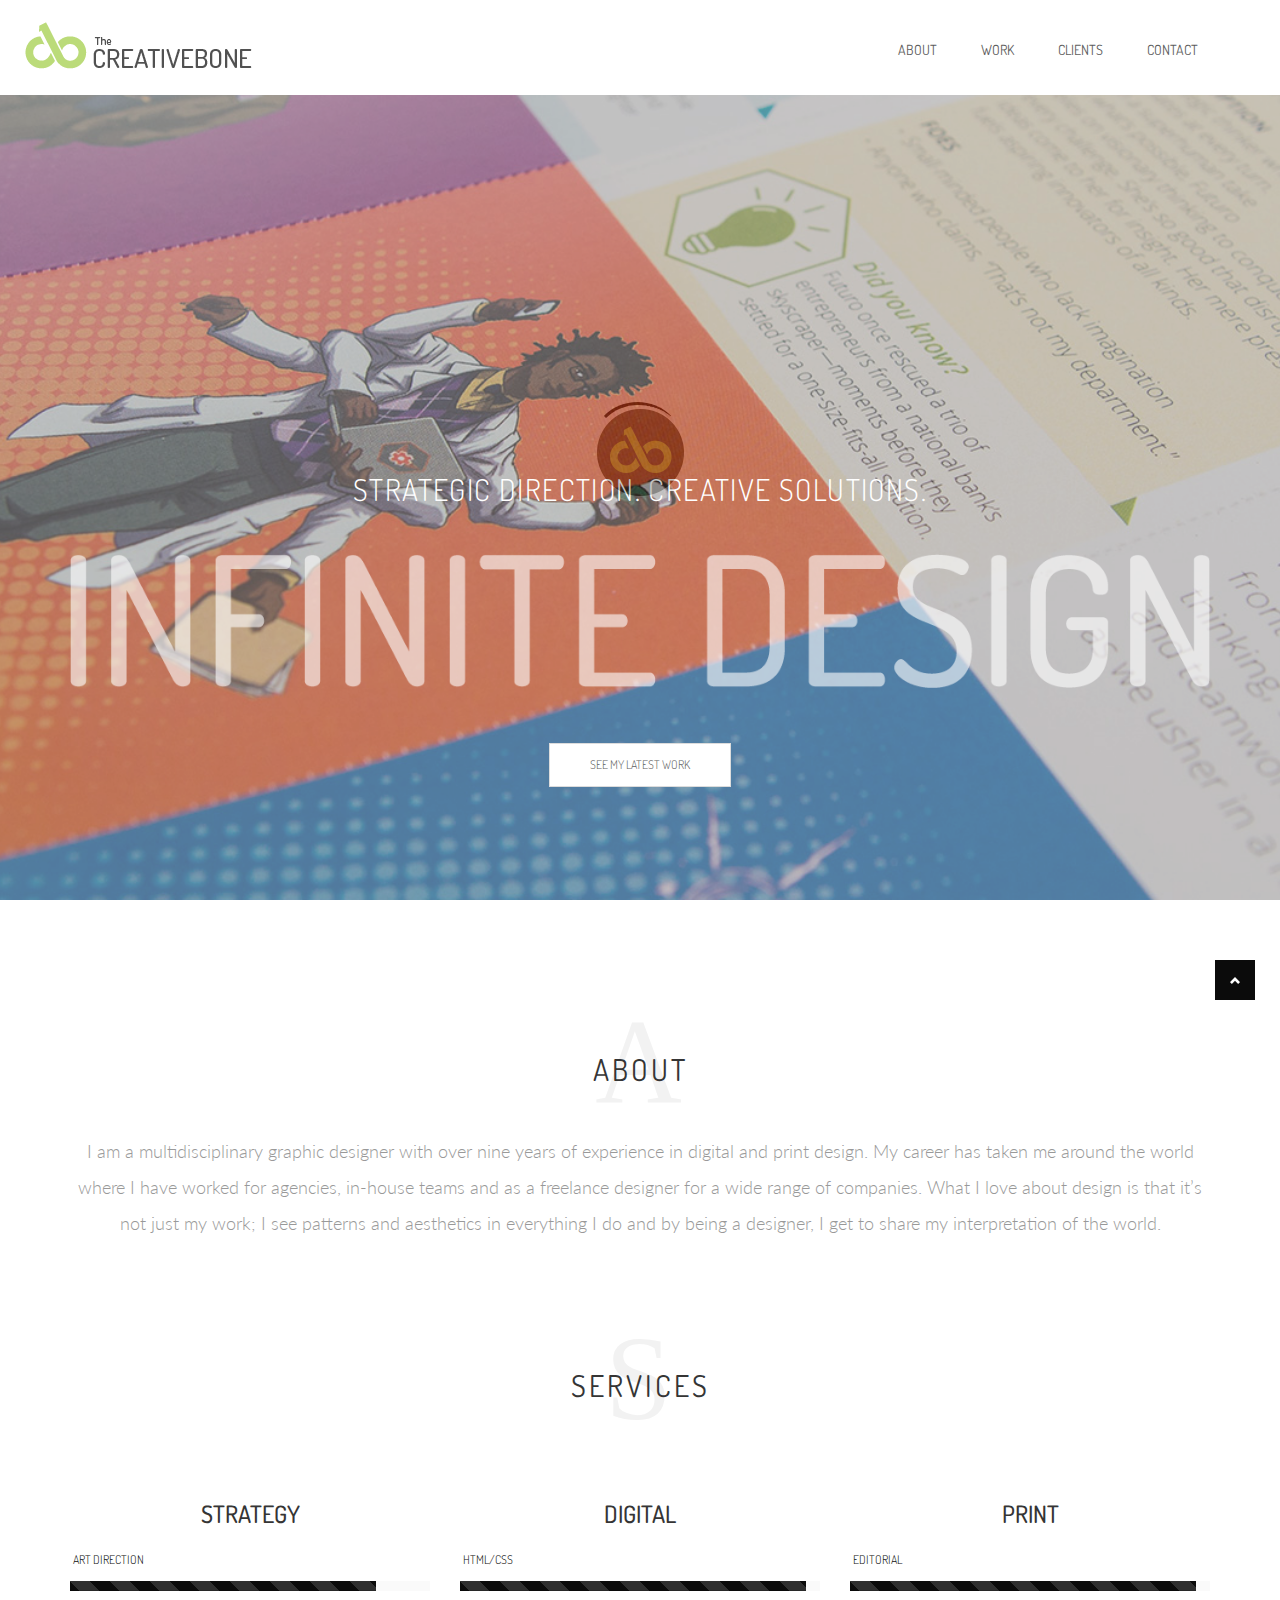
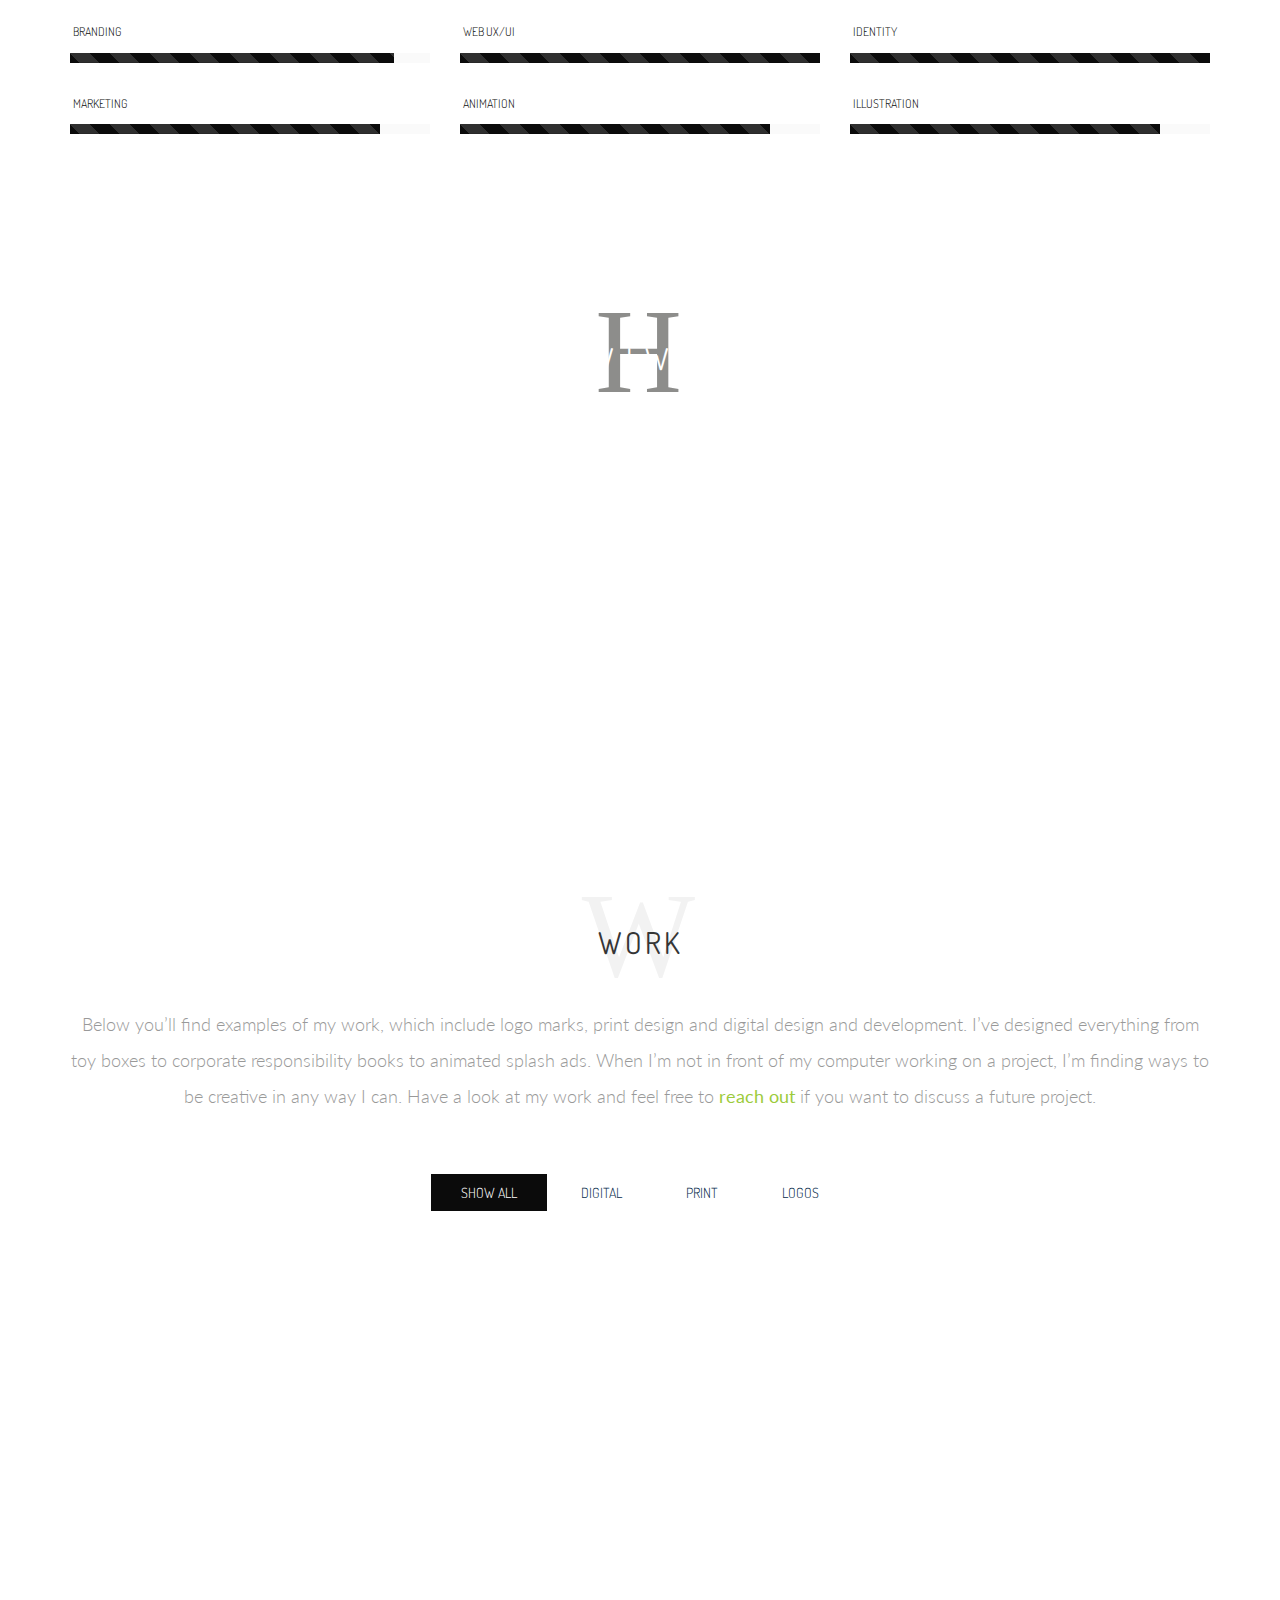
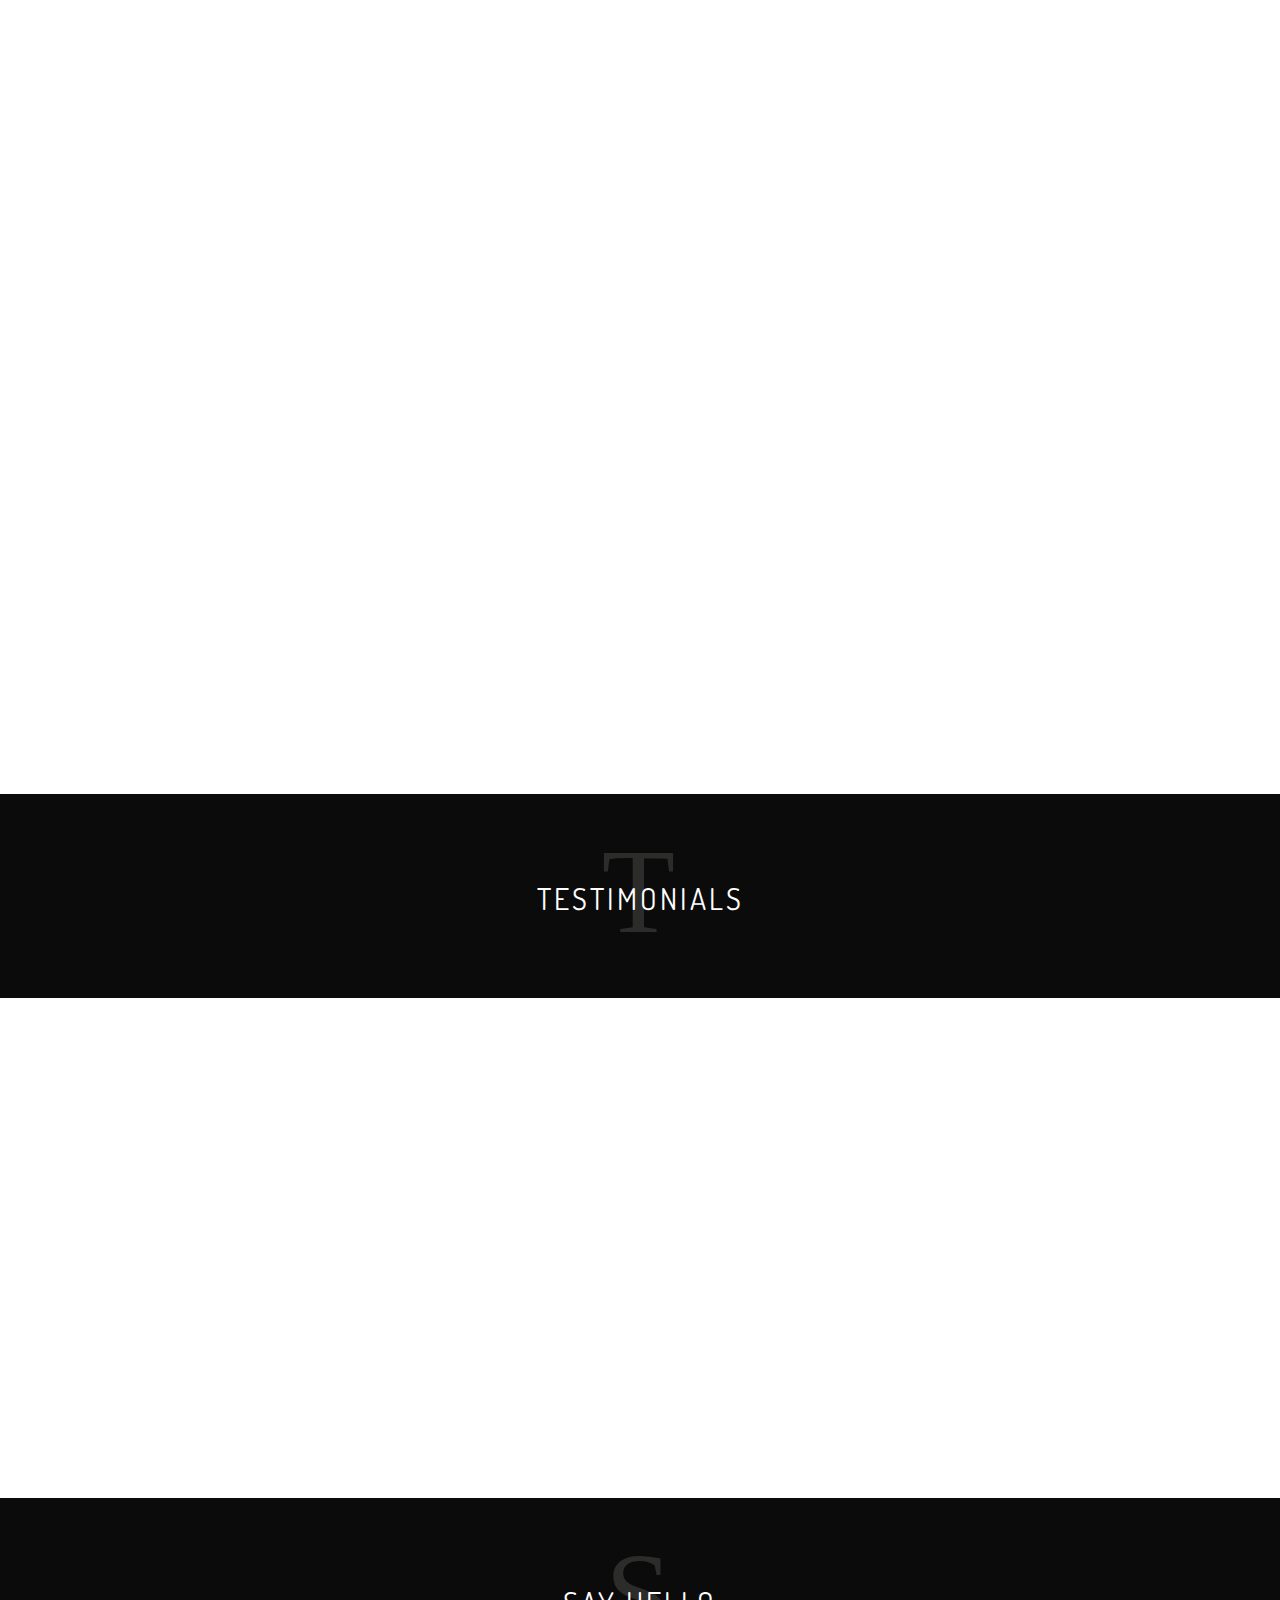
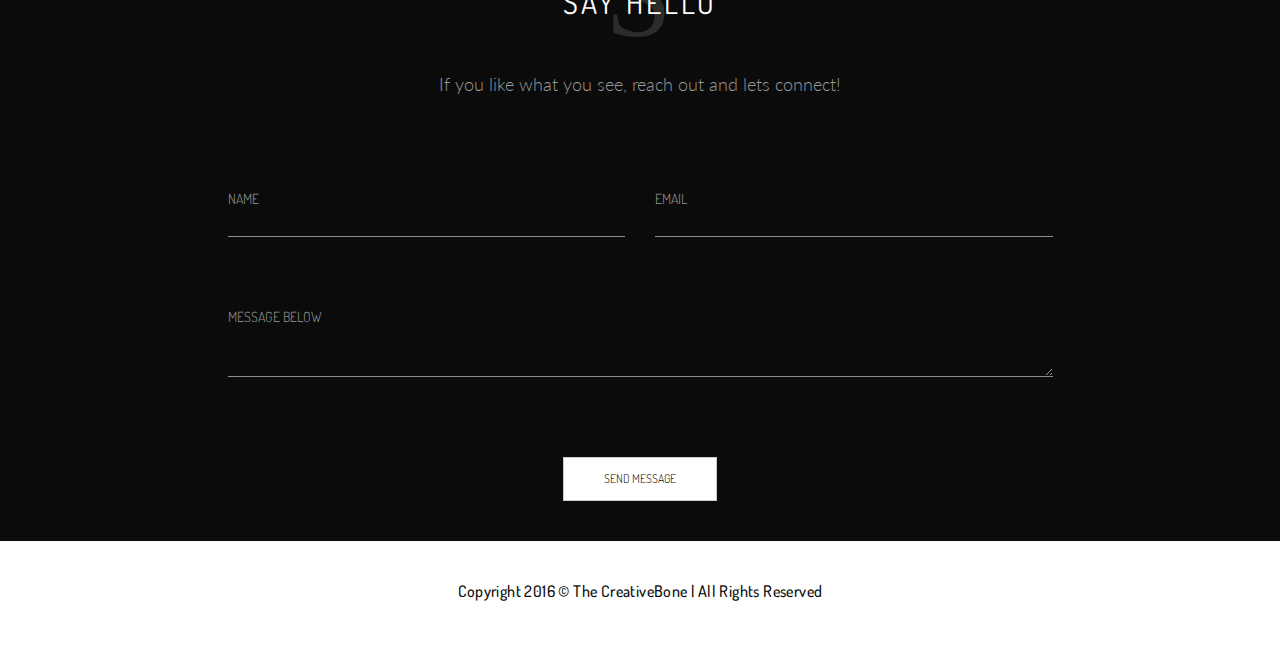
<file: index.html>
<!DOCTYPE html>
<!--[if lt IE 7 ]><html class="ie ie6" lang="en"> <![endif]-->
<!--[if IE 7 ]><html class="ie ie7" lang="en"> <![endif]-->
<!--[if IE 8 ]><html class="ie ie8" lang="en"> <![endif]-->
<!--[if (gte IE 9)|!(IE)]><!--><html lang="en"> <!--<![endif]-->

<head>

    <meta charset="utf-8">
    <meta http-equiv="X-UA-Compatible" content="IE=edge">
    <meta name="viewport" content="width=device-width, initial-scale=1, maximum-scale=1">
    <meta name="description" content="">
    <meta name="author" content="">

    <title>The CreativeBone | Web, print and logo designer based in Portland, Oregon</title>

    <!-- Favicons
    ================================================== -->
    <link rel="shortcut icon" type="image/x-icon" href="/favicon.ico">
    <link rel="apple-touch-icon" href="images/apple-touch-icon.png">
    <link rel="apple-touch-icon" sizes="72x72" href="images/apple-touch-icon-72x72.png">
    <link rel="apple-touch-icon" sizes="114x114" href="images/apple-touch-icon-114x114.png">

    <!-- Core CSS -->
    <link href="css/bootstrap.css" rel="stylesheet">
    <link href="css/extralayers.css" rel="stylesheet">
    <link href="css/animate.css" rel="stylesheet">
    <link href="css/carousel.css" rel="stylesheet">
    <link href="css/owl-carousel.css" rel="stylesheet">
    <link href="css/et-line.css" rel="stylesheet">
    <link href="style.css" rel="stylesheet">

    <!-- Custom CSS -->
    <link href="css/custom.css" rel="stylesheet">

    <!-- PORTFOLIO AND LIGHTBOX SETTINGS -->
    <link href="bfassets/css/bootFolio.css" rel="stylesheet">
    <link href="bfassets/css/prettyPhoto.css" rel="stylesheet">

    <!-- SLIDER REVOLUTION 4.x CSS SETTINGS -->
    <link rel="stylesheet" type="text/css" href="css/extralayers.css" media="screen" /> 
    <link rel="stylesheet" type="text/css" href="rs-plugin/css/settings.css" media="screen" />

    <!-- HTML5 Shim and Respond.js IE8 support of HTML5 elements and media queries -->
    <!-- WARNING: Respond.js doesn't work if you view the page via file:// -->

    <!--[if lt IE 9]>
        <script src="https://oss.maxcdn.com/libs/html5shiv/3.7.0/html5shiv.js"></script>
        <script src="https://oss.maxcdn.com/libs/respond.js/1.4.2/respond.min.js"></script>
    <![endif]-->
<script>
  (function(i,s,o,g,r,a,m){i['GoogleAnalyticsObject']=r;i[r]=i[r]||function(){
  (i[r].q=i[r].q||[]).push(arguments)},i[r].l=1*new Date();a=s.createElement(o),
  m=s.getElementsByTagName(o)[0];a.async=1;a.src=g;m.parentNode.insertBefore(a,m)
  })(window,document,'script','//www.google-analytics.com/analytics.js','ga');

  ga('create', 'UA-75818786-1', 'auto');
  ga('send', 'pageview');

</script>

</head>
<body>

    <div id="preloader">
        <div id="spinner"></div>
        <img class="preloader" src="images/loader.gif" alt="">
    </div><!-- end loader -->
    
    <div class="wrapper">

        <div id="opensearch" class="collapse myform">
            <div class="container-fluid ">
                <div class="topbar">
                    <form role="search" action="#" class="search_form_top" method="get">
                        <input type="text" placeholder="What are you looking for?" name="s" class="form-control" autocomplete="off">
                    </form>
                </div>
            </div>
        </div>

        <header class="header">
            <div id="multimenu" class="menu-wrapper">
                <nav class="navbar yamm navbar-default" role="navigation">
                    <div class="container-fluid">
                        <div class="navbar-header">
                            <button type="button" class="navbar-toggle collapsed" data-toggle="collapse" data-target="#navbar" aria-expanded="false" aria-controls="navbar">
                                <span class="sr-only">Toggle navigation</span>
                                <span class="fa fa-bars"></span>
                            </button>
                            <a class="navbar-brand" href="index.html"><img src="images/dlogo.png" alt=""></a>
                        </div>
                        <div id="navbar" class="navbar-collapse collapse">
                            <ul class="nav navbar-nav navbar-right">
                                <li><a data-scroll href="index.html#about">About</a></li>
                                <li><a data-scroll href="index.html#works">Work</a></li>
                                <li><a data-scroll href="index.html#clients">Clients</a></li>
                                <li><a data-scroll href="#contact">Contact</a></li>
                            </ul>
                        </div><!--/.nav-collapse -->
                    </div><!--/.container-fluid -->
                </nav>
            </div><!-- end menu-wrapper -->
        </header><!-- end header -->
        
        <section class="fullscreen section-parallax" style="background-image: url('images/ccu_banner.jpg');" data-stellar-background-ratio="" data-stellar-vertical-offset="">
            <div class="parallax-text">
            <div class="container">
                <div class="general-content">
                    <div class="parallax-text">
                        <h1 class="noborder"> Strategic direction. Creative solutions. </h1>
                        <img src="images/parallax-text.png" alt="" class="img-responsive">
                        <a href="index.html#works" title="" class="btn btn-default btn-lg">See my latest work</a>
                    </div><!-- end text -->
                </div><!-- end general -->
            </div><!-- end container -->
            </div><!-- end parallax-text -->
        </section><!-- end full -->

        <section id="about" class="section-w clearfix">
            <div class="container">
                <div class="section-title text-center">
                    <h3><span class="font-backend">A</span>About</h3>
                    <p class="lead">I am a multidisciplinary graphic designer with over nine years of experience in digital and print design. My career has taken me around the world where I have worked for agencies, in-house teams and as a freelance designer for a wide range of companies. What I love about design is that it’s not just my work; I see patterns and aesthetics in everything I do and by being a designer, I get to share my interpretation of the world.</p>
                </div><!-- end sectiontitle -->
            </div><!-- end container -->
        </section><!-- end section -->


        <section id="Services" class="section-w clearfix">
            <div class="container">
                <div class="section-title text-center">
                    <h3><span class="font-backend">S</span>Services</h3>
                </div><!-- end sectiontitle -->
                <div class="row section-wrapper">
                    <div class="col-md-4 col-sm-4 col-xs-12">
                            <div class="skills">
                            <H3 class="text-center">Strategy</H3>
                            <p>Art direction</p>
                            <div class="progress progress-striped active">
                                <div class="progress-bar progress-bar-striped" role="progressbar" data-transitiongoal="85"></div>
                            </div>
                            <p>Branding</p>
                            <div class="progress progress-striped active">
                                <div class="progress-bar progress-bar-striped" role="progressbar" data-transitiongoal="90"></div>
                            </div>
                            <p>Marketing</p>
                            <div class="progress progress-striped active">
                                <div class="progress-bar progress-bar-striped" role="progressbar" data-transitiongoal="86"></div>
                            </div>
                        </div><!-- end skills -->
                    </div><!-- end col -->
                    <div class="col-md-4 col-sm-4 col-xs-12">
                            <div class="skills">
                            <H3 class="text-center">Digital</H3>
                            <p>HTML/CSS</p>
                            <div class="progress progress-striped active">
                                <div class="progress-bar progress-bar-striped" role="progressbar" data-transitiongoal="96"></div>
                            </div>
                            <p>Web UX/UI</p>
                            <div class="progress progress-striped active">
                                <div class="progress-bar progress-bar-striped" role="progressbar" data-transitiongoal="100"></div>
                            </div>
                            <p>Animation</p>
                            <div class="progress progress-striped active">
                                <div class="progress-bar progress-bar-striped" role="progressbar" data-transitiongoal="86"></div>
                            </div>
                        </div><!-- end skills -->
                    </div><!-- end col -->
                    <div class="col-md-4 col-sm-4 col-xs-12">
                            <div class="skills">
                            <H3 class="text-center">Print</H3>
                            <p>Editorial</p>
                            <div class="progress progress-striped active">
                                <div class="progress-bar progress-bar-striped" role="progressbar" data-transitiongoal="96"></div>
                            </div>
                            <p>Identity</p>
                            <div class="progress progress-striped active">
                                <div class="progress-bar progress-bar-striped" role="progressbar" data-transitiongoal="100"></div>
                            </div>
                            <p>Illustration</p>
                            <div class="progress progress-striped active">
                                <div class="progress-bar progress-bar-striped" role="progressbar" data-transitiongoal="86"></div>
                            </div>
                        </div><!-- end skills -->
                    </div><!-- end col -->
                </div><!-- end row -->
            </div><!-- end container -->
        </section><!-- end section -->

        <section class="section-parallax" style="background-image: url('images/headphones.jpg');" data-stellar-background-ratio="" data-stellar-vertical-offset="">
            <div class="container">
                <div class="section-title text-center">
                    <h3><span class="font-backend">H</span>How I work</h3>
                </div><!-- end sectiontitle -->
                <div class="section-wrapper">
                    <div class="row">
                        <div class="col-md-4 col-sm-4 col-xs-12">
                            <div class="fun-facts text-center">
                                <i class="fa fa-compass fa-2x fa-inverse"></i>
                                <h3>Strategic direction</h3>
                                <p class="lead-small">Before jumping into a new project, I take the time to listen to the client, review creative briefs and ask important questions to learn more about the industry, competition, goals, etc. Then I start researching, mind-mapping and sketching. I like to explore a wide-range of options before zeroing in on a potential strategic direction.</p>
                            </div><!-- end service-box -->
                        </div><!-- end col -->
                        <div class="col-md-4 col-sm-4 col-xs-12">
                            <div class="fun-facts text-center">
                                <i class="fa fa-cogs fa-2x fa-inverse"></i>
                                <h3>Creative solutions</h3>
                                <p class="lead-small">By knowing my limitations and using my network of developers and artists, I’m able to find creative solutions no matter how complex the project is. I also allow flexibility so I’m not restrained by the original direction and I keep an open dialogue with the client throughout the entire process so that the final product will hopefully exceed the initial objective.</p>
                            </div><!-- end service-box -->
                        </div><!-- end col -->
                        <div class="col-md-4 col-sm-4 col-xs-12">
                            <div class="fun-facts text-center">
                                <i class="fa fa-magic fa-2x fa-inverse"></i>
                                <h3>Infinite design</h3>
                                <p class="lead-small">I approach every design project with the mindset of finding solutions that hold up to the test of time and outlast any current design trends. This is achieved by honing in on what is important to the client and the end user on a fundamental level. I strive to provide excellent craftsmanship on every design project and I do it with energy and enthusiasm.</p>
                            </div><!-- end service-box -->
                        </div><!-- end col -->
                    </div><!-- end row -->
                </div>
            </div><!-- end page_header -->
        </section><!-- end section -->

        <section id="works" class="section-g clearfix">
            <div class="container">
                <div class="section-title text-center">
                    <h3><span class="font-backend">W</span>Work</h3>
                    <p class="lead">Below you’ll find examples of my work, which include logo marks, print design and digital design and development. I’ve designed everything from toy boxes to corporate responsibility books to animated splash ads. When I’m not in front of my computer working on a project, I’m finding ways to be creative in any way I can. Have a look at my work and feel free to <a href="mailto:ryan@thecreativebone.com">reach out</a> if you want to discuss a future project.</p>
                </div><!-- end sectiontitle -->
            </div><!-- end container -->
            <div id="second" class="bf fullwidth row">
                <!-- bootFolio category filter -->
                <div class="section-wrapper">
                    <ul class="filter">
                        <li><a data-cat="all" href="#" class="active">Show All</a></li>
                        <li><a data-cat="cat1" href="#">Digital</a></li>
                        <li><a data-cat="cat2" href="#">Print</a></li>
                        <li><a data-cat="cat3" href="#">Logos</a></li>
                    </ul>
                </div>
                <!-- bootFolio Items -->
                <ul id="grid-four-col-portfolio" class="items">
                    <!-- single item -->
                    <li class="cat2">
                        <div class="bf-single-item wow fadeIn">
                            <img src="images/ccu-thumbnail.jpg" alt="Columbia Credit Union">
                            <div class="caption">
                                <div class="cap-in">
                                    <p><a href="columbia-credit-union.html">Columbia Credit Union</a></p>
                                </div>
                            </div>
                        </div>
                    </li>
                    <!-- single item -->  
                    <li class="cat2 cat1">
                        <div class="bf-single-item wow fadeIn">
                            <img src="images/raytheon-thumbnail.jpg" alt="">
                            <div class="caption">
                                <div class="cap-in">
                                    <p><a href="raytheon.html">Raytheon</a></p>
                                </div>
                            </div>
                        </div>
                    </li>
                    <!-- single item -->          
                    <li class="cat2">
                        <div class="bf-single-item wow fadeIn">
                            <img src="images/litarts-thumbnail.jpg" alt="">
                            <div class="caption">
                                <div class="cap-in">
                                    <p><a href="literary-arts.html">Literary Arts</a></p>
                                </div>
                            </div>
                        </div>
                    </li>
                    <!-- single item -->     
                    <li class="cat2">
                        <div class="bf-single-item wow fadeIn">
                            <img src="images/blackbelt-thumbnail.jpg" alt="">
                            <div class="caption">
                                <div class="cap-in">
                                    <p><a href="blackbelt.html">AHA Blackbelt</a></p>
                                </div>
                            </div>
                        </div>
                    </li>
                    <!-- single item -->   
                    <li class="cat1 cat2">
                        <div class="bf-single-item wow fadeIn">
                            <img src="images/hp-thumbnail.jpg" alt="">
                            <div class="caption">
                                <div class="cap-in">
                                    <p><a href="hewlett-packard">HP/HPE</a></p>
                                </div>
                            </div>
                        </div>
                    </li>
                    <!-- single item -->  
                    <li class="cat2">
                        <div class="bf-single-item wow fadeIn">
                            <img src="images/janrain-thumbnail.jpg" alt="">
                            <div class="caption">
                                <div class="cap-in">
                                    <p><a href="janrain.html">Janrain</a></p>
                                </div>
                            </div>
                        </div>
                    </li>
                    <!-- single item -->  
                    <li class="cat1">
                        <div class="bf-single-item wow fadeIn">
                            <img src="images/li-thumbnail.jpg" alt="">
                            <div class="caption">
                                <div class="cap-in">
                                    <p><a href="lange-international.html">Lange International</a></p>
                                </div>
                            </div>
                        </div>
                    </li>
                    <!-- single item -->  
                    <li class="cat1">
                        <div class="bf-single-item wow fadeIn">
                            <img src="images/lcep-thumbnail.jpg" alt="">
                            <div class="caption">
                                <div class="cap-in">
                                    <p><a href="lower-columbia-estuary-project.html">Lower Columbia Estuary Project</a></p>
                                </div>
                            </div>
                        </div>
                    </li>
                    <!-- single item -->  

                    <li class="cat1 cat2">
                        <div class="bf-single-item wow fadeIn">
                            <img src="images/cc-thumbnail.jpg" alt="">
                            <div class="caption">
                                <div class="cap-in">
                                    <p><a href="crowd-compass.html">Crowd Compass</a></p>
                                </div>
                            </div>
                        </div>
                    </li>
                    <!-- single item -->   
                    <li class="cat1 cat2">
                        <div class="bf-single-item wow fadeIn">
                            <img src="images/praxis-thumbnail.jpg" alt="">
                            <div class="caption">
                                <div class="cap-in">
                                    <p><a href="praxis.html">Praxis</a></p>
                                </div>
                            </div>
                        </div>
                    </li>
                    <!-- single item -->   
                    <li class="cat2">
                        <div class="bf-single-item wow fadeIn">
                            <img src="images/cat-thumbnail.jpg" alt="">
                            <div class="caption">
                                <div class="cap-in">
                                    <p><a href="caterpillar.html">Caterpillar</a></p>
                                </div>
                            </div>
                        </div>
                    </li>
                    <!-- single item -->   
                    <li class="cat3">
                        <div class="bf-single-item wow fadeIn">
                            <img src="images/logo-thumbnail.jpg" alt="">
                            <div class="caption">
                                <div class="cap-in">
                                    <p><a href="logos.html">Logos</a></p>
                                </div>
                            </div>
                        </div>
                    </li>
                    <!-- single item -->  
                </ul>
            </div>
        </section><!-- end section white -->
        <section id="clients" class="section-d clearfix">
            <div class="container">
                <div class="section-title text-center">
                    <h3><span class="font-backend">T</span>Testimonials</h3>
                </div><!-- end sectiontitle -->
            </div>
        </section><!-- end section -->

        <section class="section-parallax" style="background-image: url('images/me-working.jpg');" data-stellar-background-ratio="" data-stellar-vertical-offset="">
            <div class="container">
                <div class="section-wrapper">
                    <div class="row">
                        <div class="col-lg-12 col-lg-offset-0">
                            <div id="testimonial" class="text-center clearfix">
                                <div class="owl-item">
                                    <h3>Dr. Caroline Austin <br><small>Assistant Professor of Marketing at Montana State University</small></h3>
                                    <p class="lead-small">"Ryan is a pleasure to work with — he’s really smart and creative, he’s conscientious about communication, meetings and deadlines, and on top of all that, he’s a genuinely nice person who’s fun to spend time with. I first met him as my student, and have subsequently worked with him as a close collaborator on a long-term documentary film. He helped with logistics & research, with still and video photography, and with all the graphic design for the promotional materials and packaging. When I couldn’t attend the premiere of the film, I asked Ryan to go in my place, since I knew he had the knowledge and poise to represent what we had done. I’ll hire him again when I get the chance!"</p>
                                </div><!-- end owl -->
                                        
                                <div class="owl-item">
                                    <h3>Melissa Sommerville<br><small>Founder of Hike Bozeman</small></h3>
                                    <p class="lead-small">"Ryan is not only a gifted artist, he’s a good person. He worked on two projects for me during his senior year at Montana State University; his portfolio and professional manner were already impressive. He listens carefully and offers thoughtful suggestions, is very patient, and in a short time transformed the rough concepts rattling about in my head into several stunning graphics."</p>
                                </div><!-- end owl -->

                                <div class="owl-item">
                                    <h3>Matthew Barbour<br><small>Owner of Black Rhino Ventures</small></h3>
                                    <p class="lead-small">"Thank you for the excellent work on my brochure and logo. I knew that giving you creative license would result in the best possible product. So many in your industry fail to listen to their client’s needs but you were different. The fact that you nailed the brochure in one take is extraordinary. I have often needed 3 options and countless revisions to achieve the result that I received from you in one. Thank you for an expediency that is often lacking as well. Far too often, schedules suffer to creativity but your approach was a perfect combination of the two. I can’t say enough about your services and I look forward to working with you in the future.”</p>
                                </div><!-- end owl -->
                            </div><!-- end testimonials -->
                        </div><!-- end col -->
                    </div><!-- end row -->
                </div><!-- end section-wrapper -->
            </div><!-- end page_header -->
        </section><!-- end section -->
        <section id="contact" class="section-d clearfix">
            <div class="container">
                <div class="section-title text-center">
                    <h3><span class="font-backend">S</span>Say Hello</h3>
                    <p class="lead">If you like what you see, reach out and lets connect!</p>
                </div><!-- end sectiontitle -->

                <div class="section-wrapper row">
                    <div class="contact_form col-lg-10 col-lg-offset-1 col-md-10 col-md-offset-1">
                    <div id="message"></div>
                        <form id="contactform" action="contact.php" name="contactform" method="post">
                            <div class="col-lg-6 col-md-6 col-sm-6 col-xs-12">
                                <input type="text" name="name" id="name" class="form-control" placeholder="Name"> 
                            </div>
                            <div class="col-lg-6 col-md-6 col-sm-6 col-xs-12">
                                <input type="text" name="email" id="email" class="form-control" placeholder="Email"> 
                            </div>
                            <div class="col-lg-12 col-md-12 col-sm-12 col-xs-12">
                                <textarea class="form-control" name="comments" id="comments" rows="6" placeholder="Message Below"></textarea>
                            </div>
                            <div class="col-lg-12 col-md-12 col-sm-12 col-xs-12 text-center">
                                <button type="submit" value="SEND" id="submit" class="btn btn-default btn-lg">SEND MESSAGE</button>
                            </div>
                        </form> 
                    </div> <!-- end contact_widget -->
                </div><!-- end section-wrapper -->

            </div><!-- end container -->
        </section><!-- end section -->       
        <div class="copyrights">
            <div class="container">
                <div class="col-lg-12 col-md-12 col-sm-12 col-xs-12">
                    <p>Copyright 2016 ©  The CreativeBone | All Rights Reserved</p>
                </div><!-- end col-lg-4 -->
            </div><!-- end container -->
        </div><!-- end copyrights -->

        <div class="dmtop">Scroll to Top</div>
    </div><!-- end wrapper -->
    
    <!-- jQuery -->
    <script src="js/jquery.js"></script>
    <!-- Bootstrap JS -->
    <script src="js/bootstrap.min.js"></script>    
    <!-- Menu Display -->
    <script src="js/menu.js"></script>
    <!-- Retina Display -->
    <script src="js/retina.js"></script>
    <!-- CSS3 Animations -->
    <script src="js/wow.js"></script>
    <!-- Parallax -->
    <script src="js/jquery.stellar.js"></script>
    <!-- Contact Form -->
    <script src="js/jquery.jigowatt.js"></script>
    <!-- Parallax -->
    <script src="js/smooth-scroll.js"></script>
    <!-- Carousel -->
    <script src="js/owl.carousel.js"></script>
    <script src="js/owl-scripts.js"></script>
    <!-- Verttical Carousel -->
    <script src="js/jquery.bxslider.js"></script>
    <!-- Skills Bar -->
    <script src="js/progressbar.js"></script>
    <!-- Lightbox Scripts -->
    <script src="bfassets/js/jquery.prettyPhoto.js"></script>
    <!-- Onepage Scripts -->
    <script src="js/onepage-scripts.js"></script>
    <!-- Bfassets Portfolio and Lightbox -->
    <script src="bfassets/js/jquery.bootFolio.js"></script>
    <script type="text/javascript">
    $(document) .ready(function () {
        $("#second").bootFolio({
            bfLayout: "bflayhover",
            bfFullWidth:"box", 
            bfHover: "bfhover4",
            bfAnimation: "scale",
            bfSpace: "space",
            bfAniDuration: 500,
            bfCaptioncolor: "#020202",
            bfTextcolor:"#ffffff",
            bfTextalign:"center",
            bfNavalign:"center"
        });
        });
    </script>
    <!-- SuperSlides SCRIPTS  -->
    <script src="js/jquery.superslides.min.js"></script>   
    <script>
    (function($) {
        $('.general-section').height();
    })(jQuery);
    </script>

</body>
</html>
</file>
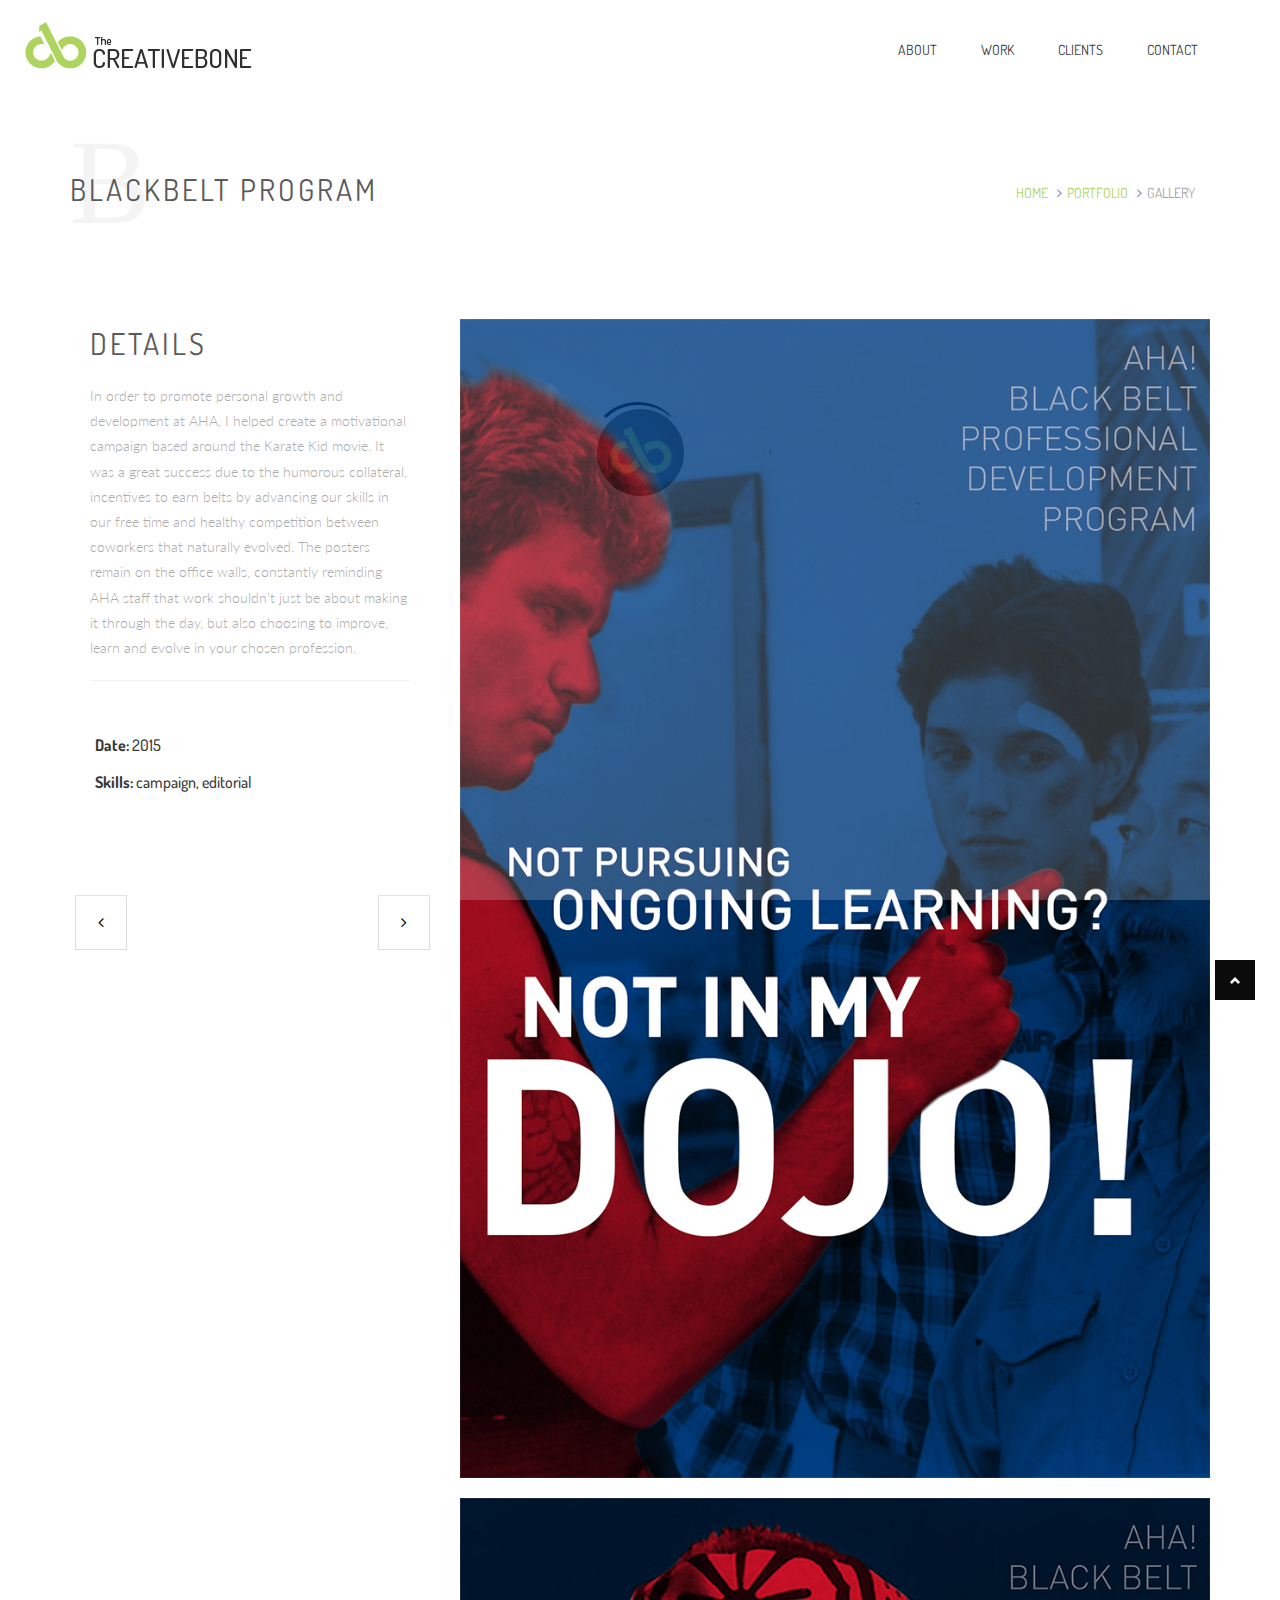
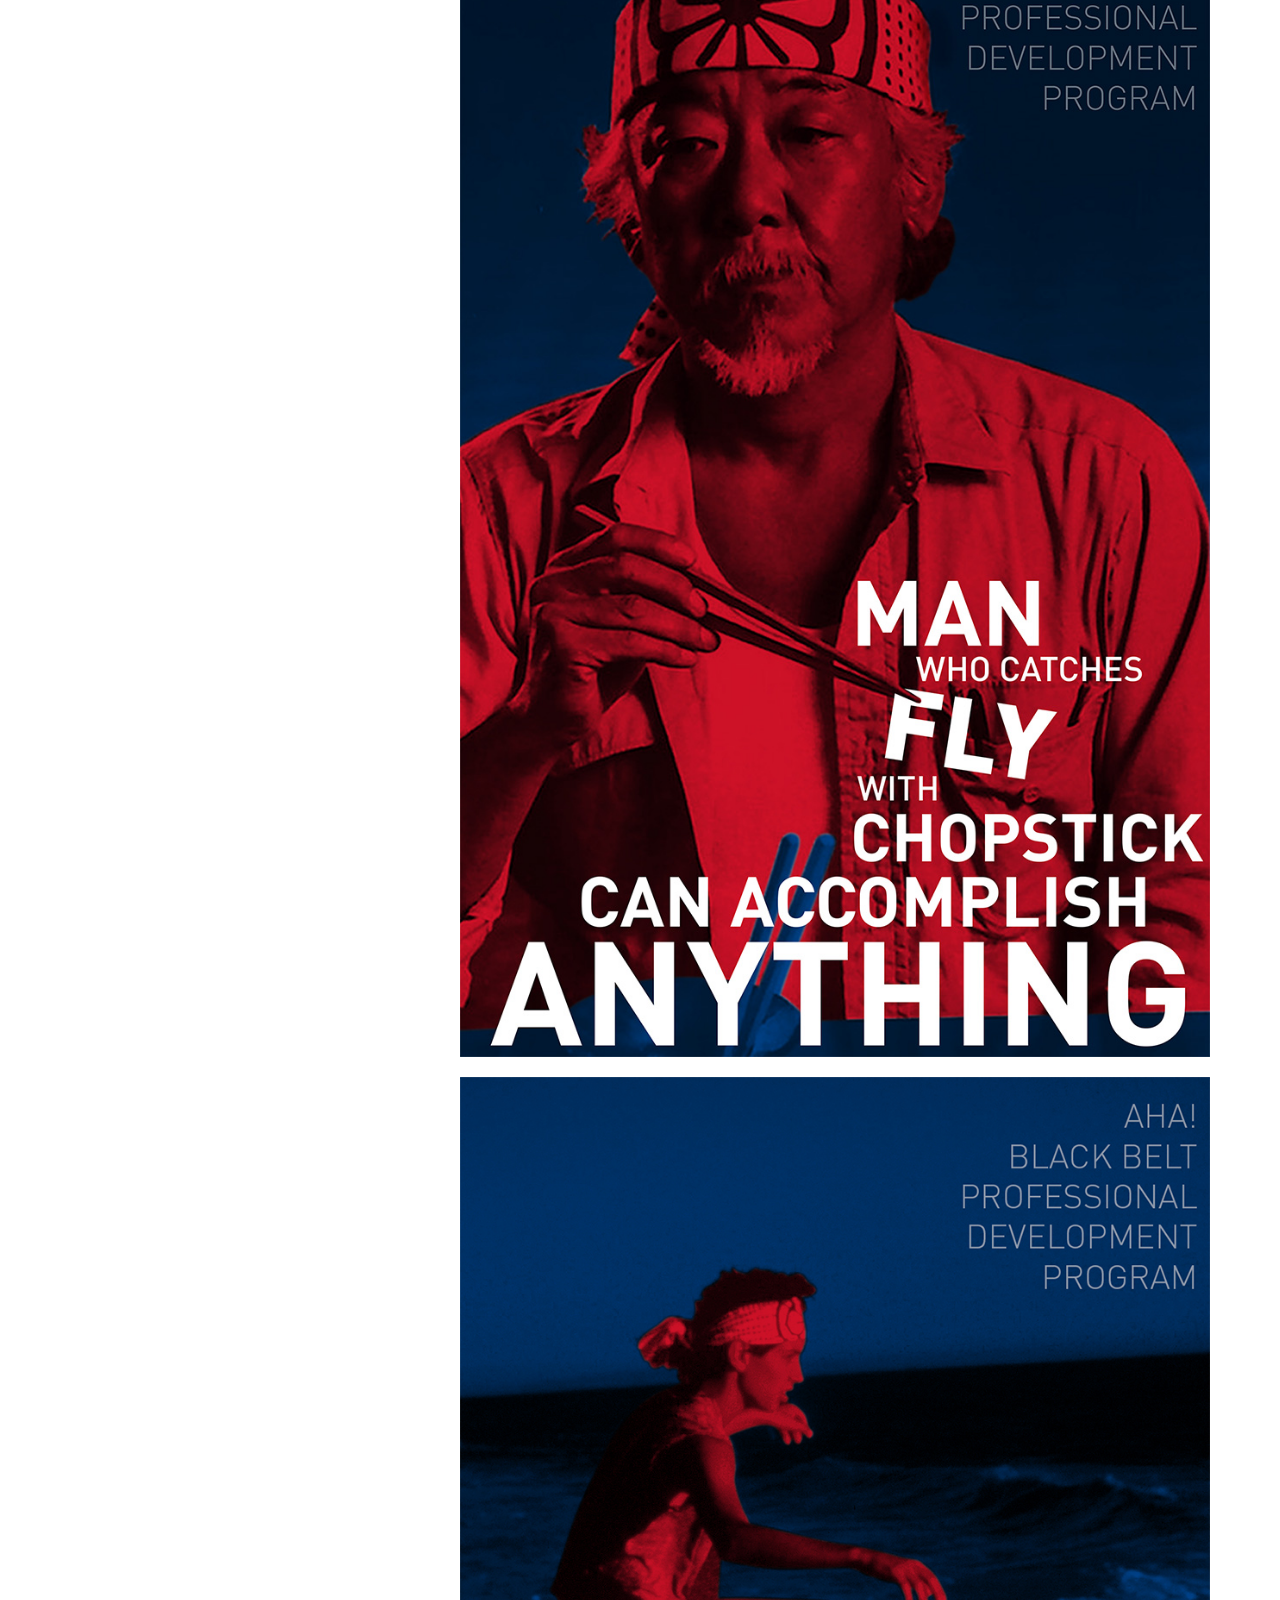
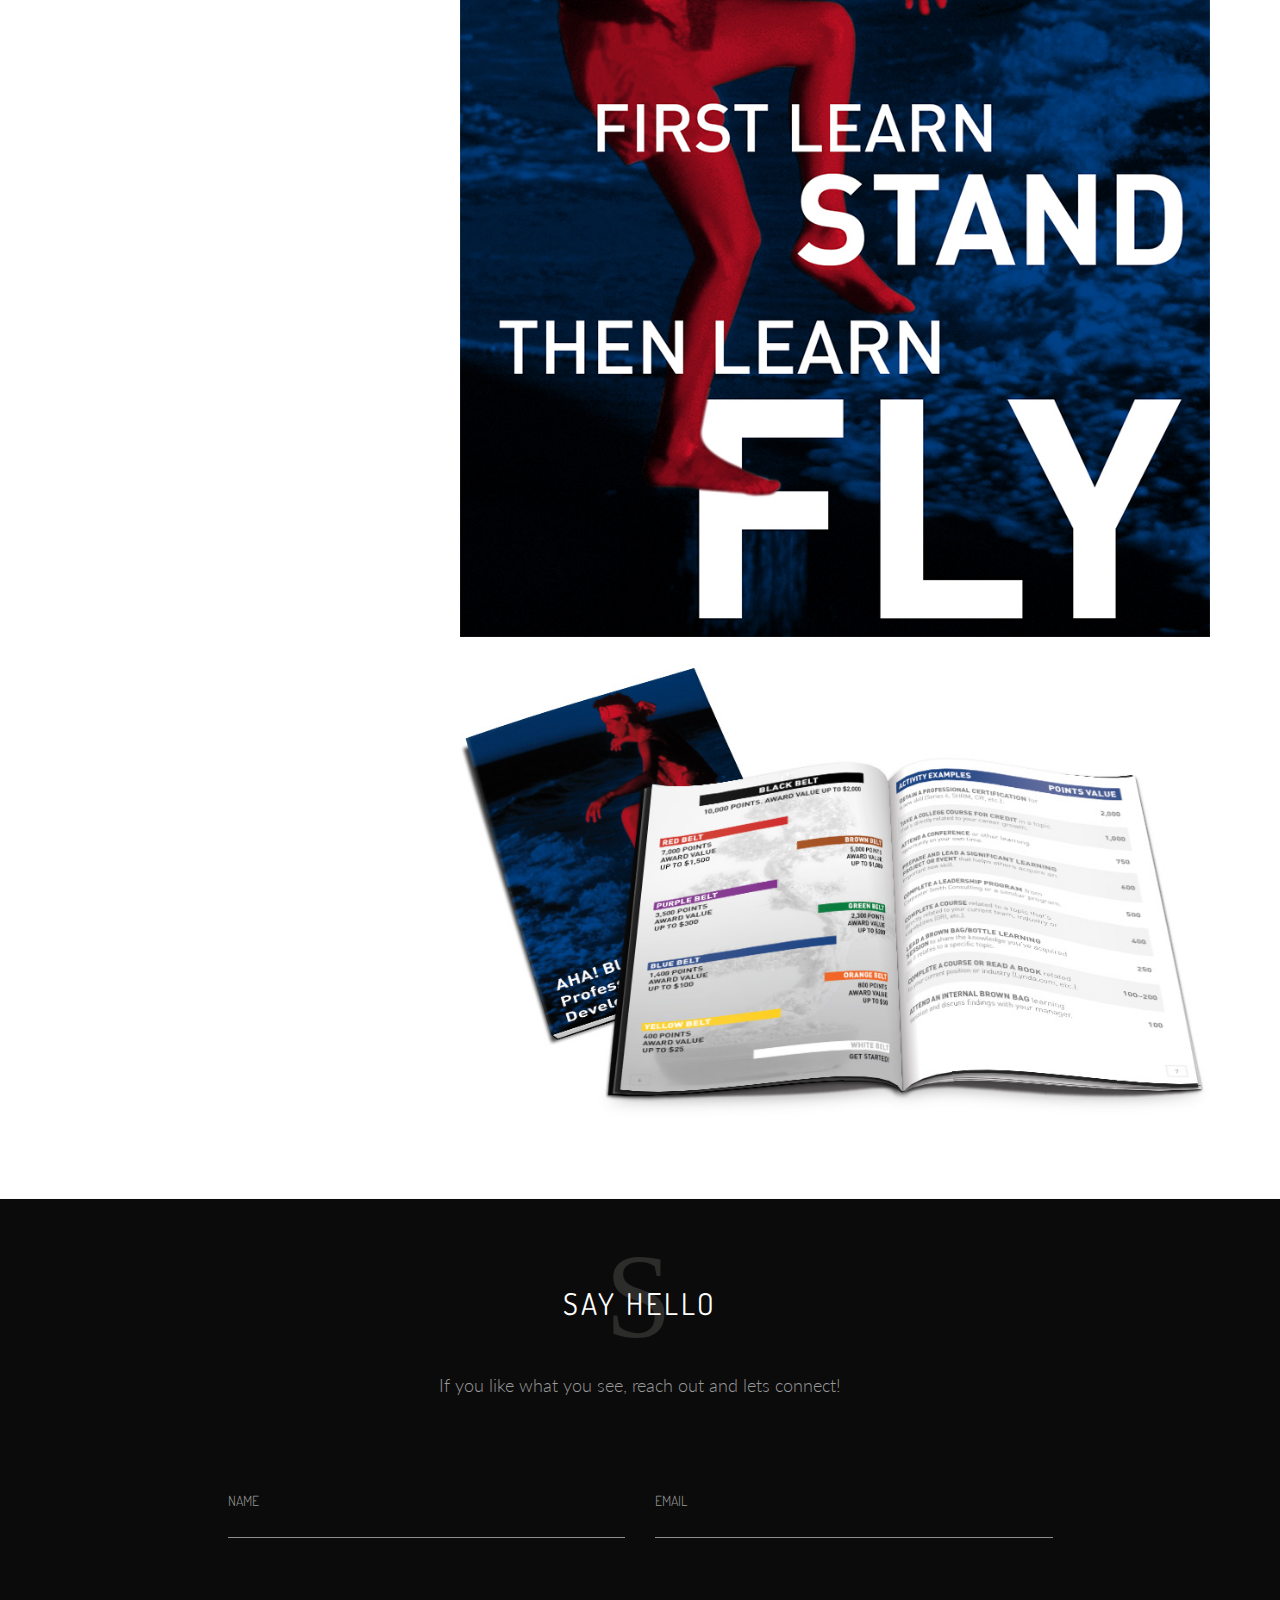
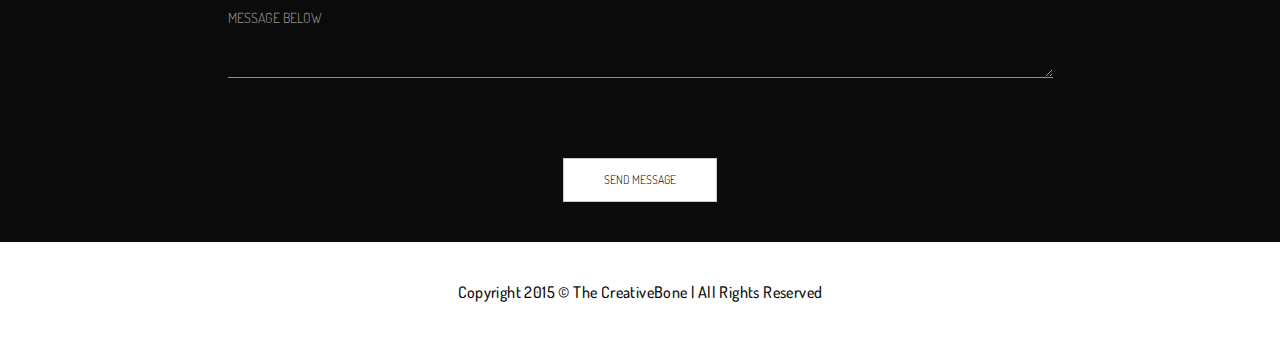
<file: blackbelt.html>
<!DOCTYPE html>
<!--[if lt IE 7 ]><html class="ie ie6" lang="en"> <![endif]-->
<!--[if IE 7 ]><html class="ie ie7" lang="en"> <![endif]-->
<!--[if IE 8 ]><html class="ie ie8" lang="en"> <![endif]-->
<!--[if (gte IE 9)|!(IE)]><!--><html lang="en"> <!--<![endif]-->

<head>

    <meta charset="utf-8">
    <meta http-equiv="X-UA-Compatible" content="IE=edge">
    <meta name="viewport" content="width=device-width, initial-scale=1, maximum-scale=1">
    <meta name="description" content="">
    <meta name="author" content="">

    <title>The CreativeBone | Web, print and logo designer based in Portland, Oregon</title>

    <!-- Favicons
    ================================================== -->
    <link rel="shortcut icon" type="image/x-icon" href="/favicon.ico">
    <link rel="apple-touch-icon" href="images/apple-touch-icon.png">
    <link rel="apple-touch-icon" sizes="72x72" href="images/apple-touch-icon-72x72.png">
    <link rel="apple-touch-icon" sizes="114x114" href="images/apple-touch-icon-114x114.png">

    <!-- Core CSS -->
    <link href="css/bootstrap.css" rel="stylesheet">
    <link href="css/extralayers.css" rel="stylesheet">
    <link href="css/animate.css" rel="stylesheet">
    <link href="css/carousel.css" rel="stylesheet">
    <link href="css/owl-carousel.css" rel="stylesheet">
    <link href="css/et-line.css" rel="stylesheet">
    <link href="style.css" rel="stylesheet">

    <!-- Custom CSS -->
    <link href="css/custom.css" rel="stylesheet">

    <!-- PORTFOLIO AND LIGHTBOX SETTINGS -->
    <link href="bfassets/css/bootFolio.css" rel="stylesheet">
    <link href="bfassets/css/prettyPhoto.css" rel="stylesheet">

    <!-- HTML5 Shim and Respond.js IE8 support of HTML5 elements and media queries -->
    <!-- WARNING: Respond.js doesn't work if you view the page via file:// -->

    <!--[if lt IE 9]>
        <script src="https://oss.maxcdn.com/libs/html5shiv/3.7.0/html5shiv.js"></script>
        <script src="https://oss.maxcdn.com/libs/respond.js/1.4.2/respond.min.js"></script>
    <![endif]-->
<script>
  (function(i,s,o,g,r,a,m){i['GoogleAnalyticsObject']=r;i[r]=i[r]||function(){
  (i[r].q=i[r].q||[]).push(arguments)},i[r].l=1*new Date();a=s.createElement(o),
  m=s.getElementsByTagName(o)[0];a.async=1;a.src=g;m.parentNode.insertBefore(a,m)
  })(window,document,'script','//www.google-analytics.com/analytics.js','ga');

  ga('create', 'UA-75818786-1', 'auto');
  ga('send', 'pageview');

</script>

</head>
<body>

    <div id="preloader">
        <div id="spinner"></div>
        <img class="preloader" src="images/loader.gif" alt="">
    </div><!-- end loader -->

    <div class="wrapper">

        <div id="opensearch" class="collapse myform">
            <div class="container-fluid ">
                <div class="topbar">
                    <form role="search" action="#" class="search_form_top" method="get">
                        <input type="text" placeholder="What are you looking for?" name="s" class="form-control" autocomplete="off">
                    </form>
                </div>
            </div>
        </div>

        <header class="header">
            <div id="multimenu" class="menu-wrapper">
                <nav class="navbar yamm navbar-default" role="navigation">
                    <div class="container-fluid">
                        <div class="navbar-header">
                            <button type="button" class="navbar-toggle collapsed" data-toggle="collapse" data-target="#navbar" aria-expanded="false" aria-controls="navbar">
                                <span class="sr-only">Toggle navigation</span>
                                <span class="fa fa-bars"></span>
                            </button>
                            <a class="navbar-brand" href="index.html"><img src="images/dlogo.png" alt=""></a>
                        </div>
                        <div id="navbar" class="navbar-collapse collapse">
                            <ul class="nav navbar-nav navbar-right">
                                <li><a data-scroll href="index.html#about">About</a></li>
                                <li><a data-scroll href="index.html#works">Work</a></li>
                                <li><a data-scroll href="index.html#clients">Clients</a></li>
                                <li><a data-scroll href="#contact">Contact</a></li>
                            </ul>
                        </div><!--/.nav-collapse -->
                    </div><!--/.container-fluid -->
                </nav>
            </div><!-- end menu-wrapper -->
        </header><!-- end header -->

        <section id="page-header" class="section-g clearfix">
            <div class="container">
                <div class="section-title">
                    <div class="pull-left">
                    <h3><span class="font-backend">B</span>Blackbelt Program</h3>
                    </div>

                    <div class="pull-right">
                        <div class="breadcrumb-container">
                            <ul class="breadcrumb">
                                <li><a href="index.html">Home</a></li>
                                <li><a href="index.html#works">Portfolio</a></li>
                                <li class="active">Gallery</li>
                            </ul>
                        </div>
                    </div>
                </div><!-- end sectiontitle -->       
            </div><!-- end container -->
        </section><!-- end section -->

        <section id="page-content" class="section-w clearfix">
            <div class="container">
                <div class="row">
                    <div id="post-content" class="col-md-8 col-sm-8 col-xs-12 pull-right">
                        <div class="post-media">
                            <a href="images/bb-4.jpg" data-gal="prettyPhoto"><img src="images/bb-4.jpg" alt="" class="img-responsive"></a>
                        </div>
                        <div class="post-media">
                            <a href="images/bb-2.jpg" data-gal="prettyPhoto"><img src="images/bb-2.jpg" alt="" class="img-responsive"></a>
                        </div>
                        <div class="post-media">
                            <a href="images/bb-3.jpg" data-gal="prettyPhoto"><img src="images/bb-3.jpg" alt="" class="img-responsive"></a>
                        </div>
                        <div class="post-media">
                            <a href="images/bb-1.jpg" data-gal="prettyPhoto"><img src="images/bb-1.jpg" alt="" class="img-responsive"></a>
                        </div>
                    </div><!-- end col -->

                    <div id="sidebar" class="col-md-4 col-sm-4 col-xs-12 pull-left">
                        <div class="widget clearfix">
                            <div class="section-title">
                                <h3>Details</h3>
                            </div><!-- title -->
                            <p>In order to promote personal growth and development at AHA, I helped create a motivational campaign based around the Karate Kid movie. It was a great success due to the humorous collateral, incentives to earn belts by advancing our skills in our free time and healthy competition between coworkers that naturally evolved. The posters remain on the office walls, constantly reminding AHA staff that work shouldn’t just be about making it through the day, but also choosing to improve, learn and evolve in your chosen profession.</p>

                            <hr>
                            <div class="personal_details">
                                <ul>
                                    <li><b>Date: </b>2015</li>
                                    <li><b>Skills: </b>campaign, editorial</li>
                                </ul>
                            </div><!-- end personal -->
                        </div><!-- end widget -->
                        <nav>
                            <ul class="pager">
                                <li class="pull-left"><a href="#" title="Previous project"><i class="fa fa-angle-left"></i></a></li>
                                <li class="pull-right"><a href="caterpillar.html" title="Next project"><i class="fa fa-angle-right"></i></a></li>
                            </ul>
                        </nav>
                        
                    </div><!-- end col -->
                </div><!-- end row -->
            </div><!-- end container -->
        </section><!-- end section -->

        <section id="contact" class="section-d clearfix">
            <div class="container">
                <div class="section-title text-center">
                    <h3><span class="font-backend">S</span>Say Hello</h3>
                    <p class="lead">If you like what you see, reach out and lets connect!</p>
                </div><!-- end sectiontitle -->

                <div class="section-wrapper row">
                    <div class="contact_form col-lg-10 col-lg-offset-1 col-md-10 col-md-offset-1">
                    <div id="message"></div>
                        <form id="contactform" action="contact.php" name="contactform" method="post">
                            <div class="col-lg-6 col-md-6 col-sm-6 col-xs-12">
                                <input type="text" name="name" id="name" class="form-control" placeholder="Name"> 
                            </div>
                            <div class="col-lg-6 col-md-6 col-sm-6 col-xs-12">
                                <input type="text" name="email" id="email" class="form-control" placeholder="Email"> 
                            </div>
                            <div class="col-lg-12 col-md-12 col-sm-12 col-xs-12">
                                <textarea class="form-control" name="comments" id="comments" rows="6" placeholder="Message Below"></textarea>
                            </div>
                            <div class="col-lg-12 col-md-12 col-sm-12 col-xs-12 text-center">
                                <button type="submit" value="SEND" id="submit" class="btn btn-default btn-lg">SEND MESSAGE</button>
                            </div>
                        </form> 
                    </div> <!-- end contact_widget -->
                </div><!-- end section-wrapper -->

            </div><!-- end container -->
        </section><!-- end section -->       

        <div class="copyrights">
            <div class="container">
                <div class="col-lg-12 col-md-12 col-sm-12 col-xs-12">
                    <p>Copyright 2015 ©  The CreativeBone | All Rights Reserved</p>
                </div><!-- end col-lg-4 -->
            </div><!-- end container -->
        </div><!-- end copyrights -->

        <div class="dmtop">Scroll to Top</div>
    </div><!-- end wrapper -->
    
    <!-- jQuery -->
    <script src="js/jquery.js"></script>
    <!-- Bootstrap JS -->
    <script src="js/bootstrap.min.js"></script>    
    <!-- Menu Display -->
    <script src="js/menu.js"></script>
    <!-- Retina Display -->
    <script src="js/retina.js"></script>
    <!-- CSS3 Animations -->
    <script src="js/wow.js"></script>
    <!-- Parallax -->
    <script src="js/jquery.stellar.js"></script>
    <!-- Contact Form -->
    <script src="js/jquery.jigowatt.js"></script>
    <!-- Parallax -->
    <script src="js/smooth-scroll.js"></script>
    <!-- Carousel -->
    <script src="js/owl.carousel.js"></script>
    <script src="js/owl-scripts.js"></script>
    <!-- Verttical Carousel -->
    <script src="js/jquery.bxslider.js"></script>
    <!-- Skills Bar -->
    <script src="js/progressbar.js"></script>
    <!-- Lightbox Scripts -->
    <script src="bfassets/js/jquery.prettyPhoto.js"></script>
    <!-- Onepage Scripts -->
    <script src="js/onepage-scripts.js"></script>

</body>
</html>
</file>
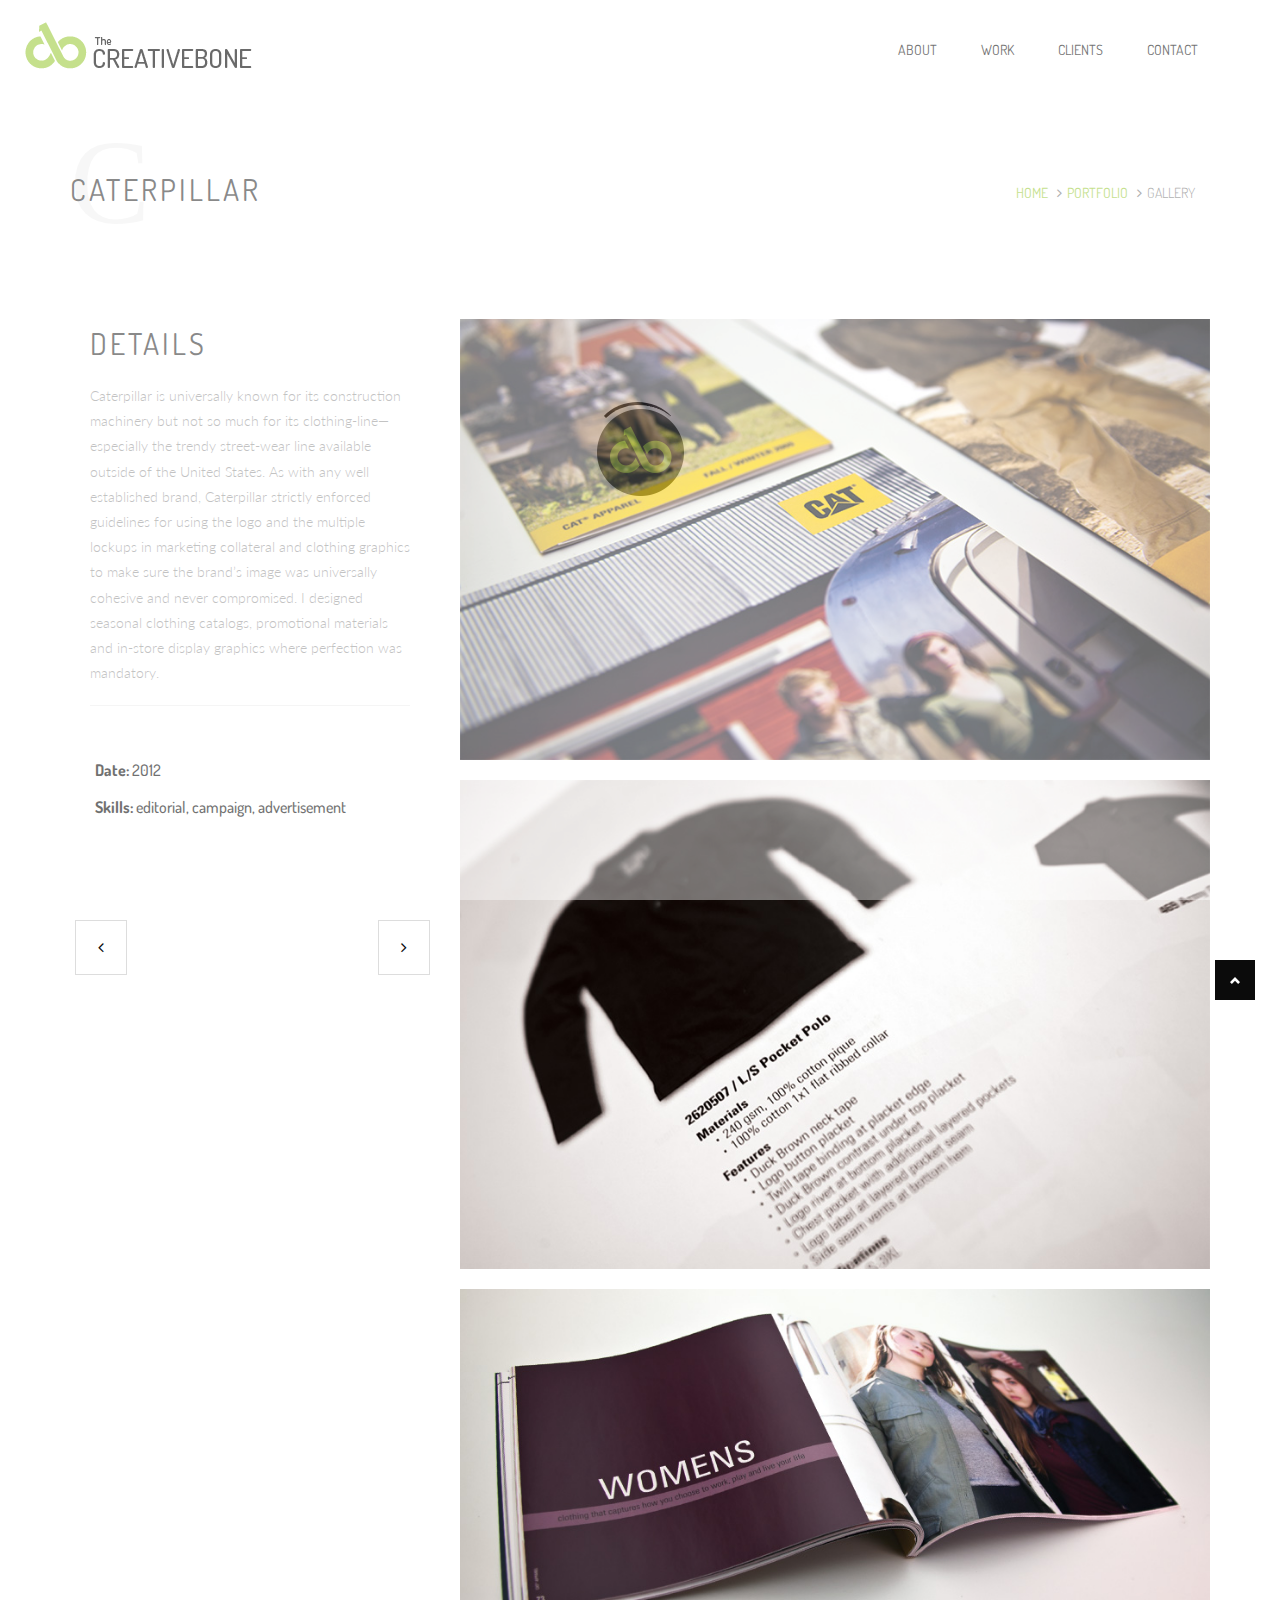
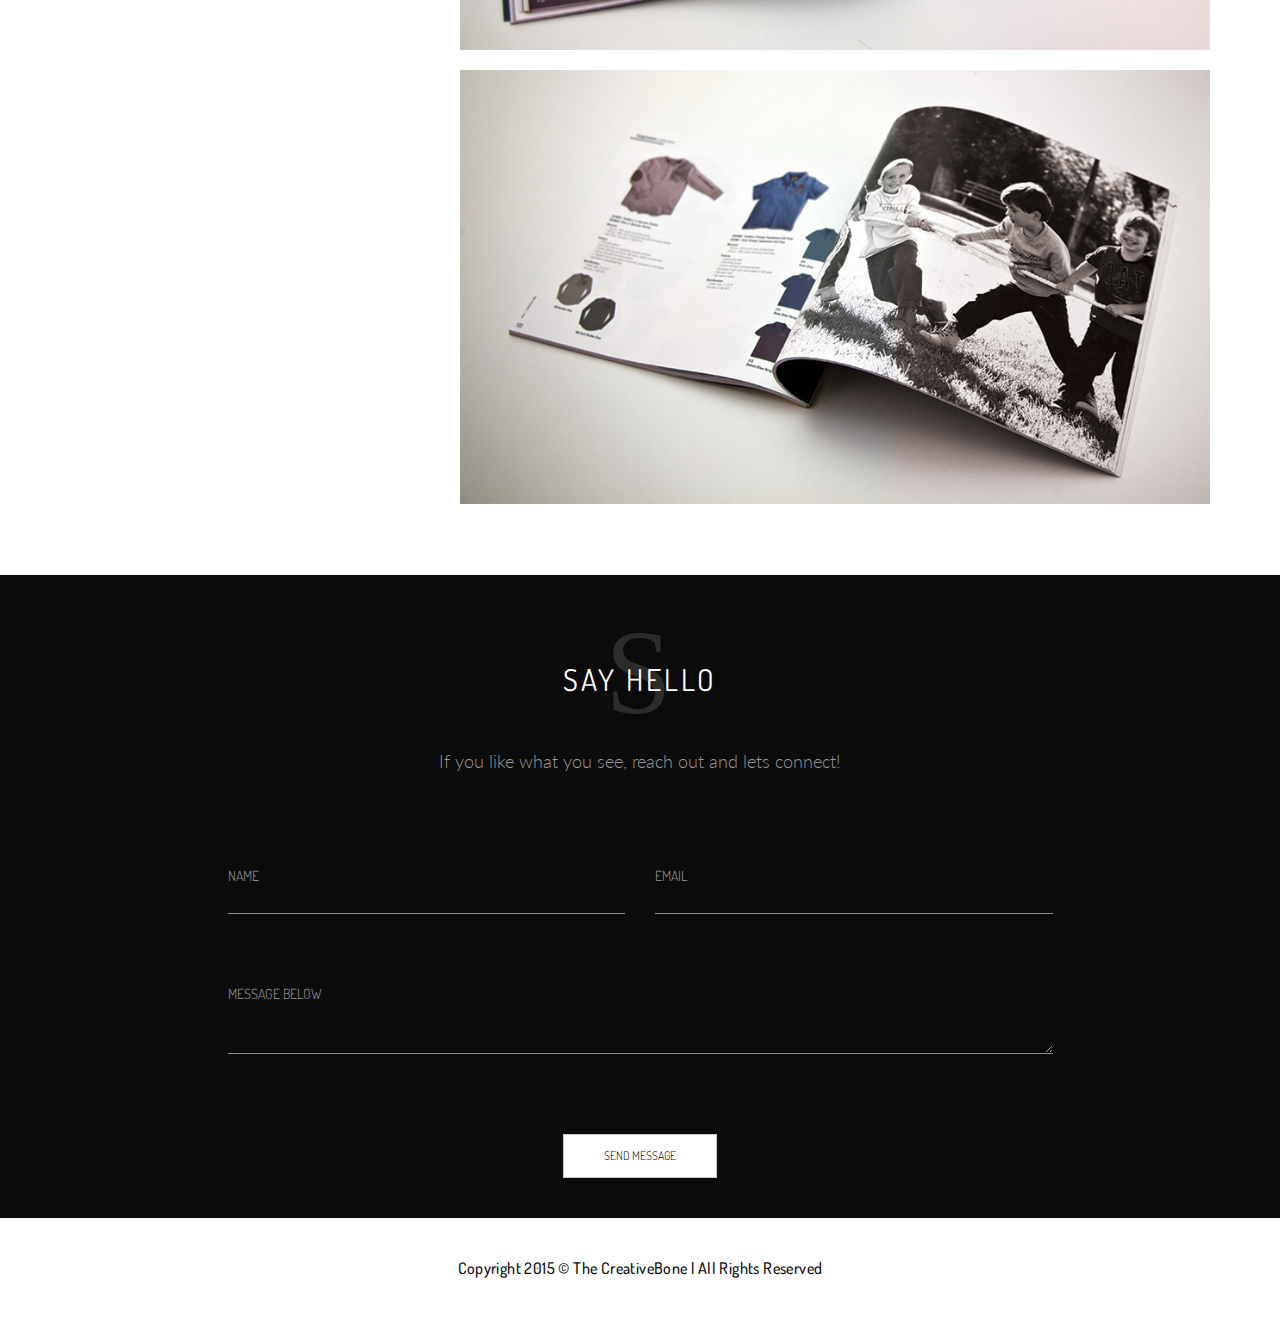
<file: caterpillar.html>
<!DOCTYPE html>
<!--[if lt IE 7 ]><html class="ie ie6" lang="en"> <![endif]-->
<!--[if IE 7 ]><html class="ie ie7" lang="en"> <![endif]-->
<!--[if IE 8 ]><html class="ie ie8" lang="en"> <![endif]-->
<!--[if (gte IE 9)|!(IE)]><!--><html lang="en"> <!--<![endif]-->

<head>

    <meta charset="utf-8">
    <meta http-equiv="X-UA-Compatible" content="IE=edge">
    <meta name="viewport" content="width=device-width, initial-scale=1, maximum-scale=1">
    <meta name="description" content="">
    <meta name="author" content="">

    <title>The CreativeBone | Web, print and logo designer based in Portland, Oregon</title>

    <!-- Favicons
    ================================================== -->
    <link rel="shortcut icon" type="image/x-icon" href="/favicon.ico">
    <link rel="apple-touch-icon" href="images/apple-touch-icon.png">
    <link rel="apple-touch-icon" sizes="72x72" href="images/apple-touch-icon-72x72.png">
    <link rel="apple-touch-icon" sizes="114x114" href="images/apple-touch-icon-114x114.png">

    <!-- Core CSS -->
    <link href="css/bootstrap.css" rel="stylesheet">
    <link href="css/extralayers.css" rel="stylesheet">
    <link href="css/animate.css" rel="stylesheet">
    <link href="css/carousel.css" rel="stylesheet">
    <link href="css/owl-carousel.css" rel="stylesheet">
    <link href="css/et-line.css" rel="stylesheet">
    <link href="style.css" rel="stylesheet">

    <!-- Custom CSS -->
    <link href="css/custom.css" rel="stylesheet">

    <!-- PORTFOLIO AND LIGHTBOX SETTINGS -->
    <link href="bfassets/css/bootFolio.css" rel="stylesheet">
    <link href="bfassets/css/prettyPhoto.css" rel="stylesheet">

    <!-- HTML5 Shim and Respond.js IE8 support of HTML5 elements and media queries -->
    <!-- WARNING: Respond.js doesn't work if you view the page via file:// -->

    <!--[if lt IE 9]>
        <script src="https://oss.maxcdn.com/libs/html5shiv/3.7.0/html5shiv.js"></script>
        <script src="https://oss.maxcdn.com/libs/respond.js/1.4.2/respond.min.js"></script>
    <![endif]-->
<script>
  (function(i,s,o,g,r,a,m){i['GoogleAnalyticsObject']=r;i[r]=i[r]||function(){
  (i[r].q=i[r].q||[]).push(arguments)},i[r].l=1*new Date();a=s.createElement(o),
  m=s.getElementsByTagName(o)[0];a.async=1;a.src=g;m.parentNode.insertBefore(a,m)
  })(window,document,'script','//www.google-analytics.com/analytics.js','ga');

  ga('create', 'UA-75818786-1', 'auto');
  ga('send', 'pageview');

</script>

</head>
<body>

    <div id="preloader">
        <div id="spinner"></div>
        <img class="preloader" src="images/loader.gif" alt="">
    </div><!-- end loader -->

    <div class="wrapper">

        <div id="opensearch" class="collapse myform">
            <div class="container-fluid ">
                <div class="topbar">
                    <form role="search" action="#" class="search_form_top" method="get">
                        <input type="text" placeholder="What are you looking for?" name="s" class="form-control" autocomplete="off">
                    </form>
                </div>
            </div>
        </div>

        <header class="header">
            <div id="multimenu" class="menu-wrapper">
                <nav class="navbar yamm navbar-default" role="navigation">
                    <div class="container-fluid">
                        <div class="navbar-header">
                            <button type="button" class="navbar-toggle collapsed" data-toggle="collapse" data-target="#navbar" aria-expanded="false" aria-controls="navbar">
                                <span class="sr-only">Toggle navigation</span>
                                <span class="fa fa-bars"></span>
                            </button>
                            <a class="navbar-brand" href="index.html"><img src="images/dlogo.png" alt=""></a>
                        </div>
                        <div id="navbar" class="navbar-collapse collapse">
                            <ul class="nav navbar-nav navbar-right">
                                <li><a data-scroll href="index.html#about">About</a></li>
                                <li><a data-scroll href="index.html#works">Work</a></li>
                                <li><a data-scroll href="index.html#clients">Clients</a></li>
                                <li><a data-scroll href="#contact">Contact</a></li>
                            </ul>
                        </div><!--/.nav-collapse -->
                    </div><!--/.container-fluid -->
                </nav>
            </div><!-- end menu-wrapper -->
        </header><!-- end header -->

        <section id="page-header" class="section-g clearfix">
            <div class="container">
                <div class="section-title">
                    <div class="pull-left">
                    <h3><span class="font-backend">C</span>Caterpillar</h3>
                    </div>

                    <div class="pull-right">
                        <div class="breadcrumb-container">
                            <ul class="breadcrumb">
                                <li><a href="index.html">Home</a></li>
                                <li><a href="index.html#works">Portfolio</a></li>
                                <li class="active">Gallery</li>
                            </ul>
                        </div>
                    </div>
                </div><!-- end sectiontitle -->       
            </div><!-- end container -->
        </section><!-- end section -->

        <section id="page-content" class="section-w clearfix">
            <div class="container">
                <div class="row">
                    <div id="post-content" class="col-md-8 col-sm-8 col-xs-12 pull-right">
                        <div class="post-media">
                            <a href="images/cat-1.jpg" data-gal="prettyPhoto"><img src="images/cat-1.jpg" alt="" class="img-responsive"></a>
                        </div>
                        <div class="post-media">
                            <a href="images/cat-2.jpg" data-gal="prettyPhoto"><img src="images/cat-2.jpg" alt="" class="img-responsive"></a>
                        </div>
                        <div class="post-media">
                            <a href="images/cat-3.jpg" data-gal="prettyPhoto"><img src="images/cat-3.jpg" alt="" class="img-responsive"></a>
                        </div>          
                        <div class="post-media">
                            <a href="images/cat-4.jpg" data-gal="prettyPhoto"><img src="images/cat-4.jpg" alt="" class="img-responsive"></a>
                        </div>                                                                             
                    </div><!-- end col -->

                    <div id="sidebar" class="col-md-4 col-sm-4 col-xs-12 pull-left">
                        <div class="widget clearfix">
                            <div class="section-title">
                                <h3>Details</h3>
                            </div><!-- title -->
                            <p>Caterpillar is universally known for its construction machinery but not so much for its clothing-line—especially the trendy street-wear line available outside of the United States. As with any well established brand, Caterpillar strictly enforced guidelines for using the logo and the multiple lockups in marketing collateral and clothing graphics to make sure the brand’s image was universally cohesive and never compromised. I designed seasonal clothing catalogs, promotional materials and in-store display graphics where perfection was mandatory.</p>
                            <hr>
                            <div class="personal_details">
                                <ul>
                                    <li><b>Date: </b>2012</li>
                                    <li><b>Skills: </b>editorial, campaign, advertisement</li>                                
                                </ul>
                            </div><!-- end personal -->
                        </div><!-- end widget -->
                        <nav>
                            <ul class="pager">
                                <li class="pull-left"><a href="blackbelt.html" title="Previous project"><i class="fa fa-angle-left"></i></a></li>
                                <li class="pull-right"><a href="columbia-credit-union.html" title="Next project"><i class="fa fa-angle-right"></i></a></li>
                            </ul>
                        </nav>                        
                    </div><!-- end col -->
                </div><!-- end row -->
            </div><!-- end container -->
        </section><!-- end section -->
        <section id="contact" class="section-d clearfix">
            <div class="container">
                <div class="section-title text-center">
                    <h3><span class="font-backend">S</span>Say Hello</h3>
                    <p class="lead">If you like what you see, reach out and lets connect!</p>
                </div><!-- end sectiontitle -->

                <div class="section-wrapper row">
                    <div class="contact_form col-lg-10 col-lg-offset-1 col-md-10 col-md-offset-1">
                    <div id="message"></div>
                        <form id="contactform" action="contact.php" name="contactform" method="post">
                            <div class="col-lg-6 col-md-6 col-sm-6 col-xs-12">
                                <input type="text" name="name" id="name" class="form-control" placeholder="Name"> 
                            </div>
                            <div class="col-lg-6 col-md-6 col-sm-6 col-xs-12">
                                <input type="text" name="email" id="email" class="form-control" placeholder="Email"> 
                            </div>
                            <div class="col-lg-12 col-md-12 col-sm-12 col-xs-12">
                                <textarea class="form-control" name="comments" id="comments" rows="6" placeholder="Message Below"></textarea>
                            </div>
                            <div class="col-lg-12 col-md-12 col-sm-12 col-xs-12 text-center">
                                <button type="submit" value="SEND" id="submit" class="btn btn-default btn-lg">SEND MESSAGE</button>
                            </div>
                        </form> 
                    </div> <!-- end contact_widget -->
                </div><!-- end section-wrapper -->

            </div><!-- end container -->
        </section><!-- end section -->       
        <div class="copyrights">
            <div class="container">
                <div class="col-lg-12 col-md-12 col-sm-12 col-xs-12">
                    <p>Copyright 2015 ©  The CreativeBone | All Rights Reserved</p>
                </div><!-- end col-lg-4 -->
            </div><!-- end container -->
        </div><!-- end copyrights -->

        <div class="dmtop">Scroll to Top</div>
    </div><!-- end wrapper -->
    
    <!-- jQuery -->
    <script src="js/jquery.js"></script>
    <!-- Bootstrap JS -->
    <script src="js/bootstrap.min.js"></script>    
    <!-- Menu Display -->
    <script src="js/menu.js"></script>
    <!-- Retina Display -->
    <script src="js/retina.js"></script>
    <!-- CSS3 Animations -->
    <script src="js/wow.js"></script>
    <!-- Parallax -->
    <script src="js/jquery.stellar.js"></script>
    <!-- Contact Form -->
    <script src="js/jquery.jigowatt.js"></script>
    <!-- Parallax -->
    <script src="js/smooth-scroll.js"></script>
    <!-- Carousel -->
    <script src="js/owl.carousel.js"></script>
    <script src="js/owl-scripts.js"></script>
    <!-- Verttical Carousel -->
    <script src="js/jquery.bxslider.js"></script>
    <!-- Skills Bar -->
    <script src="js/progressbar.js"></script>
    <!-- Lightbox Scripts -->
    <script src="bfassets/js/jquery.prettyPhoto.js"></script>
    <!-- Onepage Scripts -->
    <script src="js/onepage-scripts.js"></script>

</body>
</html>
</file>
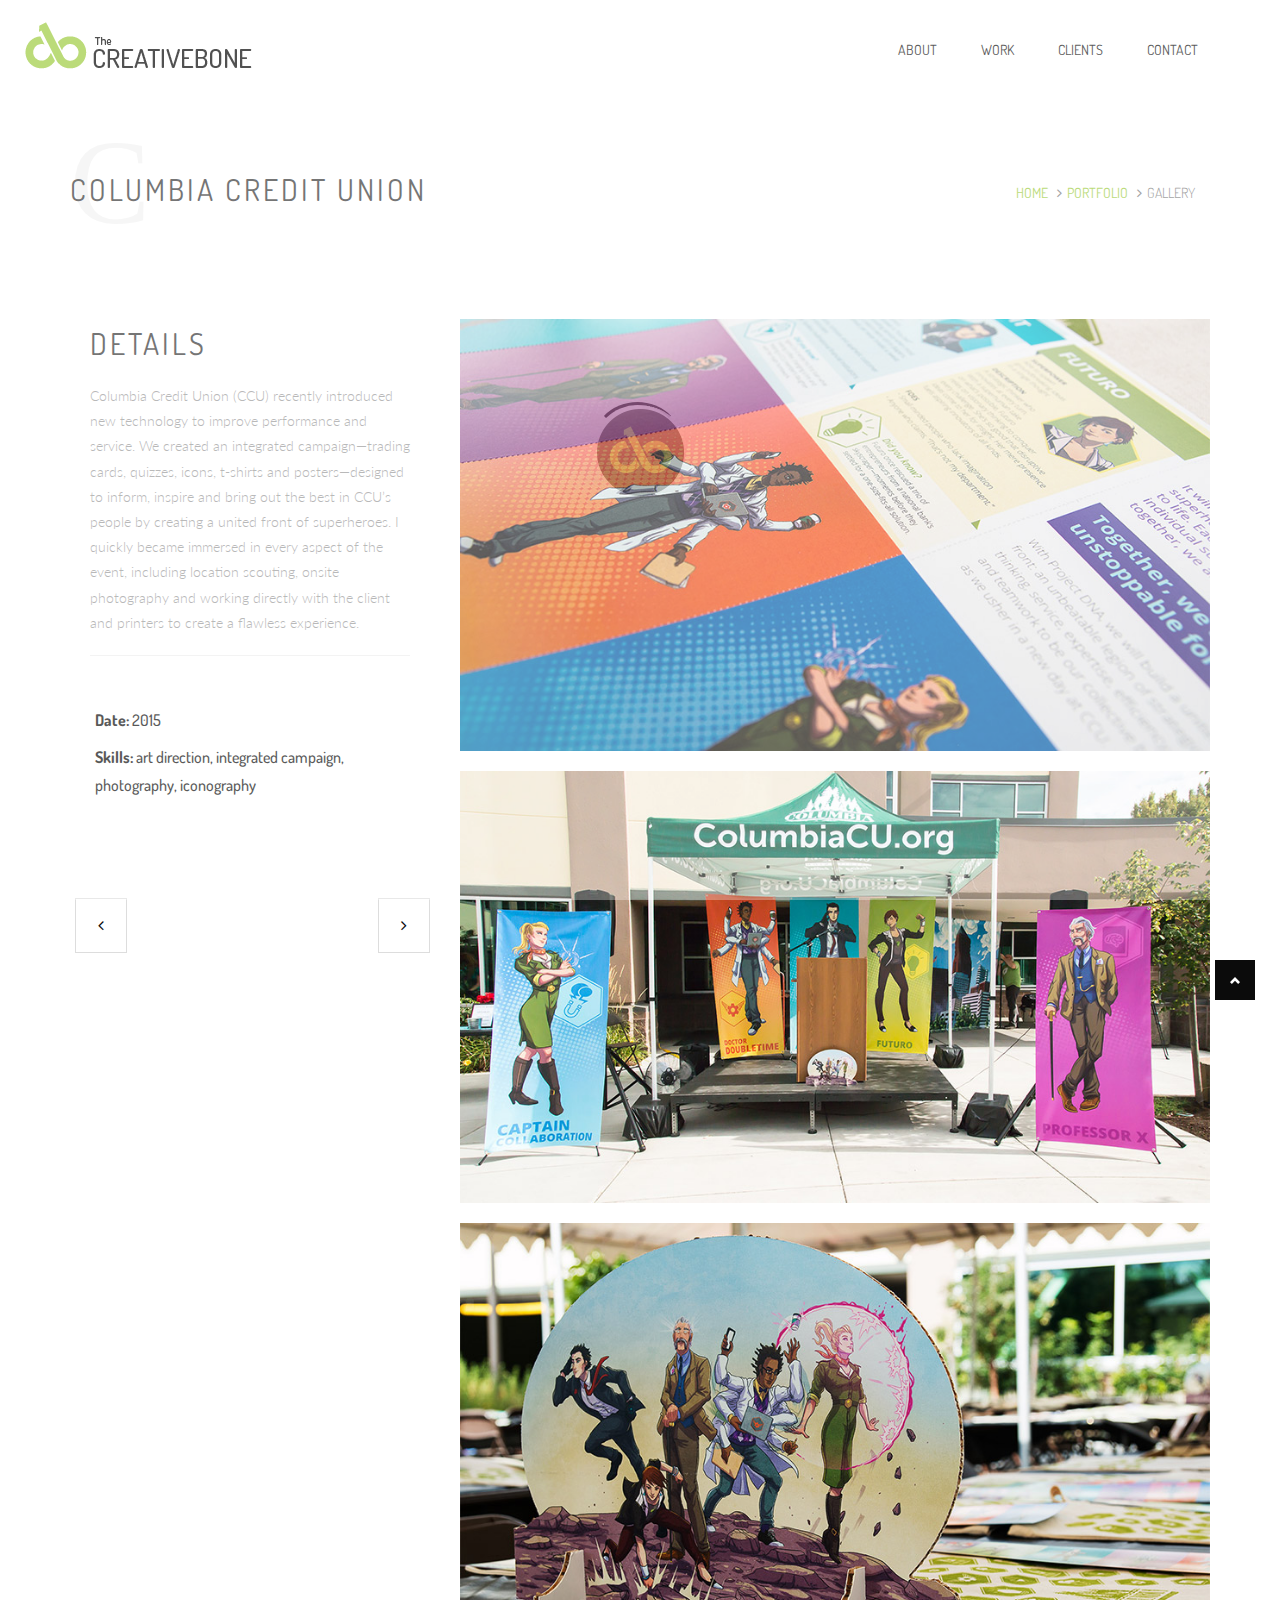
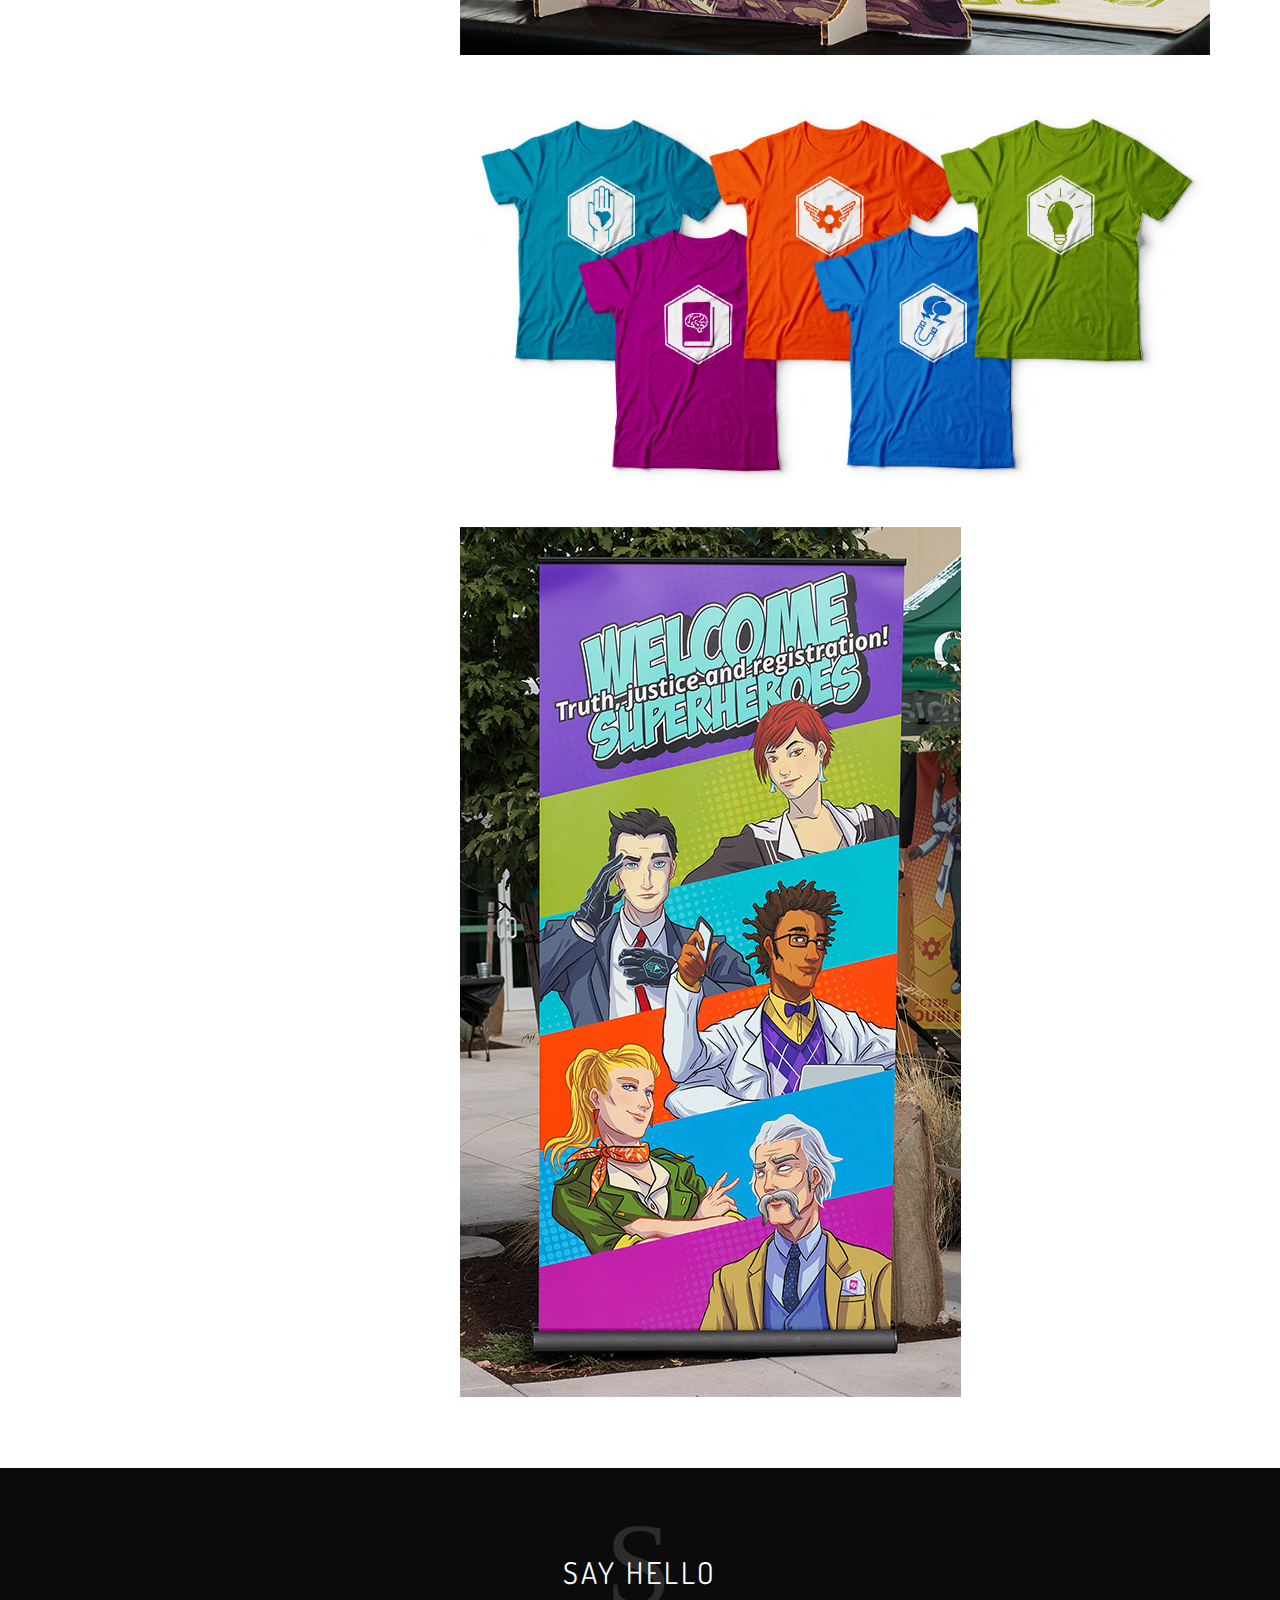
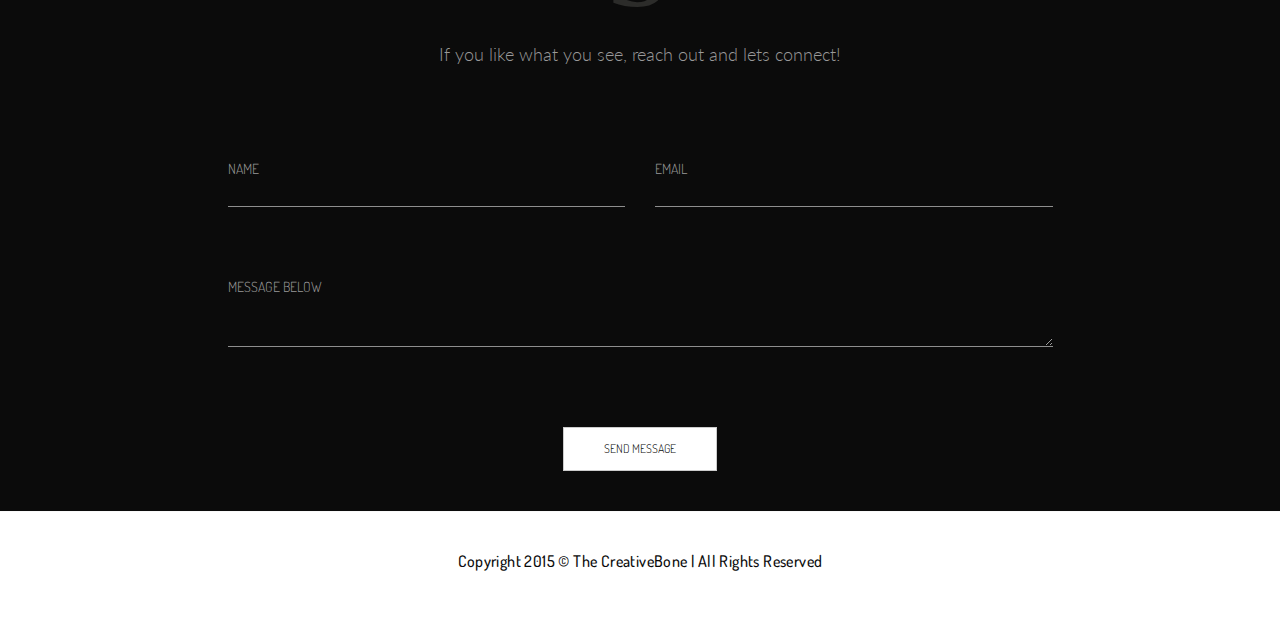
<file: columbia-credit-union.html>
<!DOCTYPE html>
<!--[if lt IE 7 ]><html class="ie ie6" lang="en"> <![endif]-->
<!--[if IE 7 ]><html class="ie ie7" lang="en"> <![endif]-->
<!--[if IE 8 ]><html class="ie ie8" lang="en"> <![endif]-->
<!--[if (gte IE 9)|!(IE)]><!--><html lang="en"> <!--<![endif]-->

<head>

    <meta charset="utf-8">
    <meta http-equiv="X-UA-Compatible" content="IE=edge">
    <meta name="viewport" content="width=device-width, initial-scale=1, maximum-scale=1">
    <meta name="description" content="">
    <meta name="author" content="">

    <title>The CreativeBone | Web, print and logo designer based in Portland, Oregon</title>

    <!-- Favicons
    ================================================== -->
    <link rel="shortcut icon" type="image/x-icon" href="/favicon.ico">
    <link rel="apple-touch-icon" href="images/apple-touch-icon.png">
    <link rel="apple-touch-icon" sizes="72x72" href="images/apple-touch-icon-72x72.png">
    <link rel="apple-touch-icon" sizes="114x114" href="images/apple-touch-icon-114x114.png">

    <!-- Core CSS -->
    <link href="css/bootstrap.css" rel="stylesheet">
    <link href="css/extralayers.css" rel="stylesheet">
    <link href="css/animate.css" rel="stylesheet">
    <link href="css/carousel.css" rel="stylesheet">
    <link href="css/owl-carousel.css" rel="stylesheet">
    <link href="css/et-line.css" rel="stylesheet">
    <link href="style.css" rel="stylesheet">

    <!-- Custom CSS -->
    <link href="css/custom.css" rel="stylesheet">

    <!-- PORTFOLIO AND LIGHTBOX SETTINGS -->
    <link href="bfassets/css/bootFolio.css" rel="stylesheet">
    <link href="bfassets/css/prettyPhoto.css" rel="stylesheet">

    <!-- HTML5 Shim and Respond.js IE8 support of HTML5 elements and media queries -->
    <!-- WARNING: Respond.js doesn't work if you view the page via file:// -->

    <!--[if lt IE 9]>
        <script src="https://oss.maxcdn.com/libs/html5shiv/3.7.0/html5shiv.js"></script>
        <script src="https://oss.maxcdn.com/libs/respond.js/1.4.2/respond.min.js"></script>
    <![endif]-->
<script>
  (function(i,s,o,g,r,a,m){i['GoogleAnalyticsObject']=r;i[r]=i[r]||function(){
  (i[r].q=i[r].q||[]).push(arguments)},i[r].l=1*new Date();a=s.createElement(o),
  m=s.getElementsByTagName(o)[0];a.async=1;a.src=g;m.parentNode.insertBefore(a,m)
  })(window,document,'script','//www.google-analytics.com/analytics.js','ga');

  ga('create', 'UA-75818786-1', 'auto');
  ga('send', 'pageview');

</script>

</head>
<body>

    <div id="preloader">
        <div id="spinner"></div>
        <img class="preloader" src="images/loader.gif" alt="">
    </div><!-- end loader -->

    <div class="wrapper">

        <div id="opensearch" class="collapse myform">
            <div class="container-fluid ">
                <div class="topbar">
                    <form role="search" action="#" class="search_form_top" method="get">
                        <input type="text" placeholder="What are you looking for?" name="s" class="form-control" autocomplete="off">
                    </form>
                </div>
            </div>
        </div>

        <header class="header">
            <div id="multimenu" class="menu-wrapper">
                <nav class="navbar yamm navbar-default" role="navigation">
                    <div class="container-fluid">
                        <div class="navbar-header">
                            <button type="button" class="navbar-toggle collapsed" data-toggle="collapse" data-target="#navbar" aria-expanded="false" aria-controls="navbar">
                                <span class="sr-only">Toggle navigation</span>
                                <span class="fa fa-bars"></span>
                            </button>
                            <a class="navbar-brand" href="index.html"><img src="images/dlogo.png" alt=""></a>
                        </div>
                        <div id="navbar" class="navbar-collapse collapse">
                            <ul class="nav navbar-nav navbar-right">
                                <li><a data-scroll href="index.html#about">About</a></li>
                                <li><a data-scroll href="index.html#works">Work</a></li>
                                <li><a data-scroll href="index.html#clients">Clients</a></li>
                                <li><a data-scroll href="#contact">Contact</a></li>
                            </ul>
                        </div><!--/.nav-collapse -->
                    </div><!--/.container-fluid -->
                </nav>
            </div><!-- end menu-wrapper -->
        </header><!-- end header -->

        <section id="page-header" class="section-g clearfix">
            <div class="container">
                <div class="section-title">
                    <div class="pull-left">
                    <h3><span class="font-backend">C</span>Columbia Credit Union</h3>
                    </div>

                    <div class="pull-right">
                        <div class="breadcrumb-container">
                            <ul class="breadcrumb">
                                <li><a href="index.html">Home</a></li>
                                <li><a href="index.html#works">Portfolio</a></li>
                                <li class="active">Gallery</li>
                            </ul>
                        </div>
                    </div>
                </div><!-- end sectiontitle -->       
            </div><!-- end container -->
        </section><!-- end section -->

        <section id="page-content" class="section-w clearfix">
            <div class="container">
                <div class="row">
                    <div id="post-content" class="col-md-8 col-sm-8 col-xs-12 pull-right">
                        <div class="post-media">
                            <a href="images/ccu-1.jpg" data-gal="prettyPhoto"><img src="images/ccu-1.jpg" alt="" class="img-responsive"></a>
                        </div>
                        <div class="post-media">
                            <a href="images/ccu-2.jpg" data-gal="prettyPhoto"><img src="images/ccu-2.jpg" alt="" class="img-responsive"></a>
                        </div>
                        <div class="post-media">
                            <a href="images/ccu-3.jpg" data-gal="prettyPhoto"><img src="images/ccu-3.jpg" alt="" class="img-responsive"></a>
                        </div>
                        <div class="post-media">
                            <a href="images/ccu-5.jpg" data-gal="prettyPhoto"><img src="images/ccu-5.jpg" alt="" class="img-responsive"></a>
                        </div>
                        <div class="post-media">
                            <a href="images/ccu-4.jpg" data-gal="prettyPhoto"><img src="images/ccu-4.jpg" alt="" class="img-responsive"></a>
                        </div>
                    </div><!-- end col -->

                    <div id="sidebar" class="col-md-4 col-sm-4 col-xs-12 pull-left">
                        <div class="widget clearfix">
                            <div class="section-title">
                                <h3>Details</h3>
                            </div><!-- title -->
                            <p>Columbia Credit Union (CCU) recently introduced new technology to improve performance and service. We created an integrated campaign&mdash;trading cards, quizzes, icons, t-shirts and posters&mdash;designed to inform, inspire and bring out the best in CCU’s people by creating a united front of superheroes. I quickly became immersed in every aspect of the event, including location scouting, onsite photography and working directly with the client and printers to create a flawless experience.</p>

                            <hr>
                            <div class="personal_details">
                                <ul>
                                    <li><b>Date: </b>2015</li>
                                    <li><b>Skills: </b>art direction, integrated campaign, photography, iconography</li>
                                </ul>
                            </div><!-- end personal -->
                            </div><!-- end widget --> 
                            <nav>
                            <ul class="pager">
                                <li class="pull-left"><a href="caterpillar.html" title="Previous project"><i class="fa fa-angle-left"></i></a></li>
                                <li class="pull-right"><a href="crowd-compass.html" title="Next project"><i class="fa fa-angle-right"></i></a></li>
                            </ul>
                        </nav>                        
                    </div><!-- end col -->
                </div><!-- end row -->
            </div><!-- end container -->
        </section><!-- end section -->
        <section id="contact" class="section-d clearfix">
            <div class="container">
                <div class="section-title text-center">
                    <h3><span class="font-backend">S</span>Say Hello</h3>
                    <p class="lead">If you like what you see, reach out and lets connect!</p>
                </div><!-- end sectiontitle -->

                <div class="section-wrapper row">
                    <div class="contact_form col-lg-10 col-lg-offset-1 col-md-10 col-md-offset-1">
                    <div id="message"></div>
                        <form id="contactform" action="contact.php" name="contactform" method="post">
                            <div class="col-lg-6 col-md-6 col-sm-6 col-xs-12">
                                <input type="text" name="name" id="name" class="form-control" placeholder="Name"> 
                            </div>
                            <div class="col-lg-6 col-md-6 col-sm-6 col-xs-12">
                                <input type="text" name="email" id="email" class="form-control" placeholder="Email"> 
                            </div>
                            <div class="col-lg-12 col-md-12 col-sm-12 col-xs-12">
                                <textarea class="form-control" name="comments" id="comments" rows="6" placeholder="Message Below"></textarea>
                            </div>
                            <div class="col-lg-12 col-md-12 col-sm-12 col-xs-12 text-center">
                                <button type="submit" value="SEND" id="submit" class="btn btn-default btn-lg">SEND MESSAGE</button>
                            </div>
                        </form> 
                    </div> <!-- end contact_widget -->
                </div><!-- end section-wrapper -->

            </div><!-- end container -->
        </section><!-- end section -->       
        <div class="copyrights">
            <div class="container">
                <div class="col-lg-12 col-md-12 col-sm-12 col-xs-12">
                    <p>Copyright 2015 ©  The CreativeBone | All Rights Reserved</p>
                </div><!-- end col-lg-4 -->
            </div><!-- end container -->
        </div><!-- end copyrights -->

        <div class="dmtop">Scroll to Top</div>
    </div><!-- end wrapper -->
    
    <!-- jQuery -->
    <script src="js/jquery.js"></script>
    <!-- Bootstrap JS -->
    <script src="js/bootstrap.min.js"></script>    
    <!-- Menu Display -->
    <script src="js/menu.js"></script>
    <!-- Retina Display -->
    <script src="js/retina.js"></script>
    <!-- CSS3 Animations -->
    <script src="js/wow.js"></script>
    <!-- Parallax -->
    <script src="js/jquery.stellar.js"></script>
    <!-- Contact Form -->
    <script src="js/jquery.jigowatt.js"></script>
    <!-- Parallax -->
    <script src="js/smooth-scroll.js"></script>
    <!-- Carousel -->
    <script src="js/owl.carousel.js"></script>
    <script src="js/owl-scripts.js"></script>
    <!-- Verttical Carousel -->
    <script src="js/jquery.bxslider.js"></script>
    <!-- Skills Bar -->
    <script src="js/progressbar.js"></script>
    <!-- Lightbox Scripts -->
    <script src="bfassets/js/jquery.prettyPhoto.js"></script>
    <!-- Onepage Scripts -->
    <script src="js/onepage-scripts.js"></script>

</body>
</html>
</file>
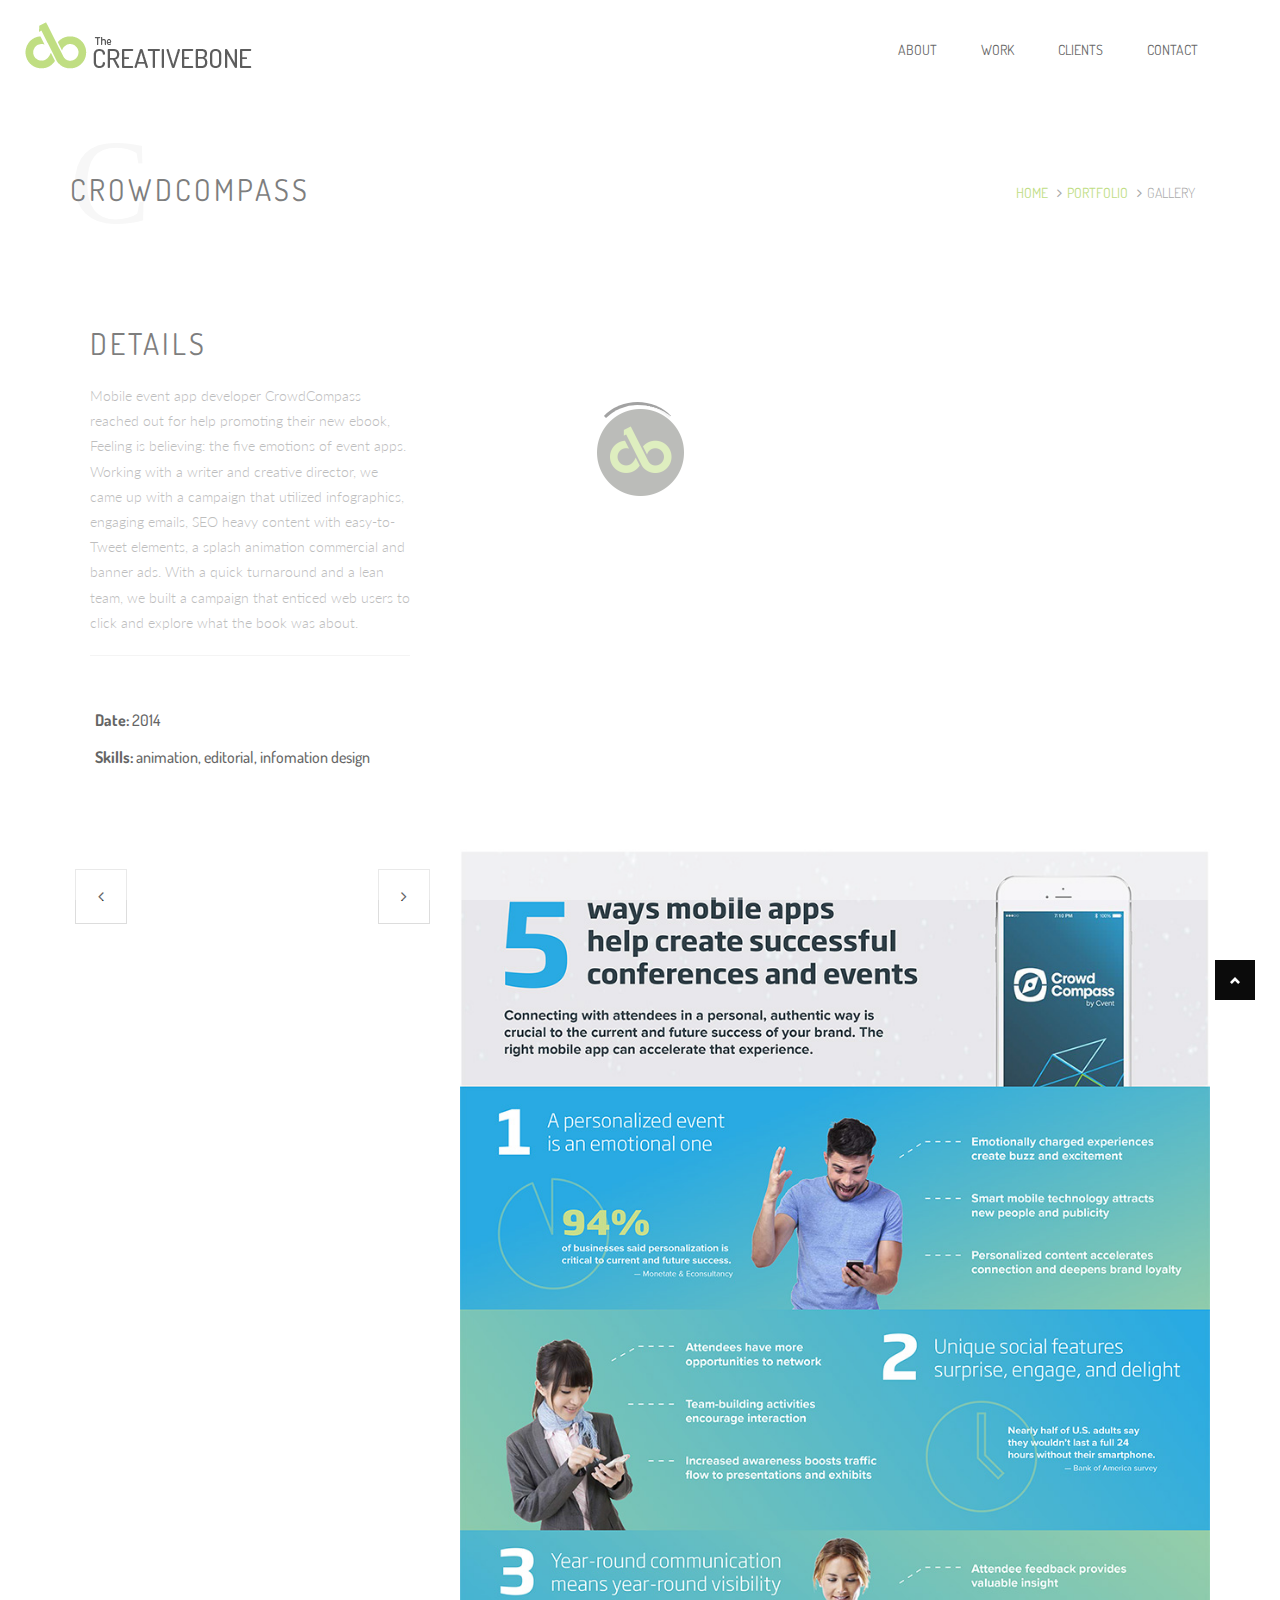
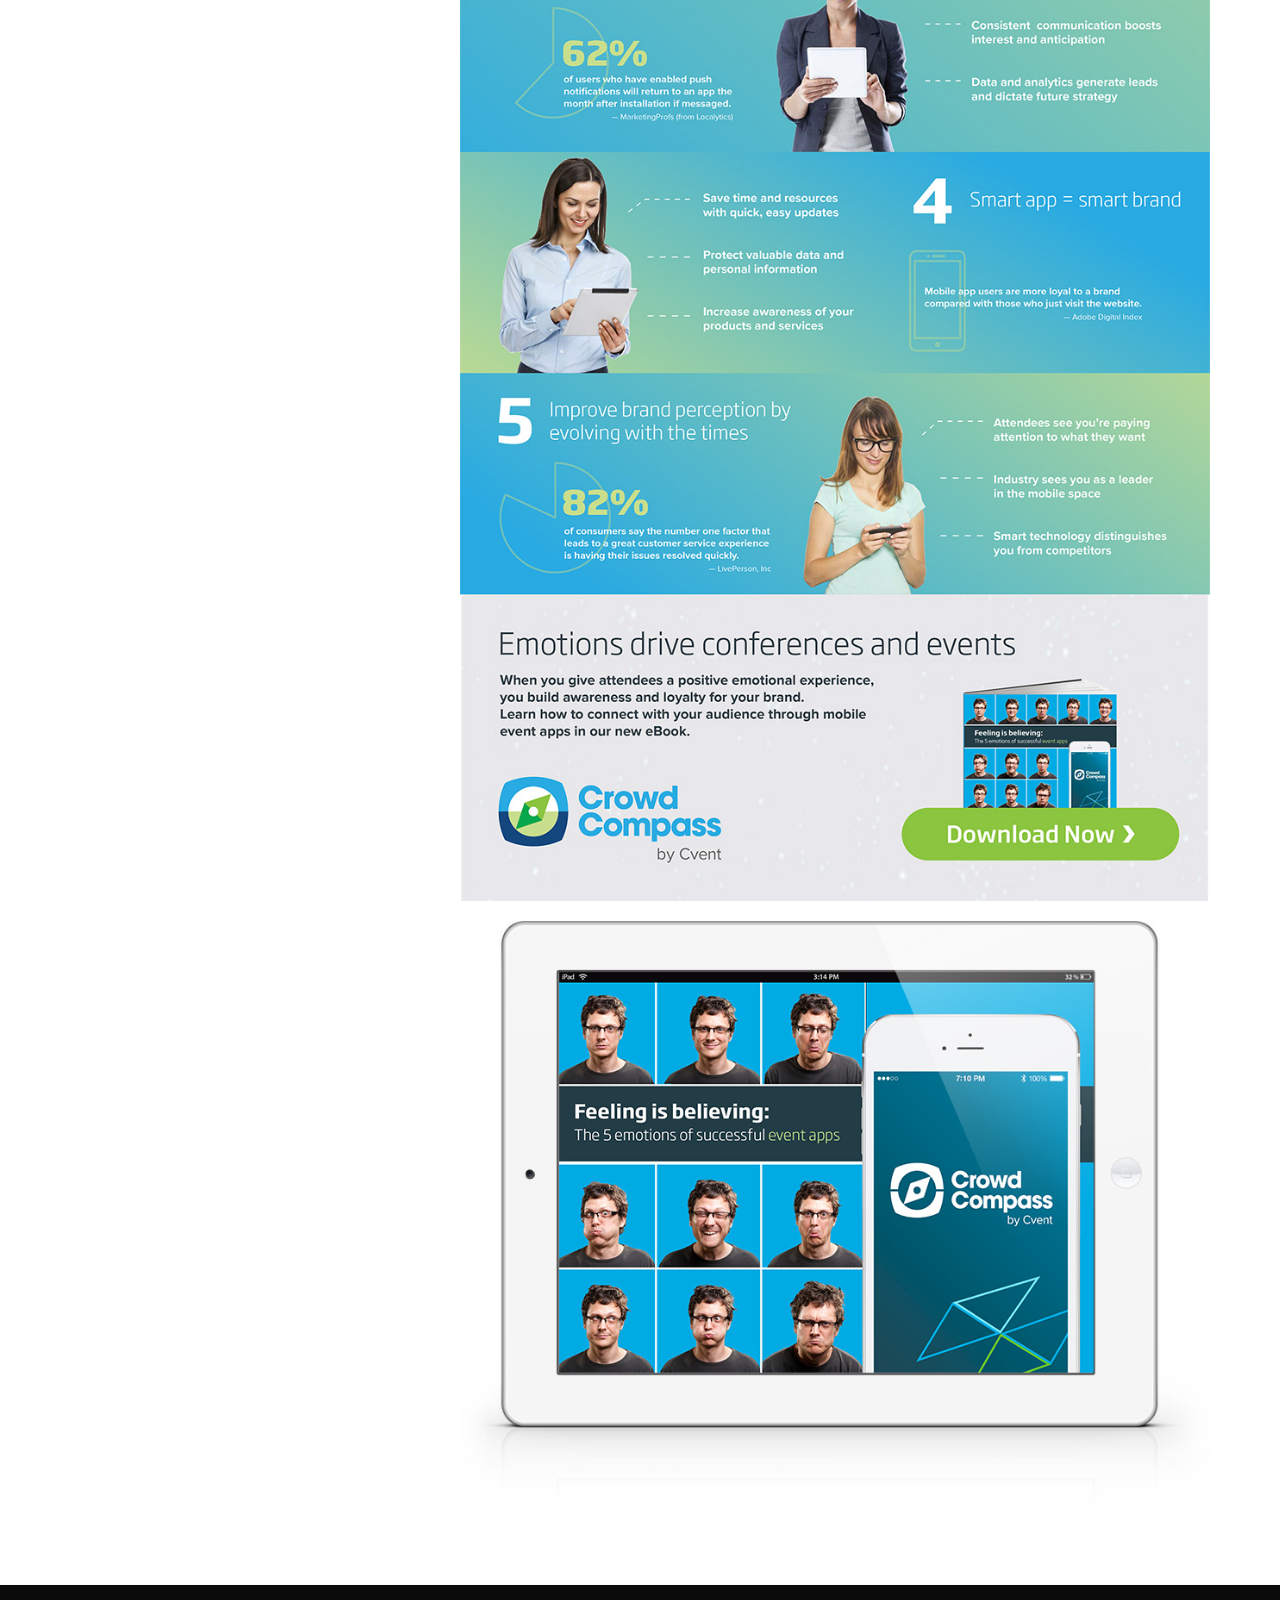
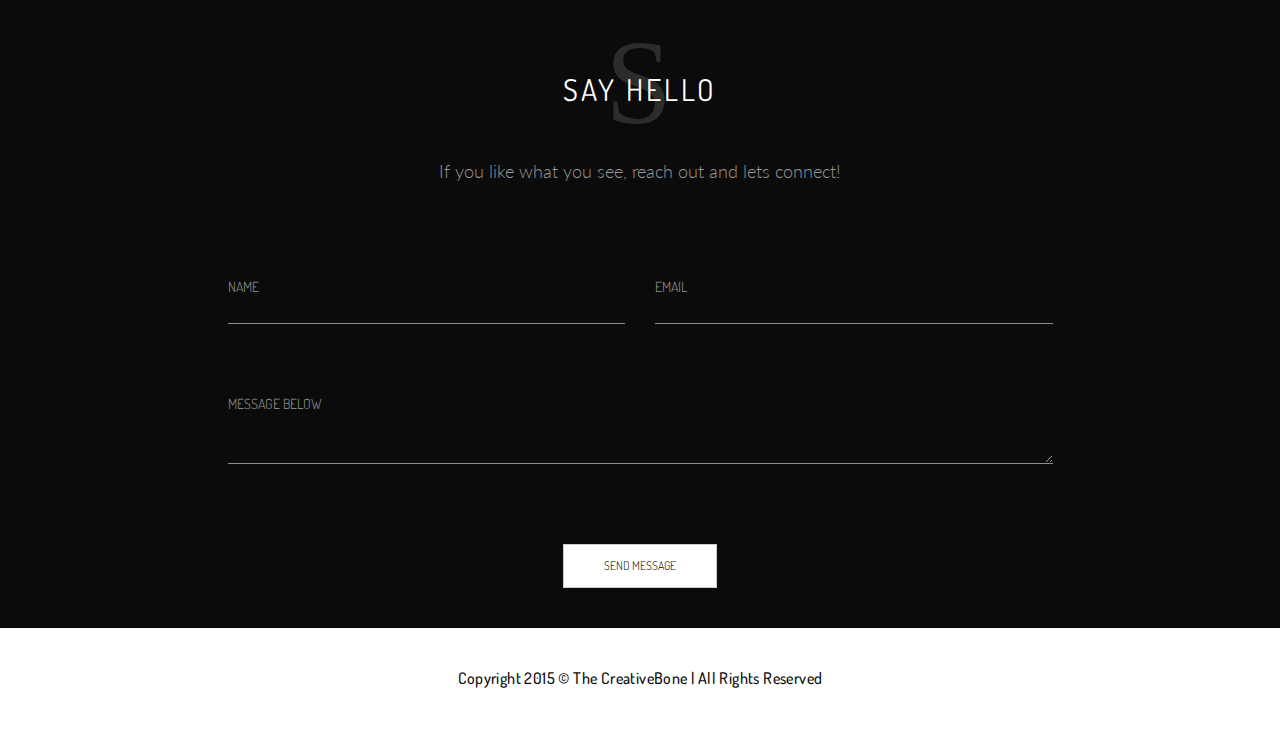
<file: crowd-compass.html>
<!DOCTYPE html>
<!--[if lt IE 7 ]><html class="ie ie6" lang="en"> <![endif]-->
<!--[if IE 7 ]><html class="ie ie7" lang="en"> <![endif]-->
<!--[if IE 8 ]><html class="ie ie8" lang="en"> <![endif]-->
<!--[if (gte IE 9)|!(IE)]><!--><html lang="en"> <!--<![endif]-->

<head>

    <meta charset="utf-8">
    <meta http-equiv="X-UA-Compatible" content="IE=edge">
    <meta name="viewport" content="width=device-width, initial-scale=1, maximum-scale=1">
    <meta name="description" content="">
    <meta name="author" content="">

    <title>The CreativeBone | Web, print and logo designer based in Portland, Oregon</title>

    <!-- Favicons
    ================================================== -->
    <link rel="shortcut icon" type="image/x-icon" href="/favicon.ico">
    <link rel="apple-touch-icon" href="images/apple-touch-icon.png">
    <link rel="apple-touch-icon" sizes="72x72" href="images/apple-touch-icon-72x72.png">
    <link rel="apple-touch-icon" sizes="114x114" href="images/apple-touch-icon-114x114.png">

    <!-- Core CSS -->
    <link href="css/bootstrap.css" rel="stylesheet">
    <link href="css/extralayers.css" rel="stylesheet">
    <link href="css/animate.css" rel="stylesheet">
    <link href="css/carousel.css" rel="stylesheet">
    <link href="css/owl-carousel.css" rel="stylesheet">
    <link href="css/et-line.css" rel="stylesheet">
    <link href="style.css" rel="stylesheet">

    <!-- Custom CSS -->
    <link href="css/custom.css" rel="stylesheet">

    <!-- PORTFOLIO AND LIGHTBOX SETTINGS -->
    <link href="bfassets/css/bootFolio.css" rel="stylesheet">
    <link href="bfassets/css/prettyPhoto.css" rel="stylesheet">

    <!-- HTML5 Shim and Respond.js IE8 support of HTML5 elements and media queries -->
    <!-- WARNING: Respond.js doesn't work if you view the page via file:// -->

    <!--[if lt IE 9]>
        <script src="https://oss.maxcdn.com/libs/html5shiv/3.7.0/html5shiv.js"></script>
        <script src="https://oss.maxcdn.com/libs/respond.js/1.4.2/respond.min.js"></script>
    <![endif]-->
<script>
  (function(i,s,o,g,r,a,m){i['GoogleAnalyticsObject']=r;i[r]=i[r]||function(){
  (i[r].q=i[r].q||[]).push(arguments)},i[r].l=1*new Date();a=s.createElement(o),
  m=s.getElementsByTagName(o)[0];a.async=1;a.src=g;m.parentNode.insertBefore(a,m)
  })(window,document,'script','//www.google-analytics.com/analytics.js','ga');

  ga('create', 'UA-75818786-1', 'auto');
  ga('send', 'pageview');

</script>

</head>
<body>

    <div id="preloader">
        <div id="spinner"></div>
        <img class="preloader" src="images/loader.gif" alt="">
    </div><!-- end loader -->

    <div class="wrapper">

        <div id="opensearch" class="collapse myform">
            <div class="container-fluid ">
                <div class="topbar">
                    <form role="search" action="#" class="search_form_top" method="get">
                        <input type="text" placeholder="What are you looking for?" name="s" class="form-control" autocomplete="off">
                    </form>
                </div>
            </div>
        </div>

        <header class="header">
            <div id="multimenu" class="menu-wrapper">
                <nav class="navbar yamm navbar-default" role="navigation">
                    <div class="container-fluid">
                        <div class="navbar-header">
                            <button type="button" class="navbar-toggle collapsed" data-toggle="collapse" data-target="#navbar" aria-expanded="false" aria-controls="navbar">
                                <span class="sr-only">Toggle navigation</span>
                                <span class="fa fa-bars"></span>
                            </button>
                            <a class="navbar-brand" href="index.html"><img src="images/dlogo.png" alt=""></a>
                        </div>
                        <div id="navbar" class="navbar-collapse collapse">
                            <ul class="nav navbar-nav navbar-right">
                                <li><a data-scroll href="index.html#about">About</a></li>
                                <li><a data-scroll href="index.html#works">Work</a></li>
                                <li><a data-scroll href="index.html#clients">Clients</a></li>
                                <li><a data-scroll href="#contact">Contact</a></li>
                            </ul>
                        </div><!--/.nav-collapse -->
                    </div><!--/.container-fluid -->
                </nav>
            </div><!-- end menu-wrapper -->
        </header><!-- end header -->

        <section id="page-header" class="section-g clearfix">
            <div class="container">
                <div class="section-title">
                    <div class="pull-left">
                    <h3><span class="font-backend">C</span>CrowdCompass</h3>
                    </div>

                    <div class="pull-right">
                        <div class="breadcrumb-container">
                            <ul class="breadcrumb">
                                <li><a href="index.html">Home</a></li>
                                <li><a href="index.html#works">Portfolio</a></li>
                                <li class="active">Gallery</li>
                            </ul>
                        </div>
                    </div>
                </div><!-- end sectiontitle -->       
            </div><!-- end container -->
        </section><!-- end section -->

        <section id="page-content" class="section-w clearfix">
            <div class="container">
                <div class="row">
                    <div id="post-content" class="col-md-8 col-sm-8 col-xs-12 pull-right">
                        <div class="videoWrapper">
                            <div class="post-media">
                                <iframe src="https://player.vimeo.com/video/117142967" width="870" height="501" frameborder="0" webkitallowfullscreen mozallowfullscreen allowfullscreen></iframe>
                            </div>
                        </div>
                            <div class="post-media">
                                <a href="images/cc-1.jpg" data-gal="prettyPhoto"><img src="images/cc-1.jpg" alt="" class="img-responsive"></a>
                            </div>
                            <div class="post-media">
                                <a href="images/cc-2.jpg" data-gal="prettyPhoto"><img src="images/cc-2.jpg" alt="" class="img-responsive"></a>
                            </div>
                    </div><!-- end col -->

                    <div id="sidebar" class="col-md-4 col-sm-4 col-xs-12 pull-left">
                        <div class="widget clearfix">
                            <div class="section-title">
                                <h3>Details</h3>
                            </div><!-- title -->
                            <p>Mobile event app developer CrowdCompass reached out for help promoting their new ebook, Feeling is believing: the five emotions of event apps. Working with a writer and creative director, we came up with a campaign that utilized infographics, engaging emails, SEO heavy content with easy-to-Tweet elements, a splash animation commercial and banner ads. With a quick turnaround and a lean team, we built a campaign that enticed web users to click and explore what the book was about.</p>
                            <hr>
                            <div class="personal_details">
                                <ul>
                                    <li><b>Date: </b>2014</li>
                                    <li><b>Skills: </b>animation, editorial, infomation design</li>
                                </ul>
                            </div><!-- end personal -->
                        </div><!-- end widget --> 
                            <nav>
                            <ul class="pager">
                                <li class="pull-left"><a href="columbia-credit-union.html" title="Previous project"><i class="fa fa-angle-left"></i></a></li>
                                <li class="pull-right"><a href="hewlett-packard.html" title="Next project"><i class="fa fa-angle-right"></i></a></li>
                            </ul>
                        </nav>                        
                    </div><!-- end col -->
                </div><!-- end row -->
            </div><!-- end container -->
        </section><!-- end section -->
        <section id="contact" class="section-d clearfix">
            <div class="container">
                <div class="section-title text-center">
                    <h3><span class="font-backend">S</span>Say Hello</h3>
                    <p class="lead">If you like what you see, reach out and lets connect!</p>
                </div><!-- end sectiontitle -->

                <div class="section-wrapper row">
                    <div class="contact_form col-lg-10 col-lg-offset-1 col-md-10 col-md-offset-1">
                    <div id="message"></div>
                        <form id="contactform" action="contact.php" name="contactform" method="post">
                            <div class="col-lg-6 col-md-6 col-sm-6 col-xs-12">
                                <input type="text" name="name" id="name" class="form-control" placeholder="Name"> 
                            </div>
                            <div class="col-lg-6 col-md-6 col-sm-6 col-xs-12">
                                <input type="text" name="email" id="email" class="form-control" placeholder="Email"> 
                            </div>
                            <div class="col-lg-12 col-md-12 col-sm-12 col-xs-12">
                                <textarea class="form-control" name="comments" id="comments" rows="6" placeholder="Message Below"></textarea>
                            </div>
                            <div class="col-lg-12 col-md-12 col-sm-12 col-xs-12 text-center">
                                <button type="submit" value="SEND" id="submit" class="btn btn-default btn-lg">SEND MESSAGE</button>
                            </div>
                        </form> 
                    </div> <!-- end contact_widget -->
                </div><!-- end section-wrapper -->

            </div><!-- end container -->
        </section><!-- end section -->       
        <div class="copyrights">
            <div class="container">
                <div class="col-lg-12 col-md-12 col-sm-12 col-xs-12">
                    <p>Copyright 2015 ©  The CreativeBone | All Rights Reserved</p>
                </div><!-- end col-lg-4 -->
            </div><!-- end container -->
        </div><!-- end copyrights -->

        <div class="dmtop">Scroll to Top</div>
    </div><!-- end wrapper -->
    
    <!-- jQuery -->
    <script src="js/jquery.js"></script>
    <!-- Bootstrap JS -->
    <script src="js/bootstrap.min.js"></script>    
    <!-- Menu Display -->
    <script src="js/menu.js"></script>
    <!-- Retina Display -->
    <script src="js/retina.js"></script>
    <!-- CSS3 Animations -->
    <script src="js/wow.js"></script>
    <!-- Parallax -->
    <script src="js/jquery.stellar.js"></script>
    <!-- Contact Form -->
    <script src="js/jquery.jigowatt.js"></script>
    <!-- Parallax -->
    <script src="js/smooth-scroll.js"></script>
    <!-- Carousel -->
    <script src="js/owl.carousel.js"></script>
    <script src="js/owl-scripts.js"></script>
    <!-- Verttical Carousel -->
    <script src="js/jquery.bxslider.js"></script>
    <!-- Skills Bar -->
    <script src="js/progressbar.js"></script>
    <!-- Lightbox Scripts -->
    <script src="bfassets/js/jquery.prettyPhoto.js"></script>
    <!-- Onepage Scripts -->
    <script src="js/onepage-scripts.js"></script>

</body>
</html>
</file>
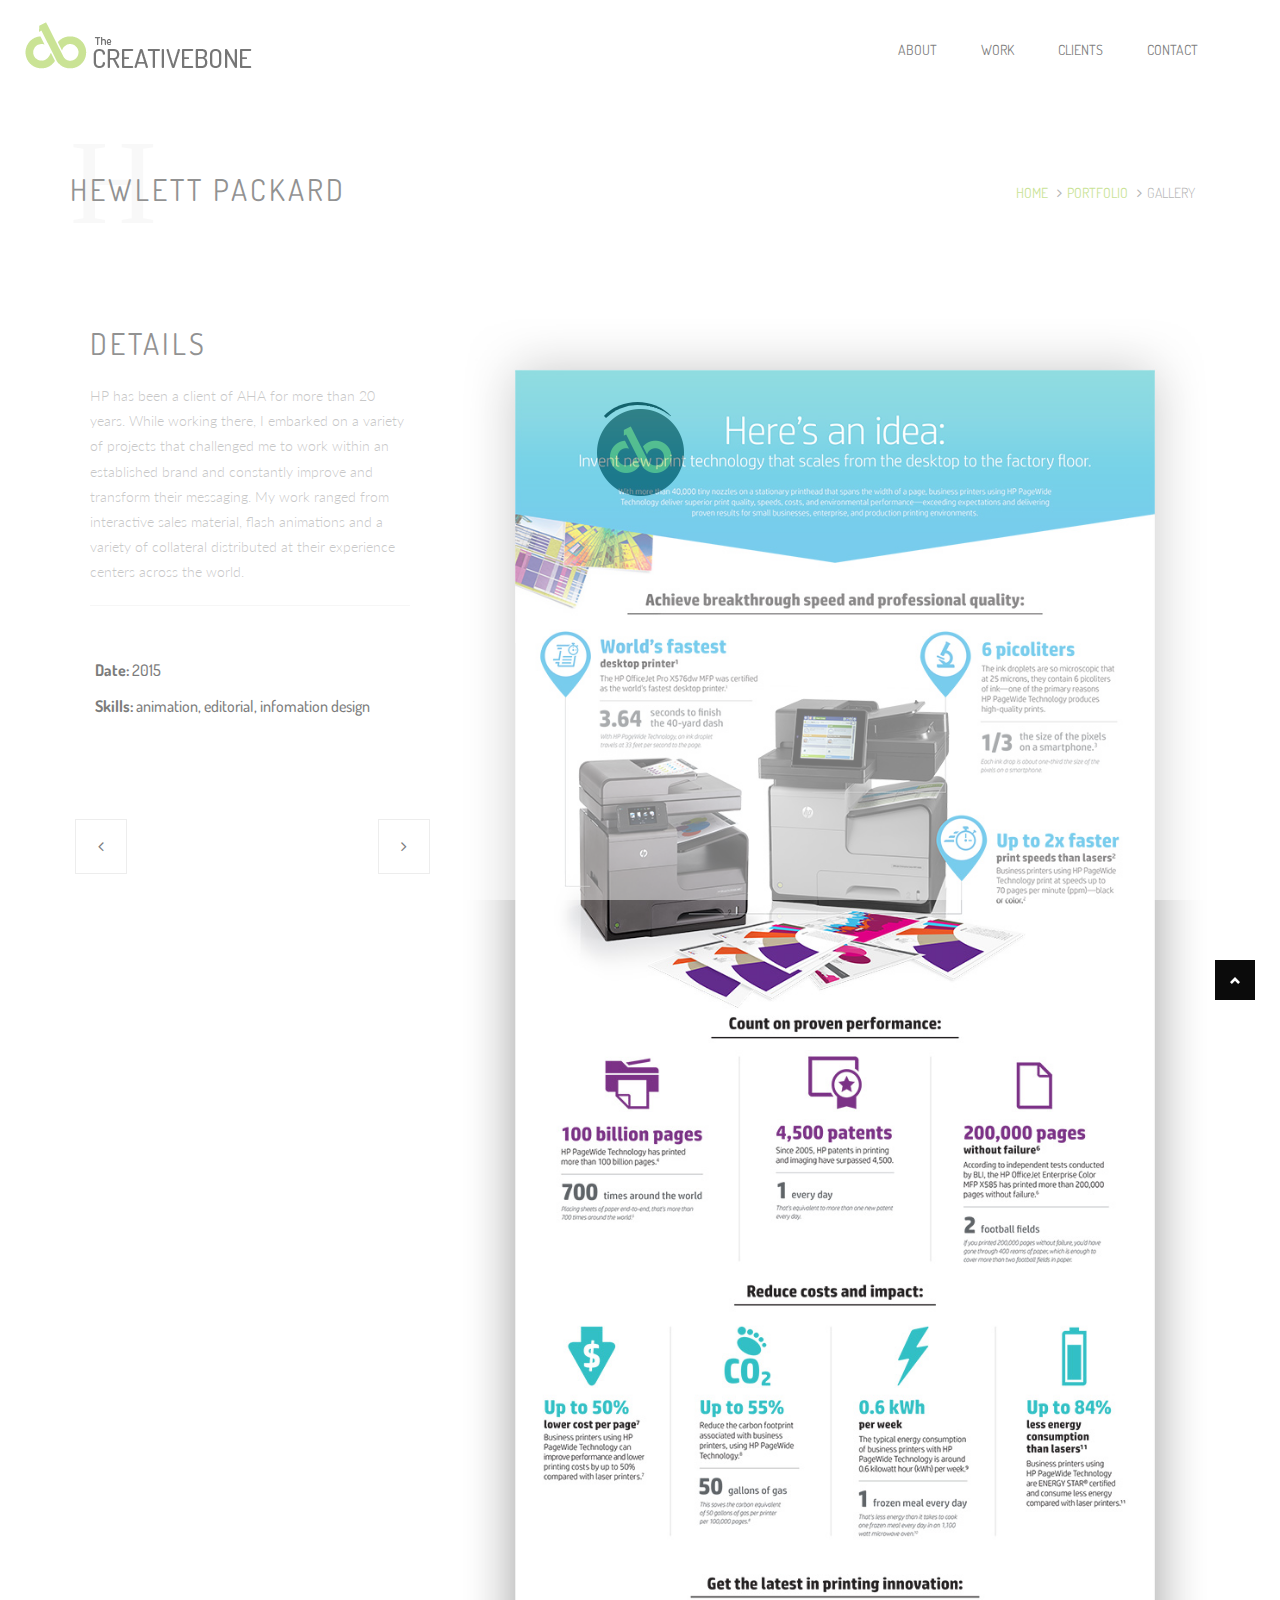
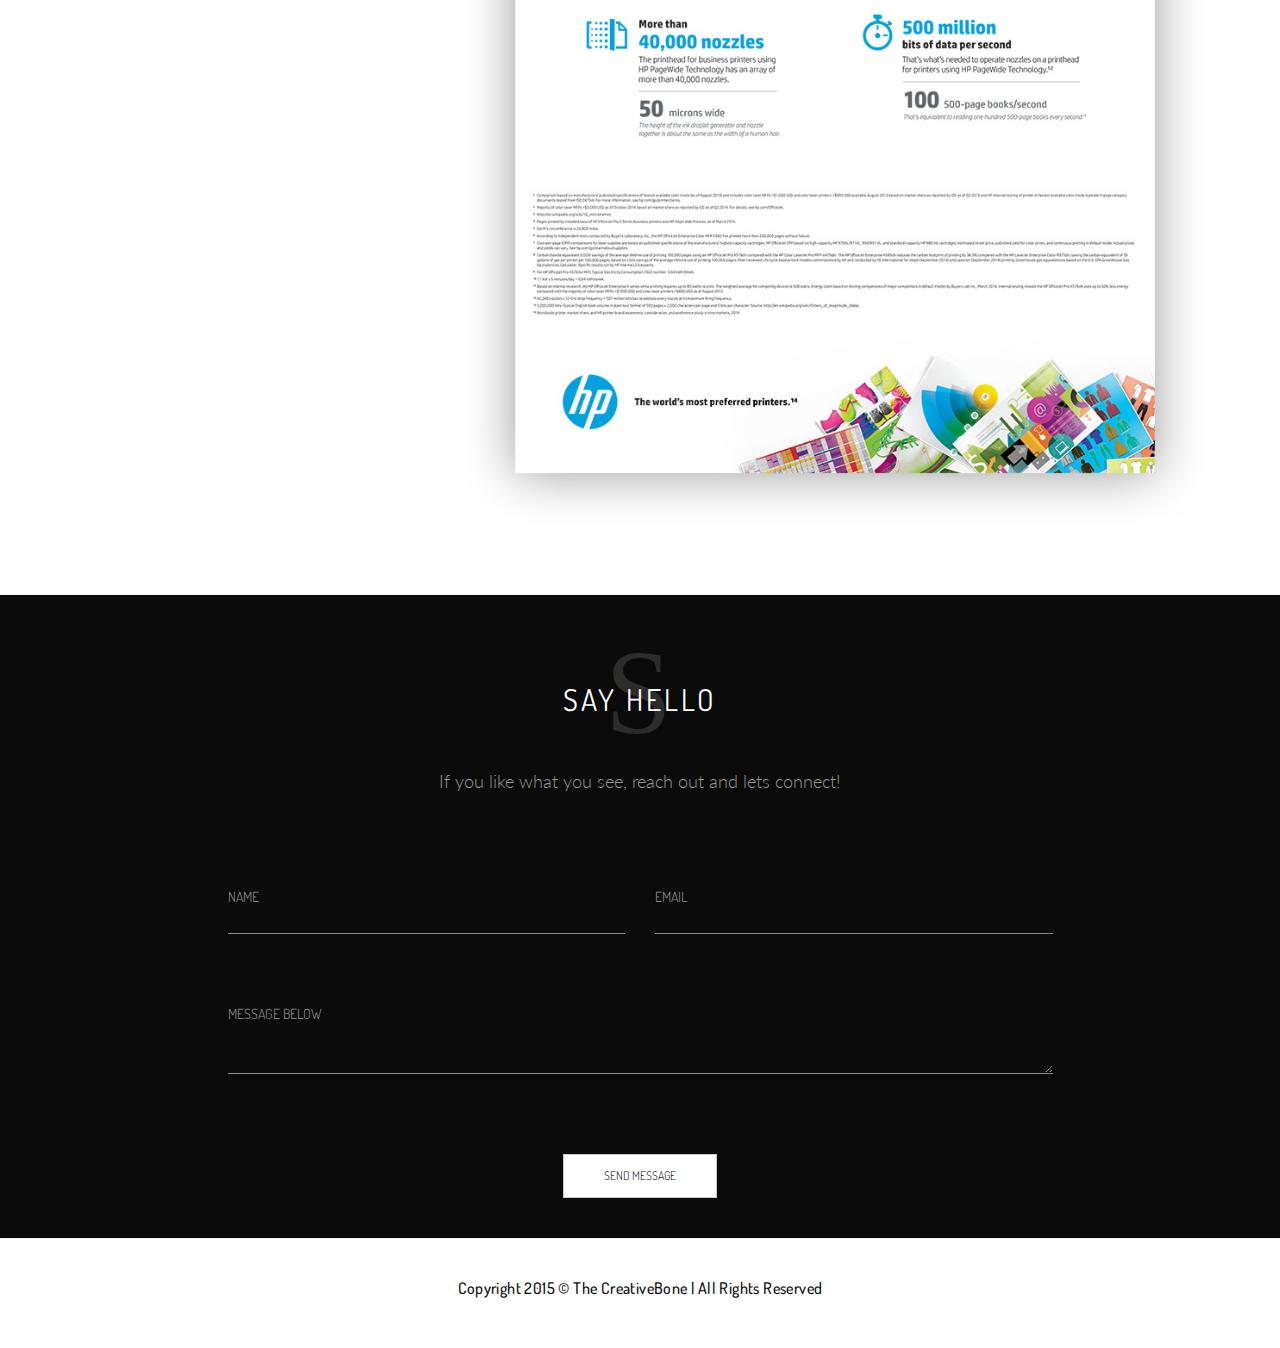
<file: hewlett-packard.html>
<!DOCTYPE html>
<!--[if lt IE 7 ]><html class="ie ie6" lang="en"> <![endif]-->
<!--[if IE 7 ]><html class="ie ie7" lang="en"> <![endif]-->
<!--[if IE 8 ]><html class="ie ie8" lang="en"> <![endif]-->
<!--[if (gte IE 9)|!(IE)]><!--><html lang="en"> <!--<![endif]-->

<head>

    <meta charset="utf-8">
    <meta http-equiv="X-UA-Compatible" content="IE=edge">
    <meta name="viewport" content="width=device-width, initial-scale=1, maximum-scale=1">
    <meta name="description" content="">
    <meta name="author" content="">

    <title>The CreativeBone | Web, print and logo designer based in Portland, Oregon</title>

    <!-- Favicons
    ================================================== -->
    <link rel="shortcut icon" type="image/x-icon" href="/favicon.ico">
    <link rel="apple-touch-icon" href="images/apple-touch-icon.png">
    <link rel="apple-touch-icon" sizes="72x72" href="images/apple-touch-icon-72x72.png">
    <link rel="apple-touch-icon" sizes="114x114" href="images/apple-touch-icon-114x114.png">

    <!-- Core CSS -->
    <link href="css/bootstrap.css" rel="stylesheet">
    <link href="css/extralayers.css" rel="stylesheet">
    <link href="css/animate.css" rel="stylesheet">
    <link href="css/carousel.css" rel="stylesheet">
    <link href="css/owl-carousel.css" rel="stylesheet">
    <link href="css/et-line.css" rel="stylesheet">
    <link href="style.css" rel="stylesheet">

    <!-- Custom CSS -->
    <link href="css/custom.css" rel="stylesheet">

    <!-- PORTFOLIO AND LIGHTBOX SETTINGS -->
    <link href="bfassets/css/bootFolio.css" rel="stylesheet">
    <link href="bfassets/css/prettyPhoto.css" rel="stylesheet">

    <!-- HTML5 Shim and Respond.js IE8 support of HTML5 elements and media queries -->
    <!-- WARNING: Respond.js doesn't work if you view the page via file:// -->

    <!--[if lt IE 9]>
        <script src="https://oss.maxcdn.com/libs/html5shiv/3.7.0/html5shiv.js"></script>
        <script src="https://oss.maxcdn.com/libs/respond.js/1.4.2/respond.min.js"></script>
    <![endif]-->
<script>
  (function(i,s,o,g,r,a,m){i['GoogleAnalyticsObject']=r;i[r]=i[r]||function(){
  (i[r].q=i[r].q||[]).push(arguments)},i[r].l=1*new Date();a=s.createElement(o),
  m=s.getElementsByTagName(o)[0];a.async=1;a.src=g;m.parentNode.insertBefore(a,m)
  })(window,document,'script','//www.google-analytics.com/analytics.js','ga');

  ga('create', 'UA-75818786-1', 'auto');
  ga('send', 'pageview');

</script>

</head>
<body>

    <div id="preloader">
        <div id="spinner"></div>
        <img class="preloader" src="images/loader.gif" alt="">
    </div><!-- end loader -->

    <div class="wrapper">

        <div id="opensearch" class="collapse myform">
            <div class="container-fluid ">
                <div class="topbar">
                    <form role="search" action="#" class="search_form_top" method="get">
                        <input type="text" placeholder="What are you looking for?" name="s" class="form-control" autocomplete="off">
                    </form>
                </div>
            </div>
        </div>

        <header class="header">
            <div id="multimenu" class="menu-wrapper">
                <nav class="navbar yamm navbar-default" role="navigation">
                    <div class="container-fluid">
                        <div class="navbar-header">
                            <button type="button" class="navbar-toggle collapsed" data-toggle="collapse" data-target="#navbar" aria-expanded="false" aria-controls="navbar">
                                <span class="sr-only">Toggle navigation</span>
                                <span class="fa fa-bars"></span>
                            </button>
                            <a class="navbar-brand" href="index.html"><img src="images/dlogo.png" alt=""></a>
                        </div>
                        <div id="navbar" class="navbar-collapse collapse">
                            <ul class="nav navbar-nav navbar-right">
                                <li><a data-scroll href="index.html#about">About</a></li>
                                <li><a data-scroll href="index.html#works">Work</a></li>
                                <li><a data-scroll href="index.html#clients">Clients</a></li>
                                <li><a data-scroll href="#contact">Contact</a></li>
                            </ul>
                        </div><!--/.nav-collapse -->
                    </div><!--/.container-fluid -->
                </nav>
            </div><!-- end menu-wrapper -->
        </header><!-- end header -->

        <section id="page-header" class="section-g clearfix">
            <div class="container">
                <div class="section-title">
                    <div class="pull-left">
                    <h3><span class="font-backend">H</span>Hewlett Packard</h3>
                    </div>

                    <div class="pull-right">
                        <div class="breadcrumb-container">
                            <ul class="breadcrumb">
                                <li><a href="index.html">Home</a></li>
                                <li><a href="index.html#works">Portfolio</a></li>
                                <li class="active">Gallery</li>
                            </ul>
                        </div>
                    </div>
                </div><!-- end sectiontitle -->       
            </div><!-- end container -->
        </section><!-- end section -->

        <section id="page-content" class="section-w clearfix">
            <div class="container">
                <div class="row">
                    <div id="post-content" class="col-md-8 col-sm-8 col-xs-12 pull-right">
                        <div class="post-media">
                            <a href="images/hp-3.jpg" data-gal="prettyPhoto"><img src="images/hp-3.jpg" alt="" class="img-responsive"></a>
                        </div>                                                     
                    </div><!-- end col -->

                    <div id="sidebar" class="col-md-4 col-sm-4 col-xs-12 pull-left">
                        <div class="widget clearfix">
                            <div class="section-title">
                                <h3>Details</h3>
                            </div><!-- title -->
                            <p>HP has been a client of AHA for more than 20 years. While working there, I embarked on a variety of projects that challenged me to work within an established brand and constantly improve and transform their messaging. My work ranged from interactive sales material, flash animations and a variety of collateral distributed at their experience centers across the world.</p>
                            <hr>
                            <div class="personal_details">
                                <ul>
                                    <li><b>Date: </b>2015</li>
                                    <li><b>Skills: </b>animation, editorial, infomation design</li>                                
                                </ul>
                            </div><!-- end personal -->
                        </div><!-- end widget --> 
                            <nav>
                            <ul class="pager">
                                <li class="pull-left"><a href="crowd-compass.html" title="Previous project"><i class="fa fa-angle-left"></i></a></li>
                                <li class="pull-right"><a href="janrain.html" title="Next project"><i class="fa fa-angle-right"></i></a></li>
                            </ul>
                        </nav>                        
                    </div><!-- end col -->
                </div><!-- end row -->
            </div><!-- end container -->
        </section><!-- end section -->
        <section id="contact" class="section-d clearfix">
            <div class="container">
                <div class="section-title text-center">
                    <h3><span class="font-backend">S</span>Say Hello</h3>
                    <p class="lead">If you like what you see, reach out and lets connect!</p>
                </div><!-- end sectiontitle -->

                <div class="section-wrapper row">
                    <div class="contact_form col-lg-10 col-lg-offset-1 col-md-10 col-md-offset-1">
                    <div id="message"></div>
                        <form id="contactform" action="contact.php" name="contactform" method="post">
                            <div class="col-lg-6 col-md-6 col-sm-6 col-xs-12">
                                <input type="text" name="name" id="name" class="form-control" placeholder="Name"> 
                            </div>
                            <div class="col-lg-6 col-md-6 col-sm-6 col-xs-12">
                                <input type="text" name="email" id="email" class="form-control" placeholder="Email"> 
                            </div>
                            <div class="col-lg-12 col-md-12 col-sm-12 col-xs-12">
                                <textarea class="form-control" name="comments" id="comments" rows="6" placeholder="Message Below"></textarea>
                            </div>
                            <div class="col-lg-12 col-md-12 col-sm-12 col-xs-12 text-center">
                                <button type="submit" value="SEND" id="submit" class="btn btn-default btn-lg">SEND MESSAGE</button>
                            </div>
                        </form> 
                    </div> <!-- end contact_widget -->
                </div><!-- end section-wrapper -->

            </div><!-- end container -->
        </section><!-- end section -->       
        <div class="copyrights">
            <div class="container">
                <div class="col-lg-12 col-md-12 col-sm-12 col-xs-12">
                    <p>Copyright 2015 ©  The CreativeBone | All Rights Reserved</p>
                </div><!-- end col-lg-4 -->
            </div><!-- end container -->
        </div><!-- end copyrights -->

        <div class="dmtop">Scroll to Top</div>
    </div><!-- end wrapper -->
    
    <!-- jQuery -->
    <script src="js/jquery.js"></script>
    <!-- Bootstrap JS -->
    <script src="js/bootstrap.min.js"></script>    
    <!-- Menu Display -->
    <script src="js/menu.js"></script>
    <!-- Retina Display -->
    <script src="js/retina.js"></script>
    <!-- CSS3 Animations -->
    <script src="js/wow.js"></script>
    <!-- Parallax -->
    <script src="js/jquery.stellar.js"></script>
    <!-- Contact Form -->
    <script src="js/jquery.jigowatt.js"></script>
    <!-- Parallax -->
    <script src="js/smooth-scroll.js"></script>
    <!-- Carousel -->
    <script src="js/owl.carousel.js"></script>
    <script src="js/owl-scripts.js"></script>
    <!-- Verttical Carousel -->
    <script src="js/jquery.bxslider.js"></script>
    <!-- Skills Bar -->
    <script src="js/progressbar.js"></script>
    <!-- Lightbox Scripts -->
    <script src="bfassets/js/jquery.prettyPhoto.js"></script>
    <!-- Onepage Scripts -->
    <script src="js/onepage-scripts.js"></script>

</body>
</html>
</file>
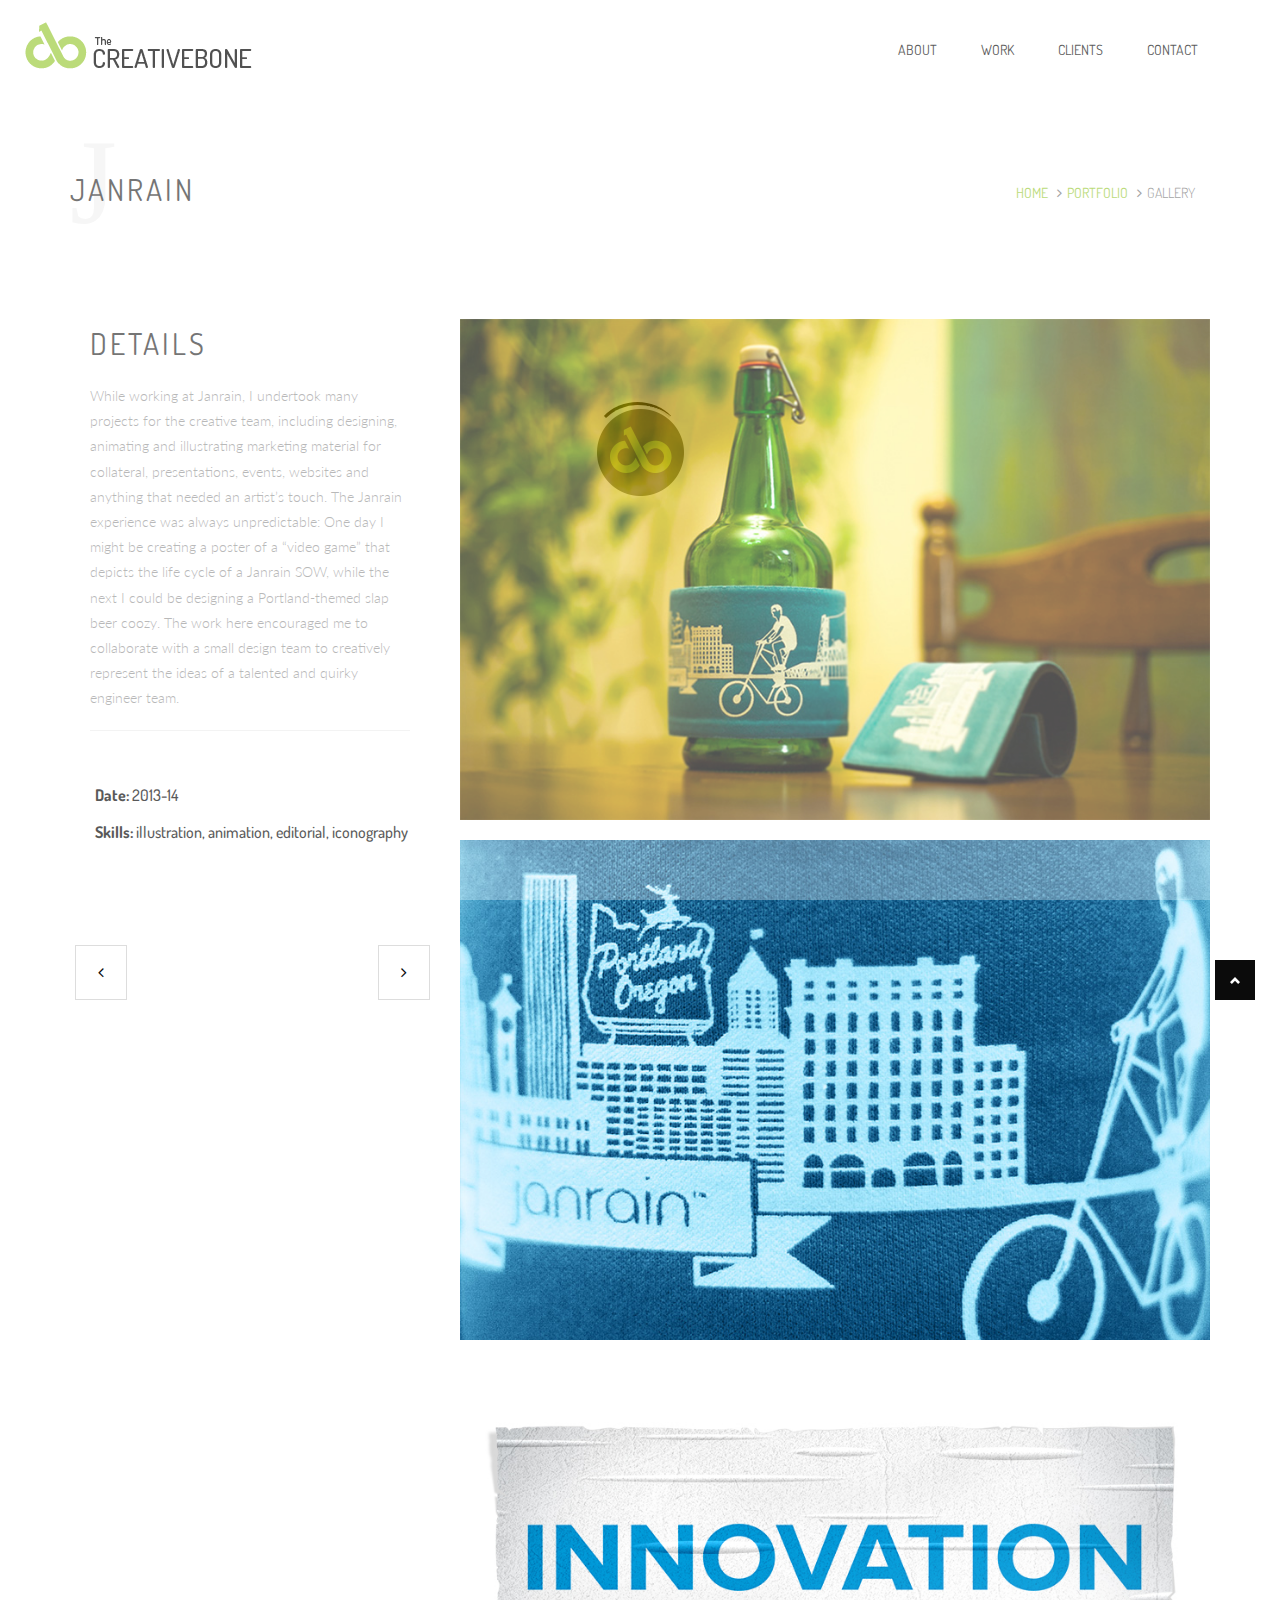
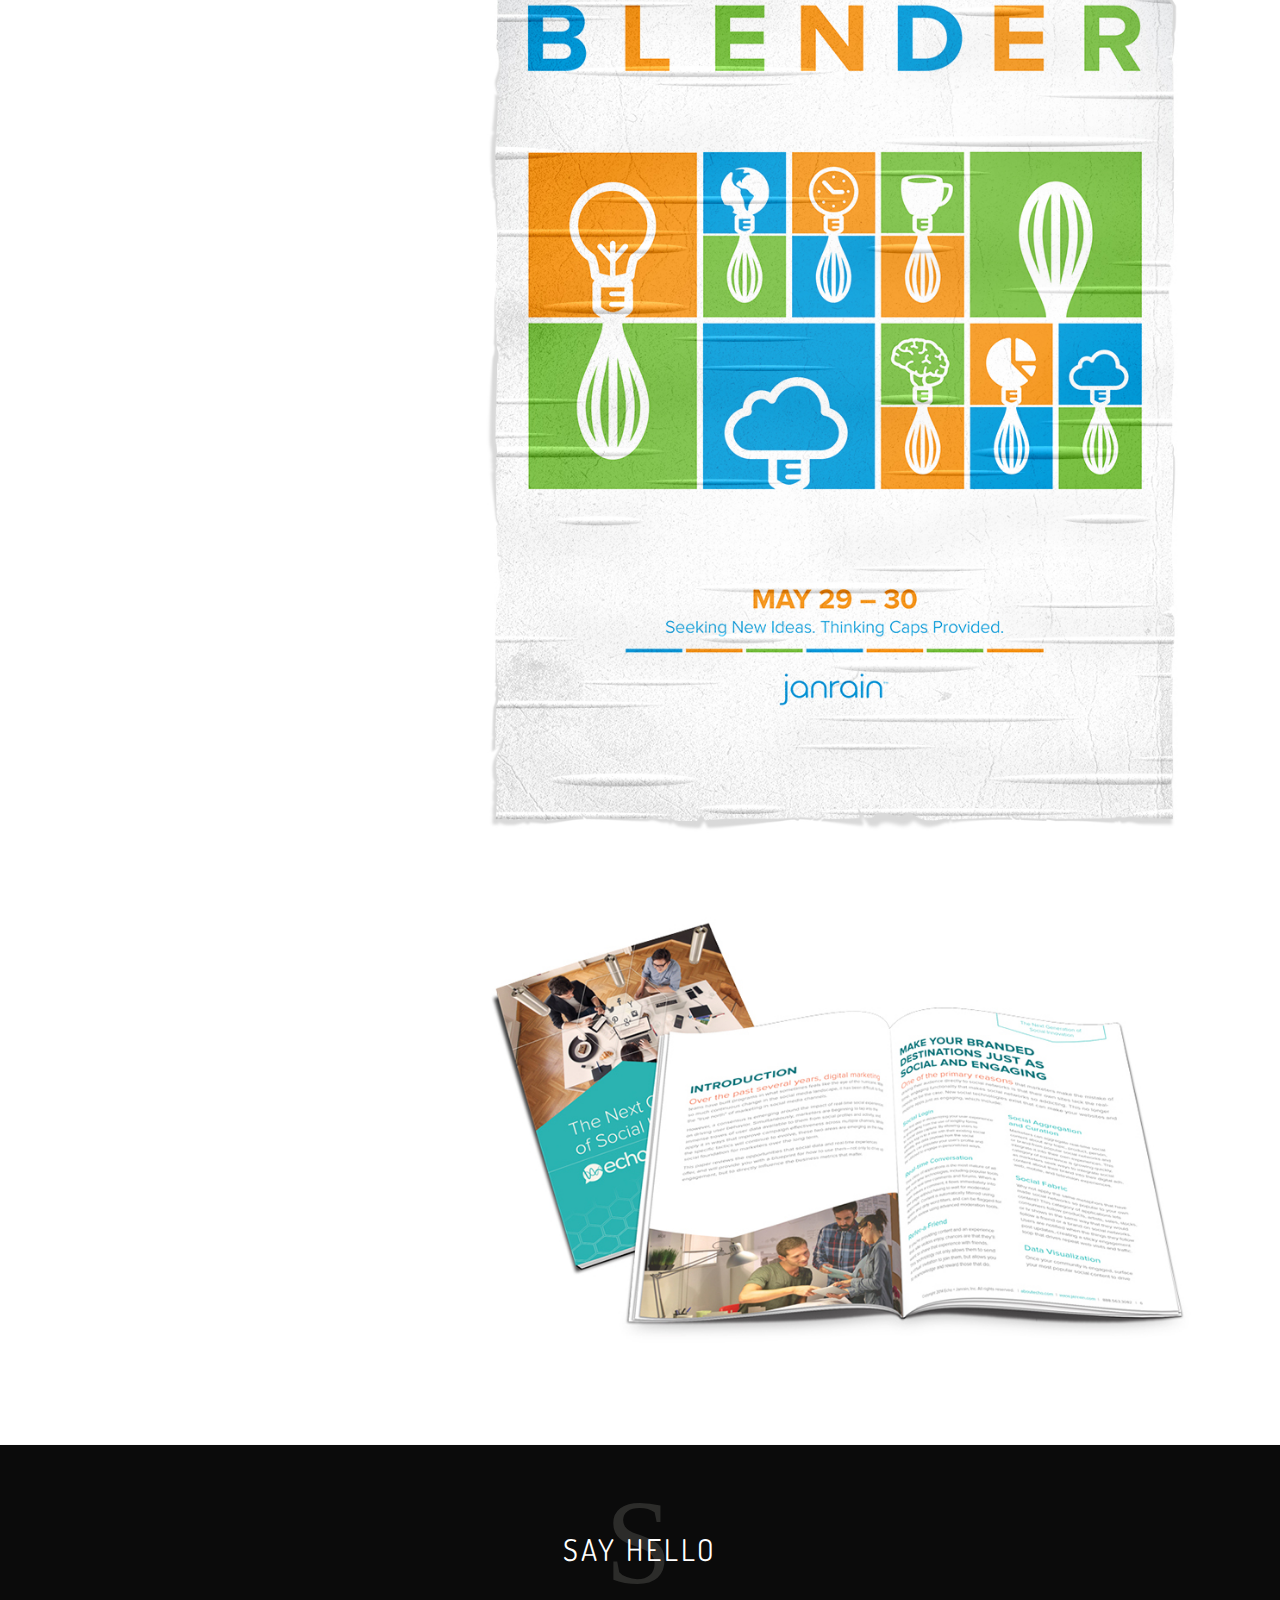
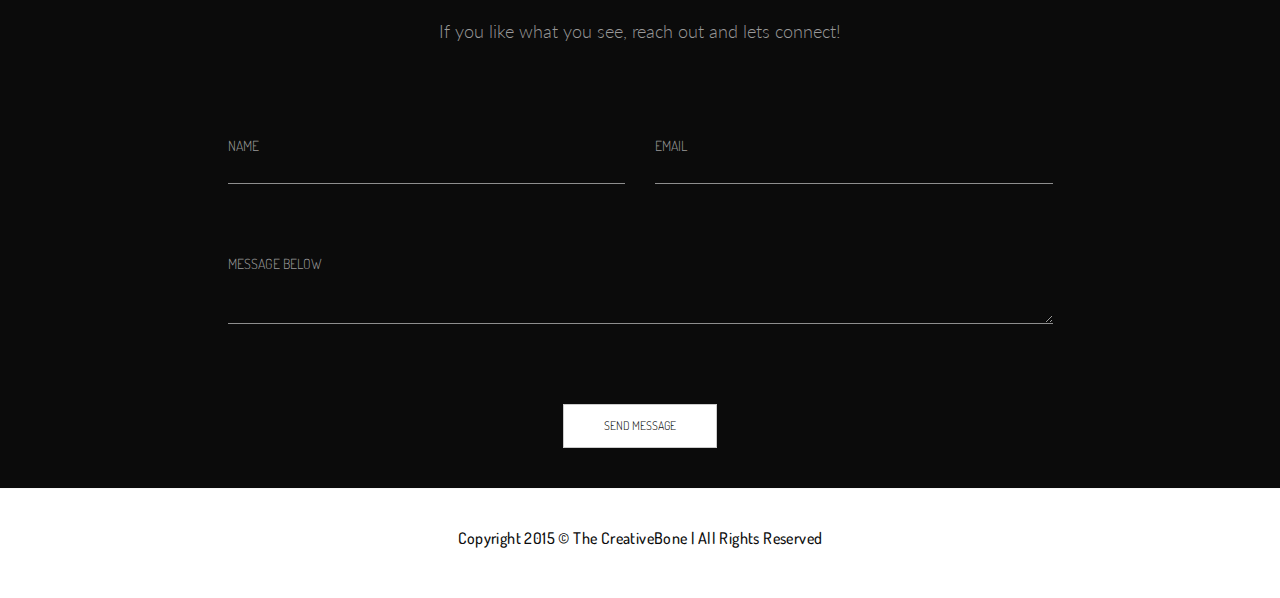
<file: janrain.html>
<!DOCTYPE html>
<!--[if lt IE 7 ]><html class="ie ie6" lang="en"> <![endif]-->
<!--[if IE 7 ]><html class="ie ie7" lang="en"> <![endif]-->
<!--[if IE 8 ]><html class="ie ie8" lang="en"> <![endif]-->
<!--[if (gte IE 9)|!(IE)]><!--><html lang="en"> <!--<![endif]-->

<head>

    <meta charset="utf-8">
    <meta http-equiv="X-UA-Compatible" content="IE=edge">
    <meta name="viewport" content="width=device-width, initial-scale=1, maximum-scale=1">
    <meta name="description" content="">
    <meta name="author" content="">

    <title>The CreativeBone | Web, print and logo designer based in Portland, Oregon</title>

    <!-- Favicons
    ================================================== -->
    <link rel="shortcut icon" type="image/x-icon" href="/favicon.ico">
    <link rel="apple-touch-icon" href="images/apple-touch-icon.png">
    <link rel="apple-touch-icon" sizes="72x72" href="images/apple-touch-icon-72x72.png">
    <link rel="apple-touch-icon" sizes="114x114" href="images/apple-touch-icon-114x114.png">

    <!-- Core CSS -->
    <link href="css/bootstrap.css" rel="stylesheet">
    <link href="css/extralayers.css" rel="stylesheet">
    <link href="css/animate.css" rel="stylesheet">
    <link href="css/carousel.css" rel="stylesheet">
    <link href="css/owl-carousel.css" rel="stylesheet">
    <link href="css/et-line.css" rel="stylesheet">
    <link href="style.css" rel="stylesheet">

    <!-- Custom CSS -->
    <link href="css/custom.css" rel="stylesheet">

    <!-- PORTFOLIO AND LIGHTBOX SETTINGS -->
    <link href="bfassets/css/bootFolio.css" rel="stylesheet">
    <link href="bfassets/css/prettyPhoto.css" rel="stylesheet">

    <!-- HTML5 Shim and Respond.js IE8 support of HTML5 elements and media queries -->
    <!-- WARNING: Respond.js doesn't work if you view the page via file:// -->

    <!--[if lt IE 9]>
        <script src="https://oss.maxcdn.com/libs/html5shiv/3.7.0/html5shiv.js"></script>
        <script src="https://oss.maxcdn.com/libs/respond.js/1.4.2/respond.min.js"></script>
    <![endif]-->
<script>
  (function(i,s,o,g,r,a,m){i['GoogleAnalyticsObject']=r;i[r]=i[r]||function(){
  (i[r].q=i[r].q||[]).push(arguments)},i[r].l=1*new Date();a=s.createElement(o),
  m=s.getElementsByTagName(o)[0];a.async=1;a.src=g;m.parentNode.insertBefore(a,m)
  })(window,document,'script','//www.google-analytics.com/analytics.js','ga');

  ga('create', 'UA-75818786-1', 'auto');
  ga('send', 'pageview');

</script>

</head>
<body>

    <div id="preloader">
        <div id="spinner"></div>
        <img class="preloader" src="images/loader.gif" alt="">
    </div><!-- end loader -->

    <div class="wrapper">

        <div id="opensearch" class="collapse myform">
            <div class="container-fluid ">
                <div class="topbar">
                    <form role="search" action="#" class="search_form_top" method="get">
                        <input type="text" placeholder="What are you looking for?" name="s" class="form-control" autocomplete="off">
                    </form>
                </div>
            </div>
        </div>

        <header class="header">
            <div id="multimenu" class="menu-wrapper">
                <nav class="navbar yamm navbar-default" role="navigation">
                    <div class="container-fluid">
                        <div class="navbar-header">
                            <button type="button" class="navbar-toggle collapsed" data-toggle="collapse" data-target="#navbar" aria-expanded="false" aria-controls="navbar">
                                <span class="sr-only">Toggle navigation</span>
                                <span class="fa fa-bars"></span>
                            </button>
                            <a class="navbar-brand" href="index.html"><img src="images/dlogo.png" alt=""></a>
                        </div>
                        <div id="navbar" class="navbar-collapse collapse">
                            <ul class="nav navbar-nav navbar-right">
                                <li><a data-scroll href="index.html#about">About</a></li>
                                <li><a data-scroll href="index.html#works">Work</a></li>
                                <li><a data-scroll href="index.html#clients">Clients</a></li>
                                <li><a data-scroll href="#contact">Contact</a></li>
                            </ul>
                        </div><!--/.nav-collapse -->
                    </div><!--/.container-fluid -->
                </nav>
            </div><!-- end menu-wrapper -->
        </header><!-- end header -->

        <section id="page-header" class="section-g clearfix">
            <div class="container">
                <div class="section-title">
                    <div class="pull-left">
                    <h3><span class="font-backend">J</span>Janrain</h3>
                    </div>

                    <div class="pull-right">
                        <div class="breadcrumb-container">
                            <ul class="breadcrumb">
                                <li><a href="index.html">Home</a></li>
                                <li><a href="index.html#works">Portfolio</a></li>
                                <li class="active">Gallery</li>
                            </ul>
                        </div>
                    </div>
                </div><!-- end sectiontitle -->       
            </div><!-- end container -->
        </section><!-- end section -->

        <section id="page-content" class="section-w clearfix">
            <div class="container">
                <div class="row">
                    <div id="post-content" class="col-md-8 col-sm-8 col-xs-12 pull-right">
                        <div class="post-media">
                            <a href="images/jr-1.jpg" data-gal="prettyPhoto"><img src="images/jr-1.jpg" alt="" class="img-responsive"></a>
                        </div>
                        <div class="post-media">
                            <a href="images/jr-2.jpg" data-gal="prettyPhoto"><img src="images/jr-2.jpg" alt="" class="img-responsive"></a>
                        </div>
                        <div class="post-media">
                            <a href="images/jr-3.jpg" data-gal="prettyPhoto"><img src="images/jr-3.jpg" alt="" class="img-responsive"></a>
                        </div>
                        <div class="post-media">
                            <a href="images/jr-4.jpg" data-gal="prettyPhoto"><img src="images/jr-4.jpg" alt="" class="img-responsive"></a>
                        </div>
                    </div><!-- end col -->

                    <div id="sidebar" class="col-md-4 col-sm-4 col-xs-12 pull-left">
                        <div class="widget clearfix">
                            <div class="section-title">
                                <h3>Details</h3>
                            </div><!-- title -->
                            <p>While working at Janrain, I undertook many projects for the creative team, including designing, animating and illustrating marketing material for collateral, presentations, events, websites and anything that needed an artist’s touch. The Janrain experience was always unpredictable: One day I might be creating a poster of a “video game” that depicts the life cycle of a Janrain SOW, while the next I could be designing a Portland-themed slap beer coozy. The work here encouraged me to collaborate with a small design team to creatively represent the ideas of a talented and quirky engineer team.</p>

                            <hr>
                            <div class="personal_details">
                                <ul>
                                    <li><b>Date: </b>2013-14</li>
                                    <li><b>Skills: </b>illustration, animation, editorial, iconography</li>
                                </ul>
                            </div><!-- end personal -->
                        </div><!-- end widget --> 
                            <nav>
                            <ul class="pager">
                                <li class="pull-left"><a href="hewlett-packard.html" title="Previous project"><i class="fa fa-angle-left"></i></a></li>
                                <li class="pull-right"><a href="lange-international.html" title="Next project"><i class="fa fa-angle-right"></i></a></li>
                            </ul>
                        </nav>                        
                    </div><!-- end col -->
                </div><!-- end row -->
            </div><!-- end container -->
        </section><!-- end section -->
        <section id="contact" class="section-d clearfix">
            <div class="container">
                <div class="section-title text-center">
                    <h3><span class="font-backend">S</span>Say Hello</h3>
                    <p class="lead">If you like what you see, reach out and lets connect!</p>
                </div><!-- end sectiontitle -->

                <div class="section-wrapper row">
                    <div class="contact_form col-lg-10 col-lg-offset-1 col-md-10 col-md-offset-1">
                    <div id="message"></div>
                        <form id="contactform" action="contact.php" name="contactform" method="post">
                            <div class="col-lg-6 col-md-6 col-sm-6 col-xs-12">
                                <input type="text" name="name" id="name" class="form-control" placeholder="Name"> 
                            </div>
                            <div class="col-lg-6 col-md-6 col-sm-6 col-xs-12">
                                <input type="text" name="email" id="email" class="form-control" placeholder="Email"> 
                            </div>
                            <div class="col-lg-12 col-md-12 col-sm-12 col-xs-12">
                                <textarea class="form-control" name="comments" id="comments" rows="6" placeholder="Message Below"></textarea>
                            </div>
                            <div class="col-lg-12 col-md-12 col-sm-12 col-xs-12 text-center">
                                <button type="submit" value="SEND" id="submit" class="btn btn-default btn-lg">SEND MESSAGE</button>
                            </div>
                        </form> 
                    </div> <!-- end contact_widget -->
                </div><!-- end section-wrapper -->

            </div><!-- end container -->
        </section><!-- end section -->       
        <div class="copyrights">
            <div class="container">
                <div class="col-lg-12 col-md-12 col-sm-12 col-xs-12">
                    <p>Copyright 2015 ©  The CreativeBone | All Rights Reserved</p>
                </div><!-- end col-lg-4 -->
            </div><!-- end container -->
        </div><!-- end copyrights -->

        <div class="dmtop">Scroll to Top</div>
    </div><!-- end wrapper -->
    
    <!-- jQuery -->
    <script src="js/jquery.js"></script>
    <!-- Bootstrap JS -->
    <script src="js/bootstrap.min.js"></script>    
    <!-- Menu Display -->
    <script src="js/menu.js"></script>
    <!-- Retina Display -->
    <script src="js/retina.js"></script>
    <!-- CSS3 Animations -->
    <script src="js/wow.js"></script>
    <!-- Parallax -->
    <script src="js/jquery.stellar.js"></script>
    <!-- Contact Form -->
    <script src="js/jquery.jigowatt.js"></script>
    <!-- Parallax -->
    <script src="js/smooth-scroll.js"></script>
    <!-- Carousel -->
    <script src="js/owl.carousel.js"></script>
    <script src="js/owl-scripts.js"></script>
    <!-- Verttical Carousel -->
    <script src="js/jquery.bxslider.js"></script>
    <!-- Skills Bar -->
    <script src="js/progressbar.js"></script>
    <!-- Lightbox Scripts -->
    <script src="bfassets/js/jquery.prettyPhoto.js"></script>
    <!-- Onepage Scripts -->
    <script src="js/onepage-scripts.js"></script>

</body>
</html>
</file>
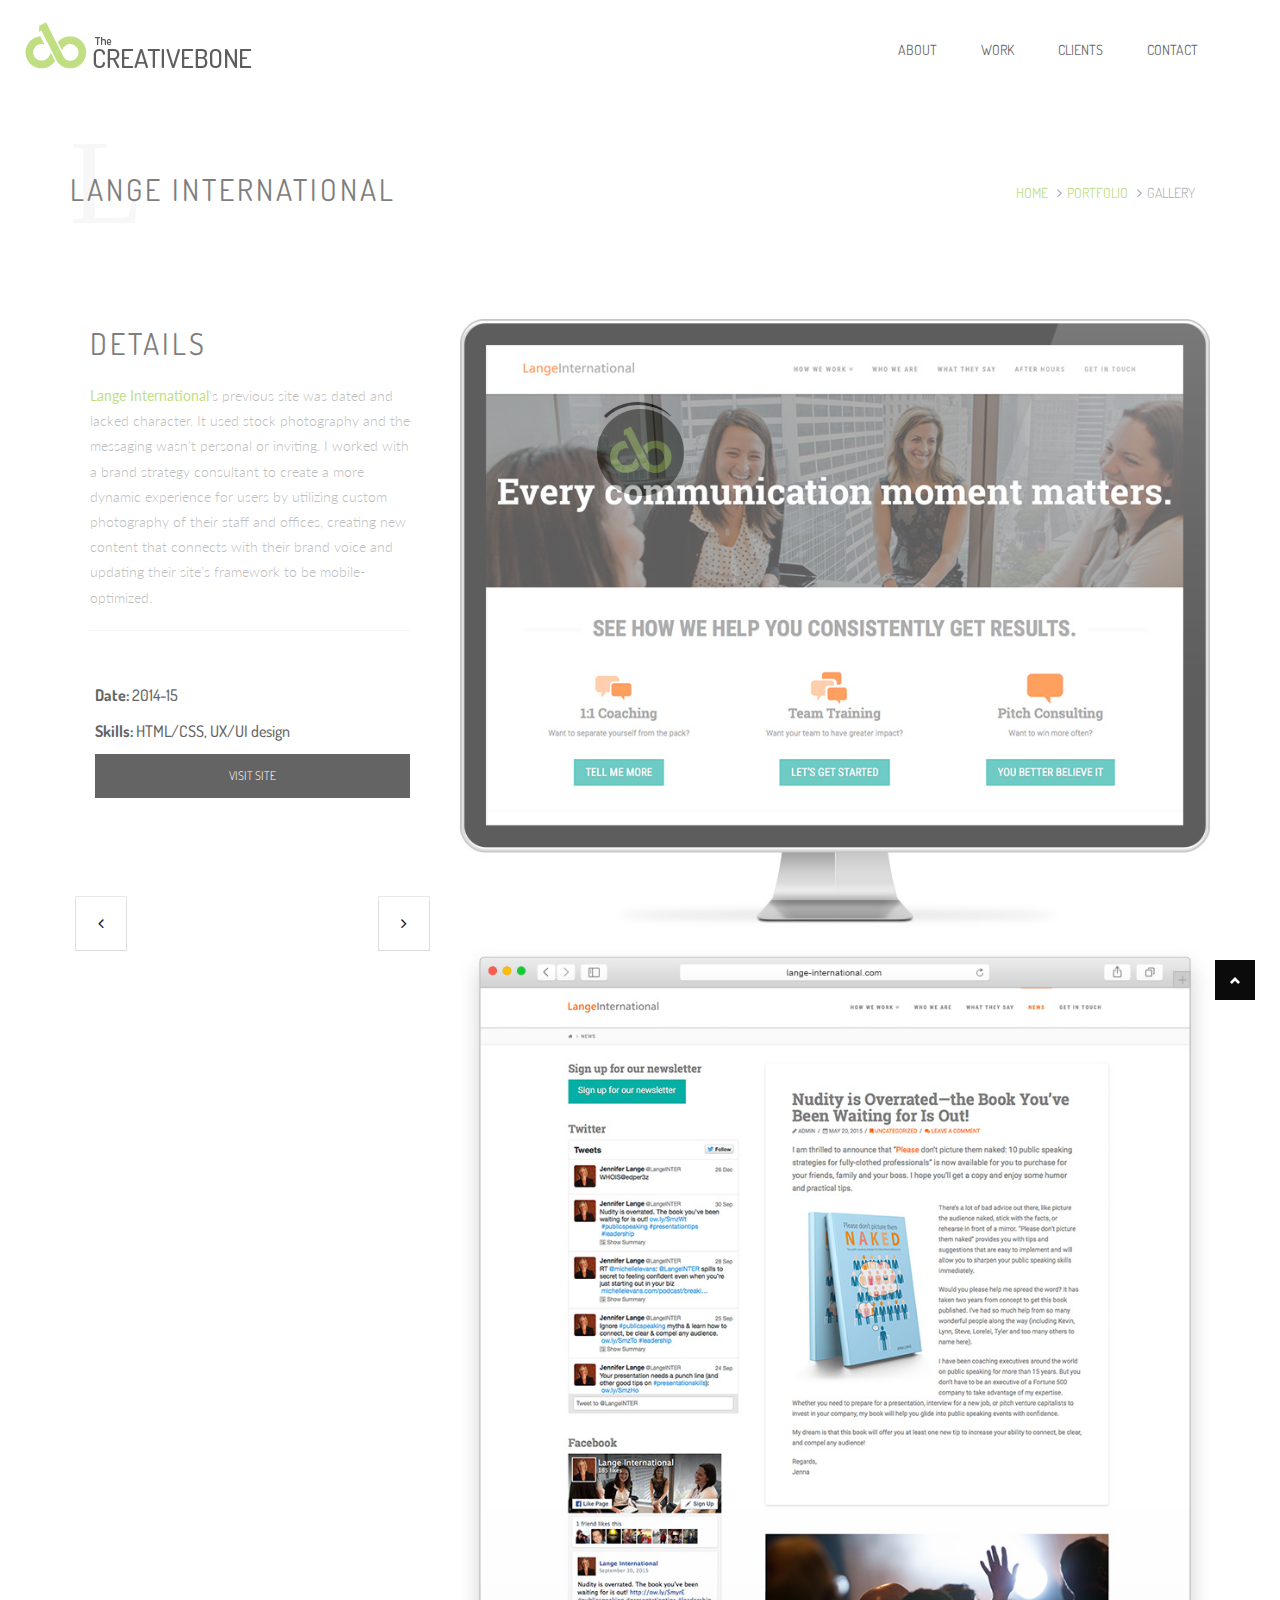
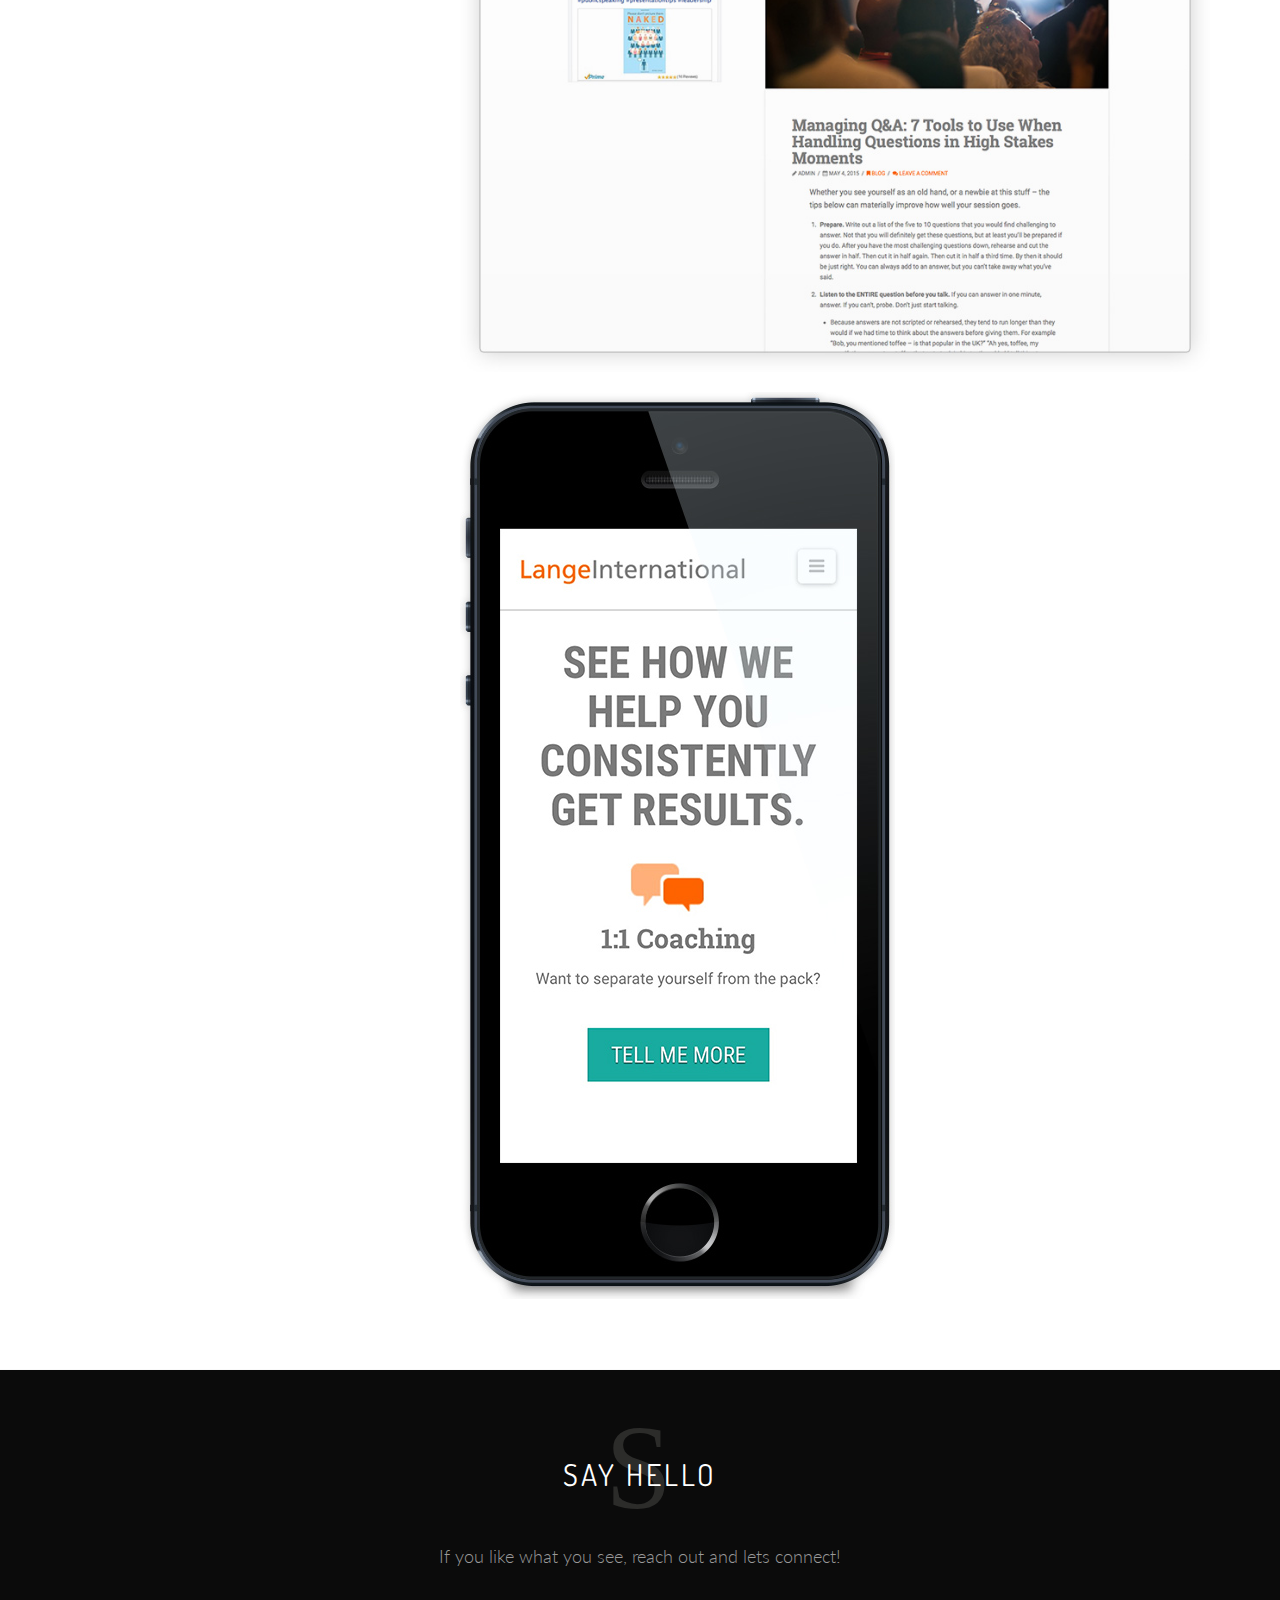
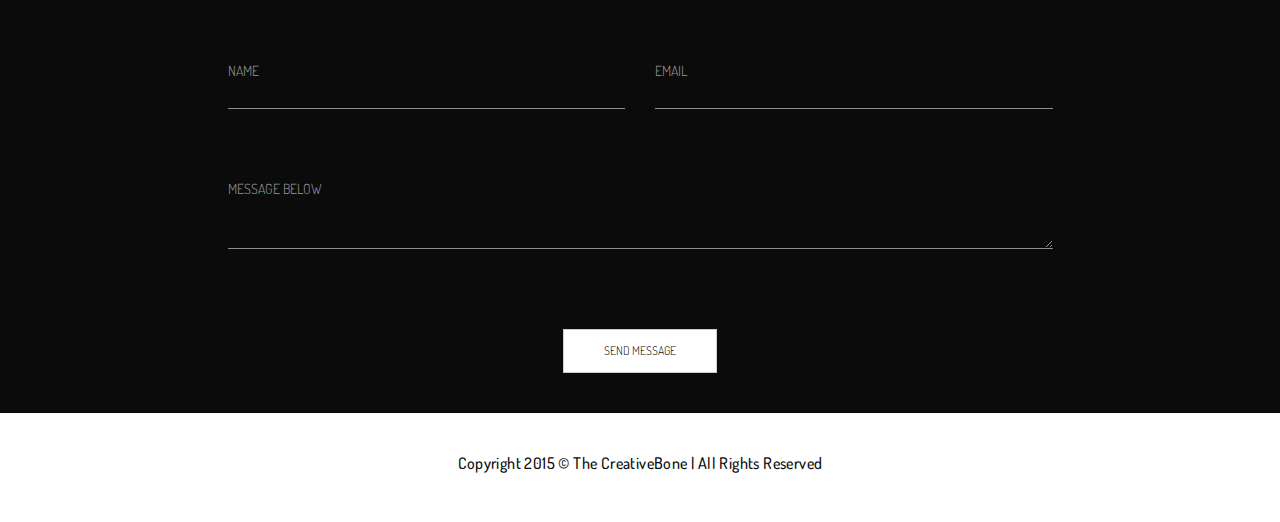
<file: lange-international.html>
<!DOCTYPE html>
<!--[if lt IE 7 ]><html class="ie ie6" lang="en"> <![endif]-->
<!--[if IE 7 ]><html class="ie ie7" lang="en"> <![endif]-->
<!--[if IE 8 ]><html class="ie ie8" lang="en"> <![endif]-->
<!--[if (gte IE 9)|!(IE)]><!--><html lang="en"> <!--<![endif]-->

<head>

    <meta charset="utf-8">
    <meta http-equiv="X-UA-Compatible" content="IE=edge">
    <meta name="viewport" content="width=device-width, initial-scale=1, maximum-scale=1">
    <meta name="description" content="">
    <meta name="author" content="">

    <title>The CreativeBone | Web, print and logo designer based in Portland, Oregon</title>

    <!-- Favicons
    ================================================== -->
    <link rel="shortcut icon" type="image/x-icon" href="/favicon.ico">
    <link rel="apple-touch-icon" href="images/apple-touch-icon.png">
    <link rel="apple-touch-icon" sizes="72x72" href="images/apple-touch-icon-72x72.png">
    <link rel="apple-touch-icon" sizes="114x114" href="images/apple-touch-icon-114x114.png">

    <!-- Core CSS -->
    <link href="css/bootstrap.css" rel="stylesheet">
    <link href="css/extralayers.css" rel="stylesheet">
    <link href="css/animate.css" rel="stylesheet">
    <link href="css/carousel.css" rel="stylesheet">
    <link href="css/owl-carousel.css" rel="stylesheet">
    <link href="css/et-line.css" rel="stylesheet">
    <link href="style.css" rel="stylesheet">

    <!-- Custom CSS -->
    <link href="css/custom.css" rel="stylesheet">

    <!-- PORTFOLIO AND LIGHTBOX SETTINGS -->
    <link href="bfassets/css/bootFolio.css" rel="stylesheet">
    <link href="bfassets/css/prettyPhoto.css" rel="stylesheet">

    <!-- HTML5 Shim and Respond.js IE8 support of HTML5 elements and media queries -->
    <!-- WARNING: Respond.js doesn't work if you view the page via file:// -->

    <!--[if lt IE 9]>
        <script src="https://oss.maxcdn.com/libs/html5shiv/3.7.0/html5shiv.js"></script>
        <script src="https://oss.maxcdn.com/libs/respond.js/1.4.2/respond.min.js"></script>
    <![endif]-->
<script>
  (function(i,s,o,g,r,a,m){i['GoogleAnalyticsObject']=r;i[r]=i[r]||function(){
  (i[r].q=i[r].q||[]).push(arguments)},i[r].l=1*new Date();a=s.createElement(o),
  m=s.getElementsByTagName(o)[0];a.async=1;a.src=g;m.parentNode.insertBefore(a,m)
  })(window,document,'script','//www.google-analytics.com/analytics.js','ga');

  ga('create', 'UA-75818786-1', 'auto');
  ga('send', 'pageview');

</script>

</head>
<body>

    <div id="preloader">
        <div id="spinner"></div>
        <img class="preloader" src="images/loader.gif" alt="">
    </div><!-- end loader -->

    <div class="wrapper">

        <div id="opensearch" class="collapse myform">
            <div class="container-fluid ">
                <div class="topbar">
                    <form role="search" action="#" class="search_form_top" method="get">
                        <input type="text" placeholder="What are you looking for?" name="s" class="form-control" autocomplete="off">
                    </form>
                </div>
            </div>
        </div>

        <header class="header">
            <div id="multimenu" class="menu-wrapper">
                <nav class="navbar yamm navbar-default" role="navigation">
                    <div class="container-fluid">
                        <div class="navbar-header">
                            <button type="button" class="navbar-toggle collapsed" data-toggle="collapse" data-target="#navbar" aria-expanded="false" aria-controls="navbar">
                                <span class="sr-only">Toggle navigation</span>
                                <span class="fa fa-bars"></span>
                            </button>
                            <a class="navbar-brand" href="index.html"><img src="images/dlogo.png" alt=""></a>
                        </div>
                        <div id="navbar" class="navbar-collapse collapse">
                            <ul class="nav navbar-nav navbar-right">
                                <li><a data-scroll href="index.html#about">About</a></li>
                                <li><a data-scroll href="index.html#works">Work</a></li>
                                <li><a data-scroll href="index.html#clients">Clients</a></li>
                                <li><a data-scroll href="#contact">Contact</a></li>
                            </ul>
                        </div><!--/.nav-collapse -->
                    </div><!--/.container-fluid -->
                </nav>
            </div><!-- end menu-wrapper -->
        </header><!-- end header -->

        <section id="page-header" class="section-g clearfix">
            <div class="container">
                <div class="section-title">
                    <div class="pull-left">
                    <h3><span class="font-backend">L</span>Lange International </h3>
                    </div>

                    <div class="pull-right">
                        <div class="breadcrumb-container">
                            <ul class="breadcrumb">
                                <li><a href="index.html">Home</a></li>
                                <li><a href="index.html#works">Portfolio</a></li>
                                <li class="active">Gallery</li>
                            </ul>
                        </div>
                    </div>
                </div><!-- end sectiontitle -->       
            </div><!-- end container -->
        </section><!-- end section -->

        <section id="page-content" class="section-w clearfix">
            <div class="container">
                <div class="row">
                    <div id="post-content" class="col-md-8 col-sm-8 col-xs-12 pull-right">
                        <div class="post-media">
                            <a href="images/li-2.jpg" data-gal="prettyPhoto"><img src="images/li-2.jpg" alt="" class="img-responsive"></a>
                        </div>
                        <div class="post-media">
                            <a href="images/li-1.jpg" data-gal="prettyPhoto"><img src="images/li-1.jpg" alt="" class="img-responsive"></a>
                        </div>
                        <div class="post-media">
                            <a href="images/li-3.jpg" data-gal="prettyPhoto"><img src="images/li-3.jpg" alt="" class="img-responsive"></a>
                        </div>
                    </div><!-- end col -->

                    <div id="sidebar" class="col-md-4 col-sm-4 col-xs-12 pull-left">
                        <div class="widget clearfix">
                            <div class="section-title">
                                <h3>Details</h3>
                            </div><!-- title -->
                            <p><a href="http://lange-international.com/" target="_blank">Lange International</a>'s previous site was dated and lacked character. It used stock photography and the messaging wasn’t personal or inviting. I worked with a brand strategy consultant to create a more dynamic experience for users by utilizing custom photography of their staff and offices, creating new content that connects with their brand voice and updating their site’s framework to be mobile-optimized.</p>
                            <hr>
                            <div class="personal_details">
                                <ul>
                                    <li><b>Date: </b>2014-15</li>
                                    <li><b>Skills: </b>HTML/CSS, UX/UI design</li>
                                    <li><a class="btn btn-primary btn-lg btn-block" href="http://lange-international.com/" title="Lange International" target="_blank">Visit Site</a></li>                                    
                                </ul>
                            </div><!-- end personal -->
                        </div><!-- end widget --> 
                            <nav>
                            <ul class="pager">
                                <li class="pull-left"><a href="janrain.html" title="Previous project"><i class="fa fa-angle-left"></i></a></li>
                                <li class="pull-right"><a href="lower-columbia-estuary-partnership.html" title="Next project"><i class="fa fa-angle-right"></i></a></li>
                            </ul>
                        </nav>                        
                    </div><!-- end col -->
                </div><!-- end row -->
            </div><!-- end container -->
        </section><!-- end section -->
        <section id="contact" class="section-d clearfix">
            <div class="container">
                <div class="section-title text-center">
                    <h3><span class="font-backend">S</span>Say Hello</h3>
                    <p class="lead">If you like what you see, reach out and lets connect!</p>
                </div><!-- end sectiontitle -->

                <div class="section-wrapper row">
                    <div class="contact_form col-lg-10 col-lg-offset-1 col-md-10 col-md-offset-1">
                    <div id="message"></div>
                        <form id="contactform" action="contact.php" name="contactform" method="post">
                            <div class="col-lg-6 col-md-6 col-sm-6 col-xs-12">
                                <input type="text" name="name" id="name" class="form-control" placeholder="Name"> 
                            </div>
                            <div class="col-lg-6 col-md-6 col-sm-6 col-xs-12">
                                <input type="text" name="email" id="email" class="form-control" placeholder="Email"> 
                            </div>
                            <div class="col-lg-12 col-md-12 col-sm-12 col-xs-12">
                                <textarea class="form-control" name="comments" id="comments" rows="6" placeholder="Message Below"></textarea>
                            </div>
                            <div class="col-lg-12 col-md-12 col-sm-12 col-xs-12 text-center">
                                <button type="submit" value="SEND" id="submit" class="btn btn-default btn-lg">SEND MESSAGE</button>
                            </div>
                        </form> 
                    </div> <!-- end contact_widget -->
                </div><!-- end section-wrapper -->

            </div><!-- end container -->
        </section><!-- end section -->       
        <div class="copyrights">
            <div class="container">
                <div class="col-lg-12 col-md-12 col-sm-12 col-xs-12">
                    <p>Copyright 2015 ©  The CreativeBone | All Rights Reserved</p>
                </div><!-- end col-lg-4 -->
            </div><!-- end container -->
        </div><!-- end copyrights -->

        <div class="dmtop">Scroll to Top</div>
    </div><!-- end wrapper -->
    
    <!-- jQuery -->
    <script src="js/jquery.js"></script>
    <!-- Bootstrap JS -->
    <script src="js/bootstrap.min.js"></script>    
    <!-- Menu Display -->
    <script src="js/menu.js"></script>
    <!-- Retina Display -->
    <script src="js/retina.js"></script>
    <!-- CSS3 Animations -->
    <script src="js/wow.js"></script>
    <!-- Parallax -->
    <script src="js/jquery.stellar.js"></script>
    <!-- Contact Form -->
    <script src="js/jquery.jigowatt.js"></script>
    <!-- Parallax -->
    <script src="js/smooth-scroll.js"></script>
    <!-- Carousel -->
    <script src="js/owl.carousel.js"></script>
    <script src="js/owl-scripts.js"></script>
    <!-- Verttical Carousel -->
    <script src="js/jquery.bxslider.js"></script>
    <!-- Skills Bar -->
    <script src="js/progressbar.js"></script>
    <!-- Lightbox Scripts -->
    <script src="bfassets/js/jquery.prettyPhoto.js"></script>
    <!-- Onepage Scripts -->
    <script src="js/onepage-scripts.js"></script>

</body>
</html>
</file>
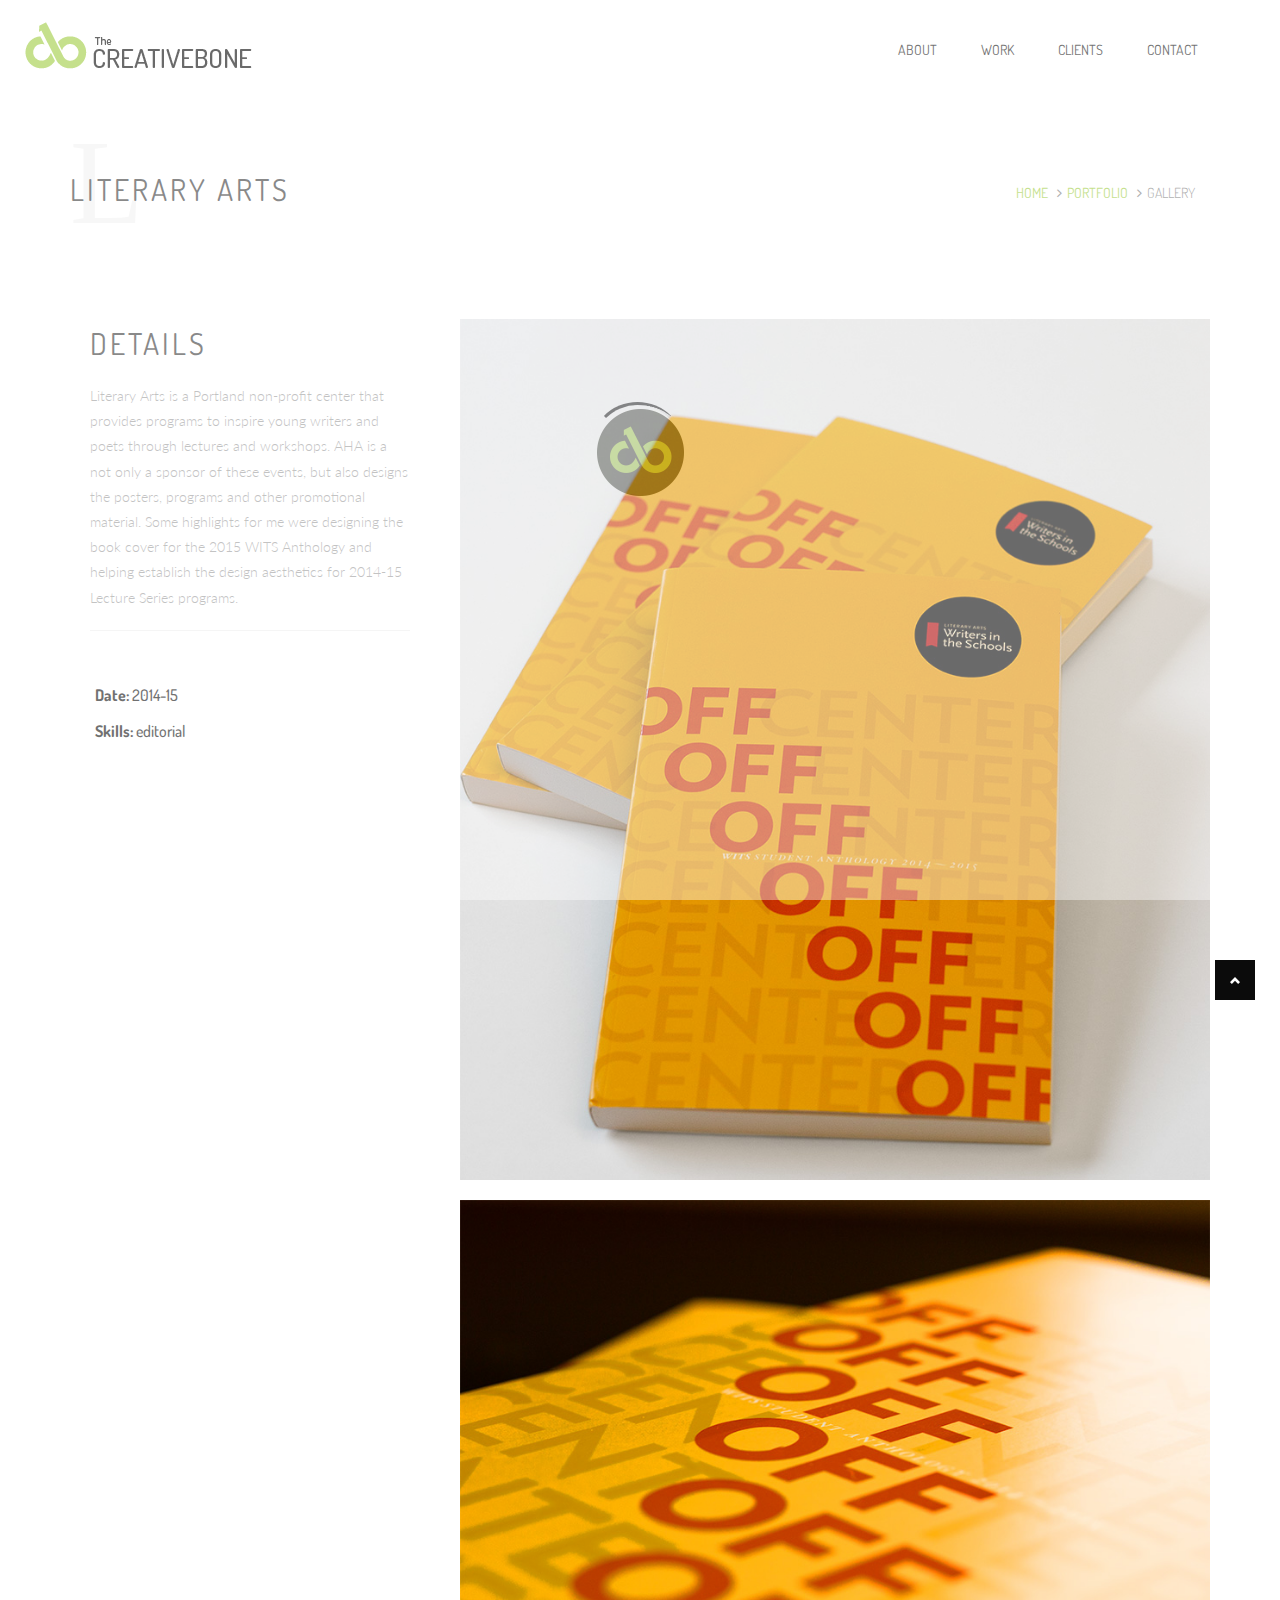
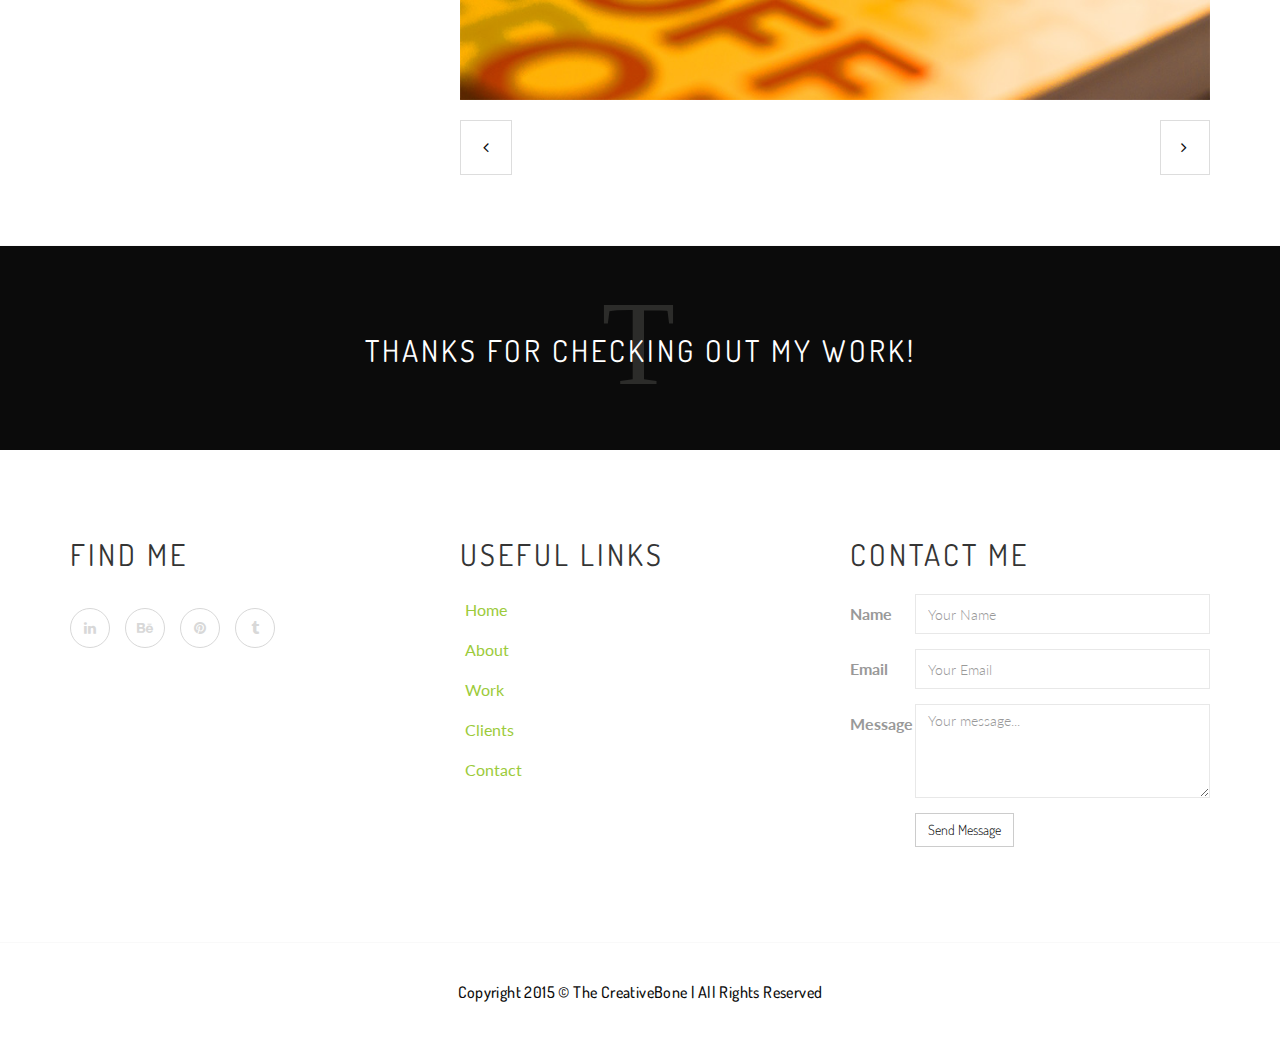
<file: literary-arts.html>
<!DOCTYPE html>
<!--[if lt IE 7 ]><html class="ie ie6" lang="en"> <![endif]-->
<!--[if IE 7 ]><html class="ie ie7" lang="en"> <![endif]-->
<!--[if IE 8 ]><html class="ie ie8" lang="en"> <![endif]-->
<!--[if (gte IE 9)|!(IE)]><!--><html lang="en"> <!--<![endif]-->

<head>

    <meta charset="utf-8">
    <meta http-equiv="X-UA-Compatible" content="IE=edge">
    <meta name="viewport" content="width=device-width, initial-scale=1, maximum-scale=1">
    <meta name="description" content="">
    <meta name="author" content="">

    <title>The CreativeBone | Web, print and logo designer based in Portland, Oregon</title>

    <!-- Favicons
    ================================================== -->
    <link rel="shortcut icon" type="image/x-icon" href="/favicon.ico">
    <link rel="apple-touch-icon" href="images/apple-touch-icon.png">
    <link rel="apple-touch-icon" sizes="72x72" href="images/apple-touch-icon-72x72.png">
    <link rel="apple-touch-icon" sizes="114x114" href="images/apple-touch-icon-114x114.png">

    <!-- Core CSS -->
    <link href="css/bootstrap.css" rel="stylesheet">
    <link href="css/extralayers.css" rel="stylesheet">
    <link href="css/animate.css" rel="stylesheet">
    <link href="css/carousel.css" rel="stylesheet">
    <link href="css/owl-carousel.css" rel="stylesheet">
    <link href="css/et-line.css" rel="stylesheet">
    <link href="style.css" rel="stylesheet">

    <!-- Custom CSS -->
    <link href="css/custom.css" rel="stylesheet">

    <!-- PORTFOLIO AND LIGHTBOX SETTINGS -->
    <link href="bfassets/css/bootFolio.css" rel="stylesheet">
    <link href="bfassets/css/prettyPhoto.css" rel="stylesheet">

    <!-- HTML5 Shim and Respond.js IE8 support of HTML5 elements and media queries -->
    <!-- WARNING: Respond.js doesn't work if you view the page via file:// -->

    <!--[if lt IE 9]>
        <script src="https://oss.maxcdn.com/libs/html5shiv/3.7.0/html5shiv.js"></script>
        <script src="https://oss.maxcdn.com/libs/respond.js/1.4.2/respond.min.js"></script>
    <![endif]-->
<script>
  (function(i,s,o,g,r,a,m){i['GoogleAnalyticsObject']=r;i[r]=i[r]||function(){
  (i[r].q=i[r].q||[]).push(arguments)},i[r].l=1*new Date();a=s.createElement(o),
  m=s.getElementsByTagName(o)[0];a.async=1;a.src=g;m.parentNode.insertBefore(a,m)
  })(window,document,'script','//www.google-analytics.com/analytics.js','ga');

  ga('create', 'UA-75818786-1', 'auto');
  ga('send', 'pageview');

</script>

</head>
<body>

    <div id="preloader">
        <div id="spinner"></div>
        <img class="preloader" src="images/loader.gif" alt="">
    </div><!-- end loader -->

    <div class="wrapper">

        <div id="opensearch" class="collapse myform">
            <div class="container-fluid ">
                <div class="topbar">
                    <form role="search" action="#" class="search_form_top" method="get">
                        <input type="text" placeholder="What are you looking for?" name="s" class="form-control" autocomplete="off">
                    </form>
                </div>
            </div>
        </div>

        <header class="header">
            <div id="multimenu" class="menu-wrapper">
                <nav class="navbar yamm navbar-default" role="navigation">
                    <div class="container-fluid">
                        <div class="navbar-header">
                            <button type="button" class="navbar-toggle collapsed" data-toggle="collapse" data-target="#navbar" aria-expanded="false" aria-controls="navbar">
                                <span class="sr-only">Toggle navigation</span>
                                <span class="fa fa-bars"></span>
                            </button>
                            <a class="navbar-brand" href="index.html"><img src="images/dlogo.png" alt=""></a>
                        </div>
                        <div id="navbar" class="navbar-collapse collapse">
                            <ul class="nav navbar-nav navbar-right">
                                <li><a data-scroll href="index.html#about">About</a></li>
                                <li><a data-scroll href="index.html#works">Work</a></li>
                                <li><a data-scroll href="index.html#clients">Clients</a></li>
                                <li><a data-scroll href="#contact">Contact</a></li>
                            </ul>
                        </div><!--/.nav-collapse -->
                    </div><!--/.container-fluid -->
                </nav>
            </div><!-- end menu-wrapper -->
        </header><!-- end header -->

        <section id="page-header" class="section-g clearfix">
            <div class="container">
                <div class="section-title">
                    <div class="pull-left">
                    <h3><span class="font-backend">L</span>Literary Arts</h3>
                    </div>

                    <div class="pull-right">
                        <div class="breadcrumb-container">
                            <ul class="breadcrumb">
                                <li><a href="index.html">Home</a></li>
                                <li><a href="index.html#works">Portfolio</a></li>
                                <li class="active">Gallery</li>
                            </ul>
                        </div>
                    </div>
                </div><!-- end sectiontitle -->       
            </div><!-- end container -->
        </section><!-- end section -->

        <section id="page-content" class="section-w clearfix">
            <div class="container">
                <div class="row">
                    <div id="post-content" class="col-md-8 col-sm-8 col-xs-12 pull-right">
                        <div class="post-media">
                            <a href="images/la-1.jpg" data-gal="prettyPhoto"><img src="images/la-1.jpg" alt="" class="img-responsive"></a>
                        </div>
                        <div class="post-media">
                            <a href="images/la-2.jpg" data-gal="prettyPhoto"><img src="images/la-2.jpg" alt="" class="img-responsive"></a>
                        </div>
                        <nav>
                            <ul class="pager">
                                <li class="pull-left"><a href="#" title="Previous project"><i class="fa fa-angle-left"></i></a></li>
                                <li class="pull-right"><a href="#" title="Next project"><i class="fa fa-angle-right"></i></a></li>
                            </ul>
                        </nav>

                    </div><!-- end col -->

                    <div id="sidebar" class="col-md-4 col-sm-4 col-xs-12 pull-left">
                        <div class="widget clearfix">
                            <div class="section-title">
                                <h3>Details</h3>
                            </div><!-- title -->
                            <p>Literary Arts is a Portland non-profit center that provides programs to inspire young writers and poets through lectures and workshops. AHA is a not only a sponsor of these events, but also designs the posters, programs and other promotional material. Some highlights for me were designing the book cover for the 2015 WITS Anthology and helping establish the design aesthetics for 2014-15 Lecture Series programs.</p>
                            <hr>
                            <div class="personal_details">
                                <ul>
                                    <li><b>Date: </b>2014-15</li>
                                    <li><b>Skills: </b>editorial</li>                                
                                </ul>
                            </div><!-- end personal -->
                        </div><!-- end widget -->
                    </div><!-- end col -->
                </div><!-- end row -->
            </div><!-- end container -->
        </section><!-- end section -->

        <section id="clients" class="section-d clearfix">
            <div class="container">
                <div class="section-title text-center">
                    <h3><span class="font-backend">T</span> Thanks for checking out my work!</h3>
                </div><!-- end sectiontitle -->
            </div>
        </section><!-- end section -->

        <footer class="footer">
            <div class="container">
                <div class="row">
                    <div class="col-md-4 col-sm-4 col-xs-12">
                        <div class="widget">
                            <div class="about-widget">
                                <div class="section-title">
                                    <h3>Find me</h3>
                                </div><!-- title -->
                                <div class="social-icons">
                                    <span><a class="border-radius" data-rel="tooltip" data-toggle="tooltip" data-trigger="hover" data-placement="bottom" data-title="LinkedIn" href="https://www.linkedin.com/in/ryanbone" target="_blank"><i class="fa fa-linkedin"></i></a></span>
                                    <span><a class="border-radius" data-rel="tooltip" data-toggle="tooltip" data-trigger="hover" data-placement="bottom" data-title="Behance" href="https://www.behance.net/thecreativebone" target="_blank"><i class="fa fa-behance"></i></a></span>
                                    <span><a class="border-radius" data-rel="tooltip" data-toggle="tooltip" data-trigger="hover" data-placement="bottom" data-title="Pinterest" href="https://www.pinterest.com/thecreativebone/" target="_blank"><i class="fa fa-pinterest"></i></a></span>
                                    <span><a class="border-radius" data-rel="tooltip" data-toggle="tooltip" data-trigger="hover" data-placement="bottom" data-title="Tumblr" href="http://blog.thecreativebone.com/" target="_blank"><i class="fa fa-tumblr"></i></a></span>
                                </div><!-- end social icons -->
                            </div><!-- end about-widget -->

                        </div><!-- end widget -->
                    </div><!-- end col -->

                    <div class="col-md-4 col-sm-4 col-xs-12">
                        <div class="widget">
                            <div class="section-title">
                                <h3>Useful Links</h3>
                            </div><!-- title -->
                            <ul>
                                <li><a data-scroll href="index.html">Home</a></li>
                                <li><a data-scroll href="index.html#about">About</a></li>
                                <li><a data-scroll href="index.html#works">Work</a></li>
                                <li><a data-scroll href="index.html#clients">Clients</a></li>
                                <li><a data-scroll href="#contact">Contact</a></li>
                            </ul>
                        </div><!-- end widget -->
                    </div><!-- end col -->

                    <div class="col-md-4 col-sm-4 col-xs-12">
                        <div class="widget">
                            <div class="section-title">
                                <h3>Contact Me</h3>
                            </div><!-- title -->

                            <div class="contact-widget">
                                <form name="contactform" method="post" action="http://example.com/wp-content/themes/fullby-child/mail/mailer.php" class="form-horizontal" role="form">
                                    <div class="form-group">
                                        <label for="inputName" class="col-lg-2 control-label">Name</label>
                                        <div class="col-lg-10">
                                            <input type="text" class="form-control" id="inputName" name="inputName" placeholder="Your Name">
                                        </div>
                                    </div>
                                    <div class="form-group">
                                        <label for="inputEmail1" class="col-lg-2 control-label">Email</label>
                                        <div class="col-lg-10">
                                            <input type="text" class="form-control" id="inputEmail" name="inputEmail" placeholder="Your Email">
                                        </div>
                                    </div>
                                    <div class="form-group">
                                        <label for="inputPassword1" class="col-lg-2 control-label">Message</label>
                                        <div class="col-lg-10">
                                            <textarea class="form-control" rows="4" id="inputMessage" name="inputMessage" placeholder="Your message..."></textarea>
                                        </div>
                                    </div>
                                    <div class="form-group">
                                        <div class="col-lg-offset-2 col-lg-10">
                                            <button type="submit" class="btn btn-default">
                                                Send Message
                                            </button>
                                        </div>
                                    </div>
                                </form>
                            </div><!-- end contact-widget -->
                        </div><!-- end widget -->
                    </div><!-- end col -->
                </div><!-- end row -->
            </div><!-- end container -->
        </footer><!-- end footer -->
        
        <div class="copyrights">
            <div class="container">
                <div class="col-lg-12 col-md-12 col-sm-12 col-xs-12">
                    <p>Copyright 2015 ©  The CreativeBone | All Rights Reserved</p>
                </div><!-- end col-lg-4 -->
            </div><!-- end container -->
        </div><!-- end copyrights -->

        <div class="dmtop">Scroll to Top</div>
    </div><!-- end wrapper -->
    
    <!-- jQuery -->
    <script src="js/jquery.js"></script>
    <!-- Bootstrap JS -->
    <script src="js/bootstrap.min.js"></script>    
    <!-- Menu Display -->
    <script src="js/menu.js"></script>
    <!-- Retina Display -->
    <script src="js/retina.js"></script>
    <!-- CSS3 Animations -->
    <script src="js/wow.js"></script>
    <!-- Parallax -->
    <script src="js/jquery.stellar.js"></script>
    <!-- Contact Form -->
    <script src="js/jquery.jigowatt.js"></script>
    <!-- Parallax -->
    <script src="js/smooth-scroll.js"></script>
    <!-- Carousel -->
    <script src="js/owl.carousel.js"></script>
    <script src="js/owl-scripts.js"></script>
    <!-- Verttical Carousel -->
    <script src="js/jquery.bxslider.js"></script>
    <!-- Skills Bar -->
    <script src="js/progressbar.js"></script>
    <!-- Lightbox Scripts -->
    <script src="bfassets/js/jquery.prettyPhoto.js"></script>
    <!-- Onepage Scripts -->
    <script src="js/onepage-scripts.js"></script>

</body>
</html>
</file>
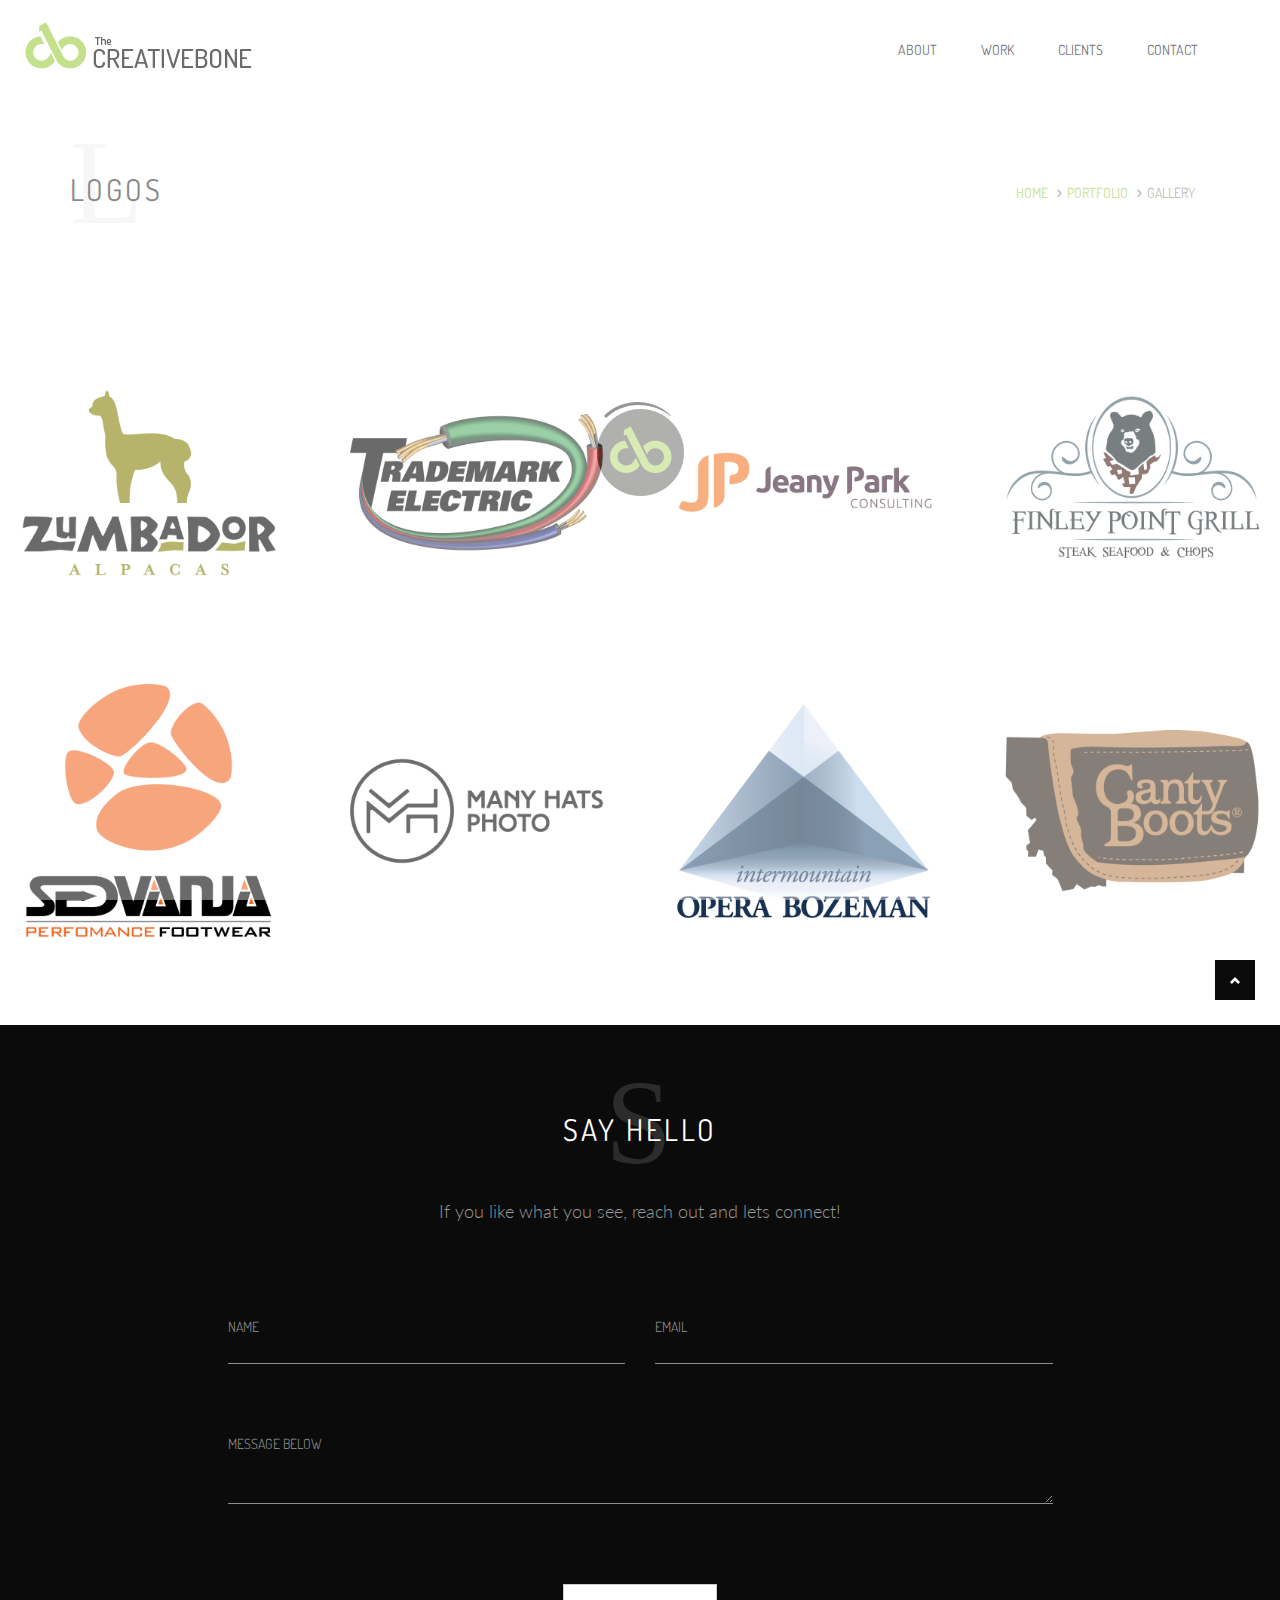
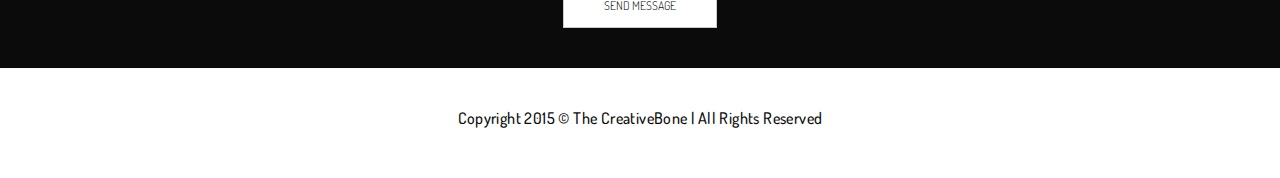
<file: logos.html>
<!DOCTYPE html>
<!--[if lt IE 7 ]><html class="ie ie6" lang="en"> <![endif]-->
<!--[if IE 7 ]><html class="ie ie7" lang="en"> <![endif]-->
<!--[if IE 8 ]><html class="ie ie8" lang="en"> <![endif]-->
<!--[if (gte IE 9)|!(IE)]><!--><html lang="en"> <!--<![endif]-->

<head>

    <meta charset="utf-8">
    <meta http-equiv="X-UA-Compatible" content="IE=edge">
    <meta name="viewport" content="width=device-width, initial-scale=1, maximum-scale=1">
    <meta name="description" content="">
    <meta name="author" content="">

    <title>The CreativeBone | Web, print and logo designer based in Portland, Oregon</title>

    <!-- Favicons
    ================================================== -->
    <link rel="shortcut icon" type="image/x-icon" href="/favicon.ico">
    <link rel="apple-touch-icon" href="images/apple-touch-icon.png">
    <link rel="apple-touch-icon" sizes="72x72" href="images/apple-touch-icon-72x72.png">
    <link rel="apple-touch-icon" sizes="114x114" href="images/apple-touch-icon-114x114.png">

    <!-- Core CSS -->
    <link href="css/bootstrap.css" rel="stylesheet">
    <link href="css/extralayers.css" rel="stylesheet">
    <link href="css/animate.css" rel="stylesheet">
    <link href="css/carousel.css" rel="stylesheet">
    <link href="css/owl-carousel.css" rel="stylesheet">
    <link href="css/et-line.css" rel="stylesheet">
    <link href="style.css" rel="stylesheet">

    <!-- Custom CSS -->
    <link href="css/custom.css" rel="stylesheet">

    <!-- PORTFOLIO AND LIGHTBOX SETTINGS -->
    <link href="bfassets/css/bootFolio.css" rel="stylesheet">
    <link href="bfassets/css/prettyPhoto.css" rel="stylesheet">

    <!-- SLIDER REVOLUTION 4.x CSS SETTINGS -->
    <link rel="stylesheet" type="text/css" href="css/extralayers.css" media="screen" /> 
    <link rel="stylesheet" type="text/css" href="rs-plugin/css/settings.css" media="screen" />

    <!-- HTML5 Shim and Respond.js IE8 support of HTML5 elements and media queries -->
    <!-- WARNING: Respond.js doesn't work if you view the page via file:// -->

    <!--[if lt IE 9]>
        <script src="https://oss.maxcdn.com/libs/html5shiv/3.7.0/html5shiv.js"></script>
        <script src="https://oss.maxcdn.com/libs/respond.js/1.4.2/respond.min.js"></script>
    <![endif]-->
<script>
  (function(i,s,o,g,r,a,m){i['GoogleAnalyticsObject']=r;i[r]=i[r]||function(){
  (i[r].q=i[r].q||[]).push(arguments)},i[r].l=1*new Date();a=s.createElement(o),
  m=s.getElementsByTagName(o)[0];a.async=1;a.src=g;m.parentNode.insertBefore(a,m)
  })(window,document,'script','//www.google-analytics.com/analytics.js','ga');

  ga('create', 'UA-75818786-1', 'auto');
  ga('send', 'pageview');

</script>

</head>
<body>

    <div id="preloader">
        <div id="spinner"></div>
        <img class="preloader" src="images/loader.gif" alt="">
    </div><!-- end loader -->
    
    <div class="wrapper">

        <div id="opensearch" class="collapse myform">
            <div class="container-fluid ">
                <div class="topbar">
                    <form role="search" action="#" class="search_form_top" method="get">
                        <input type="text" placeholder="What are you looking for?" name="s" class="form-control" autocomplete="off">
                    </form>
                </div>
            </div>
        </div>

        <header class="header">
            <div id="multimenu" class="menu-wrapper">
                <nav class="navbar yamm navbar-default" role="navigation">
                    <div class="container-fluid">
                        <div class="navbar-header">
                            <button type="button" class="navbar-toggle collapsed" data-toggle="collapse" data-target="#navbar" aria-expanded="false" aria-controls="navbar">
                                <span class="sr-only">Toggle navigation</span>
                                <span class="fa fa-bars"></span>
                            </button>
                            <a class="navbar-brand" href="index.html"><img src="images/dlogo.png" alt=""></a>
                        </div>
                        <div id="navbar" class="navbar-collapse collapse">
                            <ul class="nav navbar-nav navbar-right">
                                <li><a data-scroll href="index.html#about">About</a></li>
                                <li><a data-scroll href="index.html#works">Work</a></li>
                                <li><a data-scroll href="index.html#clients">Clients</a></li>
                                <li><a data-scroll href="#contact">Contact</a></li>
                            </ul>
                        </div><!--/.nav-collapse -->
                    </div><!--/.container-fluid -->
                </nav>
            </div><!-- end menu-wrapper -->
        </header><!-- end header -->
        <section id="page-header" class="section-g clearfix">
            <div class="container">
                <div class="section-title">
                    <div class="pull-left">
                    <h3><span class="font-backend">L</span>Logos</h3>
                    </div>

                    <div class="pull-right">
                        <div class="breadcrumb-container">
                            <ul class="breadcrumb">
                                <li><a href="index.html">Home</a></li>
                                <li><a href="index.html#works">Portfolio</a></li>
                                <li class="active">Gallery</li>
                            </ul>
                        </div>
                    </div>
                </div><!-- end sectiontitle -->       
            </div><!-- end container -->
        </section><!-- end section -->               
        <section id="works" class="section-g clearfix">
            <div id="second" class="bf fullwidth row">
               <!-- bootFolio Items -->
                <ul id="grid-four-col-portfolio" class="items">
                    <!-- single item -->
                    <li>
                        <div class="bf-single-item wow fadeIn">
                            <img src="images/zumbador-logo.png" alt="Zumbador Alpacas">
                            <div class="caption">
                                <div class="cap-in">
                                    <p>Zumbador Alpacas</p>
                                </div>
                            </div>
                        </div>
                    </li>
                    <!-- single item -->
                    <li>
                        <div class="bf-single-item wow fadeIn">
                            <img src="images/trademark-logo.png" alt="Trademark Electric">
                            <div class="caption">
                                <div class="cap-in">
                                    <p>Trademark Electric</p>
                                </div>
                            </div>
                        </div>
                    </li>
                    <!-- single item -->
                    <li>
                        <div class="bf-single-item wow fadeIn">
                            <img src="images/jpc-logo.png" alt="Jeany Park Consulting">
                            <div class="caption">
                                <div class="cap-in">
                                    <p>Jeany Park Consulting</p>
                                </div>
                            </div>
                        </div>
                    </li>
                    <!-- single item -->
                    <li>
                        <div class="bf-single-item wow fadeIn">
                            <img src="images/fpg-logo.png" alt="Finley Point Grill">
                            <div class="caption">
                                <div class="cap-in">
                                    <p>Finley Point Grill</p>
                                </div>
                            </div>
                        </div>
                    </li>
                    <!-- single item -->
                    <li>
                        <div class="bf-single-item wow fadeIn">
                            <img src="images/sedvanja-logo.png" alt="Sedvanja Performance Footwear">
                            <div class="caption">
                                <div class="cap-in">
                                    <p>Sedvanja Performance Footwear</p>
                                </div>
                            </div>
                        </div>
                    </li>
                    <!-- single item -->
                    <li>
                        <div class="bf-single-item wow fadeIn">
                            <img src="images/mh-logo.png" alt="Many Hats Photography">
                            <div class="caption">
                                <div class="cap-in">
                                    <p>Many Hats Photography</p>
                                </div>
                            </div>
                        </div>
                    </li>
                    <!-- single item -->
                    <li>
                        <div class="bf-single-item wow fadeIn">
                            <img src="images/io-logo.png" alt="Intermountain Opera Bozeman">
                            <div class="caption">
                                <div class="cap-in">
                                    <p>Intermountain Opera Bozeman</p>
                                </div>
                            </div>
                        </div>
                    </li>
                    <!-- single item -->
                    <li>
                        <div class="bf-single-item wow fadeIn">
                            <img src="images/canty-logo.png" alt="Canty Boots">
                            <div class="caption">
                                <div class="cap-in">
                                    <p>Canty Boots</p>
                                </div>
                            </div>
                        </div>
                    </li>
                </ul>
            </div>
        </section><!-- end section white -->
        <section id="contact" class="section-d clearfix">
            <div class="container">
                <div class="section-title text-center">
                    <h3><span class="font-backend">S</span>Say Hello</h3>
                    <p class="lead">If you like what you see, reach out and lets connect!</p>
                </div><!-- end sectiontitle -->

                <div class="section-wrapper row">
                    <div class="contact_form col-lg-10 col-lg-offset-1 col-md-10 col-md-offset-1">
                    <div id="message"></div>
                        <form id="contactform" action="contact.php" name="contactform" method="post">
                            <div class="col-lg-6 col-md-6 col-sm-6 col-xs-12">
                                <input type="text" name="name" id="name" class="form-control" placeholder="Name"> 
                            </div>
                            <div class="col-lg-6 col-md-6 col-sm-6 col-xs-12">
                                <input type="text" name="email" id="email" class="form-control" placeholder="Email"> 
                            </div>
                            <div class="col-lg-12 col-md-12 col-sm-12 col-xs-12">
                                <textarea class="form-control" name="comments" id="comments" rows="6" placeholder="Message Below"></textarea>
                            </div>
                            <div class="col-lg-12 col-md-12 col-sm-12 col-xs-12 text-center">
                                <button type="submit" value="SEND" id="submit" class="btn btn-default btn-lg">SEND MESSAGE</button>
                            </div>
                        </form> 
                    </div> <!-- end contact_widget -->
                </div><!-- end section-wrapper -->

            </div><!-- end container -->
        </section><!-- end section -->
        <div class="copyrights">
            <div class="container">
                <div class="col-lg-12 col-md-12 col-sm-12 col-xs-12">
                    <p>Copyright 2015 ©  The CreativeBone | All Rights Reserved</p>
                </div><!-- end col-lg-4 -->
            </div><!-- end container -->
        </div><!-- end copyrights -->

        <div class="dmtop">Scroll to Top</div>
    </div><!-- end wrapper -->
    
    <!-- jQuery -->
    <script src="js/jquery.js"></script>
    <!-- Bootstrap JS -->
    <script src="js/bootstrap.min.js"></script>    
    <!-- Menu Display -->
    <script src="js/menu.js"></script>
    <!-- Retina Display -->
    <script src="js/retina.js"></script>
    <!-- CSS3 Animations -->
    <script src="js/wow.js"></script>
    <!-- Parallax -->
    <script src="js/jquery.stellar.js"></script>
    <!-- Contact Form -->
    <script src="js/jquery.jigowatt.js"></script>
    <!-- Parallax -->
    <script src="js/smooth-scroll.js"></script>
    <!-- Carousel -->
    <script src="js/owl.carousel.js"></script>
    <script src="js/owl-scripts.js"></script>
    <!-- Verttical Carousel -->
    <script src="js/jquery.bxslider.js"></script>
    <!-- Skills Bar -->
    <script src="js/progressbar.js"></script>
    <!-- Lightbox Scripts -->
    <script src="bfassets/js/jquery.prettyPhoto.js"></script>
    <!-- Onepage Scripts -->
    <script src="js/onepage-scripts.js"></script>
    <!-- Bfassets Portfolio and Lightbox -->
    <script src="bfassets/js/jquery.bootFolio.js"></script>
    <script type="text/javascript">
    $(document) .ready(function () {
        $("#second").bootFolio({
            bfLayout: "bflayhover",
            bfFullWidth:"box", 
            bfHover: "bfhover4",
            bfAnimation: "scale",
            bfSpace: "space",
            bfAniDuration: 500,
            bfCaptioncolor: "#020202",
            bfTextcolor:"#ffffff",
            bfTextalign:"center",
            bfNavalign:"center"
        });
        });
    </script>
    <!-- SuperSlides SCRIPTS  -->
    <script src="js/jquery.superslides.min.js"></script>   
    <script>
    (function($) {
        $('.general-section').height();
    })(jQuery);
    </script>

</body>
</html>
</file>
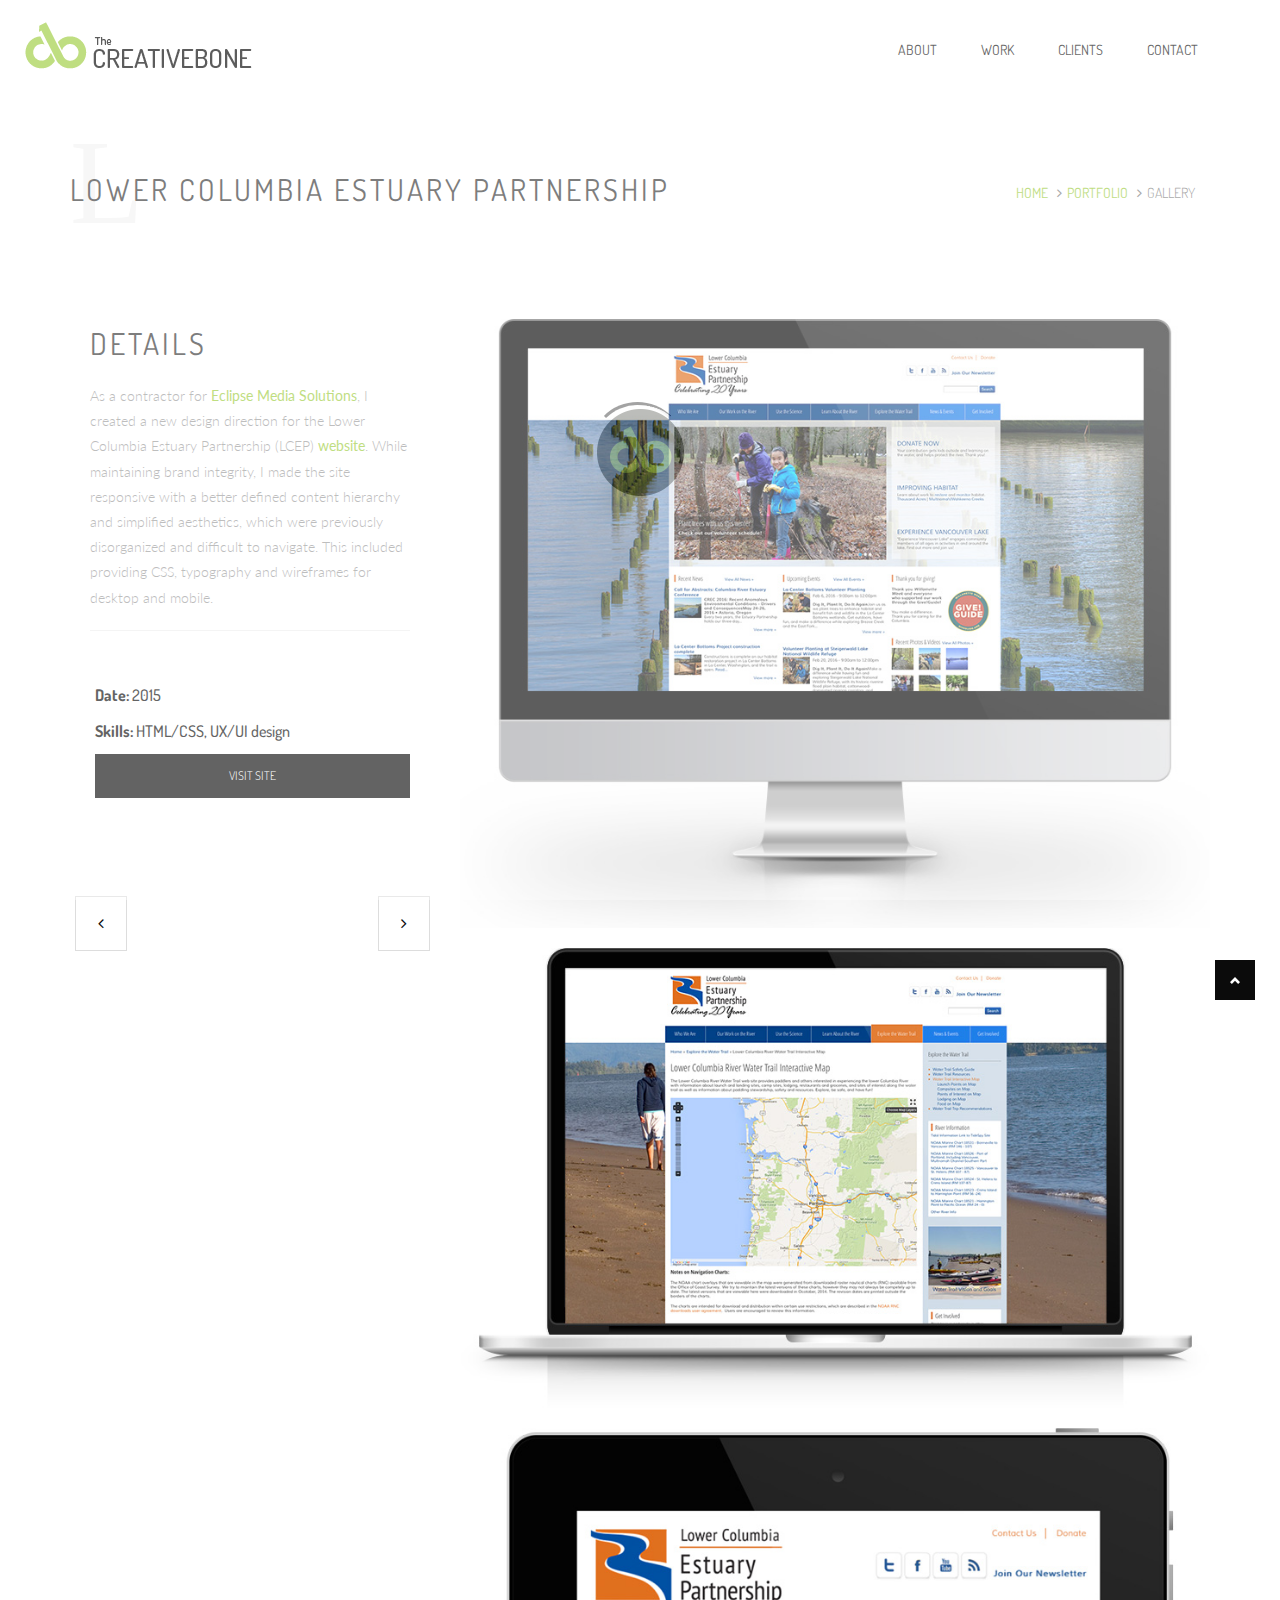
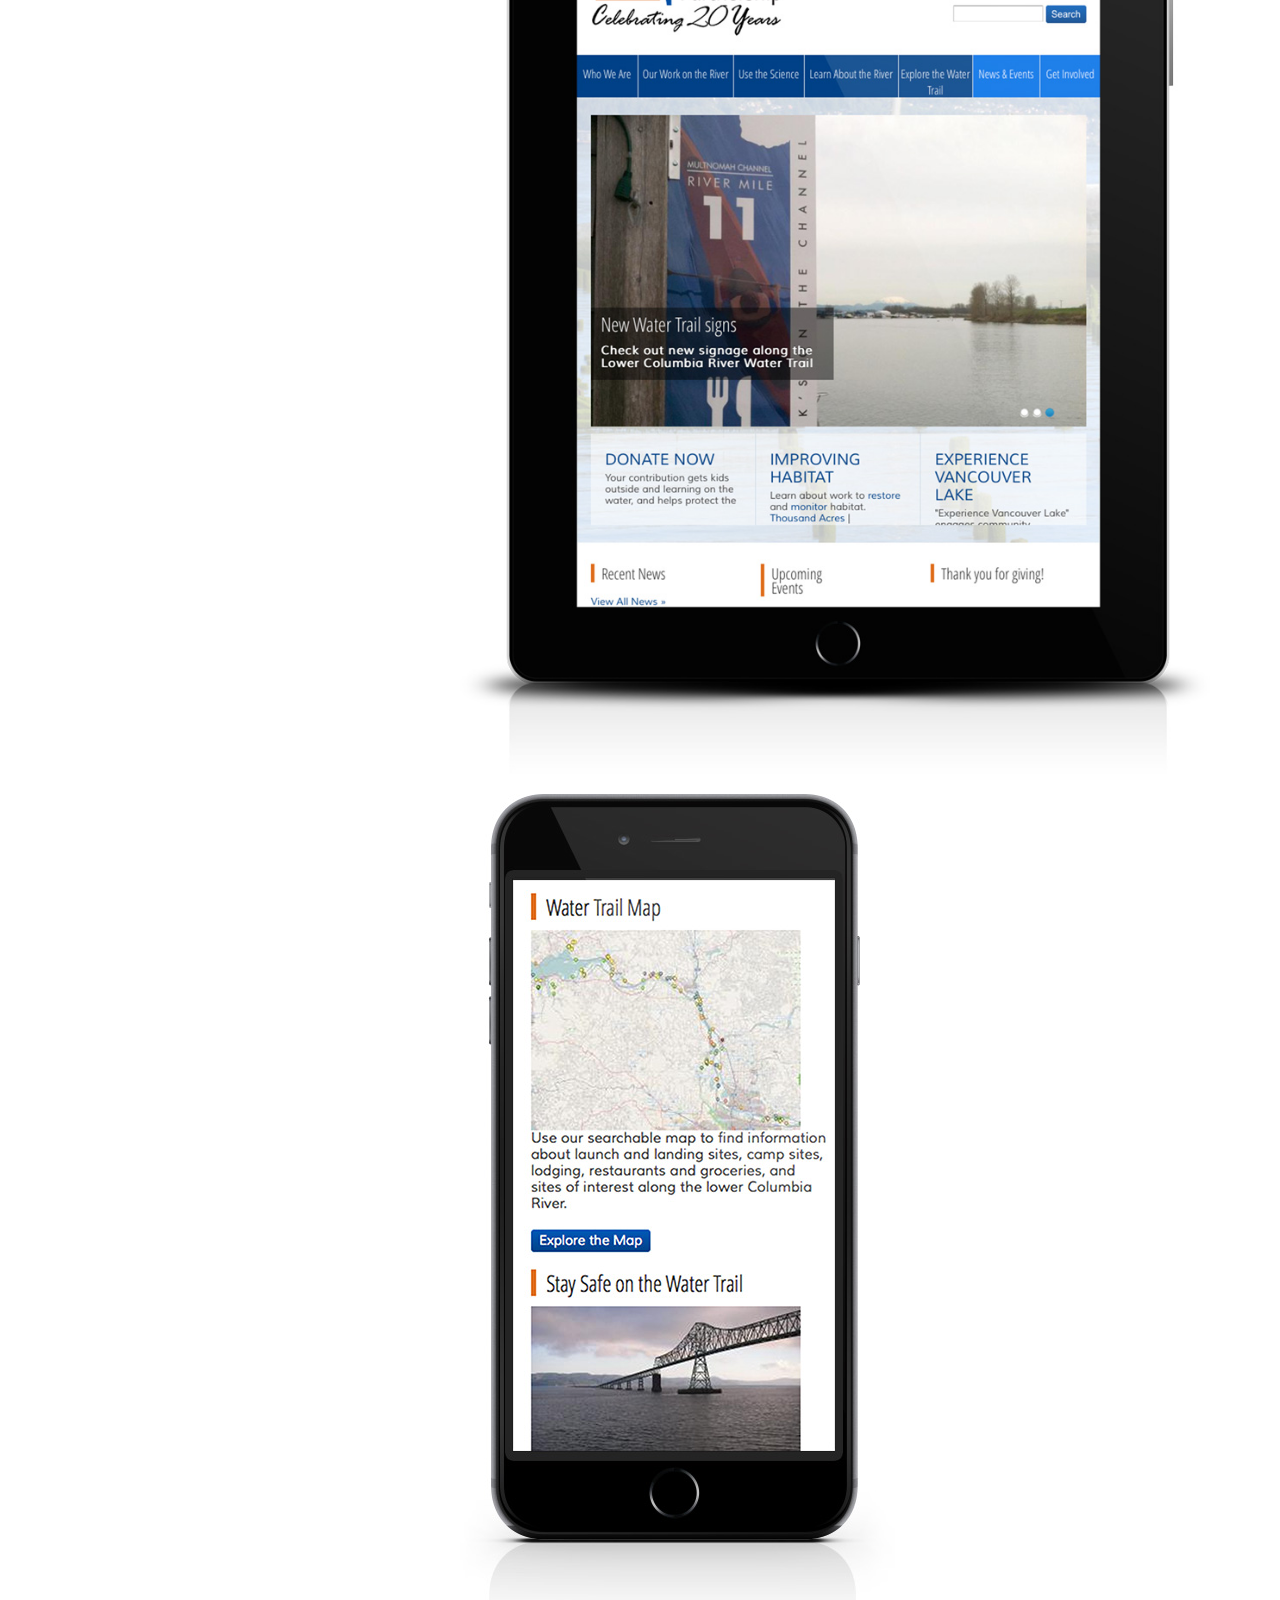
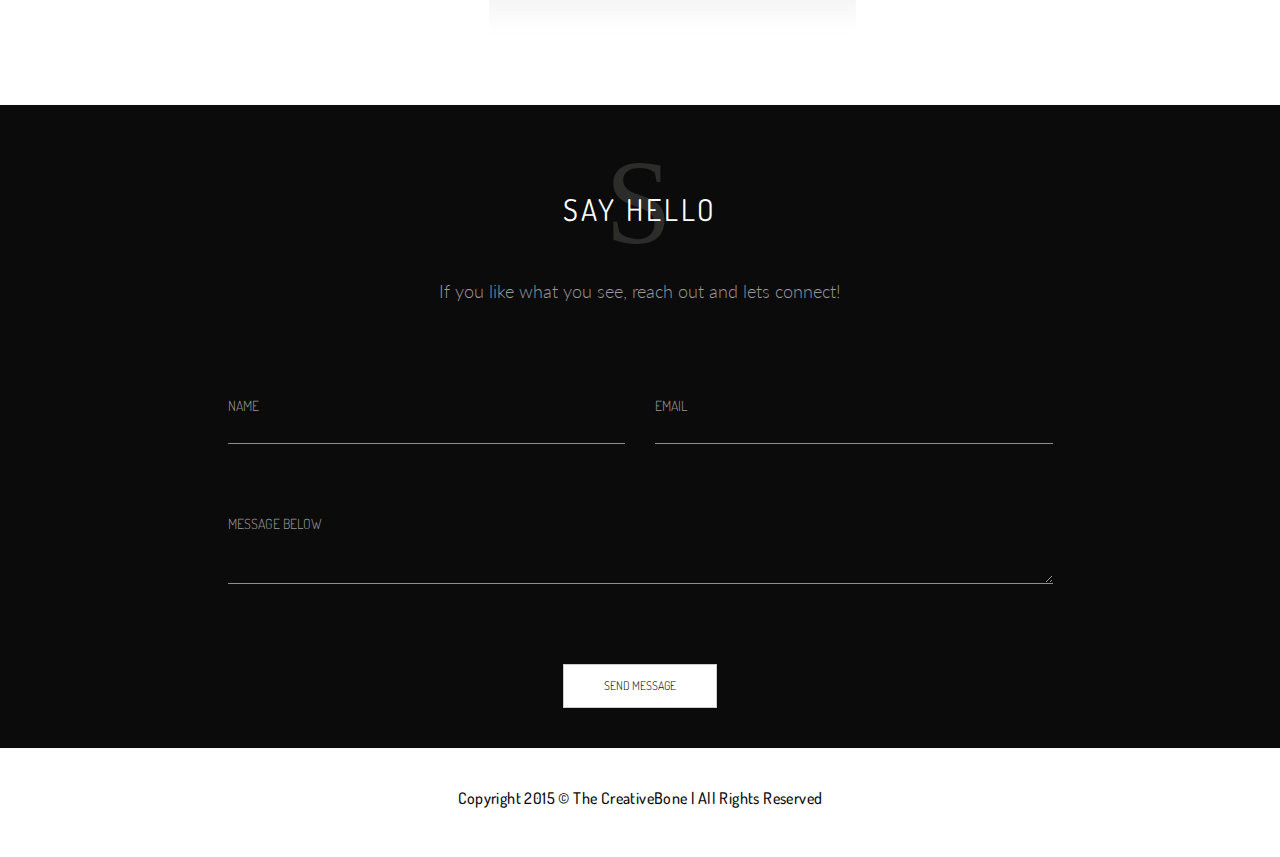
<file: lower-columbia-estuary-partnership.html>
<!DOCTYPE html>
<!--[if lt IE 7 ]><html class="ie ie6" lang="en"> <![endif]-->
<!--[if IE 7 ]><html class="ie ie7" lang="en"> <![endif]-->
<!--[if IE 8 ]><html class="ie ie8" lang="en"> <![endif]-->
<!--[if (gte IE 9)|!(IE)]><!--><html lang="en"> <!--<![endif]-->

<head>

    <meta charset="utf-8">
    <meta http-equiv="X-UA-Compatible" content="IE=edge">
    <meta name="viewport" content="width=device-width, initial-scale=1, maximum-scale=1">
    <meta name="description" content="">
    <meta name="author" content="">

    <title>The CreativeBone | Web, print and logo designer based in Portland, Oregon</title>

    <!-- Favicons
    ================================================== -->
    <link rel="shortcut icon" type="image/x-icon" href="/favicon.ico">
    <link rel="apple-touch-icon" href="images/apple-touch-icon.png">
    <link rel="apple-touch-icon" sizes="72x72" href="images/apple-touch-icon-72x72.png">
    <link rel="apple-touch-icon" sizes="114x114" href="images/apple-touch-icon-114x114.png">

    <!-- Core CSS -->
    <link href="css/bootstrap.css" rel="stylesheet">
    <link href="css/extralayers.css" rel="stylesheet">
    <link href="css/animate.css" rel="stylesheet">
    <link href="css/carousel.css" rel="stylesheet">
    <link href="css/owl-carousel.css" rel="stylesheet">
    <link href="css/et-line.css" rel="stylesheet">
    <link href="style.css" rel="stylesheet">

    <!-- Custom CSS -->
    <link href="css/custom.css" rel="stylesheet">

    <!-- PORTFOLIO AND LIGHTBOX SETTINGS -->
    <link href="bfassets/css/bootFolio.css" rel="stylesheet">
    <link href="bfassets/css/prettyPhoto.css" rel="stylesheet">

    <!-- HTML5 Shim and Respond.js IE8 support of HTML5 elements and media queries -->
    <!-- WARNING: Respond.js doesn't work if you view the page via file:// -->

    <!--[if lt IE 9]>
        <script src="https://oss.maxcdn.com/libs/html5shiv/3.7.0/html5shiv.js"></script>
        <script src="https://oss.maxcdn.com/libs/respond.js/1.4.2/respond.min.js"></script>
    <![endif]-->
<script>
  (function(i,s,o,g,r,a,m){i['GoogleAnalyticsObject']=r;i[r]=i[r]||function(){
  (i[r].q=i[r].q||[]).push(arguments)},i[r].l=1*new Date();a=s.createElement(o),
  m=s.getElementsByTagName(o)[0];a.async=1;a.src=g;m.parentNode.insertBefore(a,m)
  })(window,document,'script','//www.google-analytics.com/analytics.js','ga');

  ga('create', 'UA-75818786-1', 'auto');
  ga('send', 'pageview');

</script>

</head>
<body>

    <div id="preloader">
        <div id="spinner"></div>
        <img class="preloader" src="images/loader.gif" alt="">
    </div><!-- end loader -->

    <div class="wrapper">

        <div id="opensearch" class="collapse myform">
            <div class="container-fluid ">
                <div class="topbar">
                    <form role="search" action="#" class="search_form_top" method="get">
                        <input type="text" placeholder="What are you looking for?" name="s" class="form-control" autocomplete="off">
                    </form>
                </div>
            </div>
        </div>

        <header class="header">
            <div id="multimenu" class="menu-wrapper">
                <nav class="navbar yamm navbar-default" role="navigation">
                    <div class="container-fluid">
                        <div class="navbar-header">
                            <button type="button" class="navbar-toggle collapsed" data-toggle="collapse" data-target="#navbar" aria-expanded="false" aria-controls="navbar">
                                <span class="sr-only">Toggle navigation</span>
                                <span class="fa fa-bars"></span>
                            </button>
                            <a class="navbar-brand" href="index.html"><img src="images/dlogo.png" alt=""></a>
                        </div>
                        <div id="navbar" class="navbar-collapse collapse">
                            <ul class="nav navbar-nav navbar-right">
                                <li><a data-scroll href="index.html#about">About</a></li>
                                <li><a data-scroll href="index.html#works">Work</a></li>
                                <li><a data-scroll href="index.html#clients">Clients</a></li>
                                <li><a data-scroll href="#contact">Contact</a></li>
                            </ul>
                        </div><!--/.nav-collapse -->
                    </div><!--/.container-fluid -->
                </nav>
            </div><!-- end menu-wrapper -->
        </header><!-- end header -->

        <section id="page-header" class="section-g clearfix">
            <div class="container">
                <div class="section-title">
                    <div class="pull-left">
                    <h3><span class="font-backend">L</span>Lower Columbia Estuary Partnership</h3>
                    </div>

                    <div class="pull-right">
                        <div class="breadcrumb-container">
                            <ul class="breadcrumb">
                                <li><a href="index.html">Home</a></li>
                                <li><a href="index.html#works">Portfolio</a></li>
                                <li class="active">Gallery</li>
                            </ul>
                        </div>
                    </div>
                </div><!-- end sectiontitle -->       
            </div><!-- end container -->
        </section><!-- end section -->

        <section id="page-content" class="section-w clearfix">
            <div class="container">
                <div class="row">
                    <div id="post-content" class="col-md-8 col-sm-8 col-xs-12 pull-right">
                        <div class="post-media">
                            <a href="images/lcep-1.jpg" data-gal="prettyPhoto"><img src="images/lcep-1.jpg" alt="" class="img-responsive"></a>
                        </div>
                        <div class="post-media">
                            <a href="images/lcep-2.jpg" data-gal="prettyPhoto"><img src="images/lcep-2.jpg" alt="" class="img-responsive"></a>
                        </div>
                        <div class="post-media">
                            <a href="images/lcep-3.jpg" data-gal="prettyPhoto"><img src="images/lcep-3.jpg" alt="" class="img-responsive"></a>
                        </div>
                        <div class="post-media">
                            <a href="images/lcep-4.jpg" data-gal="prettyPhoto"><img src="images/lcep-4.jpg" alt="" class="img-responsive"></a>
                        </div>                        
                    </div><!-- end col -->

                    <div id="sidebar" class="col-md-4 col-sm-4 col-xs-12 pull-left">
                        <div class="widget clearfix">
                            <div class="section-title">
                                <h3>Details</h3>
                            </div><!-- title -->
                            <p>As a contractor for <a href="http://www.eclipsemediasolutions.com/" target="_blank">Eclipse Media Solutions</a>, I created a new design direction for the Lower Columbia Estuary Partnership (LCEP) <a href="http://www.estuarypartnership.org/" target="_blank">website</a>. While maintaining brand integrity, I made the site responsive with a better defined content hierarchy and simplified aesthetics, which were previously disorganized and difficult to navigate. This included providing CSS, typography and wireframes for desktop and mobile.</p>
                            <hr>
                            <div class="personal_details">
                                <ul>
                                    <li><b>Date: </b>2015</li>
                                    <li><b>Skills: </b>HTML/CSS, UX/UI design</li>
                                    <li><a class="btn btn-primary btn-lg btn-block" href="http://www.estuarypartnership.org/" title="Estuary Partnership" target="_blank">Visit Site</a></li>                                    
                                </ul>
                            </div><!-- end personal -->
                        </div><!-- end widget --> 
                            <nav>
                            <ul class="pager">
                                <li class="pull-left"><a href="lange-international.html" title="Previous project"><i class="fa fa-angle-left"></i></a></li>
                                <li class="pull-right"><a href="praxis.html" title="Next project"><i class="fa fa-angle-right"></i></a></li>
                            </ul>
                        </nav>                        
                    </div><!-- end col -->
                </div><!-- end row -->
            </div><!-- end container -->
        </section><!-- end section -->
        <section id="contact" class="section-d clearfix">
            <div class="container">
                <div class="section-title text-center">
                    <h3><span class="font-backend">S</span>Say Hello</h3>
                    <p class="lead">If you like what you see, reach out and lets connect!</p>
                </div><!-- end sectiontitle -->

                <div class="section-wrapper row">
                    <div class="contact_form col-lg-10 col-lg-offset-1 col-md-10 col-md-offset-1">
                    <div id="message"></div>
                        <form id="contactform" action="contact.php" name="contactform" method="post">
                            <div class="col-lg-6 col-md-6 col-sm-6 col-xs-12">
                                <input type="text" name="name" id="name" class="form-control" placeholder="Name"> 
                            </div>
                            <div class="col-lg-6 col-md-6 col-sm-6 col-xs-12">
                                <input type="text" name="email" id="email" class="form-control" placeholder="Email"> 
                            </div>
                            <div class="col-lg-12 col-md-12 col-sm-12 col-xs-12">
                                <textarea class="form-control" name="comments" id="comments" rows="6" placeholder="Message Below"></textarea>
                            </div>
                            <div class="col-lg-12 col-md-12 col-sm-12 col-xs-12 text-center">
                                <button type="submit" value="SEND" id="submit" class="btn btn-default btn-lg">SEND MESSAGE</button>
                            </div>
                        </form> 
                    </div> <!-- end contact_widget -->
                </div><!-- end section-wrapper -->

            </div><!-- end container -->
        </section><!-- end section -->       
        <div class="copyrights">
            <div class="container">
                <div class="col-lg-12 col-md-12 col-sm-12 col-xs-12">
                    <p>Copyright 2015 ©  The CreativeBone | All Rights Reserved</p>
                </div><!-- end col-lg-4 -->
            </div><!-- end container -->
        </div><!-- end copyrights -->

        <div class="dmtop">Scroll to Top</div>
    </div><!-- end wrapper -->
    
    <!-- jQuery -->
    <script src="js/jquery.js"></script>
    <!-- Bootstrap JS -->
    <script src="js/bootstrap.min.js"></script>    
    <!-- Menu Display -->
    <script src="js/menu.js"></script>
    <!-- Retina Display -->
    <script src="js/retina.js"></script>
    <!-- CSS3 Animations -->
    <script src="js/wow.js"></script>
    <!-- Parallax -->
    <script src="js/jquery.stellar.js"></script>
    <!-- Contact Form -->
    <script src="js/jquery.jigowatt.js"></script>
    <!-- Parallax -->
    <script src="js/smooth-scroll.js"></script>
    <!-- Carousel -->
    <script src="js/owl.carousel.js"></script>
    <script src="js/owl-scripts.js"></script>
    <!-- Verttical Carousel -->
    <script src="js/jquery.bxslider.js"></script>
    <!-- Skills Bar -->
    <script src="js/progressbar.js"></script>
    <!-- Lightbox Scripts -->
    <script src="bfassets/js/jquery.prettyPhoto.js"></script>
    <!-- Onepage Scripts -->
    <script src="js/onepage-scripts.js"></script>

</body>
</html>
</file>
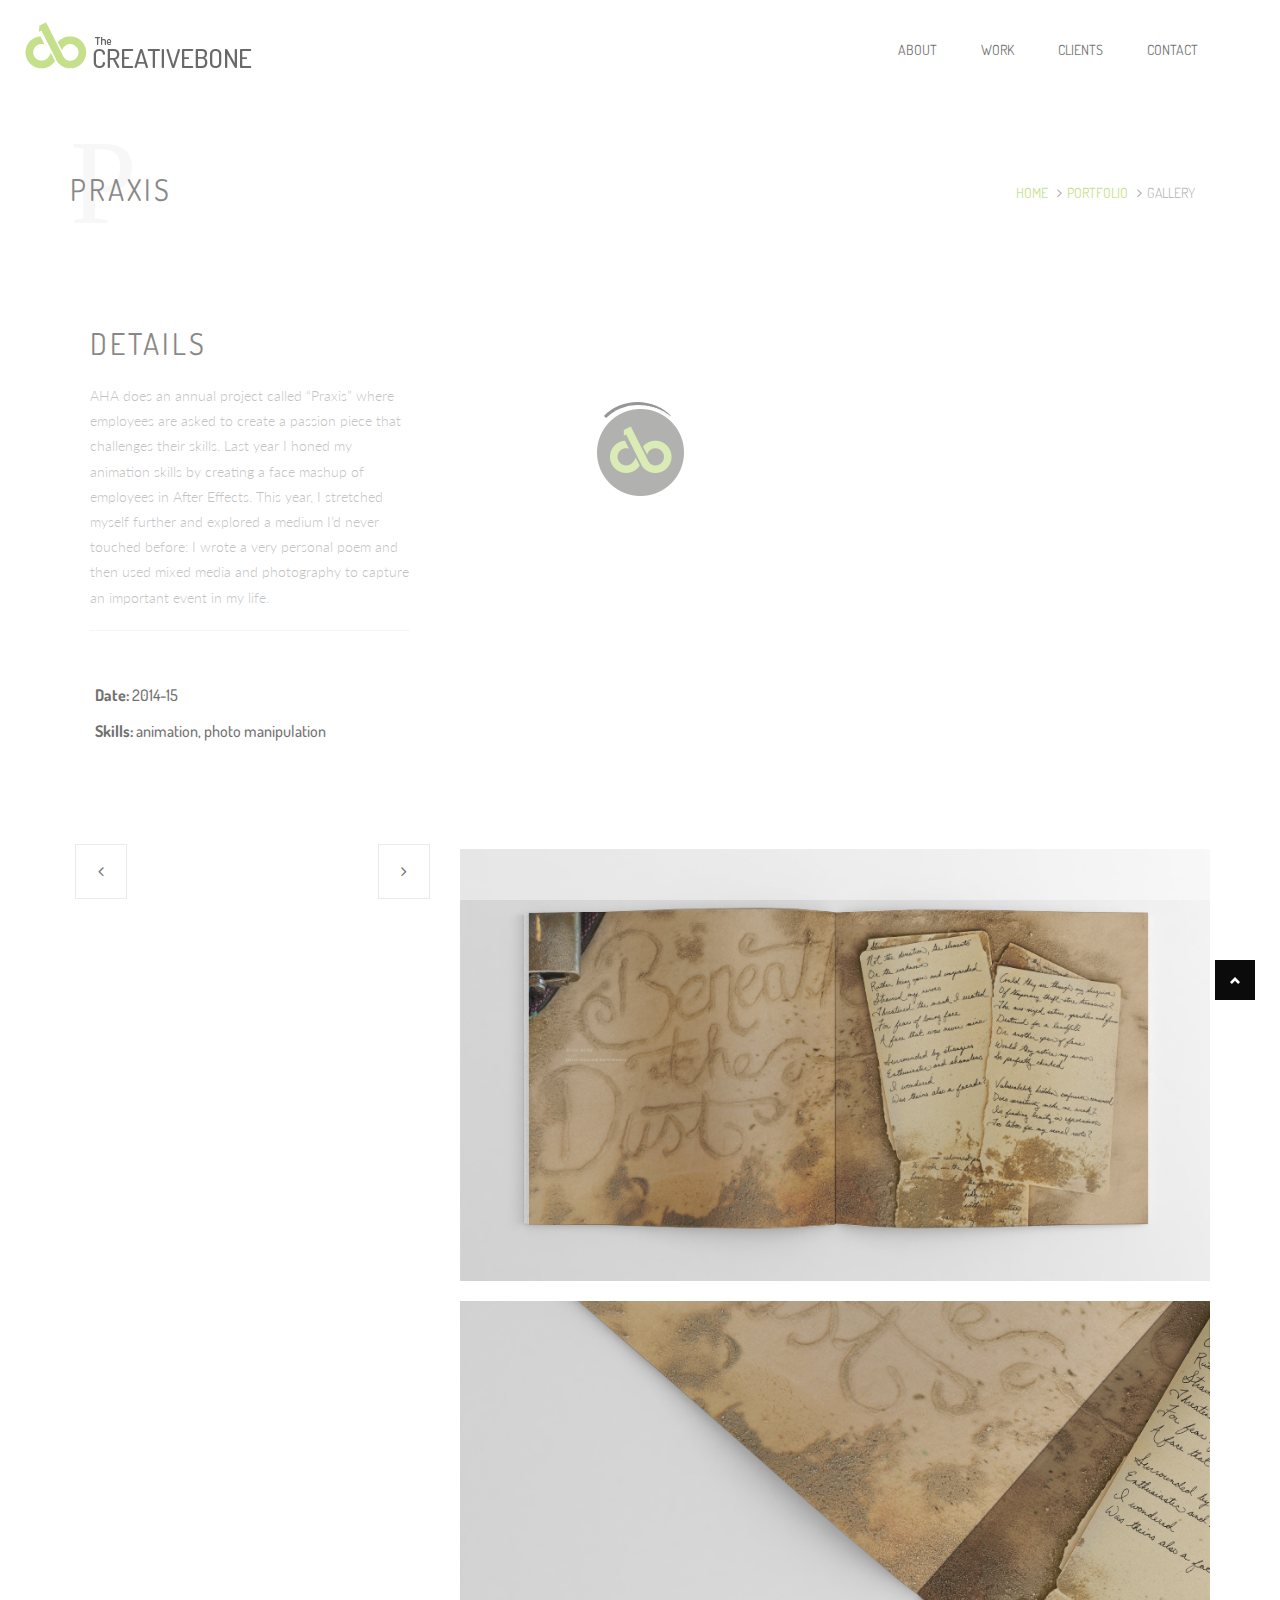
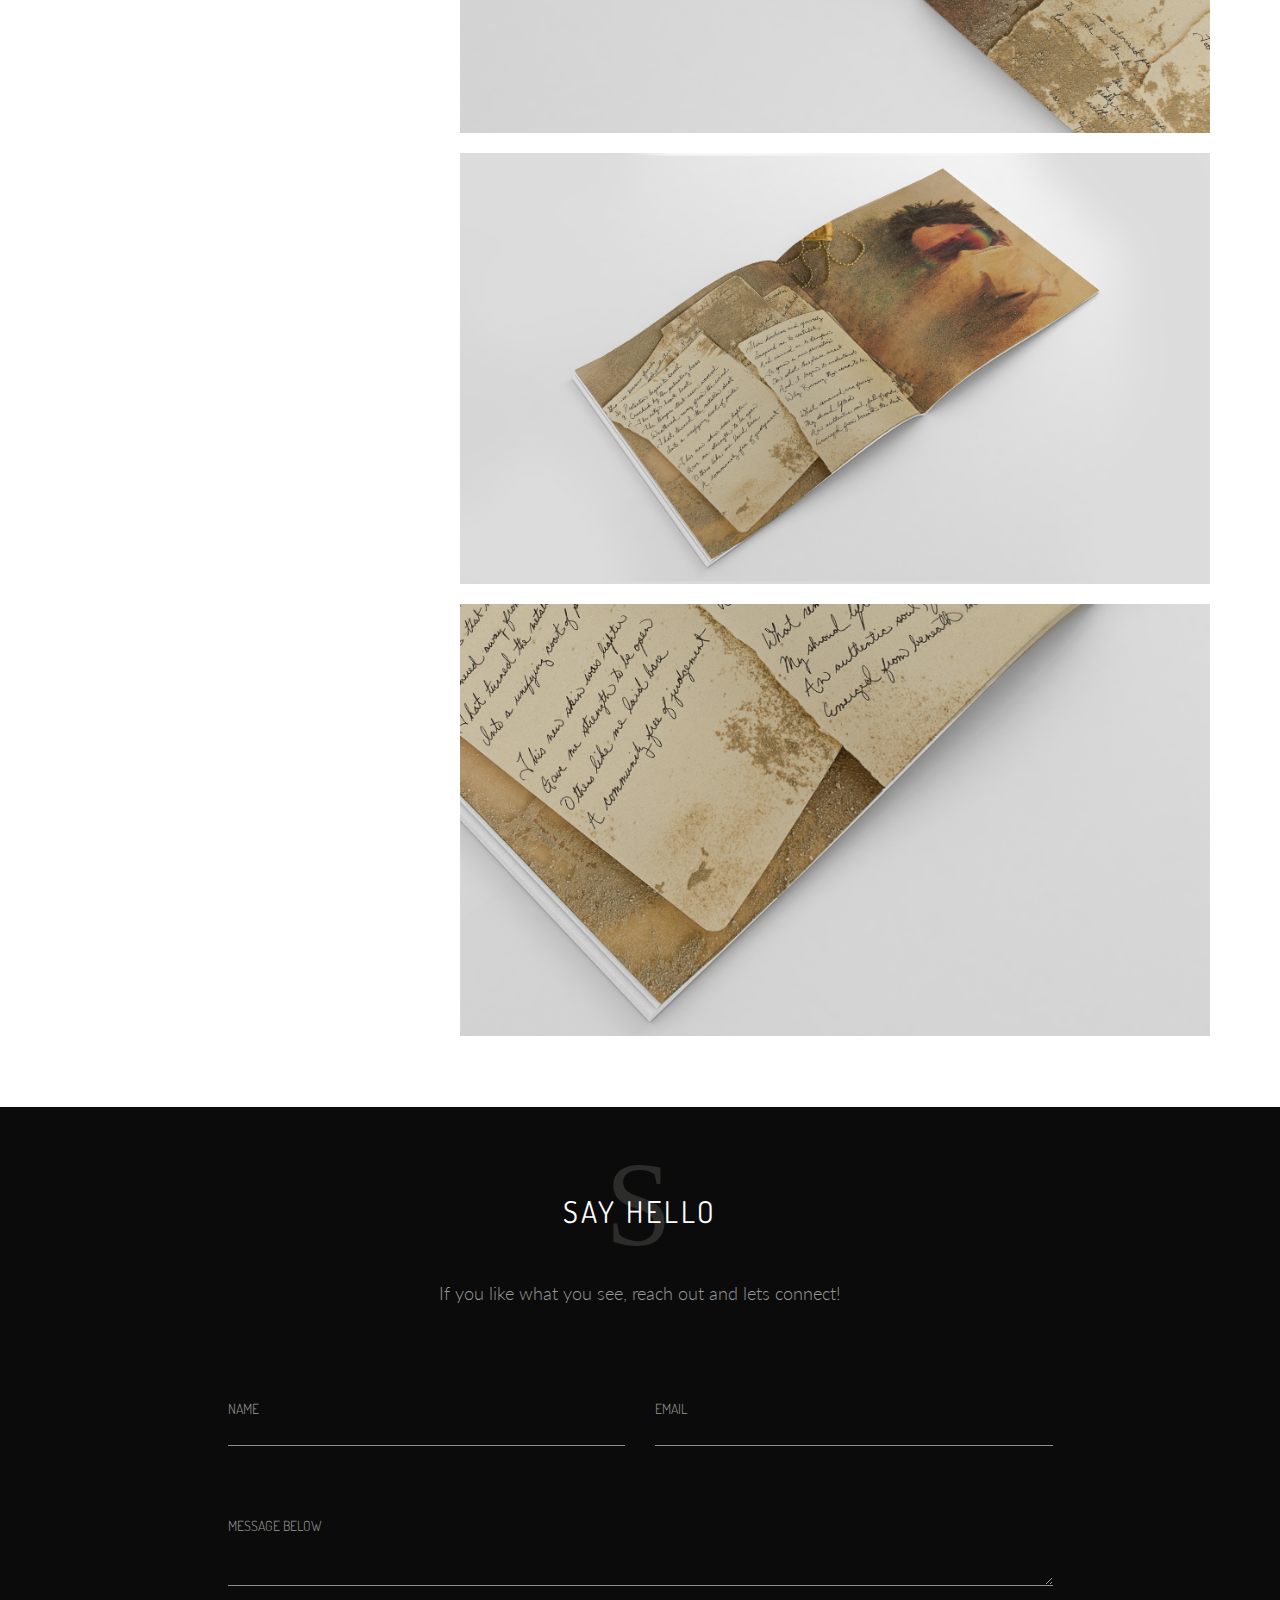
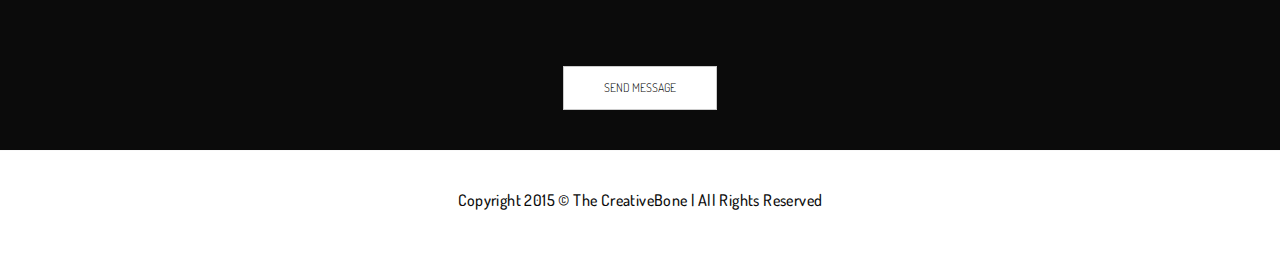
<file: praxis.html>
<!DOCTYPE html>
<!--[if lt IE 7 ]><html class="ie ie6" lang="en"> <![endif]-->
<!--[if IE 7 ]><html class="ie ie7" lang="en"> <![endif]-->
<!--[if IE 8 ]><html class="ie ie8" lang="en"> <![endif]-->
<!--[if (gte IE 9)|!(IE)]><!--><html lang="en"> <!--<![endif]-->

<head>

    <meta charset="utf-8">
    <meta http-equiv="X-UA-Compatible" content="IE=edge">
    <meta name="viewport" content="width=device-width, initial-scale=1, maximum-scale=1">
    <meta name="description" content="">
    <meta name="author" content="">

    <title>The CreativeBone | Web, print and logo designer based in Portland, Oregon</title>

    <!-- Favicons
    ================================================== -->
    <link rel="shortcut icon" type="image/x-icon" href="/favicon.ico">
    <link rel="apple-touch-icon" href="images/apple-touch-icon.png">
    <link rel="apple-touch-icon" sizes="72x72" href="images/apple-touch-icon-72x72.png">
    <link rel="apple-touch-icon" sizes="114x114" href="images/apple-touch-icon-114x114.png">

    <!-- Core CSS -->
    <link href="css/bootstrap.css" rel="stylesheet">
    <link href="css/extralayers.css" rel="stylesheet">
    <link href="css/animate.css" rel="stylesheet">
    <link href="css/carousel.css" rel="stylesheet">
    <link href="css/owl-carousel.css" rel="stylesheet">
    <link href="css/et-line.css" rel="stylesheet">
    <link href="style.css" rel="stylesheet">

    <!-- Custom CSS -->
    <link href="css/custom.css" rel="stylesheet">

    <!-- PORTFOLIO AND LIGHTBOX SETTINGS -->
    <link href="bfassets/css/bootFolio.css" rel="stylesheet">
    <link href="bfassets/css/prettyPhoto.css" rel="stylesheet">

    <!-- HTML5 Shim and Respond.js IE8 support of HTML5 elements and media queries -->
    <!-- WARNING: Respond.js doesn't work if you view the page via file:// -->

    <!--[if lt IE 9]>
        <script src="https://oss.maxcdn.com/libs/html5shiv/3.7.0/html5shiv.js"></script>
        <script src="https://oss.maxcdn.com/libs/respond.js/1.4.2/respond.min.js"></script>
    <![endif]-->
<script>
  (function(i,s,o,g,r,a,m){i['GoogleAnalyticsObject']=r;i[r]=i[r]||function(){
  (i[r].q=i[r].q||[]).push(arguments)},i[r].l=1*new Date();a=s.createElement(o),
  m=s.getElementsByTagName(o)[0];a.async=1;a.src=g;m.parentNode.insertBefore(a,m)
  })(window,document,'script','//www.google-analytics.com/analytics.js','ga');

  ga('create', 'UA-75818786-1', 'auto');
  ga('send', 'pageview');

</script>

</head>
<body>

    <div id="preloader">
        <div id="spinner"></div>
        <img class="preloader" src="images/loader.gif" alt="">
    </div><!-- end loader -->

    <div class="wrapper">

        <div id="opensearch" class="collapse myform">
            <div class="container-fluid ">
                <div class="topbar">
                    <form role="search" action="#" class="search_form_top" method="get">
                        <input type="text" placeholder="What are you looking for?" name="s" class="form-control" autocomplete="off">
                    </form>
                </div>
            </div>
        </div>

        <header class="header">
            <div id="multimenu" class="menu-wrapper">
                <nav class="navbar yamm navbar-default" role="navigation">
                    <div class="container-fluid">
                        <div class="navbar-header">
                            <button type="button" class="navbar-toggle collapsed" data-toggle="collapse" data-target="#navbar" aria-expanded="false" aria-controls="navbar">
                                <span class="sr-only">Toggle navigation</span>
                                <span class="fa fa-bars"></span>
                            </button>
                            <a class="navbar-brand" href="index.html"><img src="images/dlogo.png" alt=""></a>
                        </div>
                        <div id="navbar" class="navbar-collapse collapse">
                            <ul class="nav navbar-nav navbar-right">
                                <li><a data-scroll href="index.html#about">About</a></li>
                                <li><a data-scroll href="index.html#works">Work</a></li>
                                <li><a data-scroll href="index.html#clients">Clients</a></li>
                                <li><a data-scroll href="#contact">Contact</a></li>
                            </ul>
                        </div><!--/.nav-collapse -->
                    </div><!--/.container-fluid -->
                </nav>
            </div><!-- end menu-wrapper -->
        </header><!-- end header -->

        <section id="page-header" class="section-g clearfix">
            <div class="container">
                <div class="section-title">
                    <div class="pull-left">
                    <h3><span class="font-backend">P</span>Praxis</h3>
                    </div>

                    <div class="pull-right">
                        <div class="breadcrumb-container">
                            <ul class="breadcrumb">
                                <li><a href="index.html">Home</a></li>
                                <li><a href="index.html#works">Portfolio</a></li>
                                <li class="active">Gallery</li>
                            </ul>
                        </div>
                    </div>
                </div><!-- end sectiontitle -->       
            </div><!-- end container -->
        </section><!-- end section -->

        <section id="page-content" class="section-w clearfix">
            <div class="container">
                <div class="row">
                    <div id="post-content" class="col-md-8 col-sm-8 col-xs-12 pull-right">
                        <div class="videoWrapper">
                            <div class="post-media">
                                <iframe src="https://player.vimeo.com/video/117142012"  width="870" height="501" frameborder="0" webkitallowfullscreen mozallowfullscreen allowfullscreen></iframe>
                            </div>
                        </div>
                        <div class="post-media">
                            <a href="images/praxis-3.jpg" data-gal="prettyPhoto"><img src="images/praxis-3.jpg" alt="" class="img-responsive"></a>
                        </div>
                        <div class="post-media">
                            <a href="images/praxis-4.jpg" data-gal="prettyPhoto"><img src="images/praxis-4.jpg" alt="" class="img-responsive"></a>
                        </div>
                        <div class="post-media">
                            <a href="images/praxis-1.jpg" data-gal="prettyPhoto"><img src="images/praxis-1.jpg" alt="" class="img-responsive"></a>
                        </div>          
                        <div class="post-media">
                            <a href="images/praxis-2.jpg" data-gal="prettyPhoto"><img src="images/praxis-2.jpg" alt="" class="img-responsive"></a>
                        </div>                                                                             
                    </div><!-- end col -->

                    <div id="sidebar" class="col-md-4 col-sm-4 col-xs-12 pull-left">
                        <div class="widget clearfix">
                            <div class="section-title">
                                <h3>Details</h3>
                            </div><!-- title -->
                            <p>AHA does an annual project called “Praxis” where employees are asked to create a passion piece that challenges their skills. Last year I honed my animation skills by creating a face mashup of employees in After Effects. This year, I stretched myself further and explored a medium I’d never touched before: I wrote a very personal poem and then used mixed media and photography to capture an important event in my life.</p>
                            <hr>
                            <div class="personal_details">
                                <ul>
                                    <li><b>Date: </b>2014-15</li>
                                    <li><b>Skills: </b>animation, photo manipulation</li>                                
                                </ul>
                            </div><!-- end personal -->
                        </div><!-- end widget --> 
                            <nav>
                            <ul class="pager">
                                <li class="pull-left"><a href="lower-columbia-estuary-partnership.html" title="Previous project"><i class="fa fa-angle-left"></i></a></li>
                                <li class="pull-right"><a href="raytheon.html" title="Next project"><i class="fa fa-angle-right"></i></a></li>
                            </ul>
                        </nav>                        
                    </div><!-- end col -->
                </div><!-- end row -->
            </div><!-- end container -->
        </section><!-- end section -->
        <section id="contact" class="section-d clearfix">
            <div class="container">
                <div class="section-title text-center">
                    <h3><span class="font-backend">S</span>Say Hello</h3>
                    <p class="lead">If you like what you see, reach out and lets connect!</p>
                </div><!-- end sectiontitle -->

                <div class="section-wrapper row">
                    <div class="contact_form col-lg-10 col-lg-offset-1 col-md-10 col-md-offset-1">
                    <div id="message"></div>
                        <form id="contactform" action="contact.php" name="contactform" method="post">
                            <div class="col-lg-6 col-md-6 col-sm-6 col-xs-12">
                                <input type="text" name="name" id="name" class="form-control" placeholder="Name"> 
                            </div>
                            <div class="col-lg-6 col-md-6 col-sm-6 col-xs-12">
                                <input type="text" name="email" id="email" class="form-control" placeholder="Email"> 
                            </div>
                            <div class="col-lg-12 col-md-12 col-sm-12 col-xs-12">
                                <textarea class="form-control" name="comments" id="comments" rows="6" placeholder="Message Below"></textarea>
                            </div>
                            <div class="col-lg-12 col-md-12 col-sm-12 col-xs-12 text-center">
                                <button type="submit" value="SEND" id="submit" class="btn btn-default btn-lg">SEND MESSAGE</button>
                            </div>
                        </form> 
                    </div> <!-- end contact_widget -->
                </div><!-- end section-wrapper -->

            </div><!-- end container -->
        </section><!-- end section -->       
        <div class="copyrights">
            <div class="container">
                <div class="col-lg-12 col-md-12 col-sm-12 col-xs-12">
                    <p>Copyright 2015 ©  The CreativeBone | All Rights Reserved</p>
                </div><!-- end col-lg-4 -->
            </div><!-- end container -->
        </div><!-- end copyrights -->

        <div class="dmtop">Scroll to Top</div>
    </div><!-- end wrapper -->
    
    <!-- jQuery -->
    <script src="js/jquery.js"></script>
    <!-- Bootstrap JS -->
    <script src="js/bootstrap.min.js"></script>    
    <!-- Menu Display -->
    <script src="js/menu.js"></script>
    <!-- Retina Display -->
    <script src="js/retina.js"></script>
    <!-- CSS3 Animations -->
    <script src="js/wow.js"></script>
    <!-- Parallax -->
    <script src="js/jquery.stellar.js"></script>
    <!-- Contact Form -->
    <script src="js/jquery.jigowatt.js"></script>
    <!-- Parallax -->
    <script src="js/smooth-scroll.js"></script>
    <!-- Carousel -->
    <script src="js/owl.carousel.js"></script>
    <script src="js/owl-scripts.js"></script>
    <!-- Verttical Carousel -->
    <script src="js/jquery.bxslider.js"></script>
    <!-- Skills Bar -->
    <script src="js/progressbar.js"></script>
    <!-- Lightbox Scripts -->
    <script src="bfassets/js/jquery.prettyPhoto.js"></script>
    <!-- Onepage Scripts -->
    <script src="js/onepage-scripts.js"></script>

</body>
</html>
</file>
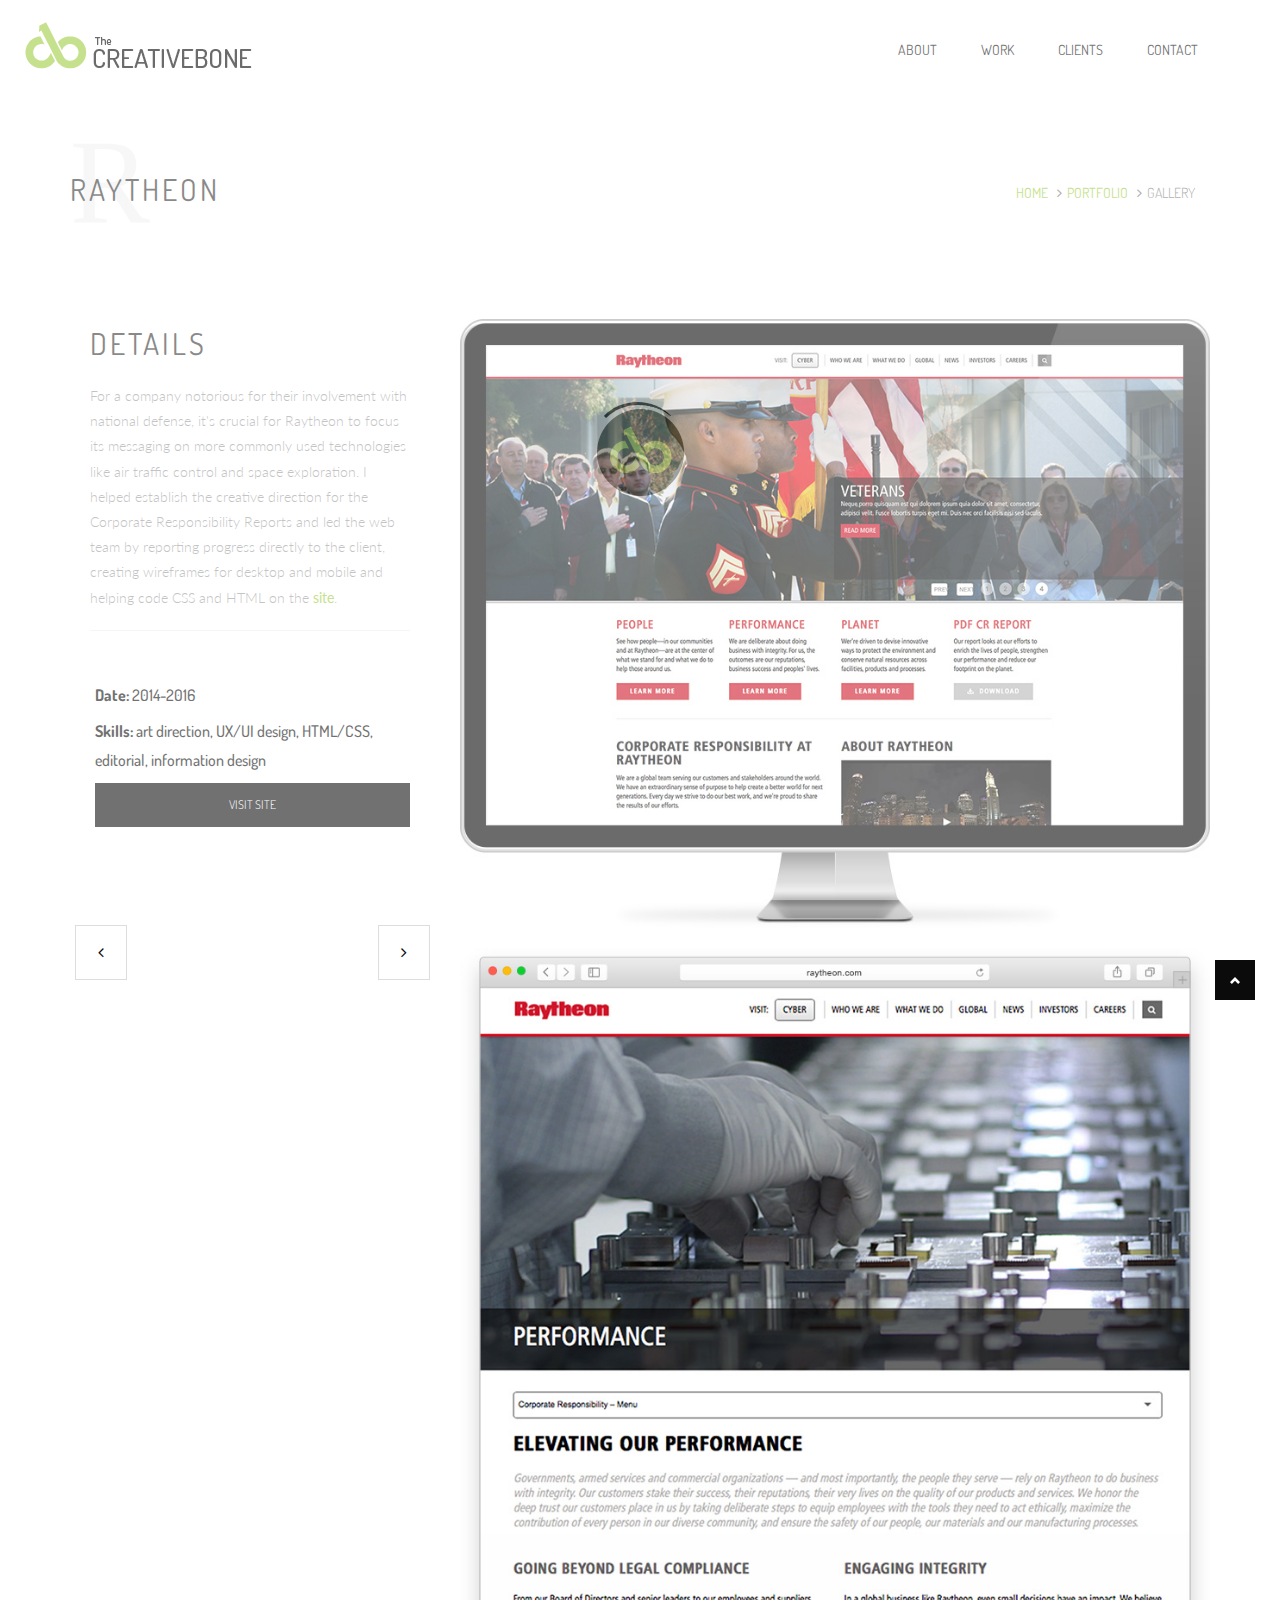
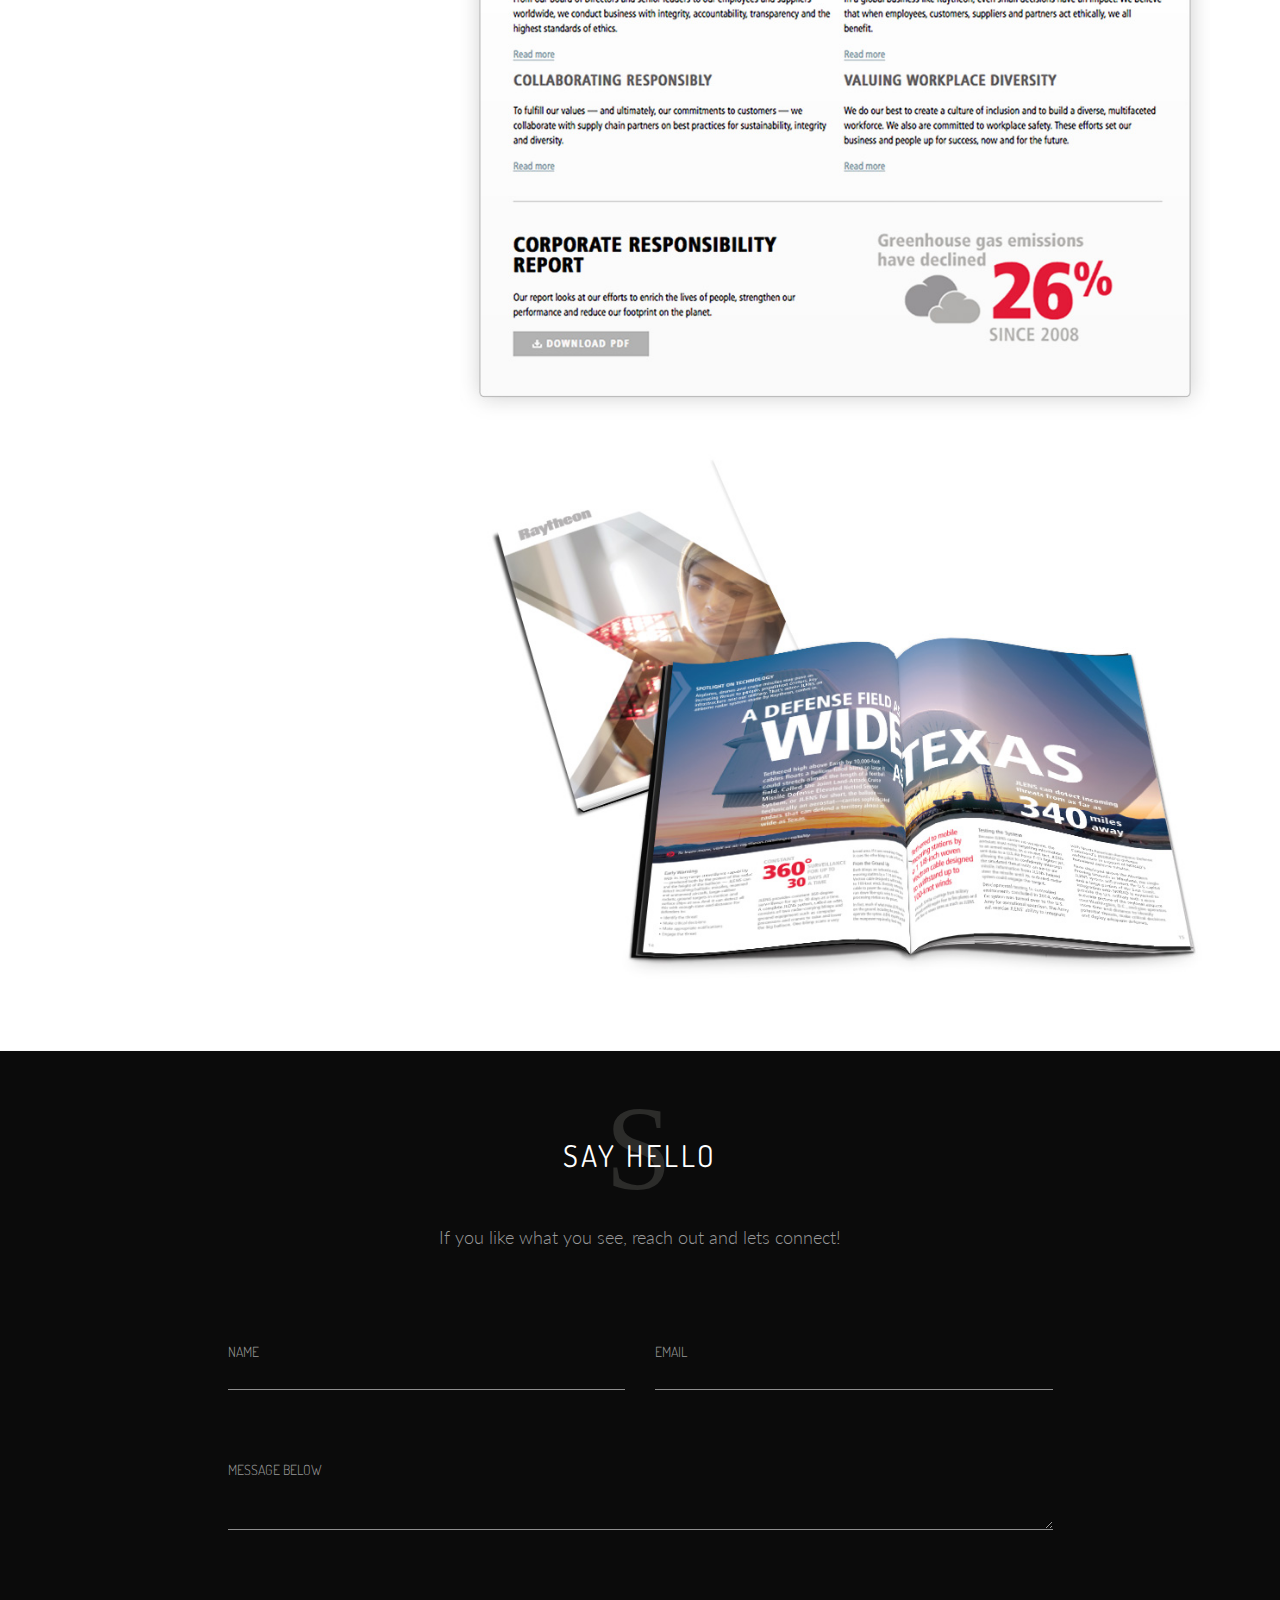
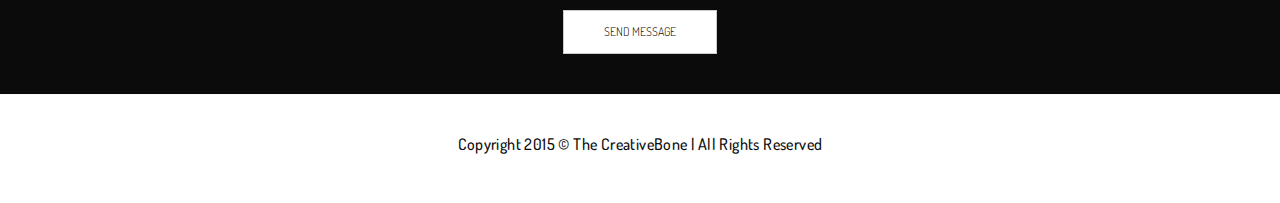
<file: raytheon.html>
<!DOCTYPE html>
<!--[if lt IE 7 ]><html class="ie ie6" lang="en"> <![endif]-->
<!--[if IE 7 ]><html class="ie ie7" lang="en"> <![endif]-->
<!--[if IE 8 ]><html class="ie ie8" lang="en"> <![endif]-->
<!--[if (gte IE 9)|!(IE)]><!--><html lang="en"> <!--<![endif]-->

<head>

    <meta charset="utf-8">
    <meta http-equiv="X-UA-Compatible" content="IE=edge">
    <meta name="viewport" content="width=device-width, initial-scale=1, maximum-scale=1">
    <meta name="description" content="">
    <meta name="author" content="">

    <title>The CreativeBone | Web, print and logo designer based in Portland, Oregon</title>

    <!-- Favicons
    ================================================== -->
    <link rel="shortcut icon" type="image/x-icon" href="/favicon.ico">
    <link rel="apple-touch-icon" href="images/apple-touch-icon.png">
    <link rel="apple-touch-icon" sizes="72x72" href="images/apple-touch-icon-72x72.png">
    <link rel="apple-touch-icon" sizes="114x114" href="images/apple-touch-icon-114x114.png">

    <!-- Core CSS -->
    <link href="css/bootstrap.css" rel="stylesheet">
    <link href="css/extralayers.css" rel="stylesheet">
    <link href="css/animate.css" rel="stylesheet">
    <link href="css/carousel.css" rel="stylesheet">
    <link href="css/owl-carousel.css" rel="stylesheet">
    <link href="css/et-line.css" rel="stylesheet">
    <link href="style.css" rel="stylesheet">

    <!-- Custom CSS -->
    <link href="css/custom.css" rel="stylesheet">

    <!-- PORTFOLIO AND LIGHTBOX SETTINGS -->
    <link href="bfassets/css/bootFolio.css" rel="stylesheet">
    <link href="bfassets/css/prettyPhoto.css" rel="stylesheet">

    <!-- HTML5 Shim and Respond.js IE8 support of HTML5 elements and media queries -->
    <!-- WARNING: Respond.js doesn't work if you view the page via file:// -->

    <!--[if lt IE 9]>
        <script src="https://oss.maxcdn.com/libs/html5shiv/3.7.0/html5shiv.js"></script>
        <script src="https://oss.maxcdn.com/libs/respond.js/1.4.2/respond.min.js"></script>
    <![endif]-->
<script>
  (function(i,s,o,g,r,a,m){i['GoogleAnalyticsObject']=r;i[r]=i[r]||function(){
  (i[r].q=i[r].q||[]).push(arguments)},i[r].l=1*new Date();a=s.createElement(o),
  m=s.getElementsByTagName(o)[0];a.async=1;a.src=g;m.parentNode.insertBefore(a,m)
  })(window,document,'script','//www.google-analytics.com/analytics.js','ga');

  ga('create', 'UA-75818786-1', 'auto');
  ga('send', 'pageview');

</script>

</head>
<body>

    <div id="preloader">
        <div id="spinner"></div>
        <img class="preloader" src="images/loader.gif" alt="">
    </div><!-- end loader -->

    <div class="wrapper">

        <div id="opensearch" class="collapse myform">
            <div class="container-fluid ">
                <div class="topbar">
                    <form role="search" action="#" class="search_form_top" method="get">
                        <input type="text" placeholder="What are you looking for?" name="s" class="form-control" autocomplete="off">
                    </form>
                </div>
            </div>
        </div>

        <header class="header">
            <div id="multimenu" class="menu-wrapper">
                <nav class="navbar yamm navbar-default" role="navigation">
                    <div class="container-fluid">
                        <div class="navbar-header">
                            <button type="button" class="navbar-toggle collapsed" data-toggle="collapse" data-target="#navbar" aria-expanded="false" aria-controls="navbar">
                                <span class="sr-only">Toggle navigation</span>
                                <span class="fa fa-bars"></span>
                            </button>
                            <a class="navbar-brand" href="index.html"><img src="images/dlogo.png" alt=""></a>
                        </div>
                        <div id="navbar" class="navbar-collapse collapse">
                            <ul class="nav navbar-nav navbar-right">
                                <li><a data-scroll href="index.html#about">About</a></li>
                                <li><a data-scroll href="index.html#works">Work</a></li>
                                <li><a data-scroll href="index.html#clients">Clients</a></li>
                                <li><a data-scroll href="#contact">Contact</a></li>
                            </ul>
                        </div><!--/.nav-collapse -->
                    </div><!--/.container-fluid -->
                </nav>
            </div><!-- end menu-wrapper -->
        </header><!-- end header -->

        <section id="page-header" class="section-g clearfix">
            <div class="container">
                <div class="section-title">
                    <div class="pull-left">
                    <h3><span class="font-backend">R</span>Raytheon</h3>
                    </div>

                    <div class="pull-right">
                        <div class="breadcrumb-container">
                            <ul class="breadcrumb">
                                <li><a href="index.html">Home</a></li>
                                <li><a href="index.html#works">Portfolio</a></li>
                                <li class="active">Gallery</li>
                            </ul>
                        </div>
                    </div>
                </div><!-- end sectiontitle -->       
            </div><!-- end container -->
        </section><!-- end section -->

        <section id="page-content" class="section-w clearfix">
            <div class="container">
                <div class="row">
                    <div id="post-content" class="col-md-8 col-sm-8 col-xs-12 pull-right">
                        <div class="post-media">
                            <a href="images/ray-2.jpg" data-gal="prettyPhoto"><img src="images/ray-2.jpg" alt="" class="img-responsive"></a>
                        </div>
                        <div class="post-media">
                            <a href="images/ray-1.jpg" data-gal="prettyPhoto"><img src="images/ray-1.jpg" alt="" class="img-responsive"></a>
                        </div>
                        <div class="post-media">
                            <a href="images/ray-3.jpg" data-gal="prettyPhoto"><img src="images/ray-3.jpg" alt="" class="img-responsive"></a>
                        </div>
                    </div><!-- end col -->

                    <div id="sidebar" class="col-md-4 col-sm-4 col-xs-12 pull-left">
                        <div class="widget clearfix">
                            <div class="section-title">
                                <h3>Details</h3>
                            </div><!-- title -->
                            <p>For a company notorious for their involvement with national defense, it's crucial for Raytheon to focus its messaging on more commonly used technologies like air traffic control and space exploration. I helped establish the creative direction for the Corporate Responsibility Reports and led the web team by reporting progress directly to the client, creating wireframes for desktop and mobile and helping code CSS and HTML on the <a href="http://www.raytheon.com/responsibility/" target="_blank"> site</a>.</p>

                            <hr>
                            <div class="personal_details">
                                <ul>
                                    <li><b>Date: </b>2014-2016</li>
                                    <li><b>Skills: </b>art direction, UX/UI design, HTML/CSS, editorial, information design</li>
                                    <li><a class="btn btn-primary btn-lg btn-block" href="http://www.raytheon.com/responsibility/" title="Raytheon" target="_blank">Visit Site</a></li>
                                </ul>
                            </div><!-- end personal -->
                        </div><!-- end widget --> 
                            <nav>
                            <ul class="pager">
                                <li class="pull-left"><a href="praxis.html" title="Previous project"><i class="fa fa-angle-left"></i></a></li>
                                <li class="pull-right"><a href="blackbelt.html" title="Next project"><i class="fa fa-angle-right"></i></a></li>
                            </ul>
                        </nav>                        
                    </div><!-- end col -->
                </div><!-- end row -->
            </div><!-- end container -->
        </section><!-- end section -->
        <section id="contact" class="section-d clearfix">
            <div class="container">
                <div class="section-title text-center">
                    <h3><span class="font-backend">S</span>Say Hello</h3>
                    <p class="lead">If you like what you see, reach out and lets connect!</p>
                </div><!-- end sectiontitle -->

                <div class="section-wrapper row">
                    <div class="contact_form col-lg-10 col-lg-offset-1 col-md-10 col-md-offset-1">
                    <div id="message"></div>
                        <form id="contactform" action="contact.php" name="contactform" method="post">
                            <div class="col-lg-6 col-md-6 col-sm-6 col-xs-12">
                                <input type="text" name="name" id="name" class="form-control" placeholder="Name"> 
                            </div>
                            <div class="col-lg-6 col-md-6 col-sm-6 col-xs-12">
                                <input type="text" name="email" id="email" class="form-control" placeholder="Email"> 
                            </div>
                            <div class="col-lg-12 col-md-12 col-sm-12 col-xs-12">
                                <textarea class="form-control" name="comments" id="comments" rows="6" placeholder="Message Below"></textarea>
                            </div>
                            <div class="col-lg-12 col-md-12 col-sm-12 col-xs-12 text-center">
                                <button type="submit" value="SEND" id="submit" class="btn btn-default btn-lg">SEND MESSAGE</button>
                            </div>
                        </form> 
                    </div> <!-- end contact_widget -->
                </div><!-- end section-wrapper -->

            </div><!-- end container -->
        </section><!-- end section -->       
        <div class="copyrights">
            <div class="container">
                <div class="col-lg-12 col-md-12 col-sm-12 col-xs-12">
                    <p>Copyright 2015 ©  The CreativeBone | All Rights Reserved</p>
                </div><!-- end col-lg-4 -->
            </div><!-- end container -->
        </div><!-- end copyrights -->

        <div class="dmtop">Scroll to Top</div>
    </div><!-- end wrapper -->
    
    <!-- jQuery -->
    <script src="js/jquery.js"></script>
    <!-- Bootstrap JS -->
    <script src="js/bootstrap.min.js"></script>    
    <!-- Menu Display -->
    <script src="js/menu.js"></script>
    <!-- Retina Display -->
    <script src="js/retina.js"></script>
    <!-- CSS3 Animations -->
    <script src="js/wow.js"></script>
    <!-- Parallax -->
    <script src="js/jquery.stellar.js"></script>
    <!-- Contact Form -->
    <script src="js/jquery.jigowatt.js"></script>
    <!-- Parallax -->
    <script src="js/smooth-scroll.js"></script>
    <!-- Carousel -->
    <script src="js/owl.carousel.js"></script>
    <script src="js/owl-scripts.js"></script>
    <!-- Verttical Carousel -->
    <script src="js/jquery.bxslider.js"></script>
    <!-- Skills Bar -->
    <script src="js/progressbar.js"></script>
    <!-- Lightbox Scripts -->
    <script src="bfassets/js/jquery.prettyPhoto.js"></script>
    <!-- Onepage Scripts -->
    <script src="js/onepage-scripts.js"></script>

</body>
</html>
</file>
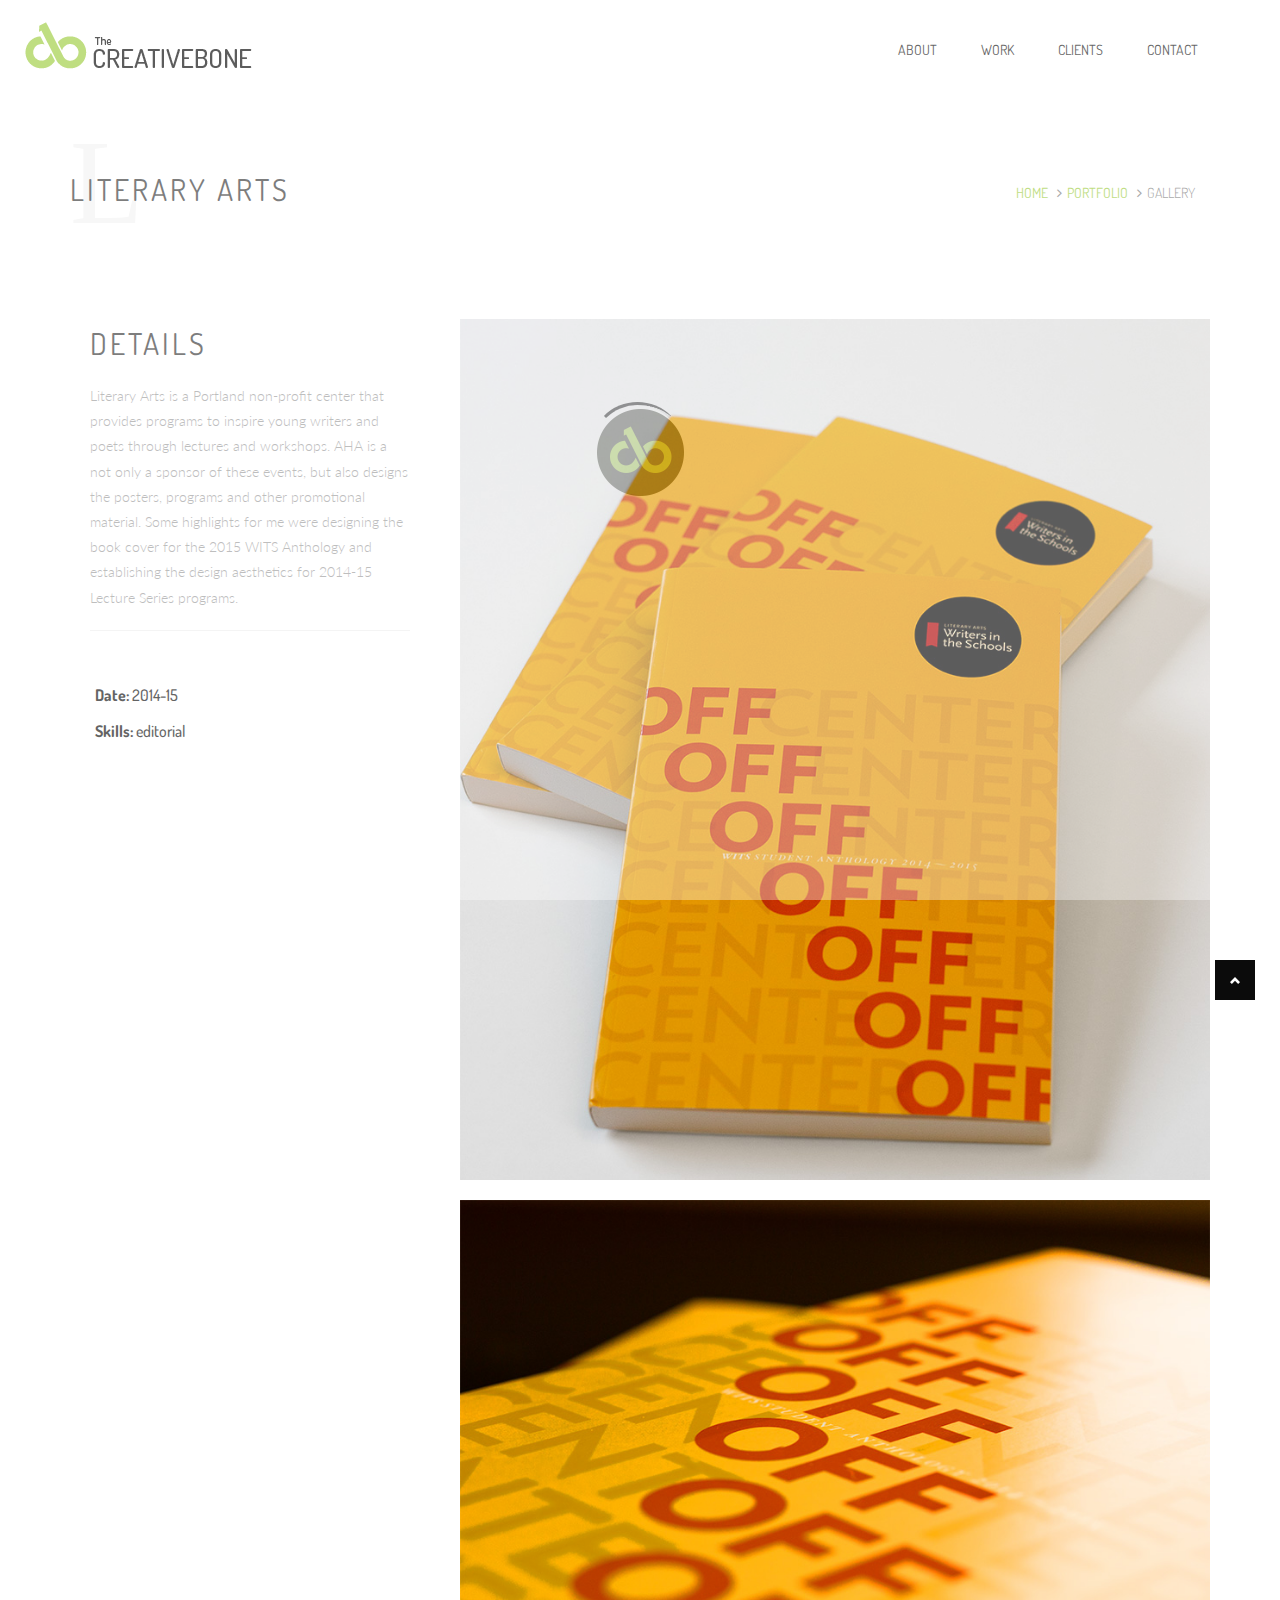
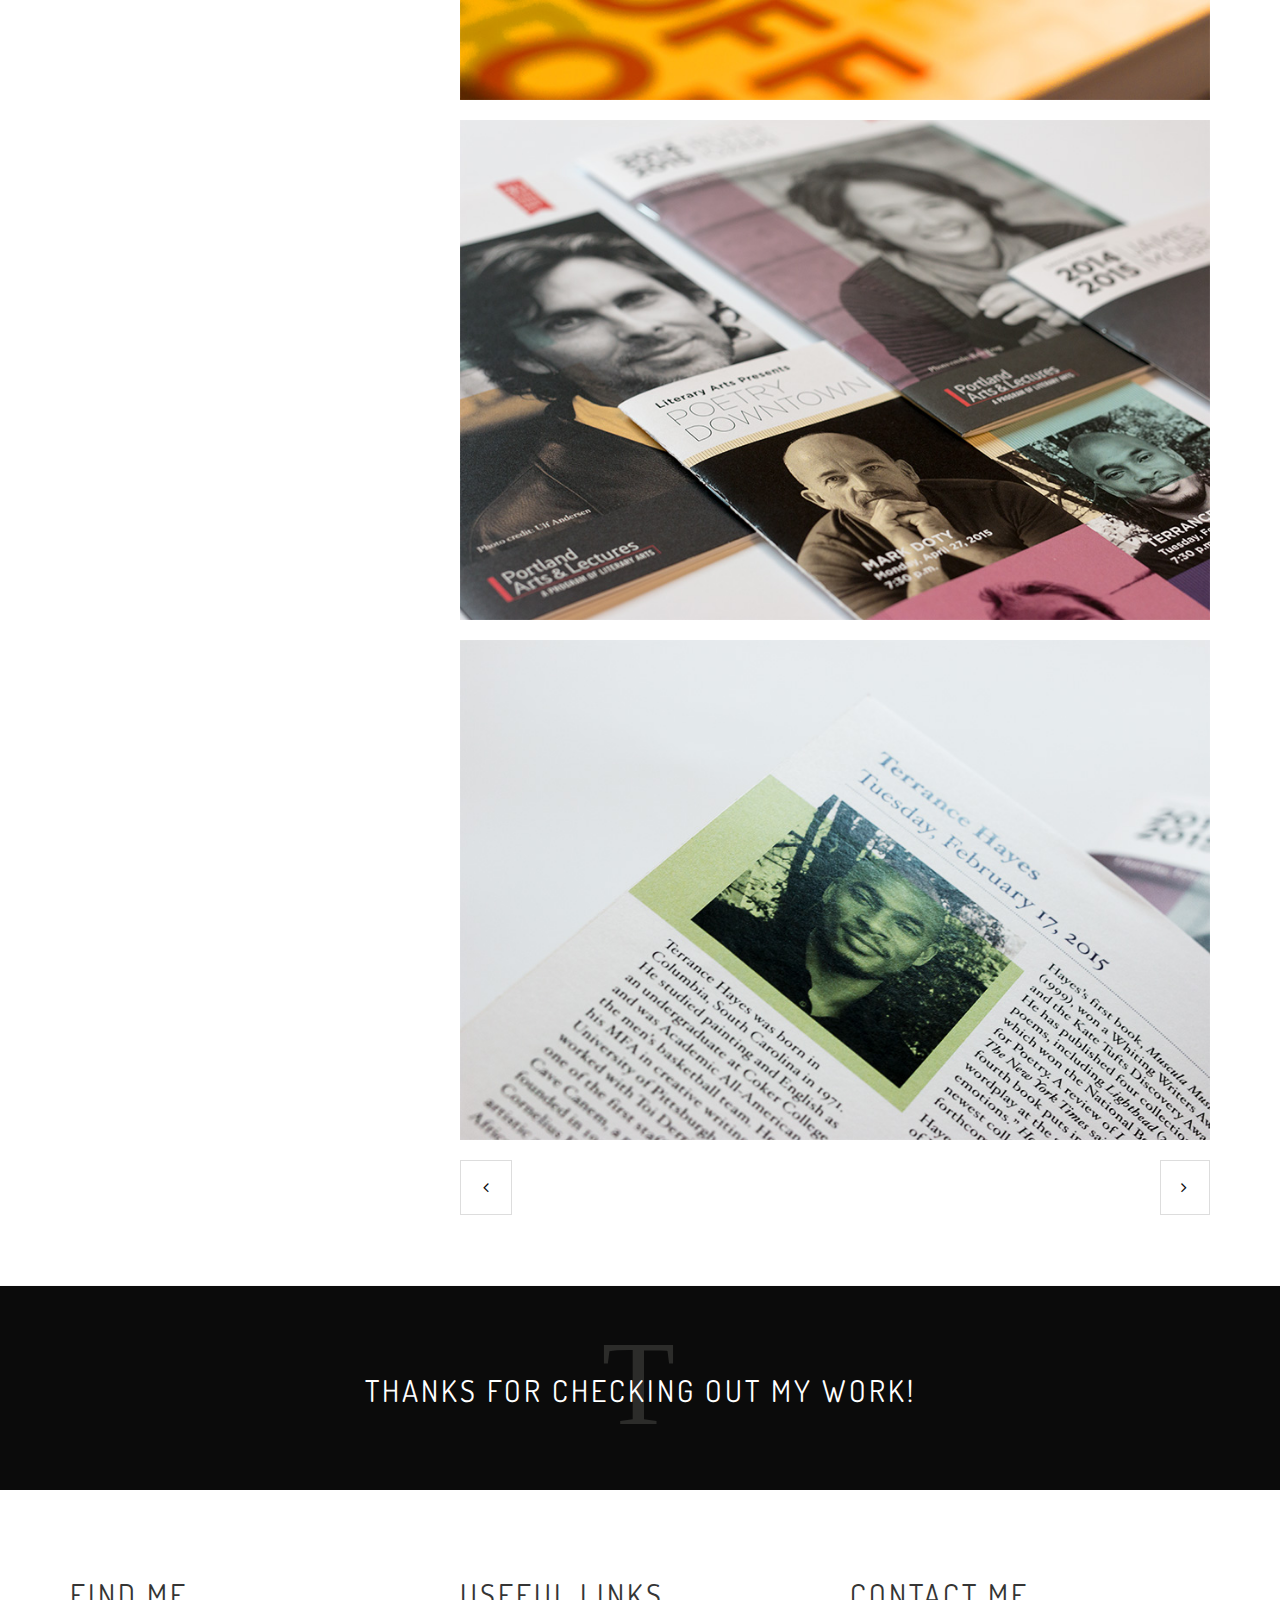
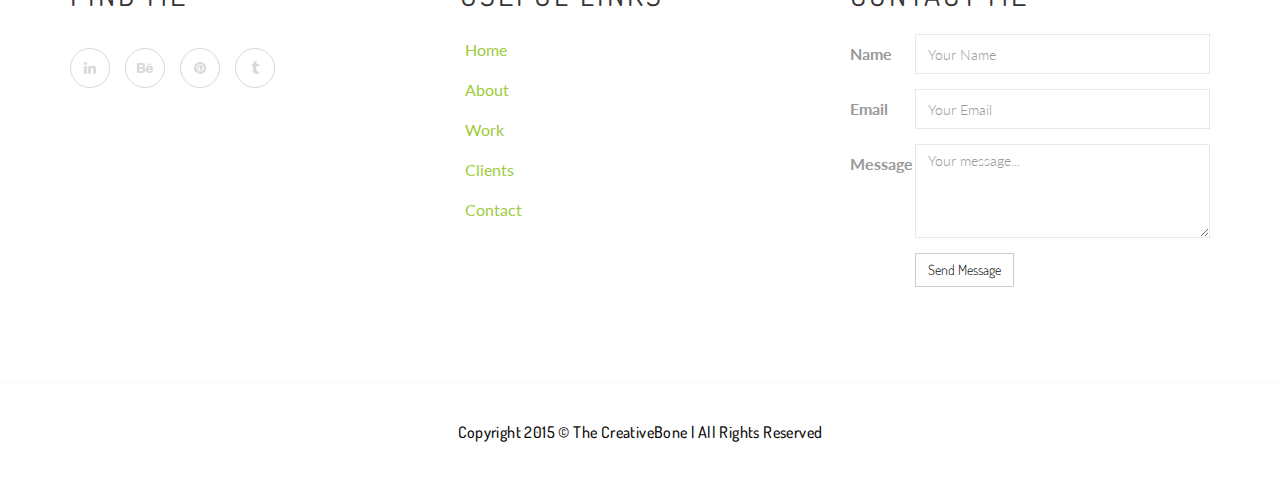
<file: unglossary.html>
<!DOCTYPE html>
<!--[if lt IE 7 ]><html class="ie ie6" lang="en"> <![endif]-->
<!--[if IE 7 ]><html class="ie ie7" lang="en"> <![endif]-->
<!--[if IE 8 ]><html class="ie ie8" lang="en"> <![endif]-->
<!--[if (gte IE 9)|!(IE)]><!--><html lang="en"> <!--<![endif]-->

<head>

    <meta charset="utf-8">
    <meta http-equiv="X-UA-Compatible" content="IE=edge">
    <meta name="viewport" content="width=device-width, initial-scale=1, maximum-scale=1">
    <meta name="description" content="">
    <meta name="author" content="">

    <title>The CreativeBone | Web, print and logo designer based in Portland, Oregon</title>

    <!-- Favicons
    ================================================== -->
    <link rel="shortcut icon" type="image/x-icon" href="/favicon.ico">
    <link rel="apple-touch-icon" href="images/apple-touch-icon.png">
    <link rel="apple-touch-icon" sizes="72x72" href="images/apple-touch-icon-72x72.png">
    <link rel="apple-touch-icon" sizes="114x114" href="images/apple-touch-icon-114x114.png">

    <!-- Core CSS -->
    <link href="css/bootstrap.css" rel="stylesheet">
    <link href="css/extralayers.css" rel="stylesheet">
    <link href="css/animate.css" rel="stylesheet">
    <link href="css/carousel.css" rel="stylesheet">
    <link href="css/owl-carousel.css" rel="stylesheet">
    <link href="css/et-line.css" rel="stylesheet">
    <link href="style.css" rel="stylesheet">

    <!-- Custom CSS -->
    <link href="css/custom.css" rel="stylesheet">

    <!-- PORTFOLIO AND LIGHTBOX SETTINGS -->
    <link href="bfassets/css/bootFolio.css" rel="stylesheet">
    <link href="bfassets/css/prettyPhoto.css" rel="stylesheet">

    <!-- HTML5 Shim and Respond.js IE8 support of HTML5 elements and media queries -->
    <!-- WARNING: Respond.js doesn't work if you view the page via file:// -->

    <!--[if lt IE 9]>
        <script src="https://oss.maxcdn.com/libs/html5shiv/3.7.0/html5shiv.js"></script>
        <script src="https://oss.maxcdn.com/libs/respond.js/1.4.2/respond.min.js"></script>
    <![endif]-->
<script>
  (function(i,s,o,g,r,a,m){i['GoogleAnalyticsObject']=r;i[r]=i[r]||function(){
  (i[r].q=i[r].q||[]).push(arguments)},i[r].l=1*new Date();a=s.createElement(o),
  m=s.getElementsByTagName(o)[0];a.async=1;a.src=g;m.parentNode.insertBefore(a,m)
  })(window,document,'script','//www.google-analytics.com/analytics.js','ga');

  ga('create', 'UA-75818786-1', 'auto');
  ga('send', 'pageview');

</script>

</head>
<body>

    <div id="preloader">
        <div id="spinner"></div>
        <img class="preloader" src="images/loader.gif" alt="">
    </div><!-- end loader -->

    <div class="wrapper">

        <div id="opensearch" class="collapse myform">
            <div class="container-fluid ">
                <div class="topbar">
                    <form role="search" action="#" class="search_form_top" method="get">
                        <input type="text" placeholder="What are you looking for?" name="s" class="form-control" autocomplete="off">
                    </form>
                </div>
            </div>
        </div>

        <header class="header">
            <div id="multimenu" class="menu-wrapper">
                <nav class="navbar yamm navbar-default" role="navigation">
                    <div class="container-fluid">
                        <div class="navbar-header">
                            <button type="button" class="navbar-toggle collapsed" data-toggle="collapse" data-target="#navbar" aria-expanded="false" aria-controls="navbar">
                                <span class="sr-only">Toggle navigation</span>
                                <span class="fa fa-bars"></span>
                            </button>
                            <a class="navbar-brand" href="index.html"><img src="images/dlogo.png" alt=""></a>
                        </div>
                        <div id="navbar" class="navbar-collapse collapse">
                            <ul class="nav navbar-nav navbar-right">
                                <li><a data-scroll href="index.html#about">About</a></li>
                                <li><a data-scroll href="index.html#works">Work</a></li>
                                <li><a data-scroll href="index.html#clients">Clients</a></li>
                                <li><a data-scroll href="#contact">Contact</a></li>
                            </ul>
                        </div><!--/.nav-collapse -->
                    </div><!--/.container-fluid -->
                </nav>
            </div><!-- end menu-wrapper -->
        </header><!-- end header -->

        <section id="page-header" class="section-g clearfix">
            <div class="container">
                <div class="section-title">
                    <div class="pull-left">
                    <h3><span class="font-backend">L</span>Literary Arts</h3>
                    </div>

                    <div class="pull-right">
                        <div class="breadcrumb-container">
                            <ul class="breadcrumb">
                                <li><a href="index.html">Home</a></li>
                                <li><a href="index.html#works">Portfolio</a></li>
                                <li class="active">Gallery</li>
                            </ul>
                        </div>
                    </div>
                </div><!-- end sectiontitle -->       
            </div><!-- end container -->
        </section><!-- end section -->

        <section id="page-content" class="section-w clearfix">
            <div class="container">
                <div class="row">
                    <div id="post-content" class="col-md-8 col-sm-8 col-xs-12 pull-right">
                        <div class="post-media">
                            <a href="images/la-1.jpg" data-gal="prettyPhoto"><img src="images/la-1.jpg" alt="" class="img-responsive"></a>
                        </div>
                        <div class="post-media">
                            <a href="images/la-2.jpg" data-gal="prettyPhoto"><img src="images/la-2.jpg" alt="" class="img-responsive"></a>
                        </div>
                        <div class="post-media">
                            <a href="images/la-3.jpg" data-gal="prettyPhoto"><img src="images/la-3.jpg" alt="" class="img-responsive"></a>
                        </div>          
                        <div class="post-media">
                            <a href="images/la-4.jpg" data-gal="prettyPhoto"><img src="images/la-4.jpg" alt="" class="img-responsive"></a>
                        </div>                                                                             
                        <nav>
                            <ul class="pager">
                                <li class="pull-left"><a href="#" title="Previous project"><i class="fa fa-angle-left"></i></a></li>
                                <li class="pull-right"><a href="#" title="Next project"><i class="fa fa-angle-right"></i></a></li>
                            </ul>
                        </nav>

                    </div><!-- end col -->

                    <div id="sidebar" class="col-md-4 col-sm-4 col-xs-12 pull-left">
                        <div class="widget clearfix">
                            <div class="section-title">
                                <h3>Details</h3>
                            </div><!-- title -->
                            <p>Literary Arts is a Portland non-profit center that provides programs to inspire young writers and poets through lectures and workshops. AHA is a not only a sponsor of these events, but also designs the posters, programs and other promotional material. Some highlights for me were designing the book cover for the 2015 WITS Anthology and establishing the design aesthetics for 2014-15 Lecture Series programs.</p>
                            <hr>
                            <div class="personal_details">
                                <ul>
                                    <li><b>Date: </b>2014-15</li>
                                    <li><b>Skills: </b>editorial</li>                                
                                </ul>
                            </div><!-- end personal -->
                        </div><!-- end widget -->
                    </div><!-- end col -->
                </div><!-- end row -->
            </div><!-- end container -->
        </section><!-- end section -->

        <section id="clients" class="section-d clearfix">
            <div class="container">
                <div class="section-title text-center">
                    <h3><span class="font-backend">T</span> Thanks for checking out my work!</h3>
                </div><!-- end sectiontitle -->
            </div>
        </section><!-- end section -->

        <footer class="footer">
            <div class="container">
                <div class="row">
                    <div class="col-md-4 col-sm-4 col-xs-12">
                        <div class="widget">
                            <div class="about-widget">
                                <div class="section-title">
                                    <h3>Find me</h3>
                                </div><!-- title -->
                                <div class="social-icons">
                                    <span><a class="border-radius" data-rel="tooltip" data-toggle="tooltip" data-trigger="hover" data-placement="bottom" data-title="LinkedIn" href="https://www.linkedin.com/in/ryanbone" target="_blank"><i class="fa fa-linkedin"></i></a></span>
                                    <span><a class="border-radius" data-rel="tooltip" data-toggle="tooltip" data-trigger="hover" data-placement="bottom" data-title="Behance" href="https://www.behance.net/thecreativebone" target="_blank"><i class="fa fa-behance"></i></a></span>
                                    <span><a class="border-radius" data-rel="tooltip" data-toggle="tooltip" data-trigger="hover" data-placement="bottom" data-title="Pinterest" href="https://www.pinterest.com/thecreativebone/" target="_blank"><i class="fa fa-pinterest"></i></a></span>
                                    <span><a class="border-radius" data-rel="tooltip" data-toggle="tooltip" data-trigger="hover" data-placement="bottom" data-title="Tumblr" href="http://blog.thecreativebone.com/" target="_blank"><i class="fa fa-tumblr"></i></a></span>
                                </div><!-- end social icons -->
                            </div><!-- end about-widget -->

                        </div><!-- end widget -->
                    </div><!-- end col -->

                    <div class="col-md-4 col-sm-4 col-xs-12">
                        <div class="widget">
                            <div class="section-title">
                                <h3>Useful Links</h3>
                            </div><!-- title -->
                            <ul>
                                <li><a data-scroll href="index.html">Home</a></li>
                                <li><a data-scroll href="index.html#about">About</a></li>
                                <li><a data-scroll href="index.html#works">Work</a></li>
                                <li><a data-scroll href="index.html#clients">Clients</a></li>
                                <li><a data-scroll href="#contact">Contact</a></li>
                            </ul>
                        </div><!-- end widget -->
                    </div><!-- end col -->

                    <div class="col-md-4 col-sm-4 col-xs-12">
                        <div class="widget">
                            <div class="section-title">
                                <h3>Contact Me</h3>
                            </div><!-- title -->

                            <div class="contact-widget">
                                <form name="contactform" method="post" action="http://example.com/wp-content/themes/fullby-child/mail/mailer.php" class="form-horizontal" role="form">
                                    <div class="form-group">
                                        <label for="inputName" class="col-lg-2 control-label">Name</label>
                                        <div class="col-lg-10">
                                            <input type="text" class="form-control" id="inputName" name="inputName" placeholder="Your Name">
                                        </div>
                                    </div>
                                    <div class="form-group">
                                        <label for="inputEmail1" class="col-lg-2 control-label">Email</label>
                                        <div class="col-lg-10">
                                            <input type="text" class="form-control" id="inputEmail" name="inputEmail" placeholder="Your Email">
                                        </div>
                                    </div>
                                    <div class="form-group">
                                        <label for="inputPassword1" class="col-lg-2 control-label">Message</label>
                                        <div class="col-lg-10">
                                            <textarea class="form-control" rows="4" id="inputMessage" name="inputMessage" placeholder="Your message..."></textarea>
                                        </div>
                                    </div>
                                    <div class="form-group">
                                        <div class="col-lg-offset-2 col-lg-10">
                                            <button type="submit" class="btn btn-default">
                                                Send Message
                                            </button>
                                        </div>
                                    </div>
                                </form>
                            </div><!-- end contact-widget -->
                        </div><!-- end widget -->
                    </div><!-- end col -->
                </div><!-- end row -->
            </div><!-- end container -->
        </footer><!-- end footer -->
        
        <div class="copyrights">
            <div class="container">
                <div class="col-lg-12 col-md-12 col-sm-12 col-xs-12">
                    <p>Copyright 2015 ©  The CreativeBone | All Rights Reserved</p>
                </div><!-- end col-lg-4 -->
            </div><!-- end container -->
        </div><!-- end copyrights -->

        <div class="dmtop">Scroll to Top</div>
    </div><!-- end wrapper -->
    
    <!-- jQuery -->
    <script src="js/jquery.js"></script>
    <!-- Bootstrap JS -->
    <script src="js/bootstrap.min.js"></script>    
    <!-- Menu Display -->
    <script src="js/menu.js"></script>
    <!-- Retina Display -->
    <script src="js/retina.js"></script>
    <!-- CSS3 Animations -->
    <script src="js/wow.js"></script>
    <!-- Parallax -->
    <script src="js/jquery.stellar.js"></script>
    <!-- Contact Form -->
    <script src="js/jquery.jigowatt.js"></script>
    <!-- Parallax -->
    <script src="js/smooth-scroll.js"></script>
    <!-- Carousel -->
    <script src="js/owl.carousel.js"></script>
    <script src="js/owl-scripts.js"></script>
    <!-- Verttical Carousel -->
    <script src="js/jquery.bxslider.js"></script>
    <!-- Skills Bar -->
    <script src="js/progressbar.js"></script>
    <!-- Lightbox Scripts -->
    <script src="bfassets/js/jquery.prettyPhoto.js"></script>
    <!-- Onepage Scripts -->
    <script src="js/onepage-scripts.js"></script>

</body>
</html>
</file>
<file: css/extralayers.css>
/**********************************************************
***********************************************************
***********************************************************



   SOME MORE LAYER EXAMPLES, USE ONLY WHICH YOU NEED,
   TO SAVE LOAD TIME 



***********************************************************
***********************************************************
***********************************************************/





.tp-caption.medium_grey {
position:absolute;
color:#fff;
text-shadow:0px 2px 5px rgba(0, 0, 0, 0.5);
font-weight:700;
font-size:20px;
line-height:20px;
font-family:Arial;
padding:2px 4px;
margin:0px;
border-width:0px;
border-style:none;
background-color:#888;
white-space:nowrap;
}

.tp-caption.small_text {
position:absolute;
color:#fff;
text-shadow:0px 2px 5px rgba(0, 0, 0, 0.5);
font-weight:700;
font-size:14px;
line-height:20px;
font-family:Arial;
margin:0px;
border-width:0px;
border-style:none;
white-space:nowrap;
}

.tp-caption.medium_text {
position:absolute;
color:#fff;
text-shadow:0px 2px 5px rgba(0, 0, 0, 0.5);
font-weight:700;
font-size:20px;
line-height:20px;
font-family:Arial;
margin:0px;
border-width:0px;
border-style:none;
white-space:nowrap;
}

.tp-caption.large_text {
position:absolute;
color:#fff;
text-shadow:0px 2px 5px rgba(0, 0, 0, 0.5);
font-weight:700;
font-size:40px;
line-height:40px;
font-family:Arial;
margin:0px;
border-width:0px;
border-style:none;
white-space:nowrap;
}

.tp-caption.very_large_text {
position:absolute;
color:#fff;
text-shadow:0px 2px 5px rgba(0, 0, 0, 0.5);
font-weight:700;
font-size:60px;
line-height:60px;
font-family:Arial;
margin:0px;
border-width:0px;
border-style:none;
white-space:nowrap;
letter-spacing:-2px;
}

.tp-caption.very_big_white {
position:absolute;
color:#fff;
text-shadow:none;
font-weight:800;
font-size:60px;
line-height:60px;
font-family:Arial;
margin:0px;
border-width:0px;
border-style:none;
white-space:nowrap;
padding:0px 4px;
padding-top:1px;
background-color:#000;
}

.tp-caption.very_big_black {
position:absolute;
color:#000;
text-shadow:none;
font-weight:700;
font-size:60px;
line-height:60px;
font-family:Arial;
margin:0px;
border-width:0px;
border-style:none;
white-space:nowrap;
padding:0px 4px;
padding-top:1px;
background-color:#fff;
}

.tp-caption.modern_medium_fat {
position:absolute;
color:#000;
text-shadow:none;
font-weight:800;
font-size:24px;
line-height:20px;
font-family:"Open Sans", sans-serif;
margin:0px;
border-width:0px;
border-style:none;
white-space:nowrap;
}

.tp-caption.modern_medium_fat_white {
position:absolute;
color:#fff;
text-shadow:none;
font-weight:800;
font-size:24px;
line-height:20px;
font-family:"Open Sans", sans-serif;
margin:0px;
border-width:0px;
border-style:none;
white-space:nowrap;
}

.tp-caption.modern_medium_light {
position:absolute;
color:#000;
text-shadow:none;
font-weight:300;
font-size:24px;
line-height:20px;
font-family:"Open Sans", sans-serif;
margin:0px;
border-width:0px;
border-style:none;
white-space:nowrap;
}

.tp-caption.modern_big_bluebg {
position:absolute;
color:#fff;
text-shadow:none;
font-weight:800;
font-size:30px;
line-height:36px;
font-family:"Open Sans", sans-serif;
padding:3px 10px;
margin:0px;
border-width:0px;
border-style:none;
background-color:#4e5b6c;
letter-spacing:0;
}

.tp-caption.modern_big_redbg {
position:absolute;
color:#fff;
text-shadow:none;
font-weight:300;
font-size:30px;
line-height:36px;
font-family:"Open Sans", sans-serif;
padding:3px 10px;
padding-top:1px;
margin:0px;
border-width:0px;
border-style:none;
background-color:#de543e;
letter-spacing:0;
}

.tp-caption.modern_small_text_dark {
position:absolute;
color:#555;
text-shadow:none;
font-size:14px;
line-height:22px;
font-family:Arial;
margin:0px;
border-width:0px;
border-style:none;
white-space:nowrap;
}

.tp-caption.boxshadow {
-moz-box-shadow:0px 0px 20px rgba(0, 0, 0, 0.5);
-webkit-box-shadow:0px 0px 20px rgba(0, 0, 0, 0.5);
box-shadow:0px 0px 20px rgba(0, 0, 0, 0.5);
}

.tp-caption.black {
color:#000;
text-shadow:none;
}

.tp-caption.noshadow {
text-shadow:none;
}

.tp-caption.thinheadline_dark {
position:absolute;
color:rgba(0,0,0,0.85);
text-shadow:none;
font-weight:300;
font-size:30px;
line-height:30px;
font-family:"Open Sans";
background-color:transparent;
}

.tp-caption.thintext_dark {
position:absolute;
color:rgba(0,0,0,0.85);
text-shadow:none;
font-weight:300;
font-size:16px;
line-height:26px;
font-family:"Open Sans";
background-color:transparent;
}

.tp-caption.largeblackbg {
position:absolute;
color:#fff;
text-shadow:none;
font-weight:300;
font-size:50px;
line-height:70px;
font-family:"Open Sans";
background-color:#000;
padding:0px 20px;
-webkit-border-radius:0px;
-moz-border-radius:0px;
border-radius:0px;
}

.tp-caption.largepinkbg {
position:absolute;
color:#fff;
text-shadow:none;
font-weight:300;
font-size:50px;
line-height:70px;
font-family:"Open Sans";
background-color:#db4360;
padding:0px 20px;
-webkit-border-radius:0px;
-moz-border-radius:0px;
border-radius:0px;
}

.tp-caption.largewhitebg {
position:absolute;
color:#000;
text-shadow:none;
font-weight:300;
font-size:50px;
line-height:70px;
font-family:"Open Sans";
background-color:#fff;
padding:0px 20px;
-webkit-border-radius:0px;
-moz-border-radius:0px;
border-radius:0px;
}

.tp-caption.largegreenbg {
position:absolute;
color:#fff;
text-shadow:none;
font-weight:300;
font-size:50px;
line-height:70px;
font-family:"Open Sans";
background-color:#67ae73;
padding:0px 20px;
-webkit-border-radius:0px;
-moz-border-radius:0px;
border-radius:0px;
}

.tp-caption.excerpt {
font-size:36px;
line-height:36px;
font-weight:700;
font-family:Arial;
color:#ffffff;
text-decoration:none;
background-color:rgba(0, 0, 0, 1);
text-shadow:none;
margin:0px;
letter-spacing:-1.5px;
padding:1px 4px 0px 4px;
width:150px;
white-space:normal !important;
height:auto;
border-width:0px;
border-color:rgb(255, 255, 255);
border-style:none;
}

.tp-caption.large_bold_grey {
font-size:60px;
line-height:60px;
font-weight:800;
font-family:"Open Sans";
color:rgb(102, 102, 102);
text-decoration:none;
background-color:transparent;
text-shadow:none;
margin:0px;
padding:1px 4px 0px;
border-width:0px;
border-color:rgb(255, 214, 88);
border-style:none;
}

.tp-caption.medium_thin_grey {
font-size:34px;
line-height:30px;
font-weight:300;
font-family:"Open Sans";
color:rgb(102, 102, 102);
text-decoration:none;
background-color:transparent;
padding:1px 4px 0px;
text-shadow:none;
margin:0px;
border-width:0px;
border-color:rgb(255, 214, 88);
border-style:none;
}

.tp-caption.small_thin_grey {
font-size:18px;
line-height:26px;
font-weight:300;
font-family:"Open Sans";
color:rgb(117, 117, 117);
text-decoration:none;
background-color:transparent;
padding:1px 4px 0px;
text-shadow:none;
margin:0px;
border-width:0px;
border-color:rgb(255, 214, 88);
border-style:none;
}

.tp-caption.lightgrey_divider {
text-decoration:none;
background-color:rgba(235, 235, 235, 1);
width:370px;
height:3px;
background-position:initial initial;
background-repeat:initial initial;
border-width:0px;
border-color:rgb(34, 34, 34);
border-style:none;
}

.tp-caption.large_bold_darkblue {
font-size:58px;
line-height:60px;
font-weight:800;
font-family:"Open Sans";
color:rgb(52, 73, 94);
text-decoration:none;
background-color:transparent;
border-width:0px;
border-color:rgb(255, 214, 88);
border-style:none;
}

.tp-caption.medium_bg_darkblue {
font-size:20px;
line-height:20px;
font-weight:800;
font-family:"Open Sans";
color:rgb(255, 255, 255);
text-decoration:none;
background-color:rgb(52, 73, 94);
padding:10px;
border-width:0px;
border-color:rgb(255, 214, 88);
border-style:none;
}

.tp-caption.medium_bold_red {
font-size:24px;
line-height:30px;
font-weight:800;
font-family:"Open Sans";
color:rgb(227, 58, 12);
text-decoration:none;
background-color:transparent;
padding:0px;
border-width:0px;
border-color:rgb(255, 214, 88);
border-style:none;
}

.tp-caption.medium_light_red {
font-size:21px;
line-height:26px;
font-weight:300;
font-family:"Open Sans";
color:rgb(227, 58, 12);
text-decoration:none;
background-color:transparent;
padding:0px;
border-width:0px;
border-color:rgb(255, 214, 88);
border-style:none;
}

.tp-caption.medium_bg_red {
font-size:20px;
line-height:20px;
font-weight:800;
font-family:"Open Sans";
color:rgb(255, 255, 255);
text-decoration:none;
background-color:rgb(227, 58, 12);
padding:10px;
border-width:0px;
border-color:rgb(255, 214, 88);
border-style:none;
}

.tp-caption.medium_bold_orange {
font-size:24px;
line-height:30px;
font-weight:800;
font-family:"Open Sans";
color:rgb(243, 156, 18);
text-decoration:none;
background-color:transparent;
border-width:0px;
border-color:rgb(255, 214, 88);
border-style:none;
}

.tp-caption.medium_bg_orange {
font-size:20px;
line-height:20px;
font-weight:800;
font-family:"Open Sans";
color:rgb(255, 255, 255);
text-decoration:none;
background-color:rgb(243, 156, 18);
padding:10px;
border-width:0px;
border-color:rgb(255, 214, 88);
border-style:none;
}

.tp-caption.grassfloor {
text-decoration:none;
background-color:rgba(160, 179, 151, 1);
width:4000px;
height:150px;
border-width:0px;
border-color:rgb(34, 34, 34);
border-style:none;
}

.tp-caption.large_bold_white {
font-size:58px;
line-height:60px;
font-weight:800;
font-family:"Open Sans";
color:rgb(255, 255, 255);
text-decoration:none;
background-color:transparent;
border-width:0px;
border-color:rgb(255, 214, 88);
border-style:none;
}

.tp-caption.medium_light_white {
font-size:30px;
line-height:36px;
font-weight:300;
font-family:"Open Sans";
color:rgb(255, 255, 255);
text-decoration:none;
background-color:transparent;
padding:0px;
border-width:0px;
border-color:rgb(255, 214, 88);
border-style:none;
}

.tp-caption.mediumlarge_light_white {
font-size:34px;
line-height:40px;
font-weight:300;
font-family:"Open Sans";
color:rgb(255, 255, 255);
text-decoration:none;
background-color:transparent;
padding:0px;
border-width:0px;
border-color:rgb(255, 214, 88);
border-style:none;
}

.tp-caption.mediumlarge_light_white_center {
font-size:34px;
line-height:40px;
font-weight:300;
font-family:"Open Sans";
color:#ffffff;
text-decoration:none;
background-color:transparent;
padding:0px 0px 0px 0px;
text-align:center;
border-width:0px;
border-color:rgb(255, 214, 88);
border-style:none;
}

.tp-caption.medium_bg_asbestos {
font-size:20px;
line-height:20px;
font-weight:800;
font-family:"Open Sans";
color:rgb(255, 255, 255);
text-decoration:none;
background-color:rgb(127, 140, 141);
padding:10px;
border-width:0px;
border-color:rgb(255, 214, 88);
border-style:none;
}

.tp-caption.medium_light_black {
font-size:30px;
line-height:36px;
font-weight:300;
font-family:"Open Sans";
color:rgb(0, 0, 0);
text-decoration:none;
background-color:transparent;
padding:0px;
border-width:0px;
border-color:rgb(255, 214, 88);
border-style:none;
}

.tp-caption.large_bold_black {
font-size:58px;
line-height:60px;
font-weight:800;
font-family:"Open Sans";
color:rgb(0, 0, 0);
text-decoration:none;
background-color:transparent;
border-width:0px;
border-color:rgb(255, 214, 88);
border-style:none;
}

.tp-caption.mediumlarge_light_darkblue {
font-size:34px;
line-height:40px;
font-weight:300;
font-family:"Open Sans";
color:rgb(52, 73, 94);
text-decoration:none;
background-color:transparent;
padding:0px;
border-width:0px;
border-color:rgb(255, 214, 88);
border-style:none;
}

.tp-caption.small_light_white {
font-size:17px;
line-height:28px;
font-weight:300;
font-family:"Open Sans";
color:rgb(255, 255, 255);
text-decoration:none;
background-color:transparent;
padding:0px;
border-width:0px;
border-color:rgb(255, 214, 88);
border-style:none;
}

.tp-caption.roundedimage {
border-width:0px;
border-color:rgb(34, 34, 34);
border-style:none;
}

.tp-caption.large_bg_black {
font-size:40px;
line-height:40px;
font-weight:800;
font-family:"Open Sans";
color:rgb(255, 255, 255);
text-decoration:none;
background-color:rgb(0, 0, 0);
padding:10px 20px 15px;
border-width:0px;
border-color:rgb(255, 214, 88);
border-style:none;
}

.tp-caption.mediumwhitebg {
font-size:30px;
line-height:30px;
font-weight:300;
font-family:"Open Sans";
color:rgb(0, 0, 0);
text-decoration:none;
background-color:rgb(255, 255, 255);
padding:5px 15px 10px;
text-shadow:none;
border-width:0px;
border-color:rgb(0, 0, 0);
border-style:none;
}

.tp-caption.large_bold_white_25 {
font-size:55px;
line-height:65px;
font-weight:700;
font-family:"Open Sans";
color:#fff;
text-decoration:none;
background-color:transparent;
text-align:center;
text-shadow:#000 0px 5px 10px;
border-width:0px;
border-color:rgb(255, 255, 255);
border-style:none;
}

.tp-caption.medium_text_shadow {
font-size:25px;
line-height:25px;
font-weight:600;
font-family:"Open Sans";
color:#fff;
text-decoration:none;
background-color:transparent;
text-align:center;
text-shadow:#000 0px 5px 10px;
border-width:0px;
border-color:rgb(255, 255, 255);
border-style:none;
}

.tp-caption.black_heavy_60 {
font-size:60px;
line-height:60px;
font-weight:900;
font-family:Raleway;
color:rgb(0, 0, 0);
text-decoration:none;
background-color:transparent;
text-shadow:none;
border-width:0px;
border-color:rgb(0, 0, 0);
border-style:none;
}

.tp-caption.white_heavy_40 {
font-size:40px;
line-height:40px;
font-weight:900;
font-family:Raleway;
color:rgb(255, 255, 255);
text-decoration:none;
background-color:transparent;
text-shadow:none;
border-width:0px;
border-color:rgb(0, 0, 0);
border-style:none;
}

.tp-caption.grey_heavy_72 {
font-size:72px;
line-height:72px;
font-weight:900;
font-family:Raleway;
color:rgb(213, 210, 210);
text-decoration:none;
background-color:transparent;
text-shadow:none;
border-width:0px;
border-color:rgb(0, 0, 0);
border-style:none;
}

.tp-caption.grey_regular_18 {
font-size:18px;
line-height:26px;
font-family:"Open Sans";
color:rgb(119, 119, 119);
text-decoration:none;
background-color:transparent;
text-shadow:none;
border-width:0px;
border-color:rgb(0, 0, 0);
border-style:none;
}

.tp-caption.black_thin_34 {
font-size:35px;
line-height:35px;
font-weight:100;
font-family:Raleway;
color:rgb(0, 0, 0);
text-decoration:none;
background-color:transparent;
text-shadow:none;
border-width:0px;
border-color:rgb(0, 0, 0);
border-style:none;
}

.tp-caption.arrowicon {
line-height:1px;
border-width:0px;
border-color:rgb(34, 34, 34);
border-style:none;
}

.tp-caption.light_heavy_60 {
font-size:60px;
line-height:60px;
font-weight:900;
font-family:Raleway;
color:rgb(255, 255, 255);
text-decoration:none;
background-color:transparent;
text-shadow:none;
border-width:0px;
border-color:rgb(0, 0, 0);
border-style:none;
}

.tp-caption.black_bold_40 {
font-size:40px;
line-height:40px;
font-weight:800;
font-family:Raleway;
color:rgb(0, 0, 0);
text-decoration:none;
background-color:transparent;
text-shadow:none;
border-width:0px;
border-color:rgb(0, 0, 0);
border-style:none;
}

.tp-caption.light_heavy_70 {
font-size:70px;
line-height:70px;
font-weight:900;
font-family:Raleway;
color:rgb(255, 255, 255);
text-decoration:none;
background-color:transparent;
text-shadow:none;
border-width:0px;
border-color:rgb(0, 0, 0);
border-style:none;
}

.tp-caption.black_heavy_70 {
font-size:70px;
line-height:70px;
font-weight:900;
font-family:Raleway;
color:rgb(0, 0, 0);
text-decoration:none;
background-color:transparent;
text-shadow:none;
border-width:0px;
border-color:rgb(0, 0, 0);
border-style:none;
}

.tp-caption.black_bold_bg_20 {
font-size:20px;
line-height:20px;
font-weight:900;
font-family:Raleway;
color:rgb(255, 255, 255);
text-decoration:none;
background-color:rgb(0, 0, 0);
padding:5px 8px;
text-shadow:none;
border-width:0px;
border-color:rgb(0, 0, 0);
border-style:none;
}

.tp-caption.greenbox30 {
line-height:30px;
text-decoration:none;
background-color:rgb(134, 181, 103);
padding:0px 14px;
border-width:0px;
border-color:rgb(34, 34, 34);
border-style:none;
}

.tp-caption.blue_heavy_60 {
font-size:60px;
line-height:60px;
font-weight:900;
font-family:Raleway;
color:rgb(255, 255, 255);
text-decoration:none;
background-color:rgb(49, 165, 203);
padding:3px 10px;
text-shadow:none;
border-width:0px;
border-color:rgb(0, 0, 0);
border-style:none;
}

.tp-caption.green_bold_bg_20 {
font-size:20px;
line-height:20px;
font-weight:900;
font-family:Raleway;
color:rgb(255, 255, 255);
text-decoration:none;
background-color:rgb(134, 181, 103);
padding:5px 8px;
text-shadow:none;
border-width:0px;
border-color:rgb(0, 0, 0);
border-style:none;
}

.tp-caption.whitecircle_600px {
line-height:1px;
width:800px;
height:800px;
text-decoration:none;
background:linear-gradient(to bottom,  rgba(238,238,238,1) 0%,rgba(255,255,255,1) 100%);
filter:progid;
background-color:transparent;
border-radius:400px 400px 400px 400px;
border-width:0px;
border-color:rgb(34, 34, 34);
border-style:none;
}

.tp-caption.fullrounded {
border-radius:400px 400px 400px 400px;
border-width:0px;
border-color:rgb(34, 34, 34);
border-style:none;
}

.tp-caption.light_heavy_40 {
font-size:40px;
line-height:40px;
font-weight:900;
font-family:Raleway;
color:rgb(255, 255, 255);
text-decoration:none;
background-color:transparent;
text-shadow:none;
border-width:0px;
border-color:rgb(0, 0, 0);
border-style:none;
}

.tp-caption.white_thin_34 {
font-size:35px;
line-height:35px;
font-weight:200;
font-family:Raleway;
color:rgb(255, 255, 255);
text-decoration:none;
background-color:transparent;
text-shadow:none;
border-width:0px;
border-color:rgb(0, 0, 0);
border-style:none;
}

.tp-caption.fullbg_gradient {
width:100%;
height:100%;
text-decoration:none;
background-color:#490202;
border-width:0px;
border-color:rgb(0, 0, 0);
border-style:none;
}

.tp-caption.light_medium_30 {
font-size:30px;
line-height:40px;
font-weight:700;
font-family:Raleway;
color:rgb(255, 255, 255);
text-decoration:none;
background-color:transparent;
text-shadow:none;
border-width:0px;
border-color:rgb(0, 0, 0);
border-style:none;
}

.tp-caption.red_bold_bg_20 {
font-size:20px;
line-height:20px;
font-weight:900;
font-family:Raleway;
color:rgb(255, 255, 255);
text-decoration:none;
background-color:rgb(224, 51, 0);
padding:5px 8px;
text-shadow:none;
border-width:0px;
border-color:rgb(0, 0, 0);
border-style:none;
}

.tp-caption.blue_bold_bg_20 {
font-size:20px;
line-height:20px;
font-weight:900;
font-family:Raleway;
color:rgb(255, 255, 255);
text-decoration:none;
background-color:rgb(53, 152, 220);
padding:5px 8px;
text-shadow:none;
border-width:0px;
border-color:rgb(0, 0, 0);
border-style:none;
}

.tp-caption.white_bold_bg_20 {
font-size:20px;
line-height:20px;
font-weight:900;
font-family:Raleway;
color:rgb(0, 0, 0);
text-decoration:none;
background-color:rgb(255, 255, 255);
padding:5px 8px;
text-shadow:none;
border-width:0px;
border-color:rgb(0, 0, 0);
border-style:none;
}

.tp-caption.white_heavy_70 {
font-size:70px;
line-height:70px;
font-weight:900;
font-family:Raleway;
color:rgb(255, 255, 255);
text-decoration:none;
background-color:transparent;
text-shadow:none;
border-width:0px;
border-color:rgb(0, 0, 0);
border-style:none;
}

.tp-caption.light_heavy_70_shadowed {
font-size:70px;
line-height:70px;
font-weight:900;
font-family:Raleway;
color:#ffffff;
text-decoration:none;
background-color:transparent;
text-shadow:0px 0px 7px rgba(0, 0, 0, 0.25);
border-width:0px;
border-color:rgb(0, 0, 0);
border-style:none;
}

.tp-caption.light_medium_30_shadowed {
font-size:30px;
line-height:40px;
font-weight:700;
font-family:Raleway;
color:#ffffff;
text-decoration:none;
background-color:transparent;
text-shadow:0px 0px 7px rgba(0, 0, 0, 0.25);
border-width:0px;
border-color:rgb(0, 0, 0);
border-style:none;
}

.tp-caption.blackboxed_heavy {
font-size:70px;
line-height:70px;
font-weight:800;
font-family:"Open Sans";
color:rgb(255, 255, 255);
text-decoration:none;
background-color:rgb(0, 0, 0);
padding:5px 20px;
text-shadow:rgba(0, 0, 0, 0.14902) 0px 0px 7px;
border-width:0px;
border-color:rgb(0, 0, 0);
border-style:none;
}

.tp-caption.bignumbers_white {
color:#ffffff;
background-color:rgba(0, 0, 0, 0);
font-size:84px;
line-height:84px;
font-weight:800;
font-family:Raleway;
text-decoration:none;
padding:0px 0px 0px 0px;
text-shadow:rgba(0, 0, 0, 0.247059) 0px 0px 7px;
border-width:0px;
border-color:rgb(255, 255, 255);
border-style:none solid none none;
}

.tp-caption.whiteline_long {
line-height:1px;
min-width:660px;
background-color:transparent;
text-decoration:none;
border-width:2px 0px 0px 0px;
border-color:rgb(255, 255, 255) rgb(34, 34, 34) rgb(34, 34, 34) rgb(34, 34, 34);
border-style:solid none none none;
}

.tp-caption.light_medium_20_shadowed {
font-size:20px;
line-height:30px;
font-weight:700;
font-family:Raleway;
color:#ffffff;
text-decoration:none;
background-color:transparent;
text-shadow:0px 0px 7px rgba(0, 0, 0, 0.25);
border-width:0px;
border-color:rgb(0, 0, 0);
border-style:none;
}

.tp-caption.fullgradient_overlay {
background:linear-gradient(to bottom,  rgba(0,0,0,0) 0%,rgba(0,0,0,0.5) 100%);
filter:progid;
width:100%;
height:100%;
border-width:0px;
border-color:rgb(34, 34, 34);
border-style:none;
}

.tp-caption.light_medium_20 {
font-size:20px;
line-height:30px;
font-weight:700;
font-family:Raleway;
color:#ffffff;
text-decoration:none;
background-color:transparent;
border-width:0px;
border-color:rgb(0, 0, 0);
border-style:none;
}

.tp-caption.reddishbg_heavy_70 {
font-size:70px;
line-height:70px;
font-weight:900;
font-family:Raleway;
color:rgb(255, 255, 255);
text-decoration:none;
background-color:rgba(100, 1, 24, 0.8);
padding:50px;
text-shadow:none;
border-width:0px;
border-color:rgb(0, 0, 0);
border-style:none;
}

.tp-caption.borderbox_725x130 {
min-width:725px;
min-height:130px;
background-color:transparent;
text-decoration:none;
border-width:2px;
border-color:rgb(255, 255, 255);
border-style:solid;
}

.tp-caption.light_heavy_34 {
font-size:34px;
line-height:34px;
font-weight:900;
font-family:Raleway;
color:rgb(255, 255, 255);
text-decoration:none;
background-color:transparent;
text-shadow:none;
border-width:0px;
border-color:rgb(0, 0, 0);
border-style:none;
}

.tp-caption.black_thin_30 {
font-size:30px;
line-height:30px;
font-weight:100;
font-family:Raleway;
color:rgb(0, 0, 0);
text-decoration:none;
background-color:transparent;
text-shadow:none;
border-width:0px;
border-color:rgb(0, 0, 0);
border-style:none;
}

.tp-caption.black_thin_whitebg_30 {
font-size:30px;
line-height:30px;
font-weight:300;
font-family:Raleway;
color:rgb(0, 0, 0);
text-decoration:none;
background-color:rgb(255, 255, 255);
padding:5px 10px;
text-shadow:none;
border-width:0px;
border-color:rgb(0, 0, 0);
border-style:none;
}

.tp-caption.white_heavy_60 {
font-size:60px;
line-height:60px;
font-weight:900;
font-family:Raleway;
color:rgb(255, 255, 255);
text-decoration:none;
background-color:transparent;
text-shadow:none;
border-width:0px;
border-color:rgb(0, 0, 0);
border-style:none;
}

.tp-caption.black_thin_blackbg_30 {
font-size:30px;
line-height:30px;
font-weight:300;
font-family:Raleway;
color:rgb(255, 255, 255);
text-decoration:none;
background-color:rgb(0, 0, 0);
padding:5px 10px;
text-shadow:none;
border-width:0px;
border-color:rgb(0, 0, 0);
border-style:none;
}

.tp-caption.light_thin_60 {
font-size:60px;
line-height:60px;
font-weight:100;
font-family:Raleway;
color:rgb(255, 255, 255);
text-decoration:none;
background-color:transparent;
text-shadow:none;
border-width:0px;
border-color:rgb(0, 0, 0);
border-style:none;
}

.tp-caption.greenbgfull {
background-color:#85b85f;
width:100%;
height:100%;
border-width:0px;
border-color:rgb(34, 34, 34);
border-style:none;
}

.tp-caption.bluebgfull {
text-decoration:none;
width:100%;
height:100%;
background-color:rgb(61, 164, 207);
border-width:0px;
border-color:rgb(34, 34, 34);
border-style:none;
}

.tp-caption.blackbgfull {
text-decoration:none;
width:100%;
height:100%;
background-color:rgba(0, 0, 0, 0.247059);
border-width:0px;
border-color:rgb(34, 34, 34);
border-style:none;
}

.tp-caption.wave_repeat1 {
width:100%;
height:600px;
background-repeat:repeat-x;
background-color:transparent;
text-decoration:none;
border-width:0px;
border-color:rgb(34, 34, 34);
border-style:none;
}

.tp-caption.wavebg2 {
width:200%;
height:300px;
text-decoration:none;
background-image:url(http://themepunch.com/revolution/wp-content/uploads/2014/05/wave21.png);
border-width:0px;
border-color:rgb(34, 34, 34);
border-style:none;
}

.tp-caption.wavebg1 {
width:200%;
height:300px;
text-decoration:none;
background-image:url(http://themepunch.com/revolution/wp-content/uploads/2014/05/wave11.png);
border-width:0px;
border-color:rgb(34, 34, 34);
border-style:none;
}

.tp-caption.wavebg3 {
width:200%;
height:300px;
text-decoration:none;
background-image:url(http://themepunch.com/revolution/wp-content/uploads/2014/05/wave3.png);
border-width:0px;
border-color:rgb(34, 34, 34);
border-style:none;
}

.tp-caption.wavebg4 {
width:200%;
height:300px;
text-decoration:none;
background-image:url(http://themepunch.com/revolution/wp-content/uploads/2014/05/wave4.png);
border-width:0px;
border-color:rgb(34, 34, 34);
border-style:none;
}

.tp-caption.greenishbg_heavy_70 {
font-size:70px;
line-height:70px;
font-weight:900;
font-family:Raleway;
color:rgb(255, 255, 255);
text-decoration:none;
padding:50px;
text-shadow:none;
background-color:rgba(40, 67, 62, 0.8);
border-width:0px;
border-color:rgb(0, 0, 0);
border-style:none;
}

.tp-caption.wavebg5 {
width:200%;
height:300px;
text-decoration:none;
background-image:url(http://themepunch.com/revolution/wp-content/uploads/2014/05/wave51.png);
border-width:0px;
border-color:rgb(34, 34, 34);
border-style:none;
}

.tp-caption.deepblue_sea {
width:100%;
height:1000px;
background-color:rgba(30, 46, 59, 1);
text-decoration:none;
border-width:0px;
border-color:rgb(34, 34, 34);
border-style:none;
}


.tp-caption a {
color:#ff7302;
text-shadow:none;
-webkit-transition:all 0.2s ease-out;
-moz-transition:all 0.2s ease-out;
-o-transition:all 0.2s ease-out;
-ms-transition:all 0.2s ease-out;
}

.tp-caption a:hover {
color:#ffa902;
}

.largeredbtn {  
font-family: "Raleway", sans-serif;
font-weight: 900;
font-size: 16px;
line-height: 60px;
color: #fff !important;
text-decoration: none;
padding-left: 40px;
padding-right: 80px;
padding-top: 22px;
padding-bottom: 22px;
background: rgb(234,91,31); /* Old browsers */
background: -moz-linear-gradient(top,  rgba(234,91,31,1) 0%, rgba(227,58,12,1) 100%); /* FF3.6+ */
background: -webkit-gradient(linear, left top, left bottom, color-stop(0%,rgba(234,91,31,1)), color-stop(100%,rgba(227,58,12,1))); /* Chrome,Safari4+ */
background: -webkit-linear-gradient(top,  rgba(234,91,31,1) 0%,rgba(227,58,12,1) 100%); /* Chrome10+,Safari5.1+ */
background: -o-linear-gradient(top,  rgba(234,91,31,1) 0%,rgba(227,58,12,1) 100%); /* Opera 11.10+ */
background: -ms-linear-gradient(top,  rgba(234,91,31,1) 0%,rgba(227,58,12,1) 100%); /* IE10+ */
background: linear-gradient(to bottom,  rgba(234,91,31,1) 0%,rgba(227,58,12,1) 100%); /* W3C */
filter: progid:DXImageTransform.Microsoft.gradient( startColorstr='#ea5b1f', endColorstr='#e33a0c',GradientType=0 ); /* IE6-9 */
}

.largeredbtn:hover {
background: rgb(227,58,12); /* Old browsers */
background: -moz-linear-gradient(top,  rgba(227,58,12,1) 0%, rgba(234,91,31,1) 100%); /* FF3.6+ */
background: -webkit-gradient(linear, left top, left bottom, color-stop(0%,rgba(227,58,12,1)), color-stop(100%,rgba(234,91,31,1))); /* Chrome,Safari4+ */
background: -webkit-linear-gradient(top,  rgba(227,58,12,1) 0%,rgba(234,91,31,1) 100%); /* Chrome10+,Safari5.1+ */
background: -o-linear-gradient(top,  rgba(227,58,12,1) 0%,rgba(234,91,31,1) 100%); /* Opera 11.10+ */
background: -ms-linear-gradient(top,  rgba(227,58,12,1) 0%,rgba(234,91,31,1) 100%); /* IE10+ */
background: linear-gradient(to bottom,  rgba(227,58,12,1) 0%,rgba(234,91,31,1) 100%); /* W3C */
filter: progid:DXImageTransform.Microsoft.gradient( startColorstr='#e33a0c', endColorstr='#ea5b1f',GradientType=0 ); /* IE6-9 */      
}

.fullrounded img {
   -webkit-border-radius: 400px;
-moz-border-radius: 400px;
border-radius: 400px; 
  }
</file>
<file: css/carousel.css>
/**
 * BxSlider v4.1.2 - Fully loaded, responsive content slider
 * http://bxslider.com
 *
 * Written by: Steven Wanderski, 2014
 * http://stevenwanderski.com
 * (while drinking Belgian ales and listening to jazz)
 *
 * CEO and founder of bxCreative, LTD
 * http://bxcreative.com
 */


/** RESET AND LAYOUT
===================================*/

.bx-wrapper {
  position: relative;
  margin: 0 auto 60px;
  padding: 0;
  *zoom: 1;
}

.bx-wrapper img {
  max-width: 100%;
  display: block;
}

/** THEME
===================================*/

.bx-wrapper .bx-viewport {

  /*fix other elements on the page moving (on Chrome)*/
  -webkit-transform: translatez(0);
  -moz-transform: translatez(0);
      -ms-transform: translatez(0);
      -o-transform: translatez(0);
      transform: translatez(0);
}

.bx-wrapper .bx-pager,
.bx-wrapper .bx-controls-auto {
  position: absolute;
  bottom: -30px;
  width: 100%;
}

/* LOADER */

.bx-wrapper .bx-loading {
  min-height: 50px;
  background: url(../images/loading.gif) center center no-repeat #fff;
  height: 100%;
  width: 100%;
  position: absolute;
  top: 0;
  left: 0;
  z-index: 2000;
}

/* PAGER */

.bx-wrapper .bx-pager {
  text-align: center;
  font-size: .85em;
  font-family: Arial;
  font-weight: bold;
  color: #666;
  padding-top: 20px;
}

.bx-wrapper .bx-pager .bx-pager-item,
.bx-wrapper .bx-controls-auto .bx-controls-auto-item {
  display: inline-block;
  *zoom: 1;
  *display: inline;
}

.bx-wrapper .bx-pager.bx-default-pager a {
  background: #666;
  text-indent: -9999px;
  display: block;
  width: 10px;
  height: 10px;
  margin: 0 5px;
  outline: 0;
  -moz-border-radius: 5px;
  -webkit-border-radius: 5px;
  border-radius: 5px;
}

.bx-wrapper .bx-pager.bx-default-pager a:hover,
.bx-wrapper .bx-pager.bx-default-pager a.active {
  background: #000;
}

/* DIRECTION CONTROLS (NEXT / PREV) */

.bx-prev {
  left:-8px;
  top:-30px;
}
.bx-next {
  bottom: -30px;
  left: -8px;
}

.bx-wrapper .bx-prev:hover {
  background-position: 0 0;
}

.bx-wrapper .bx-next:hover {
  background-position: -43px 0;
}

.bx-wrapper .bx-controls-direction a {
  position: absolute;
  background: #000;
  outline: 0;
  color:#fff;
  width: 35px;
  line-height: 35px;
  height: 35px;
  font-size:14px;
  text-align: center;
  z-index: 100;
  -webkit-border-radius: 500px;
  -moz-border-radius: 500px;
  border-radius: 500px;
}
.bx-wrapper .bx-controls-direction a.disabled {
  display: none;
}

.bx-controls-direction {
  height:100%;
  position: absolute;
  background:url(../images/line.png);
  top:0;
  bottom:0;
  padding:0;
  width: 19px;
}

.bx-wrapper .bx-controls-auto {
  text-align: center;
}

.bx-wrapper .bx-controls-auto .bx-start {
  display: block;
  text-indent: -9999px;
  width: 10px;
  height: 11px;
  outline: 0;
  margin: 0 3px;
}

.bx-wrapper .bx-controls-auto .bx-start:hover,
.bx-wrapper .bx-controls-auto .bx-start.active {
  background-position: -86px 0;
}

.bx-wrapper .bx-controls-auto .bx-stop {
  display: block;
  text-indent: -9999px;
  width: 9px;
  height: 11px;
  outline: 0;
  margin: 0 3px;
}

.bx-wrapper .bx-controls-auto .bx-stop:hover,
.bx-wrapper .bx-controls-auto .bx-stop.active {
  background-position: -86px -33px;
}

/* PAGER WITH AUTO-CONTROLS HYBRID LAYOUT */

.bx-wrapper .bx-controls.bx-has-controls-auto.bx-has-pager .bx-pager {
  text-align: left;
  width: 80%;
}

.bx-wrapper .bx-controls.bx-has-controls-auto.bx-has-pager .bx-controls-auto {
  right: 0;
  width: 35px;
}

/* IMAGE CAPTIONS */

.bx-wrapper .bx-caption {
  position: absolute;
  bottom: 0;
  left: 0;
  background: #666\9;
  background: rgba(80, 80, 80, 0.75);
  width: 100%;
}

.bx-wrapper .bx-caption span {
  color: #fff;
  font-family: Arial;
  display: block;
  font-size: .85em;
  padding: 10px;
}
.bx-wrapper h3 {
  margin-bottom: 5px;
}

.bxslider li {
  padding: 20px 0 10px;
  max-width: 100%;
}

.textrotate {
  margin-top: 20px;
  padding-left: 20px;
  position: relative;
  display: block;
}

.bx-wrapper h4 {
  margin:0 0 10px;
}
.bx-wrapper h4 {
  font-size:14px;
  color: #999;
  font-family: "Lato",sans-serif;
  font-weight: 300;
  font-style: italic;
}
</file>
<file: css/owl-carousel.css>
/* 
 *  Default theme - Owl Carousel CSS File
 */
.owl-theme .owl-controls {
    bottom: 10%;
    left: 0;
    margin-top: 0;
    padding: 10px;
    position: absolute;
    text-align: center;
    top: auto;
    right: auto;
    width:auto;
}

#team-members-carousel .owl-controls {
    bottom: -10%;
    left: 0;
    margin-top: 0;
    padding: 10px;
    position: absolute;
    right: 0;
    text-align: center;
    top: auto;
    width: auto;
}

.owl-theme .owl-controls .owl-nav [class*='owl-'] {
    border: 1px solid #e5e5e5;
    border-radius: 100%;
    color: #e5e5e5;
    cursor: pointer;
    display: inline-block;
    font-size: 26px;
    height: 40px;
    line-height: 36px;
    margin: 0 40px;
    padding: 0;
    text-align: center;
    width: 40px;
}
.owl-theme .owl-controls .owl-nav [class*='owl-']:hover {
  color: #0b0b0b;
  border-color: #0b0b0b;
  text-decoration: none;
}
.owl-theme .owl-controls .owl-nav .disabled {
  opacity: 0.5;
  cursor: default;
}
.owl-theme .owl-dots .owl-dot {
  display: inline-block;
  zoom: 1;
  *display: inline;
}
.owl-theme .owl-dots .owl-dot span {
  width: 15px;
  height: 15px;
  margin: 5px 15px 5px 0;
  background: #d6d6d6;
  display: block;
  -webkit-backface-visibility: visible;
  -webkit-transition: opacity 200ms ease;
  -moz-transition: opacity 200ms ease;
  -ms-transition: opacity 200ms ease;
  -o-transition: opacity 200ms ease;
  transition: opacity 200ms ease;
  -webkit-border-radius: 30px;
  -moz-border-radius: 30px;
  border-radius: 30px;
}
.owl-theme .owl-dots .owl-dot.active span, .owl-theme .owl-dots .owl-dot:hover span {
  background: #869791;
}



/* 
 *  Owl Carousel - Animate Plugin
 */
.owl-carousel .animated {
  -webkit-animation-duration: 1000ms;
  animation-duration: 1000ms;
  -webkit-animation-fill-mode: both;
  animation-fill-mode: both;
}
.owl-carousel .owl-animated-in {
  z-index: 0;
}
.owl-carousel .owl-animated-out {
  z-index: 1;
}
.owl-carousel .fadeOut {
  -webkit-animation-name: fadeOut;
  animation-name: fadeOut;
}

@-webkit-keyframes fadeOut {
  0% {
    opacity: 1;
  }

  100% {
    opacity: 0;
  }
}
@keyframes fadeOut {
  0% {
    opacity: 1;
  }

  100% {
    opacity: 0;
  }
}

/* 
 * 	Owl Carousel - Auto Height Plugin
 */
.owl-height {
  -webkit-transition: height 500ms ease-in-out;
  -moz-transition: height 500ms ease-in-out;
  -ms-transition: height 500ms ease-in-out;
  -o-transition: height 500ms ease-in-out;
  transition: height 500ms ease-in-out;
}

/* 
 *  Core Owl Carousel CSS File
 */
.owl-carousel {
  display: none;
  width: 100%;
  -webkit-tap-highlight-color: transparent;
  /* position relative and z-index fix webkit rendering fonts issue */
  position: relative;
  z-index: 1;
}
.owl-carousel .owl-stage {
  position: relative;
  -ms-touch-action: pan-Y;
}
.owl-carousel .owl-stage:after {
  content: ".";
  display: block;
  clear: both;
  visibility: hidden;
  line-height: 0;
  height: 0;
}
.owl-carousel .owl-stage-outer {
  position: relative;
  overflow: hidden;
  /* fix for flashing background */
  -webkit-transform: translate3d(0px, 0px, 0px);
}

.owl-controls {
  position:absolute;
  top:0;
  right:0;
}
.owl-carousel .owl-controls .owl-nav .owl-prev,
.owl-carousel .owl-controls .owl-nav .owl-next,
.owl-carousel .owl-controls .owl-dot {
  cursor: pointer;
  cursor: hand;
  -webkit-user-select: none;
  -khtml-user-select: none;
  -moz-user-select: none;
  -ms-user-select: none;
  user-select: none;
}
.owl-carousel.owl-loaded {
  display: block;
}
.owl-carousel.owl-loading {
  opacity: 0;
  display: block;
}
.owl-carousel.owl-hidden {
  opacity: 0;
}
.owl-carousel .owl-refresh .owl-item {
  display: none;
}
.owl-carousel .owl-item {
  position: relative;
  min-height: 1px;
  float: left;
  -webkit-backface-visibility: hidden;
  -webkit-tap-highlight-color: transparent;
  -webkit-touch-callout: none;
  -webkit-user-select: none;
  -moz-user-select: none;
  -ms-user-select: none;
  user-select: none;
}
.owl-carousel .owl-item img {
  display: block;
  width: 100%;
  -webkit-transform-style: preserve-3d;
}
.owl-carousel.owl-text-select-on .owl-item {
  -webkit-user-select: auto;
  -moz-user-select: auto;
  -ms-user-select: auto;
  user-select: auto;
}
.owl-carousel .owl-grab {
  cursor: move;
  cursor: -webkit-grab;
  cursor: -o-grab;
  cursor: -ms-grab;
  cursor: grab;
}
.owl-carousel.owl-rtl {
  direction: rtl;
}
.owl-carousel.owl-rtl .owl-item {
  float: right;
}

/* No Js */
.no-js .owl-carousel {
  display: block;
}

/* 
 * 	Owl Carousel - Lazy Load Plugin
 */
.owl-carousel .owl-item .owl-lazy {
  opacity: 0;
  -webkit-transition: opacity 400ms ease;
  -moz-transition: opacity 400ms ease;
  -ms-transition: opacity 400ms ease;
  -o-transition: opacity 400ms ease;
  transition: opacity 400ms ease;
}
.owl-carousel .owl-item img {
  transform-style: preserve-3d;
}

/* 
 * 	Owl Carousel - Video Plugin
 */
.owl-carousel .owl-video-wrapper {
  position: relative;
  height: 100%;
  background: #000;
}
.owl-carousel .owl-video-play-icon {
  position: absolute;
  height: 80px;
  width: 80px;
  left: 50%;
  top: 50%;
  margin-left: -40px;
  margin-top: -40px;
  background: url("owl.video.play.png") no-repeat;
  cursor: pointer;
  z-index: 1;
  -webkit-backface-visibility: hidden;
  -webkit-transition: scale 100ms ease;
  -moz-transition: scale 100ms ease;
  -ms-transition: scale 100ms ease;
  -o-transition: scale 100ms ease;
  transition: scale 100ms ease;
}
.owl-carousel .owl-video-play-icon:hover {
  -webkit-transition: scale(1.3, 1.3);
  -moz-transition: scale(1.3, 1.3);
  -ms-transition: scale(1.3, 1.3);
  -o-transition: scale(1.3, 1.3);
  transition: scale(1.3, 1.3);
}
.owl-carousel .owl-video-playing .owl-video-tn,
.owl-carousel .owl-video-playing .owl-video-play-icon {
  display: none;
}
.owl-carousel .owl-video-tn {
  opacity: 0;
  height: 100%;
  background-position: center center;
  background-repeat: no-repeat;
  -webkit-background-size: contain;
  -moz-background-size: contain;
  -o-background-size: contain;
  background-size: contain;
  -webkit-transition: opacity 400ms ease;
  -moz-transition: opacity 400ms ease;
  -ms-transition: opacity 400ms ease;
  -o-transition: opacity 400ms ease;
  transition: opacity 400ms ease;
}
.owl-carousel .owl-video-frame {
  position: relative;
  z-index: 1;
}
</file>
<file: css/et-line.css>
@font-face {
	font-family: 'et-line';
	src:url('../fonts/et-line.eot');
	src:url('../fonts/et-line.eot?#iefix') format('embedded-opentype'),
		url('../fonts/et-line.woff') format('woff'),
		url('../fonts/et-line.ttf') format('truetype'),
		url('../fonts/et-line.svg#et-line') format('svg');
	font-weight: normal;
	font-style: normal;
}

/* Use the following CSS code if you want to use data attributes for inserting your icons */
[data-icon]:before {
	font-family: 'et-line';
	content: attr(data-icon);
	speak: none;
	font-weight: normal;
	font-variant: normal;
	text-transform: none;
	line-height: 1;
	-webkit-font-smoothing: antialiased;
	-moz-osx-font-smoothing: grayscale;
	display:inline-block;
}

/* Use the following CSS code if you want to have a class per icon */
/*
Instead of a list of all class selectors,
you can use the generic selector below, but it's slower:
[class*="icon-"] {
*/
.icon-mobile, .icon-laptop, .icon-desktop, .icon-tablet, .icon-phone, .icon-document, .icon-documents, .icon-search, .icon-clipboard, .icon-newspaper, .icon-notebook, .icon-book-open, .icon-browser, .icon-calendar, .icon-presentation, .icon-picture, .icon-pictures, .icon-video, .icon-camera, .icon-printer, .icon-toolbox, .icon-briefcase, .icon-wallet, .icon-gift, .icon-bargraph, .icon-grid, .icon-expand, .icon-focus, .icon-edit, .icon-adjustments, .icon-ribbon, .icon-hourglass, .icon-lock, .icon-megaphone, .icon-shield, .icon-trophy, .icon-flag, .icon-map, .icon-puzzle, .icon-basket, .icon-envelope, .icon-streetsign, .icon-telescope, .icon-gears, .icon-key, .icon-paperclip, .icon-attachment, .icon-pricetags, .icon-lightbulb, .icon-layers, .icon-pencil, .icon-tools, .icon-tools-2, .icon-scissors, .icon-paintbrush, .icon-magnifying-glass, .icon-circle-compass, .icon-linegraph, .icon-mic, .icon-strategy, .icon-beaker, .icon-caution, .icon-recycle, .icon-anchor, .icon-profile-male, .icon-profile-female, .icon-bike, .icon-wine, .icon-hotairballoon, .icon-globe, .icon-genius, .icon-map-pin, .icon-dial, .icon-chat, .icon-heart, .icon-cloud, .icon-upload, .icon-download, .icon-target, .icon-hazardous, .icon-piechart, .icon-speedometer, .icon-global, .icon-compass, .icon-lifesaver, .icon-clock, .icon-aperture, .icon-quote, .icon-scope, .icon-alarmclock, .icon-refresh, .icon-happy, .icon-sad, .icon-facebook, .icon-twitter, .icon-googleplus, .icon-rss, .icon-tumblr, .icon-linkedin, .icon-dribbble {
	font-family: 'et-line';
	speak: none;
	font-style: normal;
	font-weight: normal;
	font-variant: normal;
	text-transform: none;
	line-height: 1;
	-webkit-font-smoothing: antialiased;
	-moz-osx-font-smoothing: grayscale;
	display:inline-block;
}
.icon-mobile:before {
	content: "\e000";
}
.icon-laptop:before {
	content: "\e001";
}
.icon-desktop:before {
	content: "\e002";
}
.icon-tablet:before {
	content: "\e003";
}
.icon-phone:before {
	content: "\e004";
}
.icon-document:before {
	content: "\e005";
}
.icon-documents:before {
	content: "\e006";
}
.icon-search:before {
	content: "\e007";
}
.icon-clipboard:before {
	content: "\e008";
}
.icon-newspaper:before {
	content: "\e009";
}
.icon-notebook:before {
	content: "\e00a";
}
.icon-book-open:before {
	content: "\e00b";
}
.icon-browser:before {
	content: "\e00c";
}
.icon-calendar:before {
	content: "\e00d";
}
.icon-presentation:before {
	content: "\e00e";
}
.icon-picture:before {
	content: "\e00f";
}
.icon-pictures:before {
	content: "\e010";
}
.icon-video:before {
	content: "\e011";
}
.icon-camera:before {
	content: "\e012";
}
.icon-printer:before {
	content: "\e013";
}
.icon-toolbox:before {
	content: "\e014";
}
.icon-briefcase:before {
	content: "\e015";
}
.icon-wallet:before {
	content: "\e016";
}
.icon-gift:before {
	content: "\e017";
}
.icon-bargraph:before {
	content: "\e018";
}
.icon-grid:before {
	content: "\e019";
}
.icon-expand:before {
	content: "\e01a";
}
.icon-focus:before {
	content: "\e01b";
}
.icon-edit:before {
	content: "\e01c";
}
.icon-adjustments:before {
	content: "\e01d";
}
.icon-ribbon:before {
	content: "\e01e";
}
.icon-hourglass:before {
	content: "\e01f";
}
.icon-lock:before {
	content: "\e020";
}
.icon-megaphone:before {
	content: "\e021";
}
.icon-shield:before {
	content: "\e022";
}
.icon-trophy:before {
	content: "\e023";
}
.icon-flag:before {
	content: "\e024";
}
.icon-map:before {
	content: "\e025";
}
.icon-puzzle:before {
	content: "\e026";
}
.icon-basket:before {
	content: "\e027";
}
.icon-envelope:before {
	content: "\e028";
}
.icon-streetsign:before {
	content: "\e029";
}
.icon-telescope:before {
	content: "\e02a";
}
.icon-gears:before {
	content: "\e02b";
}
.icon-key:before {
	content: "\e02c";
}
.icon-paperclip:before {
	content: "\e02d";
}
.icon-attachment:before {
	content: "\e02e";
}
.icon-pricetags:before {
	content: "\e02f";
}
.icon-lightbulb:before {
	content: "\e030";
}
.icon-layers:before {
	content: "\e031";
}
.icon-pencil:before {
	content: "\e032";
}
.icon-tools:before {
	content: "\e033";
}
.icon-tools-2:before {
	content: "\e034";
}
.icon-scissors:before {
	content: "\e035";
}
.icon-paintbrush:before {
	content: "\e036";
}
.icon-magnifying-glass:before {
	content: "\e037";
}
.icon-circle-compass:before {
	content: "\e038";
}
.icon-linegraph:before {
	content: "\e039";
}
.icon-mic:before {
	content: "\e03a";
}
.icon-strategy:before {
	content: "\e03b";
}
.icon-beaker:before {
	content: "\e03c";
}
.icon-caution:before {
	content: "\e03d";
}
.icon-recycle:before {
	content: "\e03e";
}
.icon-anchor:before {
	content: "\e03f";
}
.icon-profile-male:before {
	content: "\e040";
}
.icon-profile-female:before {
	content: "\e041";
}
.icon-bike:before {
	content: "\e042";
}
.icon-wine:before {
	content: "\e043";
}
.icon-hotairballoon:before {
	content: "\e044";
}
.icon-globe:before {
	content: "\e045";
}
.icon-genius:before {
	content: "\e046";
}
.icon-map-pin:before {
	content: "\e047";
}
.icon-dial:before {
	content: "\e048";
}
.icon-chat:before {
	content: "\e049";
}
.icon-heart:before {
	content: "\e04a";
}
.icon-cloud:before {
	content: "\e04b";
}
.icon-upload:before {
	content: "\e04c";
}
.icon-download:before {
	content: "\e04d";
}
.icon-target:before {
	content: "\e04e";
}
.icon-hazardous:before {
	content: "\e04f";
}
.icon-piechart:before {
	content: "\e050";
}
.icon-speedometer:before {
	content: "\e051";
}
.icon-global:before {
	content: "\e052";
}
.icon-compass:before {
	content: "\e053";
}
.icon-lifesaver:before {
	content: "\e054";
}
.icon-clock:before {
	content: "\e055";
}
.icon-aperture:before {
	content: "\e056";
}
.icon-quote:before {
	content: "\e057";
}
.icon-scope:before {
	content: "\e058";
}
.icon-alarmclock:before {
	content: "\e059";
}
.icon-refresh:before {
	content: "\e05a";
}
.icon-happy:before {
	content: "\e05b";
}
.icon-sad:before {
	content: "\e05c";
}
.icon-facebook:before {
	content: "\e05d";
}
.icon-twitter:before {
	content: "\e05e";
}
.icon-googleplus:before {
	content: "\e05f";
}
.icon-rss:before {
	content: "\e060";
}
.icon-tumblr:before {
	content: "\e061";
}
.icon-linkedin:before {
	content: "\e062";
}
.icon-dribbble:before {
	content: "\e063";
}
</file>
<file: style.css>
/*  ################################################################

  File Name: style.css
  Template Name: The Nation
  Created By: Filiz OZER
  http://themeforest.net/user/jollythemes
  
  1) SKELETON
  2) HEADER
  3) FOOTER
  4) SLIDERS
  5) SECTIONS
  6) SERVICES
  7) BLOG
  8) PORTFOLIO
  9) OTHERS
  10) SHOP
  11) RESPONSIVE
  12) DARK SCHEME

################################################################# */ 

/* ----------------------------------------------------
  SKELETON
------------------------------------------------------- */

@import url(http://fonts.googleapis.com/css?family=Dosis:400,500,300,200,600,700,800);
@import url(http://fonts.googleapis.com/css?family=Lato:400,300,300italic,400italic,700,700italic,900,900italic,100,100italic);
@import url(css/font-awesome.css);

body { 
    background:#fff;
    color: #999;
    font-family: "Lato",sans-serif;
    font-size: 14px;
    font-weight: 300;
    line-height: 1.8;
    outline: none;
}

body-small { 
    color: #fff;
    font-family: "Lato",sans-serif;
    font-size: 12px;
    font-weight: 300;
    line-height: 1.4;
    outline: none;
}

h1,
h2,
h3,
h4,
h5,
h6 {
    font-family: "Dosis",sans-serif;
    color: #353535;
    font-weight: 500;
    line-height: 1.6;
    margin: 0;
    margin-bottom: 16px;
    padding: 0;
}

h1 {
    font-size: 36px;
}

h2 {
    font-size: 30px;
}

h3 {
    font-size: 24px;
}

h4 {
    font-size: 20px;
}

h5 {
    font-size: 18px;
}

h6 {
    font-size: 16px;
}

a {
  color:#9CCB3B;
  font-weight: normal;
  outline: none;
    -webkit-transition: all 0.3s ease-in-out;
  -moz-transition: all 0.3s ease-in-out;
  -o-transition: all 0.3s ease-in-out;
  -ms-transition: all 0.3s ease-in-out; 
  transition: all 0.3s ease-in-out;
}
a:hover,a:focus {
  text-decoration:none;
  color:#494c50;
}

::-moz-selection  {
    color: #fff;
    text-shadow:none;
    background:#fff;
}

::selection {
    color: #fff;
    text-shadow:none;
    background:#0b0b0b;
}

.lead {
    font-family: "Lato",sans-serif;
}

.lead-small { 
    color: #fff;
    font-family: "Lato",sans-serif;
    font-size: 16px;
    font-weight: 300;
    line-height: 1.4;
    outline: none;
}

.alignleft {
    float:left;
    margin:20px 20px 20px 0;
}

.alignright {
    float:right;
    margin:20px 0 20px 20px;
}

.aligncenter {
    margin-left:auto;
    margin-right:auto;
    display:block;
    clear:both;
}

blockquote{
    border:0;
    color:#0b0b0b;
    font-size:14px;
    font-style: italic;
    letter-spacing: 1.5px;
    font-family: georgia !important;
}

blockquote:before {
    content: "\f10d";
    font-family: "FontAwesome";
    font-size: 13px;
    left: 0;
    padding-right: 15px;
    color:#0b0b0b;
    position: relative;
    top: 2px;
}

blockquote:after {
    content: "\f10e";
    font-family: "FontAwesome";
    font-size: 16px;
    left: 0;
    padding-left: 15px;
    color:#0b0b0b;
    position: relative;
    top: 2px;
}

.first {
    clear:both
}

.last{
    margin-right:0
}

.custom {
    background:#343434;
    border-left: 0 none;
    color: #fff;
    font-size: 1.25em;
    font-weight: normal;
    margin-top:20px;
    line-height: 1.4;
    padding: 2em;
    text-align: left;
}

.custom:after,
.custom:before {
    color:#fff;
}

.drop-caps p:first-child:first-letter {
    float: left;
    font-size: 75px;
    line-height: 60px;
    color: #434b55;
    padding: 4px;
    margin-right: 10px;
    margin-top: 5px;
    font-family: Georgia;
    display: block;
}  
    
.drop-caps.full p:first-child:first-letter {
    color: #fff;
    background: #232323 !important;
    padding: 7px;
    margin-right: 10px;
}

.check li:before {
    content: "\f105";
    font-family: "FontAwesome";
    font-size: 16px;
    left: 0;
    color:#0b0b0b;
    padding-right:5px;
    position: relative;
    top: 2px;
}

.check li {
    font-size:14px;
    list-style:none;
    margin-bottom:4px;
}

.check {
    margin-left:0; 
    padding-left:0
}

.check li a {
    color:#656565;
}

/* ----------------------------------------------------
  HEADER
------------------------------------------------------- */

.menufix #home {
  position: relative;
  padding:0;
  margin:0;
  background: #0b0b0b;
}

.transparentmenu #home {
    position: absolute;
    padding:0;
    margin:0;
    top:0;
    left:0;
    background: rgb(0, 0, 0) transparent;
    background: rgba(0, 0, 0, 0.1);
    filter:progid:DXImageTransform.Microsoft.gradient(startColorstr=#99000000, endColorstr=#99000000);
    -ms-filter: "progid:DXImageTransform.Microsoft.gradient(startColorstr=#99000000, endColorstr=#99000000)";
}

.transparentmenu #home .navbar-default {
    padding:10px 30px 20px;
}

.transparentmenu #home .navbar-nav > li > .dropdown-menu {
    margin-top: 20px;
}

.transparentmenu #home .navbar-nav > li > a:hover,
.transparentmenu #home .navbar-nav > li > a:focus {
    color:#fff !important;
}

.darkcolormenu #home .social-icons a,
.darkcolormenu #home .navbar-nav > li > a {
    color:#0b0b0b !important;
}

.darkcolormenu .header .menu-wrapper.affix {
    background: #fff !important;
}

#home {
    position: absolute;
    left: 0;
    right: 0;
    z-index: 9999;
    margin:0 0;
    display: block;
}

.header .menu-wrapper.affix {
    width:100%;
    -webkit-backface-visibility: hidden; 
    -webkit-transform: translateZ(0);
    top:0;
    background: #fff;
    right:0;
    margin-top:0;
    margin:0 !important;
    position: fixed;
    z-index: 9000;
    -webkit-transition: all 0.8s;
    -moz-transition: all 0.8s;
    transition: all 0.8s;
}

.header .menu-wrapper.affix .navbar-default {
    padding:10px 30px 20px;
}

.navbar-default {
    box-shadow:none;
    background:transparent;
    padding:30px;
}

.navbar {
    margin:0;
    border:none;
}

.navbar-nav {
    margin:15px 10px 0 !important
}

.navbar-nav > li > a {
    color: #303329 !important;
    font-family: "Dosis",sans-serif;
    font-size: 14px;
    font-weight: 400;
    margin: 0;
    outline: none;
    padding: 9px 21px;
    text-transform: uppercase;
}

.navbar-default .navbar-nav > .open > a, 
.navbar-default .navbar-nav > .open > a:hover, 
.navbar-default .navbar-nav > .open > a:focus {
    background-color: transparent;
    outline: none;
}

.dropcar {
    padding-left:2px;
}

.myform {
    background:#121212;
    color: #959697;
    padding:0;
    position: relative;
    text-align: center;
    width: 100%;
}

.search_form_top:before {
    color: #959697 !important;
    content: "\f002";
    display: inline-block;
    font-family: "FontAwesome";
    left: 30px;
    padding-right: 0;
    position: absolute;
    top: 13px;
}

.myform form {
    padding: 0 20px;
}

.myform .form-control {
    background: transparent;
    border: 0 none;
    height: 50px;
    border-radius: 0;
    padding-left: 24px;
    margin: 0;
    width: 100%;
}

.form-control:focus {
    box-shadow: none
}

.navbar-nav .dropdown-menu {
    background: #121212;
    border:1px solid #212121;
}

.navbar-nav > li > .dropdown-menu {
    margin-top:29px;
}

#multimenu .navbar-nav > li > .dropdown-menu {
    margin-top:29px;
}

.navbar-nav .dropdown-menu ul {
    padding:20px ;
}

.navbar-nav .dropdown-menu ul li {
    list-style: none;
    padding:3px 0;
}

#payment label {
    font-weight:400;
    border: 1px solid #ededed;
    padding: 15px 40px !important;
}

.box2 {
    border: 1px solid #ededed;
    margin-top: 20px;
    padding: 30px;
}

.custom2 {
    display: block;
    font-weight: 300;
    font-style: italic;
    margin-top: 10px;
}

.totalprice ul li,
.yamm .dropdown.normalmenu li a,
.navbar-nav .dropdown-menu ul li a {  
    color:#fff;
    outline:none;
    font-family: "Dosis",sans-serif;
    font-weight: 300;
    font-size:14px;
}

.totalprice ul {
    padding:20px 0;
}

.totalprice li {
    font-size: 18px !important;
    list-style: none;
    color:#0b0b0b !important;
}

.navbar-nav > li > a:hover,
.navbar-nav > li > a:focus,
.navbar-nav > li > a.active,
.navbar-nav > li > a:active,
.navbar-nav .dropdown-menu ul li a:hover,
.navbar-nav .dropdown-menu ul li a:focus,
.navbar-nav .dropdown-menu ul li a.active {
    color:#959697 !important;
}

.navbar-nav .dropdown-menu ul li h3 {
    color:#fff;
    font-family: "Dosis",sans-serif;
    font-weight: 400;
    font-size:14px;
    text-transform: uppercase;
}

.navbar-nav > li {
    border:1px solid transparent;
}

.navbar-nav .demosbutton {
    padding: 0px 0px 0 7px;
    outline:none;
    box-shadow: none !important;
    border:1px solid #959697;
}
 
.navbar-default .navbar-nav a:hover, 
.navbar-default .navbar-nav > a:focus,
.navbar-default .navbar-nav > .active > a, 
.navbar-default .navbar-nav > .active > a:hover, 
.navbar-default .navbar-nav > .active > a:focus {
    background-color:transparent;
}

.yamm .nav,
.yamm .collapse,
.yamm .dropup,
.yamm .dropdown {
    position: static;
}

.yamm .container-fluid {
    position: relative;
}

.yamm .dropdown.yamm-fw .dropdown-menu {
    left: 0 !important;
    right: 0;
}

.yamm .dropdown.yamm-half .dropdown-menu {
    left: auto !important;
    right: auto !important;
    min-width: 400px;
    margin-top:26px !important;
}

.yamm .dropdown.yamm-fw .dropdown-menu {
    margin-top:26px !important;
}

.yamm .dropdown.normalmenu {
    position: relative;
}

.yamm .dropdown.normalmenu .dropdown-menu {
    padding:20px 15px;
    left:0;
    right:auto;
}

.yamm .dropdown.normalmenu .dropdown-menu li {
    padding:5px 0;
}

.yamm .dropdown-submenu{
    position:relative;
}

.yamm .dropdown-submenu>.dropdown-menu{
    top:0;
    left:100% !important;
    margin-top:-5px !important;
    margin-left:-2px;
    -webkit-border-radius:0 6px 6px 6px;
    -moz-border-radius:0 6px 6px 6px;
    border-radius:0 6px 6px 6px;
}

.yamm .dropdown-submenu:hover>.dropdown-menu{
    display:block;
}

.yamm .dropdown-submenu.pull-left{
    float:none;
}

.yamm .dropdown-submenu.pull-left>.dropdown-menu{
    left:-100%;
    margin-left:10px;
    -webkit-border-radius:6px 0 6px 6px;
    -moz-border-radius:6px 0 6px 6px;
    border-radius:6px 0 6px 6px;
}

.social-icons {
    margin-left: 10px;
}

.social-icons a {
    border:1px solid #959697;
    color:#fff;
    width: 40px;
    height: 40px;
    outline:none;
    line-height: 38px;
    display: inline-block;
    text-align: center;
    margin-left: 10px
}

.navbar-nav .demosbutton:hover,
.social-icons a:hover {
    border-color:#fff;
}

#multimenu.menu-wrapper.affix  {
    background: #fff;
    border-bottom:1px solid #f9f9f9;
}

#multimenu .navbar-default .social-icons a,
#multimenu .navbar-default .navbar-nav > li > a {
        color:#0b0b0b !important;
}

#multimenu .demosbutton:hover,
#multimenu .navbar-default .social-icons a:hover {
    border-color:#333 !important;
}

#multimenu .navbar-default {
    padding:15px 20px 25px !important;
}

/*********************************************
  - FOOTER STYLES  -
**********************************************/

.boxed {
    color: #fff !important;
    font-weight: 300;
    z-index: 999;
    position: relative;
    display: block;
    padding: 60px 0 !important;
    text-align: center;
}

.boxed span {
    margin-bottom:30px;
    font-size:30px;
}

.boxed h3 {
    color:#fff;
    font-size: 24px;
    font-weight: 500;
}

.grey-1 {
    background: #414141 !important;
}

.grey-2 {
    background: #4a4a4a;
}

.grey-3 {
    background: #464646;
}

.googlemap {
    min-height: 500px;
}

.about-widget img {
    margin-bottom: 38px;
}

#sidebar ul,
.footer ul {
    padding-left:5px;
}

#sidebar .widget a {
    color:#999 !important;
}

.footer .section-title h3 {
    padding-bottom: 0px;
}

.contact-widget {
    font-size:16px;
    line-height: 1.6;
}

#sidebar .widget {
    position: relative;
    overflow: hidden;
    display: block;
    margin-bottom:30px;
    padding:0 20px 20px;
}

#sidebar ul li,
.footer ul li {
    list-style: none;
    margin-bottom: 8px;
    font-size:16px;
    color:#0b0b0b !important;
}

.footer a {
    outline: none;
    color:#0b0b0b !important;
}

.footer {
    background:#fff;
    padding: 80px 0;
    position:relative;
    display:block;
    font-size:18px;
    line-height:2;
    box-sizing: border-box;
    width: 100%;
    z-index: 1;
}

.darkcopyrights,
.darkfooter {
    background: #0b0b0b !important;
}

.darkcopyrights {
    border-top-color: #242424 !important;
    color:#fff !important;
}

.darkfooter .social-icons a:hover,
.darkfooter a,
.darkfooter p,
.darkfooter h3 {
    color:#fff !important;
}

.darkfooter hr {
    border-color:#242424;
}

.darkfooter .social-icons a {
    color:#6d6d6d !important;
    border-color:#6d6d6d !important;
}

.darkfooter .social-icons a:hover {
    border-color:#fff !important;
}

.copyrights {
    background:#fff;
    padding:35px 0;
    font-family: "Dosis",sans-serif;
    font-size:16px;
    color:#0b0b0b;
    font-weight: 500;
    letter-spacing: 0.4px;
    text-align: center;
    position:relative;
    display:block;
    border-top:1px solid #f9f9f9;
}

.footer .social-icons a {
    margin-left: 0;
    margin-right: 10px;
    font-size:14px;
    border-color:#d8d8d8;
    color:#d8d8d8;
}

.footer .social-icons {
    margin-left: 0;
    margin-top: 30px;
}

.footer .social-icons a:hover {
    border-color:#0b0b0b;
    color:#0b0b0b;
}

/*********************************************
  - SLIDER STYLES  -
**********************************************/

#superslides {
    position: relative;
}

#superslides .slides-container {
    display: none;
}

#superslides .scrollable {
    *zoom: 1;
    position: relative;
    top: 0;
    left: 0;
    overflow-y: auto;
    -webkit-overflow-scrolling: touch;
    height: 100%;
}

#superslides .scrollable:after {
    content: "";
    display: table;
    clear: both;
}

#superslides .slides-navigation {
    margin: 0 auto;
    position: absolute;
    z-index: 3;
    top: 50%;
    margin-top:-20px;
    width: 100%;
}

#superslides .slides-navigation a {
    position: absolute;
    display: block;
    color:#fff;
    background-color: rgb(44, 44, 44);
    background-color: rgba(44, 44, 44, 0.6);
}

#superslides .slides-navigation a.prev {
    left: 0;
    width: 80px;
    height: 80px;
    text-align: center;
    line-height: 84px;
}

#superslides .slides-navigation a.next {
    right: 0;
    width: 80px;
    height: 80px;
    text-align: center;
    line-height: 84px;
}

#superslides .slides-pagination {
    display: none;
}

#deeplinking {
    position: relative;
    top: 0;
    left: 0;
    bottom: 0;
    right: 0;
    width: 100%;
    height: 100vh;
}

#deeplinking .frame {
    width: 100%;
    height: 100%;
    -webkit-perspective: 1000px;
    perspective: 1000px;
    -webkit-perspective-origin: 50% 50%;
    perspective-origin: 50% 50%;
}

#deeplinking .frame .slide_element {
    height: 100%;
    -webkit-transform-style: preserve-3d;
    transform-style: preserve-3d;
}

#deeplinking .frame .slide_element > div {
    float: left;
    height: 100%;
}

#deeplinking .frame .mSCover img {
    max-width: none;
}

#deeplinking #caption a {
    color:#fff !important;
}

#deeplinking .details #caption {
    position: absolute;
    bottom: 190px;
    left: 140px;
    padding: 20px;
    letter-spacing: 1px;
    background: #0b0b0b;
    color: #fff;
    text-transform: none;
    font-weight: 300;
    font-size: 14px;
    max-width: 30%;
    -webkit-box-shadow: 0 0 1px rgba(0,0,0,0.15);
    box-shadow: 0 0 1px rgba(0,0,0,0.15);
}

#deeplinking .details #icon {
    position: absolute;
    bottom: 140px;
    left: 140px;
    background: #fff url('images/deep.png') no-repeat;
    width: 48px;
    height: 48px;
    -webkit-box-shadow: 0 0 1px rgba(0,0,0,0.15);
    box-shadow: 0 0 1px rgba(0,0,0,0.15);
}

#deeplinking .details #count {
    position: absolute;
    bottom: 140px;
    left: 190px;
    background: #0b0b0b;
    font-family: "Dosis",sans-serif;
    color: #fff;
    text-transform: none;
    letter-spacing: 1px;
    padding: 0 20px;
    height: 48px;
    line-height: 48px;
    font-weight: 300;
    white-space: nowrap;
    font-size: 30px;
    -webkit-box-shadow: 0 0 1px rgba(0,0,0,0.15);
    box-shadow: 0 0 1px rgba(0,0,0,0.15);
}

#modern .frame {
    width: 100%;
    height: 500px;
}

#modern .frame ul {
    list-style: none;
    height: 100%;
    padding: 0;
    margin: 0;
}

#modern .frame ul li {
    float: left;
    height: 100%;
}

#modern .frame ul li img {
    max-width: none;
}

#modern .frame ul li .mSCover {
    position: relative;
}

#modern .frame ul li .mSCover:after {
    position: absolute;
    content: '';
    width: 100%;
    height: 100%;
    top: 0;
    left: 0;
    background-color: rgba(0, 0, 0, 0);
    -webkit-transition: all 0.3s;
    -ms-transition: all 0.3s;
    -o-transition: all 0.3s;
    transition: all 0.3s;
}

#modern .frame ul li:hover .mSCover:after {
    background-color: rgba(0, 0, 0, 0.6);
}

#modern.mSMedia .frame ul li:hover .mSCover:after {
    display: none;
}

#modern .details {
  position: absolute;
  bottom: 0;
  width: 100%;
  background-color: #0b0b0b;
  padding: 20px 40px 40px;
  color: #FFF;
  -webkit-box-sizing: border-box;
    -moz-box-sizing: border-box;
    box-sizing: border-box;
        -webkit-transition: all 0.3s;
            -ms-transition: all 0.3s;
             -o-transition: all 0.3s;
                transition: all 0.3s;
}

#modern.mSMedia .details {
    display: none;
}

#modern .frame ul li:hover .details {
    background-color: #0b0b0b;
}

#modern .details .title {
    display: block;
    color: #FFF;
    font-family: "Dosis",sans-serif;
    font-size: 24px;
    text-transform: none;
    text-decoration: none;
    margin-bottom: 10px;
    text-shadow: 1px 1px 0 #000;
    overflow: hidden;
    text-overflow: ellipsis;
    white-space: nowrap;
}

#modern .details .description {
    font-weight: 300;
    height: 0;
    overflow: hidden;
    color: #D5D5D5;
    -webkit-transition: all 0.3s;
    -ms-transition: all 0.3s;
    -o-transition: all 0.3s;
    transition: all 0.3s;
}

.controls .btn {
    background-attachment: scroll;
    background-clip: border-box;
    background-color: #fff !important;
    background-image: none;
    background-origin: padding-box;
    background-position: 0 0;
    background-repeat: repeat;
    background-size: auto auto;
    border: 1px solid #000;
    border-radius: 100px;
    font-size: 20px;
    height: 42px;
    margin-top: -20px;
    opacity: 0.97 !important;
    width: 42px;
}

#modern .frame ul li:hover .details .description {
    height: 80px;
    margin-bottom: 10px;
}

#modern .details .counts {
    height: 20px;
}

#modern .details .counts a {
    float: left;
    color: #fff;
    font-family: "Dosis",sans-serif;
    font-size: 14px;
    text-transform: none;
    margin-right: 15px;
    -webkit-transition: all 0.3s;
    -ms-transition: all 0.3s;
    -o-transition: all 0.3s;
    transition: all 0.3s;
}

#modern .details .counts a:hover {
    color: #FFF;
    text-decoration: none;
}

#modern .details .counts a.more {
    float: right;
    opacity: 0;
    margin: 0;
}

#modern .frame ul li:hover .details .counts a.more {
    opacity: 1;
}

#fullscreen-layer-slider .slider_description {
    position:absolute;
    bottom:20px;
    right:20px;
    padding:10px 20px;
    background:rgba(255,255,255,.5);
    font-weight:500;
    text-transform:uppercase;
    color:#000;
    border:2px solid transparent;
    border-radius:50px;
    cursor:pointer;
    z-index:100;
    -webkit-transition:all .3s;
    transition:all .3s;
}

#fullscreen-layer-slider .slider_description:hover {
    background:rgba(255,255,255,.0);
    color:#FFF;
    border-color:#FFF;
}

#fullscreen-layer-slider {
    position:relative;
    top:0;
    left:0;
    bottom:0;
    right:0;
    width:100%;
    height:100vh;
}

#fullscreen-layer-slider .frame {
    width:100%;
    height:100%;
    -webkit-perspective:1000px;
    perspective:1000px;
    -webkit-perspective-origin:50% 50%;
    perspective-origin:50% 50%;
}

#fullscreen-layer-slider .frame .slide_element {
    height:100%;
    -webkit-transform-style:preserve-3d;
    transform-style:preserve-3d;
}

#fullscreen-layer-slider .frame .slide_element > div {
    float:left;
    height:100%;
}

#fullscreen-layer-slider .frame .mSCover img {
    max-width:none;
}

#fullscreen-layer-slider .transparent {
    opacity:0;
}

#fullscreen-layer-slider .bgImg {
    top:0;
    left:0;
    width:100%;
    height:115%;
    background-position:50%;
    background-repeat:no-repeat;
    background-size:cover;
    margin-top:-7%;
    z-index:1;
}

#fullscreen-layer-slider .bgImg1 {
    background-image:url(demos/slider_13.jpg);
}

#fullscreen-layer-slider .bgImg2 {
    background-image:url(demos/slider_14.jpg);
}

#fullscreen-layer-slider .bgImg3 {
    background-image:url(demos/slider_15.jpg);
}

#fullscreen-layer-slider .bgImg4 {
    background-image:url(demos/slider_01.jpg);
}

#fullscreen-layer-slider .bande {
    background:url(images/bande.png) no-repeat 0 50%;
    height:1110px;
    width:632px;
    left:-632px;
    bottom:0;
    z-index:12;
}

#fullscreen-layer-slider .titres {
    left:120px;
    bottom:140px;
    color:#353535;
    text-transform:uppercase;
    margin-left:-100%;
    z-index:13;
}

#fullscreen-layer-slider .titres .titrePartie {
    top:auto;
    bottom:38px;
    text-align:left;
}

#fullscreen-layer-slider .titrePartie > span {
    position:relative!important;
    left:0;
    display:block;
    float:left;
    clear:both;
    padding:20px 45px;
    background-color:#fff;
    white-space:nowrap;
    letter-spacing:6px;
}

#fullscreen-layer-slider .titres .titrePartie span.l1,
#fullscreen-layer-slider .titres .titrePartie span.l2 {
    left:-50px;
}

#fullscreen-layer-slider .titrePartie > span.l1 {
    font-size:36px;
    font-weight:300;
    line-height:40px;
}

#fullscreen-layer-slider .titrePartie > span.l2 {
    font-size:24px;
    font-weight:300;
    padding-top:10px;
    line-height:40px;
}

#fullscreen-layer-slider .titres .sousTitre {
    position:relative!important;
    left:-50px;
    clear:both;
    float:left;
    font-size:11px;
    color:#353535;
    line-height:28px;
    padding:0 25px;
    background-color:#e4e3e5;
    letter-spacing:2px;
    margin-top:1em;
}

@media screen and (max-width:959px) {
    #fullscreen-layer-slider .titres .titrePartie {
    top:58px;
    }

    #fullscreen-layer-slider .titrePartie > span {
    padding:7px 20px!important;
    letter-spacing:3px!important;
    font-size:25px!important;
    line-height:35px!important;
    }

    #fullscreen-layer-slider .bande {
    margin-left:-70px;
    }
    
    #fullscreen-layer-slider .line {
    margin-left:-70px;
    }
    
    #fullscreen-layer-slider .titres {
    left:0;
    }
    
    #fullscreen-layer-slider .titres .sousTitre {
    right:60px;
    }
}

@media screen and (max-width:639px) {
    #fullscreen-layer-slider .bande {
    margin-left:-100px;
    }
    
    #fullscreen-layer-slider .line {
    margin-left:-140px;
    }
    
    #fullscreen-layer-slider .titres {
    width:100%;
    padding-right:80px;
    }
    
    #fullscreen-layer-slider .titres .titrePartie {
    top:40px;
    }
    
    #fullscreen-layer-slider .titrePartie > span {
    padding:5px 15px!important;
    letter-spacing:2px!important;
    font-size:20px!important;
    line-height:30px!important;
    white-space:inherit!important;
    }
    
    #fullscreen-layer-slider .titres .titrePartie > span.l1 {
    margin-right:7px;
    }
}

.videoWrapper {
    position: relative;
    padding-bottom: 56.25%; /* 16:9 */
    padding-top: 25px;
    height: 0;
    margin-bottom: 20px;
}
.videoWrapper iframe {
    position: absolute;
    top: 0;
    left: 0;
    width: 100%;
    height: 100%;
}

.video-poster {
    width: 100%;
    height: 100%;
}

#vertical-slider .mSButtons {
    width: 80%;
}

#vertical-slider .frame {
    width: 100%;
    height: 100%;
}

#vertical-slider .frame .slide_element {
    height: 100%;
}

#vertical-slider .frame .slide_element > div {
    float: left;
    width: 100%;
}

#vertical-slider .frame .mSCover img {
    max-width: none;
}

#vertical-slider .caption {
    color: #FFF;
    opacity: 0;
    white-space: nowrap;
    z-index: 1002;
    text-transform: uppercase;
}

#vertical-slider .caption1 {
    top: 30px;
    font-family: "Dosis",sans-serif;
    font-size: 46px;
    left: 130px;
    font-weight: 400;
}

#vertical-slider .caption2 {
    top: 100px;
    left: 150px;
    line-height: 2;
    text-transform: none;
    font-size: 11px;
    font-weight: 300;
    color: #999;
    font-family: "Lato",sans-serif;
}

.tp-bannertimer {
    display: none
}

.slider_01,
.tp-caption.slider_01 {
    font-size:18px;
    line-height:18px;
    font-weight:400;
    font-family: "Dosis",sans-serif;
    color:rgb(255, 255, 255);
    text-decoration:none;
    background-color:rgb(0, 0, 0,0);
    padding:5px 8px;
    text-shadow:none;
    border-width:0px;
    border-color:rgb(0, 0, 0);
    border-style:none;
    text-transform: uppercase;
}

.tp-caption.sliderbtn .btn-primary,
.sliderbtn .btn-primary {
    color:#fff !important;
}

.tp-caption.sliderbtn .btn-primary:hover,
.sliderbtn .btn-primary:hover,
.slider_01.darkcolor,
.tp-caption.slider_01.darkcolor,
.slider_02.darkcolor,
.tp-caption.slider_02.darkcolor {
    color:#0b0b0b !important;
}

.slider_02,
.tp-caption.slider_02 {
    font-size:80px;
    line-height:80px;
    font-weight:400;
    font-family: "Dosis",sans-serif;
    color:rgb(255, 255, 255);
    text-decoration:none;
    background-color:rgb(0, 0, 0,0);
    padding:5px 8px;
    text-shadow:none;
    border-width:0px;
    border-color:rgb(0, 0, 0);
    border-style:none;
    text-transform: uppercase;
}

.slider_02.letter-spacing ,
.tp-caption.slider_02.letter-spacing {
    letter-spacing: 0.4em;
}

.slider_03,
.tp-caption.slider_03 {
    font-size:48px;
    line-height:48px;
    font-weight:200;
    font-family: "Dosis",sans-serif;
    color:rgb(255, 255, 255);
    text-decoration:none;
    background-color:rgb(0, 0, 0,0);
    padding:5px 8px;
    text-shadow:none;
    border-width:0px;
    border-color:rgb(0, 0, 0);
    border-style:none;
    text-transform: uppercase;
}

.slider_04,
.tp-caption.slider_04 {
    font-size:18px;
    line-height:2;
    font-weight:300;
    font-family: "Lato",sans-serif;
    color:rgb(130, 130, 130);
    text-decoration:none;
    background-color:rgb(0, 0, 0,0);
    padding:5px 8px;
    text-shadow:none;
    border-width:0px;
    border-color:rgb(0, 0, 0);
    border-style:none;
}

.slider_05,
.tp-caption.slider_05 {
    font-size:48px;
    text-align: center;
    font-weight:300;
    font-family: "Lato",sans-serif;
    color:rgb(255, 255, 255);
    text-decoration:none;
    background-color:rgb(0, 0, 0,0);
    padding:14px 25px;
    text-shadow:none;
    border-width:4px;
    border-color:rgb(255, 255, 255);
    border-style:solid;
}

.slider_06,
.tp-caption.slider_06 {
    font-size:48px;
    line-height: 48px;
    text-align: center;
    letter-spacing: 3px;
    font-weight:400;
    font-family: "Dosis",sans-serif;
    color:rgb(11, 11, 11);
    text-decoration:none;
    background-color:rgb(0, 0, 0,0);
    padding:10px 0 0 5px;
    text-shadow:none;
    border-width:0px;
    border-color:rgb(255, 255, 255);
    border-style:solid;
}

.tpcaption.whitecolor,
.whitecolor {
    color:#fff !important;
}

.slider_07,
.tp-caption.slider_07 {
    font-size:36px;
    line-height:36px;
    font-weight:400;
    letter-spacing: 0.3em;
    font-family: "Dosis",sans-serif;
    color:rgb(255, 255, 255);
    text-decoration:none;
    background-color:rgb(0, 0, 0,0);
    padding:5px 8px;
    text-shadow:none;
    border-width:0px;
    border-color:rgb(0, 0, 0);
    border-style:none;
    text-transform: uppercase;
}

.slider_08,
.tp-caption.slider_08 {
    font-size:36px;
    line-height:36px;
    font-weight:400;
    letter-spacing: 0.3em;
    font-family: "Dosis",sans-serif;
    color:rgb(11, 11, 11);
    text-decoration:none;
    background-color:rgb(255, 255, 255);
    padding:15px 38px;
    text-shadow:none;
    border-width:0px;
    border-color:rgb(0, 0, 0);
    border-style:none;
    text-transform: uppercase;
}

.slider_02.bigfont,
.tp-caption.slider_02.bigfont,
.slider_07.bigfont,
.tp-caption.slider_07.bigfont,
.slider_08.bigfont,
.tp-caption.slider_08.bigfont {
    font-size:60px;
    letter-spacing: 0.1em;
    line-height:60px;
    font-weight: 500;
}

.slider_02.bigfont,
.tp-caption.slider_02.bigfont {
    letter-spacing: 0
}

.slider_09,
.tp-caption.slider_09 {
    font-size:24px;
    line-height:24px;
    font-weight:400;
    letter-spacing: 0.3em;
    font-family: "Dosis",sans-serif;
    color:rgb(11, 11, 11);
    text-decoration:none;
    background-color:rgb(255, 255, 255);
    padding:15px 38px;
    text-shadow:none;
    border-width:0px;
    border-color:rgb(0, 0, 0);
    border-style:none;
    text-transform: uppercase;
}

.sliderbtn a,
.tp-caption.sliderbtn a {
    color:#0b0b0b !important;
}

.boxedcontainer { 
    max-width: 1170px; 
    margin:auto; 
    padding:0px 30px;
}

.tp-banner-container{
    width:100%;
    position:relative;
    padding:0;
}

.tp-banner{
    width:100%;
    position:relative;
}

.tp-banner-fullscreen-container {
    width:100%;
    position:relative;
    padding:0;
}

/*********************************************
  - SECTION STYLES  -
**********************************************/

.deviceimage {
    position: absolute;
    bottom:0;
}

#comingsoon {
    margin:120px 0;
}

#comingsoon h3 {
    font-size: 48px;
    color:#0b0b0b;
    font-weight: 600;
}

#comingsoon .section-title h3 .font-backend {
    font-size:160px;
    top:-25px;
}

#comingsoon .lead {
    font-style: italic;
    font-weight: 600;
    letter-spacing: 3px;
}

.time_circles {
    position: relative;
    width: 100%;
    height: 100%;
}

.time_circles > div {
    position: absolute;
    text-align: center;
}

.time_circles > div > h4 {
    margin: 0px;
    padding: 0px;
    color:#fff;
    text-align: center;
    text-transform: uppercase;
}

.time_circles > div > span {
    display: block;
    width: 100%;
    text-align: center;
    color:#fff;
    font-size: 300%;
    margin-top: 0.4em;
    font-weight: bold;
}

.time_circles > div > h4,
.coming2 .time_circles > div > span {
    color:#0b0b0b;
}

.coming2 .lead {
    color:#999 !important;
}

#DateCountdown {
    width: auto;
    float:none;
    display: block;
    margin: 0 auto !important;
    text-align: center;
}

#coming1 {
    background: url(demos/c1.jpg) no-repeat center center fixed; 
    -webkit-background-size: cover;
    -moz-background-size: cover;
    -o-background-size: cover;
    background-size: cover;
}

#coming1.coming2 {
    background: url(demos/c2.jpg) no-repeat center center fixed; 
    -webkit-background-size: cover;
    -moz-background-size: cover;
    -o-background-size: cover;
    background-size: cover;
}

.notfound h1 {
    font-family: Cochin;
    font-size:200px;
    color:#fff;
    line-height: 1;
    margin-top:140px;
    margin-bottom: 0;
    padding-bottom: 0;
}

.notfound h2 {
    padding:10px 0 30px 0;
    margin: 0;
    color:#0b0b0b;
    font-size:72px;
    font-weight: bold;
}

.callout {
  background:#fff;
  padding:30px;
  border:1px solid #ddd;
}

.callout .btn {
    margin-top:5px;
}

#raindrop_holder{
    position:absolute;
    left:0;
    right:0;
    top:0;
    bottom:0;
    z-index:0;
    background-color:#fff
}

#canvas{
    position:absolute;
    width:100% !important;
    height:100% !important;
    top:0;
    left:0
}

.agencystyle .section-parallax {
    background-attachment:fixed;
    background-position: center center;
    background-repeat: no-repeat;
    background-size: 100% 100%;
}

.agencystyle .fullscreen {
    height: 65vh
}

.agencystyle .parallax-text h2 {
    color:#0b0b0b;
    font-size:72px;
    font-weight: 300;
    line-height: 1.4
}

.agencystyle .header .menu-wrapper.affix { 
    background: #fff;
}

.agencystyle .demosbutton,
.agencystyle .demosbutton:hover,
.agencystyle .header .social-icons a,
.agencystyle .navbar-nav > li > a {
    color:#0b0b0b !important;
    border-color:#0b0b0b;
}

.fullscreen {
    width: 100%;
    padding: 0;
    display: table;
    margin: 0;
    max-width: none;
    height: 100vh;
}

.parallax-text img {
    margin:20px auto 30px;
}

.parallax-text {
    top:45%;
    margin:-20px auto;
    left:0;
    right:0;
    position: absolute;
}

.noborder {
    border:0 !important;
}

.general-content{
    display: table;
    width: 100%;
    height: 100%;
    text-align: center;
}

.general-content{
    position: relative;
}

.general-text{
    display: table-cell;
    height: 100%;
    vertical-align: middle;
}

.parallax-text .btn {
    margin-top:25px;
}

.parallax-text h2 {
    font-size:60px;
    line-height:60px;
    font-weight:500;
    font-family: "Dosis",sans-serif;
    color:rgb(255, 255, 255);
    text-decoration:none;
    background-color:rgb(0, 0, 0,0);
    padding:5px 8px;
    text-shadow:none;
    margin-top:20px;
    border-width:0px;
    border-color:rgb(0, 0, 0);
    border-style:none;
    text-transform: uppercase;
}

.raindrop {
    margin-top:30px;
}

.raindrop .btn {
    margin:40px 10px;
}

.parallax-text h4{
    font-size:48px;
    line-height:48px;
    font-weight:400;
    font-family: "Dosis",sans-serif;
    color:rgb(255, 255, 255);
    text-decoration:none;
    background-color:rgb(0, 0, 0,0);
    padding:26px 0px;
    text-shadow:none;
    margin-top:0;
    letter-spacing: 6px;
    text-transform: uppercase;
    position: relative;
    border-left: 4px solid #fff;
    border-right: 4px solid #fff;
}

.playvideo-text h4 {
    letter-spacing: 0.3em;
}

.borderleft:before {
    background: none repeat scroll 0 0 #fff;
    bottom: 0;
    content: "";
    display: block;
    height: 4px;
    left: 0;
    position: absolute;
    width: 30px;
    z-index: 2;
}

.borderleft:after {
    background: none repeat scroll 0 0 #fff;
    content: "";
    display: block;
    height: 4px;
    left: 0;
    position: absolute;
    top: 0;
    width: 30px;
    z-index: 2;
}

.borderright:before {
    background: none repeat scroll 0 0 #fff;
    bottom: 0;
    content: "";
    display: block;
    height: 4px;
    right: 0;
    position: absolute;
    width: 30px;
    z-index: 2;
}

.borderright:after {
    background: none repeat scroll 0 0 #fff;
    content: "";
    display: block;
    height: 4px;
    right: 0;
    position: absolute;
    top: 0;
    width: 30px;
    z-index: 2;
}

.parallax-text {
    z-index: 999;
    overflow: visible;
}

.parallax-text h1 {
    font-size:30px;
    line-height:30px;
    font-weight:300;
    letter-spacing: 1.4px;
    font-family: "Dosis",sans-serif;
    color:rgb(255, 255, 255);
    text-decoration:none;
    background-color:rgb(0, 0, 0,0);
    padding:14px 28px;
    text-shadow:none;
    display: inline-block;
    border-width:1px;
    border-color:rgb(255, 255, 255);
    border-style:solid;
    text-transform: uppercase;
}

.videoplay {
    margin-top:44px !important;
    font-weight: 400 !important;
    letter-spacing: 1px;
    font-size:36px !important;
}

.videostop,
.videostart {
    font-size:24px;
    text-align: center;
    font-weight:300;
    color:rgb(255, 255, 255);
    text-decoration:none;
    background-color:rgb(0, 0, 0,0);
    width: 80px;
    outline: none;
    height: 80px;
    line-height: 78px;
    margin-right: 20px;
    text-shadow:none;
    border-width:2px;
    border-color:rgb(255, 255, 255);
    border-style:solid;
}

.videobuttons {
    font-size:24px;
    text-align: center;
    font-weight:300;
    color:rgb(255, 255, 255) !important;
    text-decoration:none;
    background-color:rgb(0, 0, 0,0);
    width: 80px;
    height: 80px;
    outline: none !important;
    line-height: 78px;
    display: inline-block;
    margin: 0 10px 30px;
    text-shadow:none;
    border-width:2px;
    border-color:rgb(255, 255, 255);
    border-style:solid;
}

.general-text h1 {
    font-size:44px;
    line-height:44px;
    font-weight:200;
    font-family: "Dosis",sans-serif;
    color:rgb(255, 255, 255);
    text-decoration:none;
    background-color:rgb(0, 0, 0,0);
    padding:5px 8px;
    text-shadow:none;
    border-width:0px;
    border-color:rgb(0, 0, 0);
    border-style:none;
    text-transform: uppercase;
}

.general-text h2 {
    font-size:80px;
    line-height:80px;
    font-weight:400;
    font-family: "Dosis",sans-serif;
    color:rgb(255, 255, 255);
    text-decoration:none;
    background-color:rgb(0, 0, 0,0);
    padding:5px 8px;
    text-shadow:none;
    border-width:0px;
    border-color:rgb(0, 0, 0);
    border-style:none;
    text-transform: uppercase;
}

.section-title h3 {
    z-index: 2;
    font-size:30px;
    letter-spacing: 0.1em;
    position: relative;
    font-weight: 400;
    text-transform: uppercase;
}

.section-title .lead {
    font-size: 18px;
    line-height: 2;
    margin-top: 40px;
}

.section-title h3 .font-backend {
    bottom: -30px;
    color: #f2f2f2;
    font-family: Cochin;
    font-size: 120px;
    left: 0;
    position: absolute;
    right: 0;
    z-index: -1;
    height: 120px;
    line-height: 120px;
}

.section-parallax {
    background-attachment: fixed;
    background-position: center center;
    background-repeat: no-repeat;
    background-size: cover;
    box-sizing: border-box;
    display: block;
    overflow: hidden;
    padding: 120px 0;
    position: relative;
    width: 100%;
}

.section-d .section-title h3 .font-backend,
.section-parallax .section-title h3 .font-backend {
    color:#42423f;
    zoom: 1;
    filter: alpha(opacity=60);
    opacity: 0.6;
}

.section-d .section-title h3,
.section-parallax .section-title h3 {
    color:#fff;
}

.section-g,
.section-w {
    padding:50px 0;
    background: #fff;
    position: relative;
    display: block;
    overflow: hidden;
}

.bf.fullwidth {
    width: 100%;
}

#masonry_wrapper .magnifier {
    background-color: rgba(11,11,11,0.9);
}

#masonry_wrapper .magnifier .buttons {
    top:45%;
    margin:-20px auto !important;
}

.masonry-wrapper .bf-single-item {
    margin:0 10px 20px !important;
}

.section-g {
    background: #fff;
}

.section-d {
    background: #0b0b0b;
    padding:80px 0 60px;
    position: relative;
    display: block;
    overflow: hidden;
}

.section-wrapper {
    padding:40px 0 0;
}

.section-wrapper a {
    outline: none
}

.landing-message {
    padding:80px 0 40px;
}

.landing-message .lead {
    line-height: 2;
    color:#fff;
    font-weight: 100 !important;
}

.image-center img {
    margin:auto;
}

.text-wrapper {
    padding-left: 40px;
}

.mini-title {
    position: absolute;
    z-index: 2;
    top:48%;
    left:0;
    margin:-20px auto;
    color:#fff;
    text-align: center;
    right: 0;
}

.mini-title i,
.mini-title a {
    color:#fff !important;
    font-size:43px;
}

.mini-title h2 {
    font-size:40px;
    color:#fff;
}

.bg-image .image-wrapper.pull-right {
    right: 0px;
}

.bg-image .content {
    padding-top: 120px;
    padding-bottom: 120px;
}

.bg-image {
    padding: 0px;
    position: relative;
}

.bg-image .image-wrapper {
    height: 100%;
    padding: 0px;
    top: 0px;
    overflow: hidden;
    position: absolute;
}

.nopadding{
    padding:0!important
}

.littlepadding {
    padding-top: 0 !important;
}

.littlepadding1 {
    padding-top:30px !important;
}

#contact.littlepadding2  h2 a,
#contact.littlepadding2  h2 {
    padding-top: 0 !important;
    padding:0 !important;
}

#contact.littlepadding2 {
    padding:60px 0 46px;
}

.background-image-wrapper {
    width: 100%;
    height: 100%;
    background-size: cover !important;
    z-index: 0;
    background-position: 50% 50% !important;
    position: absolute;
    top: 0px;
    left: 0px;
}

#contact {
    padding-bottom:40px;
}

#contact h2 a,
#contact h2 {
    text-transform: uppercase;
    color:#fff;
    letter-spacing: 1em;
    font-weight: 300;
    padding-top:100px;
    font-size:18px;
    outline: none;
}

.contact_form {
    padding:0 60px;
}

.contact_form.comment-form {
    padding:0;
}

.contact_form .form-control {
    background-color: transparent;
    background-image: none;
    border-bottom: 1px solid #8e8e8e;
    border-radius: 0;
    box-shadow: none;
    color: #8e8e8e;
    display: block;
    font-size: 14px;
    height: 75px;
    line-height: 1.42857;
    padding: 0;
    margin-bottom: 20px;
    width: 100%;
    border-left: 0;
    border-top: 0;
    border-right: 0;
    line-height: 75px;
    text-transform: uppercase;
    font-family: "Dosis",sans-serif;
}

.contact_form textarea {
    line-height: 120px !important;
    height:120px !important;
}

.contact_form .btn {
    margin-top: 60px;
}

/*********************************************
  - SERVICE STYLES  -
**********************************************/

.personal_details ul {
    list-style: none;
    padding:30px 0;
    font-family: "Dosis",sans-serif;
    font-size: 18px;
    font-weight: 500;
}

.personal_details h3 {
    display: inline-block;
    text-transform: uppercase;
    padding-right: 30px;
    font-size: 18px;
    font-weight: bold;
    width:140px;
}

.verticalbox {
    margin:30px 0;
}

.verticalbox:hover i {
    color:#0b0b0b;
}

.verticalicon {
    display: block;
    height: 70px;
    font-size:44px;
    line-height: 1.3;
    text-align: center;
    width: 70px;
    margin-right: 20px;
}

.service-icon {
    background-color: #0b0b0b;
    color:#fff;
    width: 50px;
    height: 50px;
    font-family: "Dosis",sans-serif;
    line-height: 50px;
    display: block;
    margin:auto;
    text-align: center;
    font-size:18px;
}

.readmore-icon {
    background-color: #f8f8f8;
    color:#b8b8b8;
    width: 40px;
    height: 40px;
    font-family: "Dosis",sans-serif;
    line-height: 31px;
    display: block;
    text-align: center;
    font-size:30px;
    margin:20px auto 0;
}

.service-box {
    padding: 15px 20px;
    margin:15px 0;
}

.service-box h3 {
    font-size:24px;
    margin-bottom:10px;
    padding:20px 0 0;
}

.animation-wrapper .holder1{
    width:140px;
    height: 35px;
    left: 48%;
    background:url(images/shape2.png) left center no-repeat;
    top:29%;
    position: absolute;
}

.animation-wrapper .holder2{
    width:140px;
    height: 35px;
    left: 48%;
    background:url(images/shape2.png) left center no-repeat;
    top:47%;
    position: absolute;
}

.animation-wrapper .holder3{
    background:url(images/shape2.png) left center no-repeat;
    height: 35px;
    left: 52%;
    position: absolute;
    top: 65%;
    width: 158px;
}

a.plus-x{
    background-image:url(images/plus.png);
    background-position: center center;
    background-repeat: no-repeat;
    -webkit-transition: all 0.6s;
    outline: none;
    -moz-transition: all 0.6s;
    transition: all 0.6s;    
    width:38px;
    height: 38px;
    display: block;
    position: absolute;
    background-color:#0b0b0b;
}

.readmore-icon:hover,
a.plus-x:hover{
    -webkit-transform: scale(1.1);
    -moz-transform: scale(1.1);
    -ms-transform: scale(1.1);
    transform: scale(1.1);
    background-color:#313131;
}

.button-1{
    right:0;
    bottom:0;
}

.button-2{
    right:0;
}

.button-3{
    right:0;
    top:0;
}

/*********************************************
  - BLOG STYLES  -
**********************************************/

.pager li a,
.pager li span {
    background-color: #fff;
    border: 1px solid #ddd;
    color: #0b0b0b !important;
    float: left;
    line-height: 1.42857;
    border-radius: 0 !important;
    padding: 15px 22px;
    position: relative;
    text-decoration: none;
}

.pagination > li > a, 
.pagination > li > span {
    background-color: #fff;
    border: 1px solid #ddd;
    color: #0b0b0b !important;
    float: left;
    line-height: 1.42857;
    margin-left: 9px;
    border-radius: 0 !important;
    padding: 15px 22px;
    position: relative;
    text-decoration: none;
}

.pager li a:hover,
.pagination a:hover,
.pagination a:focus,
.pagination a.active,
.pagination a:active,
.pagination > li > a:hover
.pagination > li > span:hover {
    border-color:#0b0b0b !important;
    background-color: #0b0b0b !important;
    color:#fff !important;
}

.blog-list .blog-item {
    margin-bottom: 90px
}

.blog-list .entry img {
    width:100%;
}

.blog-list .blog-item h3 a,
.blog-list .blog-item h3 {
    padding:0;
}

.blog-list .meta p, 
.blog-list .meta a, 
.blog-list .meta  {
    font-size:16px !important;
}

.blog-list .meta {
    margin-top:5px !important;
}

.tagcloud a {
    border:1px solid #ddd;
    margin: 0 10px 10px 0;
    padding:4px 15px;
    display: inline-block;
}

.tagcloud a:hover {
    border-color:#0b0b0b;
}

.media-list .media-object {
    width:75px;
    margin-right:15px;
}

.media-heading {
    color: #0b0b0b !important;
    font-family: Athelas !important;
    font-size: 24px !important;
    font-style: italic;
    margin: 10px 0;
    text-align: left;
    text-transform: none !important;
}

.media-heading .pull-right {
    font-size:13px;
}

.media-list {
    margin-top:60px;
}

.media, .media .media {
    margin-top: 75px;
}

.post-media {
    margin-bottom: 20px;
}

.blog-title h3 {
    text-transform: none;
    font-size:36px;
}

#post-content {
    font-size:16px;
    line-height: 1.8;
}

#post-content .meta{
    margin-top:30px;
}

#post-content .meta p,
#post-content .meta a,
#post-content .meta {
    font-size:21px;
    color:#0b0b0b;
    font-weight: 500;
    font-family: "Dosis",sans-serif;
}

#post-content .pull-right  a {
    padding-left: 20px;
}

.breadcrumb {
    padding: 15px 15px 0;
    margin-bottom: 0;
    list-style: none;
    background-color:transparent;
    border-radius: 0;
}

.breadcrumb > li {
    text-transform: uppercase;
    display: inline-block;
    font-family: "Dosis",sans-serif;
}

.breadcrumb > li + li:before {
    padding: 0 5px;
    color: #777;
    font-family: "FontAwesome";
    content: "\f105";
}

.breadcrumb > .active {
    color: #777;
}

#page-content {
    border-bottom: 1px solid #f9f9f9
}

#page-header {
    padding:70px 0 40px !important;
    position:relative;
    overflow: hidden;
    display: block;
}

#owl-blog .owl-controls {
    bottom: -80px;
    left: 0;
    margin-top: 0;
    padding: 10px;
    position: absolute;
    right: 0;
    text-align: center;
    top: auto;
    width: auto;
}

.blog-item .magnifier .buttons {
    top:35%;
}

.blog-item .magnifier {
    background: rgba(0,0,0,0.8);
}

.blog-item .magnifier .buttons h3,
.blog-item .magnifier .buttons h3 a {
    color:#fff;
    text-transform: none;
    padding:0;
    letter-spacing: 0.2em;
    font-weight: 300;
}

.blog-item h3,
.blog-item h3 a {
    color:#0b0b0b;
    outline: none;
    padding:25px 0 0;
}

.blog-item .meta a,
.blog-item .meta {
    color:#0b0b0b;
    font-family: "Dosis",sans-serif;
    font-weight: 500;
}

.blog-item .meta {
    margin-top:25px;
}

.blog-item .meta a {
    padding-left: 30px;
}

/*********************************************
  - PORTFOLIO STYLES  -
**********************************************/

.isotope-item {
    z-index:2;
}

.isotope-hidden.isotope-item {
    pointer-events:none;
    z-index:1;
}

.isotope,.isotope .isotope-item {
    -webkit-transition-duration:.8s;
    -moz-transition-duration:.8s;
    -ms-transition-duration:.8s;
    -o-transition-duration:.8s;
    transition-duration:.8s;
}

.isotope {
    -webkit-transition-property:height, width;
    -moz-transition-property:height, width;
    -ms-transition-property:height, width;
    -o-transition-property:height, width;
    transition-property:height, width;
}

.isotope .isotope-item {
    -webkit-transition-property:0 opacity;
    -moz-transition-property:0 opacity;
    -ms-transition-property:0 opacity;
    -o-transition-property:0 opacity;
    transition-property:transform, opacity;
}

.isotope.no-transition,.isotope.no-transition .isotope-item,.isotope .isotope-item.no-transition {
    -webkit-transition-duration:0;
    -moz-transition-duration:0;
    -ms-transition-duration:0;
    -o-transition-duration:0;
    transition-duration:0;
}

#masonry_wrapper .item {
    padding:0;
    margin: 0 auto 2px;
    background: #fff;
}

#masonry_wrapper .item img {
    width: 100%;
    height: 100%;
    padding:0 !important;
    margin:0 !important;
}

.item-h1 {
    min-height: 293px;
}

.item-h3 {
    height: 671px;
}

.item-h2 {
    height: 616px;
}

.item-h4 {
    height: 548px;
}

.item-h5 {
    max-height: 430px;
}

.item-h6 {
    max-height: 390px;
}

.bf ul.items li img,
#grid-four-col-portfolio .items li img {
    width: 100%;
}

#grid-three-col-portfolio li {
    width: 33.33333333% !important;
    position: relative;
    min-height: 1px;
    padding:0 !important;
    margin:0 !important;
}

#grid-two-col-portfolio li {
    width: 50% !important;
    position: relative;
    min-height: 1px;
    padding:0 !important;
    margin:0 !important;
}

#grid-one-col-portfolio li {
    width: 100% !important;
    position: relative;
    min-height: 1px;
    padding:0 !important;
    margin:0 !important;
}

.captionout {
    background-color: #fafafa;
    padding:20px 30px;
}

.section-g .captionout {
    background-color: #fff
}

.bf ul.items li {
    padding:0 !important;
    margin:0 !important;
}

.makepadding .item img {
    width: 100% !important;
}

.makepadding .item {
    padding:20px 10px !important;
}
.marginportfolio ul.items li {
    float:left;
    width:25%;
    padding-left:15px !important;
    padding-right:15px !important;
    margin-bottom:30px !important
}

#masonry_wrapper .magnifier a,
#masonry_wrapper .magnifier p {
    color: #fff;
    font-family: "Dosis",sans-serif;
    font-size: 24px;
    letter-spacing: 0.1em;
    margin-bottom: 0;
    outline: medium none;
}
.captionout h3,
.captionout h3 a {
    font-family: "Lato",sans-serif !important;
    font-size:14px !important;
    font-style: italic;
    font-weight: 300;
    margin-top:0;
    padding-top:0;
    color:#999 !important;
}

.demo-image {
    margin: 30px 0;
}

.captionout a,
.captionout p  {
    font-family: "Dosis",sans-serif !important;
    color:#0b0b0b;
    font-weight: 500;
    outline: none;
    font-size:24px !important;
    letter-spacing: 0.1em;
    margin-bottom: 0;
}

.cap-in p a,
.cap-in p {
    font-family: "Dosis",sans-serif;
    color:#fff;
    outline: none;
    font-size:24px;
    letter-spacing: 0.1em;
    margin-bottom: 0;
}

#grid-four-col-portfolio li .captionout a,
#grid-four-col-portfolio li .captionout p,
#grid-four-col-portfolio li .cap-in a,
#grid-four-col-portfolio li .cap-in p,
#grid-three-col-portfolio li .cap-in a,
#grid-three-col-portfolio li .cap-in p,
#grid-three-col-portfolio li .captionout a,
#grid-three-col-portfolio li .captionout p {
    font-size:18px !important;
}

#grid-four-col-portfolio li .captionout h3 a,
#grid-four-col-portfolio li .captionout h3,
#grid-four-col-portfolio li .cap-in h3 a,
#grid-four-col-portfolio li .cap-in h3 {
    font-size:14px !important;
}

#masonry_wrapper .magnifier h3,
#masonry_wrapper .magnifier h3 a,
.cap-in h3,
.cap-in h3 a {
    font-family: "Lato",sans-serif !important;
    font-size:14px;
    font-style: italic;
    margin-top:0;
    padding-top:0;
    color:#b2b2b2;
}

#masonry_wrapper .magnifier h3,
#masonry_wrapper .magnifier h3 a {
    text-transform: none;
    font-style:none !important;
}

.captionout .bubble,
.magnifier .bubble,
.cap-in .bubble {
    background: #fff;
    bottom: 40px;
    position: absolute;
    right: 40px;
    width: 45px;
    height: 45px;
    color: #0b0b0b;
    text-align: center;
    line-height: 45px;
}

.captionout .bubble{
    bottom:30px;
    background-color: #0b0b0b;
    color:#fff;
}

.portfolio-filter,
.bf ul.filter {
    margin-bottom:70px !important;
}

.portfolio-filter li {
    list-style: none;
    display: inline-block;
}

.portfolio-filter a,
.bf ul.filter li a {
    border-radius: 0;
    outline: none;
    font-family: "Dosis",sans-serif;
    font-weight: 300;
    padding:6px 30px !important;
    text-transform: uppercase;
    border:0 !important;
    background: transparent !important;
    color:#8e8e8e;
}

.portfolio-filter a.active,
.bf ul.filter li a.active {
    text-transform: uppercase;
    background: #0b0b0b !important;
    color:#fff;
    border:0 !important;
}

/*********************************************
  - OTHER STYLES  -
**********************************************/

.client {
    background: #fff;
    border:1px solid #f5f5f5;
    margin:15px 0;
    padding:20px;
}

.client img {
    margin:auto;
    width: auto;
}

.client:hover {
    background:#0b0b0b;
}

.demo-image img,
.client img {
    opacity: 1;
    -webkit-transition: opacity 0.35s, -webkit-transform 0.35s;
    transition: opacity 0.35s, transform 0.35s;
}

.demo-image:hover img {
    opacity: 0.6;
}
.client:hover img {
    opacity: 0;
    -webkit-transform: translate3d(0,0,0) scale(1);
    transform: translate3d(0,0,0) scale(1);
}

figure.effect-milo .image {
    position:absolute;
    top:0;
    opacity: 0;
    left:0;
    bottom:0;
    right: 0;
    -webkit-transition: opacity 0.35s, -webkit-transform 0.35s;
    transition: opacity 0.35s, transform 0.35s;
    -webkit-transform: translate3d(0,0);
    transform: translate3d(0,0);
}

figure.effect-milo:hover .image {
    opacity: 1;
    -webkit-transform: translate3d(0,0,0);
    transform: translate3d(0,0,0);
}

.pricing-box {
    cursor: pointer;
    background: #fff;
    border: 1px solid #ddd;
    padding: 30px 30px 30px;
    -webkit-transition:background-color .2s linear, color .2s linear;
    -moz-transition:background-color .2s linear, color .2s linear;
    -o-transition:background-color .2s linear, color .2s linear;
    -ms-transition:background-color .2s linear, color .2s linear;
    transition:background-color .2s linear, color .2s linear;
}

.pricing-box:hover {
    background: #fff;
    border: 1px solid #0b0b0b;
}

.pricing-details {
    list-style:none;
    padding:10px 0 ;
}

.pricing-heading h2 {
    color: #0b0b0b;
    font-size: 1.4em;
    padding-bottom: 0;
    font-weight: 300;
}

.pricing-heading i {
    color:#0b0b0b;
    padding:30px 0 15px;
}

.pricing-heading h3 {
    color: #0b0b0b;
    font-size: 1.6em;
    padding-bottom: 0;
    margin-bottom: 0;
    text-transform: uppercase;
}

.pricing-details ul,
.pricing-details ul li {
    list-style: none;
    padding:0;
    margin:0;
    color:#8e8e8e;
}

.pricing-box .button-wrapper {
    margin-top:0;
}

.pricing-details ul li {
    border-top: 0 solid #f9f9f9;
    margin: 5px;
    padding: 7px;
}

.pricing-box:hover .pricing-details ul li:first-child,
.pricing-details ul li:first-child {
    border-top:0;
}

.panel.price,.panel.price>.panel-heading {
    border-radius:0;
    -moz-transition:all .3s ease;
    -o-transition:all .3s ease;
    -webkit-transition:all .3s ease;
}

.panel.price {
    border:1px solid #ddd;
}

.panel.price:hover {
    border:1px solid #0b0b0b;
}

.panel.price .list-group-item:last-child {
    border-bottom-right-radius:0;
    border-bottom-left-radius:0;
}

.panel.price .list-group-item:first-child {
    border-top-right-radius:0;
    border-top-left-radius:0;
}

.price .panel-footer {
    color:#fff;
    border-bottom:0;
    padding:20px;
    background-color:rgba(255,255,255,1);
}

.panel.price .btn {
    border:0;
}

.price.panel-white>.panel-heading {
    background-color:#fff;
}

.price.panel-white>.panel-body {
    color:#0b0b0b;
    background-color:#fff;
}

.price.panel-white > .panel-body .lead {
    font-family:Dosis,sans-serif;
    font-size:28px!important;
    font-weight:300!important;
    letter-spacing:5px;
    margin:0;
    padding:0;
    text-transform:uppercase;
}

.price.panel-white .list-group-item {
    background-color:#fff;
    text-transform:uppercase;
    font-weight:300;
    font-family:Dosis,sans-serif;
    font-size:14px;
    color:#0b0b0b;
}

.price .panel-heading h3 {
    font-weight:200;
}

.price .panel-heading {
    border-bottom:1px solid #ddd!important;
    font-weight:bold;
    padding:20px 0 0;
}

.form-register { background: #f9f9f9; padding: 40px;  }
.form-register:after { content: ''; display: block; clear: both; }
.form-register .form-control {  }
.form-register .form-group { margin-bottom: 0; margin-top: 5px; }
.form-register .form-group label { margin-bottom: 0; margin-top: 10px; }

.form-control:focus {
    border-color: #0b0b0b;
}

.form-control {
    background-image: none;
    border: 1px solid #e8e8e8;
    border-radius: 0;
    box-shadow: none !important;
    height: 40px;
}

.tabs-below > .nav-tabs,
.tabs-right > .nav-tabs,
.tabs-left > .nav-tabs {
    border-bottom: 0;
}

.tab-content > .tab-pane,
.pill-content > .pill-pane {
    display: none;
}

.tab-content > .active,
.pill-content > .active {
    display: block;
}

.tabs-below > .nav-tabs {
    border-top: 1px solid #ddd;
}

.tabs-below > .nav-tabs > li {
    margin-top: -1px;
    margin-bottom: 0;
}

.tabs-below > .nav-tabs > li > a {
  -webkit-border-radius: 0 0 4px 4px;
     -moz-border-radius: 0 0 4px 4px;
          border-radius: 0 0 4px 4px;
}

.tabs-below > .nav-tabs > li > a:hover,
.tabs-below > .nav-tabs > li > a:focus {
    border-top-color: #ddd;
    border-bottom-color: transparent;
}

.tabs-below > .nav-tabs > .active > a,
.tabs-below > .nav-tabs > .active > a:hover,
.tabs-below > .nav-tabs > .active > a:focus {
    border-color: transparent #ddd #ddd #ddd;
}

.tabs-left > .nav-tabs > li,
.tabs-right > .nav-tabs > li {
    float: none;
}

.tabs-left > .nav-tabs > li > a,
.tabs-right > .nav-tabs > li > a {
    min-width: 74px;
    margin-right: 0;
    margin-bottom: 3px;
}

.tabs-left > .nav-tabs {
    float: left;
    margin-right: 19px;
    border-right: 1px solid #ddd;
}

.tabs-left > .nav-tabs > li > a {
    margin-right: -1px;
    -webkit-border-radius: 4px 0 0 4px;
     -moz-border-radius: 4px 0 0 4px;
          border-radius: 4px 0 0 4px;
}

.tabs-left > .nav-tabs > li > a:hover,
.tabs-left > .nav-tabs > li > a:focus {
    border-color: #eeeeee #dddddd #eeeeee #eeeeee;
}

.tabs-left > .nav-tabs .active > a,
.tabs-left > .nav-tabs .active > a:hover,
.tabs-left > .nav-tabs .active > a:focus {
    border-color: #ddd transparent #ddd #ddd;
    *border-right-color: #ffffff;
}

.tabs-right > .nav-tabs {
    float: right;
    margin-left: 19px;
    border-left: 1px solid #ddd;
}

.tabs-right > .nav-tabs > li > a {
  margin-left: -1px;
  -webkit-border-radius: 0 4px 4px 0;
     -moz-border-radius: 0 4px 4px 0;
          border-radius: 0 4px 4px 0;
}

.tabs-right > .nav-tabs > li > a:hover,
.tabs-right > .nav-tabs > li > a:focus {
    border-color: #eeeeee #eeeeee #eeeeee #dddddd;
}

.tabs-right > .nav-tabs .active > a,
.tabs-right > .nav-tabs .active > a:hover,
.tabs-right > .nav-tabs .active > a:focus {
    border-color: #ddd #ddd #ddd transparent;
    *border-left-color: #ffffff;
}

.tab-content > .tab-pane {
    padding:20px 0;
}

.nav-tabs > li.active > a, .nav-tabs > li.active > a:hover, .nav-tabs > li.active > a:focus {
    border-radius: 0;
}

.panel-title a {
    text-decoration: none;
    outline: none
}

.panel {
    box-shadow: none;
    border-radius: 0 !important;
}

.accordion-heading em {
    padding-right: 10px;
}

.accordion-heading,
.panel-heading,
.panel-default > .panel-heading {
    background-color: #fff;
    border-color: #fff !important;
    border-radius: 0 !important;
    box-shadow: none;
    color: #0b0b0b;
    padding: 15px;
    text-transform: uppercase;
}

.accordion-group {
    margin-bottom: 15px;
}

.accordion-heading {
    border:1px solid #ddd !important;
}

.accordion-inner {
    padding:15px;
}

#preloader {
    width: 100%;
    height: 100%;
    top: 0;
    right: 0;
    bottom: 0;
    left: 0;
    background: #fff;
    z-index: 11000;
    position: fixed;
    display: block;
}

.preloader {
    position: absolute;
    margin: 0 auto;
    left: 1%;
    right: 1%;
    top: 45%;
    width: 95px;
    height: 95px;
    background: none center center no-repeat transparent;
    background-size: 95px 95px;
      -webkit-border-radius: 50%;
         -moz-border-radius: 50%;
          -ms-border-radius: 50%;
           -o-border-radius: 50%;
              border-radius: 50%;
}

#spinner {
    position: relative;
    height: 95px;
    width: 95px;
    top: 45%;
    margin:0 auto;
    margin-bottom: -45px;
    border-radius:100%;
    -webkit-animation: rotation 0.750s infinite linear;
        -moz-animation: rotation 0.750s infinite linear;
          -o-animation: rotation 0.750s infinite linear;
             animation: rotation 0.750s infinite linear;
}

#spinner:before {
    content:"";
    display:block;
    position:absolute;
    left:-3px;
    top:-3px;
    height:100%;
    width:100%;
    border-top: 3px solid rgba(0, 0, 0, 1);
    border-left: 3px solid transparent;
    border-bottom: 3px solid transparent;
    border-right: 3px solid transparent;
    border-radius: 100%;
}

@-webkit-keyframes rotation {
   from {-webkit-transform: rotate(0deg);}
   to {-webkit-transform: rotate(359deg);}
}
@-moz-keyframes rotation {
   from {-moz-transform: rotate(0deg);}
   to {-moz-transform: rotate(359deg);}
}
@-o-keyframes rotation {
   from {-o-transform: rotate(0deg);}
   to {-o-transform: rotate(359deg);}
}
@keyframes rotation {
   from {transform: rotate(0deg);}
   to {transform: rotate(359deg);}
}

#loader-wrapper {
    position: fixed;
    top: 0;
    left: 0;
    width: 100%;
    height: 100%;
    z-index: 10000;
}

#loader {
    display: block;
    position: relative;
    left: 0;
    top: 50%;
    margin:auto;
    right:0;
    width: 129px;
    height: 12px;
    background-repeat:no-repeat;
    background-position:center;
    background-color:#000;
    z-index: 10000;
}

#loader-wrapper .loader-section {
    position: fixed;
    top: 0;
    width: 51%;
    height: 100%;
    background: #0b0b0b;
    z-index: 9999;
    -webkit-transform: translateX(0);  /* Chrome, Opera 15+, Safari 3.1+ */
    -ms-transform: translateX(0);  /* IE 9 */
    transform: translateX(0);  /* Firefox 16+, IE 10+, Opera */
}

#loader-wrapper .loader-section.section-left {
    left: 0;
}

#loader-wrapper .loader-section.section-right {
    right: 0;
}

.loaded #loader-wrapper .loader-section.section-left {
    -webkit-transform: translateX(-100%);  /* Chrome, Opera 15+, Safari 3.1+ */
        -ms-transform: translateX(-100%);  /* IE 9 */
            transform: translateX(-100%);  /* Firefox 16+, IE 10+, Opera */
                -webkit-transition: all 0.7s 0.3s cubic-bezier(0.645, 0.045, 0.355, 1.000);  
                    transition: all 0.7s 0.3s cubic-bezier(0.645, 0.045, 0.355, 1.000);
}

.loaded #loader-wrapper .loader-section.section-right {
    -webkit-transform: translateX(100%);  /* Chrome, Opera 15+, Safari 3.1+ */
        -ms-transform: translateX(100%);  /* IE 9 */
            transform: translateX(100%);  /* Firefox 16+, IE 10+, Opera */
                -webkit-transition: all 0.7s 0.3s cubic-bezier(0.645, 0.045, 0.355, 1.000);  
                    transition: all 0.7s 0.3s cubic-bezier(0.645, 0.045, 0.355, 1.000);
}
    
.loaded #loader {
    opacity: 0;
        -webkit-transition: all 0.3s ease-out;  
        transition: all 0.3s ease-out;
}
.loaded #loader-wrapper {
    visibility: hidden;
        -webkit-transform: translateY(-100%);  /* Chrome, Opera 15+, Safari 3.1+ */
            -ms-transform: translateY(-100%);  /* IE 9 */
                transform: translateY(-100%);  /* Firefox 16+, IE 10+, Opera */
                    -webkit-transition: all 0.3s 1s ease-out;  
                        transition: all 0.3s 1s ease-out;
}
    
.no-js #loader-wrapper {
    display: none;
}

#animate-area { 
    background-image: url(demos/animate_bg.jpg);
    animation: animatedBackground 666s linear infinite;
    -moz-animation: animatedBackground 666s linear infinite;
    -webkit-animation: animatedBackground 666s linear infinite;
    -ms-animation: animatedBackground 666s linear infinite;
    -o-animation: animatedBackground 666s linear infinite;
}

@keyframes animatedBackground {
    0% { background-position: 0 0; }
    100% { background-position: -31000px 0; }
}
@-moz-keyframes animatedBackground {
    0% { background-position: 0 0; }
    100% { background-position: -31000px 0; }
}
@-webkit-keyframes animatedBackground {
    0% { background-position: 0 0; }
    100% { background-position: -31000px 0; }
}
@-ms-keyframes animatedBackground {
    0% { background-position: 0 0; }
    100% { background-position: -31000px 0; }
}
@-o-keyframes animatedBackground {
    0% { background-position: 0 0; }
    100% { background-position:-31000px 0; }
}

.playbutton {
    color:#fff !important;
    width:80px;
    text-align: center;
    outline: none;
    font-size:24px;
    height: 80px;
    line-height: 75px;
    padding-left:3px;
    display: block;
    margin:-20px auto 20px;
    border:3px solid #fff;
}

.dmtop {
    background-color:#0b0b0b;
    background-image: url(images/arrow.png);
    background-position: 50% 50%;
    background-repeat: no-repeat;
    z-index: 9999;
    width: 40px;
    height: 40px;
    text-indent: -99999px;
    position: fixed;
    bottom: -100px;
    right: 25px;
    cursor: pointer;
    -webkit-transition: all .7s ease-in-out;
    -moz-transition: all .7s ease-in-out;
    -o-transition: all .7s ease-in-out;
    -ms-transition: all .7s ease-in-out;
    transition: all .7s ease-in-out;
    overflow: auto;
}

.magnifier .buttons {
  visibility:hidden;
  position:absolute;
  cursor: pointer;
  width:100%;
  top:10%;
  padding:20px 40px;
  left:0;
  text-align: center;
  margin-top:-20px;
  opacity:0;
  -webkit-transition:all .3s ease 0;
  -moz-transition:all .3s ease 0;
  -ms-transition:all .3s ease 0;
  -o-transition:all .3s ease 0;
  transition:all .3s ease 0;
}

.magnifier .buttons .social-icons span a i,
.magnifier .buttons .social-icons span a {
  color:#8e8e8e !important;
}

.magnifier .buttons .social-icons span:hover a i,
.magnifier .buttons .social-icons span:hover a {
  color:#0b0b0b !important;
}

.magnifier .buttons .social-icons span a {
  border:none !important;
}
.magnifier .buttons p {
  margin:0 0 30px;
}
.magnifier:hover .buttons {
  opacity:1;
  visibility:visible;
}
.entry:hover .magnifier {
  opacity:1;
  visibility:visible;
}
.entry {
  display:block;
  overflow: hidden;
  position:relative;
}
.magnifier {
  position:absolute;
  background-color: rgba(255,255,255,0.9);
  text-align:center;
  top:0;
  left:0;
  z-index:998;
  bottom:0;
  right:0;
  opacity:0;
  -webkit-transition:all .3s ease-in-out;
  -moz-transition:all .3s ease-in-out;
  -ms-transition:all .3s ease-in-out;
  -o-transition:all .3s ease-in-out;
  transition:all .3s ease-in-out;
}

.entry img {
  zoom: 1;
  filter: alpha(opacity=100);
  opacity: 1;
  -webkit-transition: all 0.9s ease 0s;
  -moz-transition: all 0.9s ease 0s;
  -ms-transition: all 0.9s ease 0s;
  -o-transition: all 0.9s ease 0s;
  transition: all 0.9s ease 0s;
}
.entry:hover img {
  zoom: 1;
  filter: alpha(opacity=50);
  opacity: 0.5;
}

.magnifier .buttons h3,
.teambox .desc h3 {
  margin:20px 0 0;
  text-transform: uppercase;
}
.teambox .desc p,
.teambox .desc h3 {
  -webkit-transition:all .3s ease-in-out;
  -moz-transition:all .3s ease-in-out;
  -ms-transition:all .3s ease-in-out;
  -o-transition:all .3s ease-in-out;
  transition:all .3s ease-in-out;
}

.teambox:hover .desc p,
.teambox:hover .desc h3 {
  zoom: 1;
  filter: alpha(opacity=0);
  opacity: 0;
}

.teambox img {
  width: 100%;
}
.teambox .desc p {
  font-weight: 500;
  font-style:italic;
}
.skills {
    display: block;
    font-family: "Dosis",sans-serif;
    font-weight:300;
    font-size:12px;
    color:#0b0b0b;
    overflow:hidden;
    text-transform: uppercase;
    margin-top: 30px !important;
    position: relative;
}

@-webkit-keyframes progress-bar-stripes {
  from {
    background-position: 40px 0;
  }
  to {
    background-position: 0 0;
  }
}
@keyframes progress-bar-stripes {
  from {
    background-position: 40px 0;
  }
  to {
    background-position: 0 0;
  }
}

.skills p i {
  font-size:14px;
  padding-right: 7px;
}
.skills p {
  margin-left: 3px;
}
.progress {
  height: 10px;
  margin-bottom: 30px;
  background-color: #fafafa;
  border-radius: 0;
  box-shadow:none;
}
.progress-bar {
  float: left;
  width: 0%;
  height: 100%;
  overflow:visible;
  font-size: 12px;
  line-height: 20px;
  color: #ffffff;
  text-align: center;
  background-color: #eeeeee;
  -webkit-box-shadow: inset 0 -1px 0 rgba(0, 0, 0, 0.15);
  box-shadow: inset 0 -1px 0 rgba(0, 0, 0, 0.15);
  -webkit-transition: width 1.1s ease;
  -o-transition: width 1.1s ease;
  transition: width 1.1s ease;
}
.progress-striped .progress-bar,
.progress-bar-striped {
  background-image: -webkit-linear-gradient(45deg, rgba(255, 255, 255, 0.15) 25%, transparent 25%, transparent 50%, rgba(255, 255, 255, 0.15) 50%, rgba(255, 255, 255, 0.15) 75%, transparent 75%, transparent);
  background-image: -o-linear-gradient(45deg, rgba(255, 255, 255, 0.15) 25%, transparent 25%, transparent 50%, rgba(255, 255, 255, 0.15) 50%, rgba(255, 255, 255, 0.15) 75%, transparent 75%, transparent);
  background-image: linear-gradient(45deg, rgba(255, 255, 255, 0.15) 25%, transparent 25%, transparent 50%, rgba(255, 255, 255, 0.15) 50%, rgba(255, 255, 255, 0.15) 75%, transparent 75%, transparent);
  background-size: 40px 40px;
}
.progress.active .progress-bar,
.progress-bar.active {
  -webkit-animation: progress-bar-stripes 2s linear infinite;
  -o-animation: progress-bar-stripes 2s linear infinite;
  animation: progress-bar-stripes 2s linear infinite;
}
.progress-bar[aria-valuenow="1"],
.progress-bar[aria-valuenow="2"] {
  min-width: 30px;
}
.progress-bar[aria-valuenow="0"] {
  color: #777777;
  min-width: 30px;
  background-color: transparent;
  background-image: none;
  box-shadow: none;
}
.progress {
  overflow:initial;
  position: relative;
}
.progress .progress-bar {
  position: absolute;
  z-index:10;
  line-height: 20px;
}
.progress .progressbar-back-text {
  position: absolute;
  width: 100%;
  height: 100%;
  font-size: 12px;
  line-height: 20px;
  text-align: center;
}
.progress .progressbar-front-text {
  width: 100%;
  font-size: 12px;
  line-height: 20px;
}
.progress-bar span {
  color: #fff !important;
  display: block;
  font-size: 11px;
  line-height: 12px;
  overflow: visible;
  width:30px;
  height:25px;
  line-height:25px;
  text-align:center;
  position: absolute;
  right: 0;
  top: -34px;
  z-index: 9999;
}

.progress-bar span, .progress-bar-striped {
    background-color: #0b0b0b;
}
#testiwrappers .item img {
  margin-bottom: 20px;
  max-width:100px;
}

#testiwrappers .item .img-thumbnail {
  box-shadow: 0;
  border-color:#f9f9f9;
  border-radius:0;
}
#testiwrappers .item p.lead {
  font-size:16px !important;
  font-style: italic;
  margin-top: 10px
}

#testiwrappers .item h3 {
  margin-bottom: 0
}

#testimonial .owl-nav .owl-next {
  right: 0;
  position: absolute;
}

#testimonial .owl-nav .owl-prev {
  left: 0;
  position: absolute;
}

#testimonial .owl-controls {
  position: absolute;
  text-align: center;
  width: 100%;
  margin:-20px auto;
  top: 50%;
}

#testimonial .owl-controls .owl-nav [class*="owl-"] {
  background:transparent;
  border: 1px solid #fff;
  border-radius: 100%;
  color: #fff;
  cursor: pointer;
  display: inline-block;
  font-size: 18px;
  height: 45px;
  line-height: 42px;
  padding: 0;
  text-align: center;
  width: 45px;
}

#testimonial .owl-item {
  width:100%;
  padding: 0 30px;
  text-align: center;
}

#testimonial img {
  margin:0 auto 0;
  max-width: 70px;
}

#testimonial h3 {
  font-size: 14px !important;
  margin: 30px 0 0;
  font-family: "Dosis",sans-serif;
  color:#fff;
  text-transform: uppercase;
}

#testimonial small {
  font-size:13px;
  color:#fff;
  font-style: italic;
}

#testimonial p {
  font-weight: 300;
  margin-top:15px;
  padding: 0 30px;
  color:#fff;
  line-height: 1.5;
  font-size:16px;
}

.btn-group .tooltip-inner,
.shop-box .tooltip-inner,
.teambox .tooltip-inner,
.service-box .tooltip-inner,
.animation-wrapper .tooltip-inner {
  width: 200px;
  padding: 20px 15px;
  font-family: "Dosis",sans-serif;
  font-size:24px;
  color: #fff;
  text-align: center;
  text-decoration: none;
  background-color: #202121 !important;
  border-radius: 4px;
}

.service-box .tooltip-inner {
  font-size:18px;
  width: 300px;
  padding:80px 15px;
  font-weight: 300;
}
.btn-group .tooltip-inner,
.shop-box .tooltip-inner,
.parallax-text .tooltip-inner,
.footer .tooltip-inner,
.teambox .tooltip-inner,
.header .tooltip-inner {
  color: #fff;
  text-align: center;
  text-decoration: none;
  background-color: #202121 !important;
  padding:10px 10px;
}
.btn-group .tooltip-inner,
.shop-box .tooltip-inner,
.teambox .tooltip-inner {
  width: 100px;
  font-size:12px !important;
  text-transform:uppercase;
  padding:10px 0 !important;
}

.fun-icon {
  border:1px solid #959697;
  color:#fff;
  width: 60px;
  height: 60px;
  line-height: 60px;
  display: inline-block;
  font-size:24px;
  text-align: center;
  margin-bottom:20px;
}

.fun-facts {
  font-size:30px;
  font-weight: 100;
}
.fun-facts h3 {
  color:#fff;
}
.section-w #testimonial p,
.section-w #testimonial h3,
.section-w .fun-facts h3,
.section-w .fun-icon,
.section-w .fun-facts {
  color:#0b0b0b;
}

.page-builder {
  padding-bottom: 200px;
}

.section-w #testimonial p {
  font-size:16px;
}

.section-w #testimonial .owl-controls .owl-nav [class*="owl-"] {
  background-color: #0b0b0b;
  border-color:#0b0b0b;
}

.border-radius {
  -webkit-border-radius: 500px;
  -moz-border-radius: 500px;
  border-radius: 500px;
}

.button-wrapper .btn {
  margin:0 5px;
}

.btn {
  border-radius: 0;
  font-family: "Dosis",sans-serif;
  font-weight: 300;
  outline: none !important;
  color:#0b0b0b;
}

.btn-lg,
.btn-group-lg > .btn {
  padding: 13px 40px;
  font-size: 12px;
  line-height: 1.33;
  text-transform: uppercase;
}

.btn-primary {
  background-color: #0b0b0b;
  color:#fff;
  border-color:#0b0b0b;
}

.tp-caption.btn-primary:focus,
.btn-primary:hover,
.btn-primary:focus,
.btn-primary.focus,
.btn-primary:active,
.btn-primary.active,
.open > .dropdown-toggle.btn-primary {
  color: #0b0b0b !important;
  background-color: #fafafa;
  border-color: #fafafa;
}

.btn-info,
.btn-danger,
.btn-warning,
.btn-success {
  color:#fff;
}

/*********************************************
  - SHOP STYLES  -
**********************************************/

.shoptable .table > thead > tr > th {
    background:#0b0b0b;
    text-transform: uppercase;
    letter-spacing: 2px;
    color:#fff !important;
}

.shoptable img {
    max-width: 80px;
    margin: 0 30px 0 0
}

.shoptable .table > thead > tr > th, 
.shoptable .table > tbody > tr > th, 
.shoptable .table > tfoot > tr > th, 
.shoptable .table > thead > tr > td, 
.shoptable .table > tbody > tr > td, 
.shoptable .table > tfoot > tr > td {
    padding:20px;
    color:#0b0b0b;
    font-family: "Dosis",sans-serif;
}

.shopform label {
    color:#0b0b0b;
    margin:10px 0;
    font-family: "Dosis",sans-serif;
    font-weight: 400
}

.shop-widget img {
    max-width: 50px
}

.shop-widget .rating i {
  font-size:11px;
  margin:0 !important;
}

.shop-widget .alignleft {
    margin: 0 20px 0 0;
}

.shop-widget li {
    margin-bottom: 14px !important;
    display: inline-block;
    width: 100%;
}

#shop-tab {
    margin-top: 90px;
}

#shop-tab .tab-content > .tab-pane {
    border-bottom: 1px solid #ddd;
    border-left: 1px solid #ddd;
    border-right: 1px solid #ddd;
    padding: 20px;
}

.shop-rating {
    display:inline;
    cursor:pointer;
    margin:0 20px;
}

.shop-rating i {
    color:#0b0b0b;
}

.shop-rating i:hover {
    color:#999;
}

.cats strong {
    font-weight: bold;
    color:#0b0b0b;
}

.rating i {
    color:#0b0b0b;
}

.rating span {
    padding-left: 20px;
}

.shop_desc {
    font-size:18px;
    font-style: italic;
    line-height: 1.8;
    letter-spacing: 2px;
}

.btn-group .btn {
    margin-right:10px;
}

.btn-group .btn-default {
    padding:13px;
}

.shop-box {
    margin-bottom:30px;
}

.shop-single-details h3 {
    font-weight: 500;
    font-size:28px !important;
}

.shop-single-details h2 {
    margin-top:10px;
}
.shop-box .social-icons a {
    border: 1px solid #000 !important;
    color: #fff !important;
    display: inline-block;
    height: 50px;
    line-height: 50px;
    background-color: #f2f2f2;
    margin: 0 !important;
    position: relative;
    width: 50px;
}

.shop-box img {
    width:100%;
}

.single-shop.shop-box {
    border:1px solid #f9f9f9;
}

div.thumbnails{
    padding-top:10px;
    zoom:1
}
 
div.thumbnails span img {
    border:1px solid #f9f9f9;
    float:left;
    width:33.33333% !important;
}

div.thumbnails .magnifier .buttons {
    top:40%;
}

/* ----------------------------------------------------
  RESPONSIVE
------------------------------------------------------- */

@media only screen and (max-width:768px) {
    #grid-four-col-portfolio li,
    #grid-two-col-portfolio li,
    #grid-one-col-portfolio li,
    #grid-three-col-portfolio li {
    width: 100% !important;
    }
    
    .general-text h1,
    #testimonial p,.section-title .lead {
    font-size:14px;
    }
    
    .bx-wrapper h3 {
    font-size:16px;
    }
    
    .agencystyle .parallax-text h2,
    .parallax-text h4,
    .parallax-text h2,
    .parallax-text h1,
    .general-text h2 {
    font-size:20px;
    line-height:20px;
    height:20px;
    }

    .section-title h3 .font-backend {
        display: none;
    }
    
    .parallax-text h4,
    .parallax-text h1 {
    border:0;
    }
    
    .animation-wrapper,.footer .widget {
    margin-bottom:30px;
    }
    
    .cap-in h3 {
    display:block;
    font-size:12px;
    }
    
    .header .menu-wrapper.affix {
    position:relative;
    }
    
    .navbar-nav .dropdown-menu ul {
    padding:20px 0;
    }
    
    h4 .borderleft,
    h4 .borderright,
    #deeplinking .details #count,
    #vertical-slider .btn,
    #home .social-icons {
    display:none;
    }
    
    .navbar-default .navbar-collapse {
    border:0;
    box-shadow:none;
    padding:0;
    }
    
    .navbar-toggle {
    margin-top:19px;
    padding:3px 10px;
    }
    
    .menu-wrapper {
    background:#0b0b0b;
    }
    
    .agencystyle .menu-wrapper {
    background: #fff !important;
    }
    
    .navbar-nav .dropdown-menu ul li h3,#home {
    margin:0;
    }
    .menu-wrapper {
    background:#0b0b0b;
    }
    
    #multimenu.menu-wrapper {
    background:#fff !important;
    }
    
    .darkcolormenu .header .menu-wrapper,
    .agencystyle .menu-wrapper {
    background: #fff !important;
    }
    
    .darkcolormenu .dropdown.normalmenu li a, 
    .darkcolormenu .navbar-nav .dropdown-menu ul li a,
    #multimenu .dropdown.normalmenu li a, 
    #multimenu .navbar-nav .dropdown-menu ul li a {
    color:#0b0b0b !important;
    }
    
    .navbar-nav .dropdown-menu ul li h3 {
    display: none;
    }
    
    .navbar-nav .dropdown-menu ul {
    padding:0;
    }
    
    .yamm .yamm-content {
    padding:0 20px !important;
    }
    
    .yamm .dropdown.normalmenu .dropdown-menu {
    margin-top:3px;
    padding:10px;
    }
    
    .header .social-icons {
    display: none
    }
}

@media (min-width:768px) {
    .yamm .yamm-content {
    padding:4px 20px !important;
    }
}
@media (min-width:991px) and (max-width:1191px) {
    .header .social-icons {
    display:none;
    }
    
    .navbar-nav > li > a {
    padding:9px 15px;
    }
}

/* ----------------------------------------------------
  DARK COLOR SCHEMES

.captionout,
.pricing-box:hover,
.section-g .captionout,
.shop-box img,
#masonry_wrapper .item,
.slider-wrapper,
.section-w {
    background:#0b0b0b;
}

.table > thead > tr > th, 
.table > tbody > tr > th, 
.table > tfoot > tr > th, 
.table > thead > tr > td, 
.table > tbody > tr > td, 
.table > tfoot > tr > td,
.nav-tabs > li.active > a, 
.nav-tabs > li.active > a:hover, 
.nav-tabs > li.active > a:focus,
.form-control,
.panel-default > .panel-heading + .panel-collapse > .panel-body,
.accordion-heading, .panel-heading, .panel-default > .panel-heading,
.pagination > li > a, .pagination > li > span,
#multimenu.menu-wrapper.affix,
#multimenu {
    background: #292929 !important;
}

.copyrights,
.price.panel-white > .panel-body,
.panel,
.form-register,
.callout,
.pricing-box,
.pager li a, .pager li span,
.footer,
.progress,
.readmore-icon,
.section-g,
.btn-primary,
.service-icon {
    background: #292929;
}

.tagcloud a,
.panel,
.nav-tabs > li.active > a, 
.nav-tabs > li.active > a:hover, 
.nav-tabs > li.active > a:focus,
.form-control,
.callout,
.panel-default,
.panel-default > .panel-heading + .panel-collapse > .panel-body,
.accordion-heading, .panel-heading, .panel-default > .panel-heading {
    border-color:#222 !important;
}

#payment label,
.box2,
.table > thead > tr > th, 
.table > tbody > tr > th, 
.table > tfoot > tr > th, 
.table > thead > tr > td, 
.table > tbody > tr > td, 
.table > tfoot > tr > td,
#shop-tab .tab-content > .tab-pane,
.nav-tabs,
.single-shop.shop-box,
.pricing-box,
.pagination > li > a, 
.pagination > li > span,
#multimenu.menu-wrapper.affix,
#multimenu,
#page-content,
.pager li a, .pager li span,
.copyrights {
    border-color: #292929;
}

hr {
    -moz-border-bottom-colors: none;
    -moz-border-left-colors: none;
    -moz-border-right-colors: none;
    -moz-border-top-colors: none;
    border-color: #292929 -moz-use-text-color -moz-use-text-color;
    border-image: none;
    border-right: 0 none;
    border-style: solid none none;
    border-width: 1px 0 0;
}

.totalprice li,
.table > thead > tr > th, 
.table > tbody > tr > th, 
.table > tfoot > tr > th, 
.table > thead > tr > td, 
.table > tbody > tr > td, 
.table > tfoot > tr > td,
label,
.price.panel-white > .panel-body,
.section-w #testimonial p, 
.section-w #testimonial h3, 
.section-w .fun-facts h3, 
.section-w .fun-icon, 
.section-w .fun-facts,
blockquote,
blockquote:before,
.nav-tabs > li.active > a, .nav-tabs > li.active > a:hover, .nav-tabs > li.active > a:focus,
blockquote:after,
.check li:before,
.accordion-heading, .panel-heading, .panel-default > .panel-heading,
.pagination > li > a, .pagination > li > span,
#multimenu .navbar-default .social-icons a, 
#multimenu .navbar-default .navbar-nav > li > a,
.pager li a, .pager li span {
    color:#fff !important;
}

.pricing-heading h3,
.pricing-box,
.pricing-heading h2,
.pricing-heading p,
.pricing-heading i,
.captionout a, .captionout p,
#post-content .meta p, 
#post-content .meta a, 
#post-content .meta ,
a,
.footer p,
.footer a,
.copyrights p,
.copyrights a,
.blog-item h3, .blog-item h3 a,
.blog-item .meta a, .blog-item .meta,
.bf ul.filter li a,
.skills p,
.verticalbox:hover i,
h1 a, h2 a, h3 a, h4 a, h5 a, h6 a,
h1, h2, h3, h4, h5, h6 {
    color:#fff;
}

.section-title h3 .font-backend {
    color:#444;
}

.transparentmenu #home {
    background: rgb(0, 0, 0) transparent !important;
    background: rgba(0, 0, 0, 0.1) !important;
    filter:progid:DXImageTransform.Microsoft.gradient(startColorstr=#99000000, endColorstr=#99000000);
    -ms-filter: "progid:DXImageTransform.Microsoft.gradient(startColorstr=#99000000, endColorstr=#99000000)";
}

.magnifier {
    background-color: rgba(11, 11, 11, 0.9);
}

#multimenu,
.header,
.menu-wrapper {
    background:#0b0b0b !important;
}

@media only screen and (max-width:768px) {
    .agencystyle .menu-wrapper {
      background: #0b0b0b !important;
    }
    .transparentmenu #home,
    #multimenu.menu-wrapper {
    background:#0b0b0b !important;
    }
    .darkcolormenu .header .menu-wrapper,
    .agencystyle .menu-wrapper {
      background: #0b0b0b !important;
    }

    .agencystyle .dropdown.normalmenu li a, 
    .agencystyle .navbar-nav .dropdown-menu ul li a,
    .darkcolormenu .dropdown.normalmenu li a, 
    .darkcolormenu .navbar-nav .dropdown-menu ul li a,
    #multimenu .dropdown.normalmenu li a, 
    #multimenu .navbar-nav .dropdown-menu ul li a {
      color:#fff !important;
    }
}
------------------------------------------------------- */

body#boxed {
    background:url(images/pattern.png) repeat;
}
body#boxed .wrapper {
    max-width: 1240px;
    padding:20px;
}

.loader {float:right;}

.error_message { display: block; height: 53px; line-height: 45px; background: #FBE3E4 url('images/error.gif') no-repeat 10px center; padding: 3px 10px 3px 35px; margin: 10px 0; color:#8a1f11;border: 1px solid #FBC2C4; -moz-border-radius: 5px; -webkit-border-radius:5px; }
@media screen and (max-width:768px) {

.header .menu-wrapper.affix {
    position:fixed !important;
}

}
#succsess_page h1 { background: url('images/success.gif') left no-repeat; padding-left:22px; }
</file>
<file: css/custom.css>
/* ----------------------------------------------------
  ADD YOUR CUSTOM STYLES HERE
------------------------------------------------------- */
</file>
<file: bfassets/css/bootFolio.css>
*{-webkit-box-sizing:border-box;-moz-box-sizing:border-box;box-sizing:border-box}:before,:after{-webkit-box-sizing:border-box;-moz-box-sizing:border-box;box-sizing:border-box}.bf{width:1170px;margin:0 auto}.bf.full-width{width:100%;padding:0;overflow:hidden}.bf .items:after,.bf .items:before{content:"";display:table}.bf .items:after{clear:both}.bf ul.filter{margin:0;padding:0;list-style:none;margin-bottom:30px}.bf ul.filter li{display:inline-block}.bf ul.filter li a{display:block;padding:5px 10px;text-decoration:none;background:#fff;border:1px solid #d5d5d5;color:#072B4B;margin-bottom:4px}.bf ul.filter li a.active{background:#999;color:#fff}.bf ul.items{position:relative;margin:0;padding:0;list-style:none;margin-left:-15px;margin-right:-15px;overflow:hidden}.bf ul.items li{position:relative;float:left;width:25%;padding-left:15px;padding-right:15px;margin-bottom:30px}.bf ul.items li .bf-single-item{position:relative;overflow:hidden}.bf ul.items.nospace{margin-left:0;margin-right:0}.bf ul.items.nospace li{padding-left:0;padding-right:0;margin-bottom:0}.bf ul.items li img{max-width:100%;display:block;position:relative;margin:0 auto;border:0}.bf .item-container{overflow:hidden}@media (min-width: 1368px){.bf.full-width ul.items li{width:16.6666664%}}@media (max-width: 1368px){.bf{width:1170px;margin:0 auto}}@media (max-width: 1200px){.bf{width:970px;margin:0 auto}}@media (max-width: 991px){.bf{width:750px}.bf ul.items li{width:33.33333334%}}@media (max-width: 768px){.bf{width:100%}.bf ul.items li{width:33.33333334%}}@media (max-width: 640px){.bf ul.items li{width:50%}}@media (max-width: 480px){.bf ul.items li{width:100%}}.bf ul.items li .caption{text-align:center;background:#072B4B;opacity:.9}.bf ul.items li .caption .cap-in{padding:10px}.bf ul.items li .caption h3{margin:0;color:#fff;font-size:16px;margin-bottom:5px}.bf ul.items li .caption .cap-in .bfcatagory-cap a,.bf ul.items li .caption .cap-in .bfcatagory-cap{text-decoration:none;color:#fff;font-size:14px;margin-bottom:5px}.bf ul.items li .caption .cap-in .bflink-preview a{display:inline-block;padding:4px;text-decoration:none;text-align:center;cursor:pointer;margin:5px auto;background:#fff;font-size:14px;width:73px;border:1px solid #d5d5d5;color:#333}.bf ul.items.bflay0 li .caption .cap-in{border-top:0}.bf ul.items.bflay0 li .caption{text-align:left}.bf ul.items.bflay0.text-right li .caption{text-align:right}.bf ul.items.bflay0.text-center li .caption{text-align:center}.bf ul.items.bflay0border li .caption .cap-in{border:1px solid #d5d5d5;border-top:0}.bf ul.items.bflay0border li .caption{text-align:left;background:#fff!important}.bf ul.items.bflay0border.text-right li .caption{text-align:right}.bf ul.items.bflay0border.text-center li .caption{text-align:center}.bf ul.items.bflay0border li .caption h3,.bf ul.items.bflay0border li .caption .cap-in .bfcatagory-cap a,.bf ul.items.bflay0border li .caption .cap-in .bfcatagory-cap{color:#333!important}.bf ul.items.bflay1 li .caption .cap-in{border-top:0}.bf ul.items.bflay1 li .caption{text-align:left}.bf ul.items.bflay1.text-right li .caption{text-align:right}.bf ul.items.bflay1.text-center li .caption{text-align:center}.bf ul.items.bflay1 li .caption .cap-in .bfcatagory-cap{display:none}.bf ul.items.bflay1border li .caption .cap-in{border:1px solid #d5d5d5;border-top:0}.bf ul.items.bflay1border li .caption{text-align:left;background:#fff!important}.bf ul.items.bflay1border.text-right li .caption{text-align:right}.bf ul.items.bflay1border.text-center li .caption{text-align:center}.bf ul.items.bflay1border li .caption h3,.bf ul.items.bflay1border li .caption .cap-in .bfcatagory-cap a,.bf ul.items.bflay1border li .caption .cap-in .bfcatagory-cap{color:#333!important}.bf ul.items.bflay1border li .caption .cap-in .bfcatagory-cap{display:none}.bf ul.items.bflay2 li .caption h3,.bf ul.items.bflay2 li .caption .cap-in .bfcatagory-cap{display:none}.bf ul.items.bflay2border li .caption h3,.bf ul.items.bflay2border li .caption .cap-in .bfcatagory-cap{display:none}.bf ul.items.bflay2border li .caption .cap-in{border:1px solid #d5d5d5;border-top:0}.bf ul.items.bflay2border li .caption{background:#fff!important}.bf ul.items.bflay2border li .caption h3,.bf ul.items.bflay2border li .caption .cap-in .bfcatagory-cap a,.bf ul.items.bflay2border li .caption .cap-in .bfcatagory-cap{color:#333!important}.bf ul.items.bflay3 li .caption{text-align:left;position:absolute;bottom:0;width:100%;z-index:14}.bf ul.items.bflay3.text-right li .caption{text-align:right}.bf ul.items.bflay3.text-center li .caption{text-align:center}.bf ul.items.bflay3 li .caption:before{content:'';display:inline-block;height:100%;vertical-align:middle}.bf ul.items.bflay3 li .caption .cap-in{display:inline-block;vertical-align:middle}.bf ul.items.bflay4 li .caption{text-align:left;position:absolute;bottom:0;width:100%;z-index:14}.bf ul.items.bflay4.text-right li .caption{text-align:right}.bf ul.items.bflay4.text-center li .caption{text-align:center}.bf ul.items.bflay4 li .caption:before{content:'';display:inline-block;height:100%;vertical-align:middle}.bf ul.items.bflay4 li .caption .cap-in{display:inline-block;vertical-align:middle}.bf ul.items.bflay4 li .caption .cap-in .bfcatagory-cap{display:none}.bf ul.items.bflay5 li .caption{position:absolute;bottom:0;width:100%;z-index:14}.bf ul.items.bflay5 li .caption:before{content:'';display:inline-block;height:100%;vertical-align:middle}.bf ul.items.bflay5 li .caption .cap-in{display:inline-block;vertical-align:middle}.bf ul.items.bflay5 li .caption h3,.bf ul.items.bflay5 li .caption .cap-in .bfcatagory-cap{display:none}.bf ul.items.bflay6 li .caption{text-align:left;position:absolute;top:0;width:100%;z-index:14}.bf ul.items.bflay6.text-right li .caption{text-align:right}.bf ul.items.bflay6.text-center li .caption{text-align:center}.bf ul.items.bflay6 li .caption:before{content:'';display:inline-block;height:100%;vertical-align:middle}.bf ul.items.bflay6 li .caption .cap-in{display:inline-block;vertical-align:middle}.bf ul.items.bflay7 li .caption{text-align:left;position:absolute;top:0;width:100%;z-index:14}.bf ul.items.bflay7.text-right li .caption{text-align:right}.bf ul.items.bflay7.text-center li .caption{text-align:center}.bf ul.items.bflay7 li .caption:before{content:'';display:inline-block;height:100%;vertical-align:middle}.bf ul.items.bflay7 li .caption .cap-in{display:inline-block;vertical-align:middle}.bf ul.items.bflay7 li .caption .cap-in .bfcatagory-cap{display:none}.bf ul.items.bflay8 li .caption{position:absolute;top:0;width:100%;z-index:14}.bf ul.items.bflay8 li .caption:before{content:'';display:inline-block;height:100%;vertical-align:middle}.bf ul.items.bflay8 li .caption .cap-in{display:inline-block;vertical-align:middle}.bf ul.items.bflay8 li .caption h3,.bf ul.items.bflay8 li .caption .cap-in .bfcatagory-cap{display:none}.bf ul.items.bflay9 li .caption{position:absolute;top:0;left:0;z-index:14;height:100%}.bf ul.items.bflay9 li .caption:before{content:'';display:inline-block;height:100%;vertical-align:middle}.bf ul.items.bflay9 li .caption .cap-in{display:inline-block;vertical-align:middle}.bf ul.items.bflay9 li .caption .cap-in .bflink-preview a{display:block}.bf ul.items.bflay10 li .caption{position:absolute;top:0;left:0;z-index:14;height:100%}.bf ul.items.bflay10 li .caption:before{content:'';display:inline-block;height:100%;vertical-align:middle}.bf ul.items.bflay10 li .caption .cap-in{display:inline-block;vertical-align:middle}.bf ul.items.bflay10 li .caption .cap-in .bfcatagory-cap{display:none}.bf ul.items.bflay10 li .caption .cap-in .bflink-preview a{display:block;margin-bottom:10px}.bf ul.items.bflay11 li .caption{position:absolute;top:0;left:0;z-index:14;height:100%}.bf ul.items.bflay11 li .caption:before{content:'';display:inline-block;height:100%;vertical-align:middle}.bf ul.items.bflay11 li .caption .cap-in{display:inline-block;vertical-align:middle}.bf ul.items.bflay11 li .caption h3,.bf ul.items.bflay11 li .caption .cap-in .bfcatagory-cap{display:none}.bf ul.items.bflay11 li .caption .cap-in .bflink-preview a{display:block;margin-bottom:15px}.bf ul.items.bflay12 li .caption{position:absolute;top:0;right:0;z-index:14;height:100%}.bf ul.items.bflay12 li .caption:before{content:'';display:inline-block;height:100%;vertical-align:middle}.bf ul.items.bflay12 li .caption .cap-in{display:inline-block;vertical-align:middle}.bf ul.items.bflay12 li .caption .cap-in .bflink-preview a{display:block}.bf ul.items.bflay13 li .caption{position:absolute;top:0;right:0;z-index:14;height:100%}.bf ul.items.bflay13 li .caption:before{content:'';display:inline-block;height:100%;vertical-align:middle}.bf ul.items.bflay13 li .caption .cap-in{display:inline-block;vertical-align:middle}.bf ul.items.bflay13 li .caption .cap-in .bfcatagory-cap{display:none}.bf ul.items.bflay13 li .caption .cap-in .bflink-preview a{display:block;margin-bottom:10px}.bf ul.items.bflay14 li .caption{position:absolute;top:0;right:0;z-index:14;height:100%}.bf ul.items.bflay14 li .caption:before{content:'';display:inline-block;height:100%;vertical-align:middle}.bf ul.items.bflay14 li .caption .cap-in{display:inline-block;vertical-align:middle}.bf ul.items.bflay14 li .caption h3,.bf ul.items.bflay14 li .caption .cap-in .bfcatagory-cap{display:none}.bf ul.items.bflay14 li .caption .cap-in .bflink-preview a{display:block;margin-bottom:15px}.bf ul.items.bflayhover li .caption{position:absolute;top:0;left:0;opacity:1;width:100%;height:100%;z-index:14}.bf ul.items.bflayhover li .caption:before{content:'';display:inline-block;height:100%;vertical-align:middle}.bf ul.items.bflayhover li .caption .cap-in{display:inline-block;vertical-align:middle}.bf ul.items.bflayhover li img{z-index:13}.bf ul.items.bflayhover li .caption{z-index:14}.text-left{text-align:left}.text-right{text-align:right}.text-center{text-align:center}.bf ul.items.bflayhover.bfhover1 li .caption{left:-100%}.bf ul.items.bflayhover.bfhover1 li:hover .caption{left:0}.bf ul.items.bflayhover.bfhover2 li .caption{top:-100%}.bf ul.items.bflayhover.bfhover2 li:hover .caption{top:0}.bf ul.items.bflayhover.bfhover3 li .caption{left:100%}.bf ul.items.bflayhover.bfhover3 li:hover .caption{left:0}.bf ul.items.bflayhover.bfhover4 li .caption{top:100%}.bf ul.items.bflayhover.bfhover4 li:hover .caption{top:0}.bf ul.items.bflayhover.bfhover5 li .caption{left:-100%}.bf ul.items.bflayhover.bfhover5 li:hover img{-webkit-transform:translateX(50%);-moz-transform:translateX(50%);-ms-transform:translateX(50%);-o-transform:translateX(50%);transform:translateX(50%)}.bf ul.items.bflayhover.bfhover5 li:hover .caption{left:0}.bf ul.items.bflayhover.bfhover6 li .caption{top:-100%}.bf ul.items.bflayhover.bfhover6 li:hover img{-webkit-transform:translateY(50%);-moz-transform:translateY(50%);-ms-transform:translateY(50%);-o-transform:translateY(50%);transform:translateY(50%)}.bf ul.items.bflayhover.bfhover6 li:hover .caption{top:0}.bf ul.items.bflayhover.bfhover7 li .caption{left:100%}.bf ul.items.bflayhover.bfhover7 li:hover img{-webkit-transform:translateX(-50%);-moz-transform:translateX(-50%);-ms-transform:translateX(-50%);-o-transform:translateX(-50%);transform:translateX(-50%)}.bf ul.items.bflayhover.bfhover7 li:hover .caption{left:0}.bf ul.items.bflayhover.bfhover8 li .caption{top:100%}.bf ul.items.bflayhover.bfhover8 li:hover img{-webkit-transform:translateY(-50%);-moz-transform:translateY(-50%);-ms-transform:translateY(-50%);-o-transform:translateY(-50%);transform:translateY(-50%)}.bf ul.items.bflayhover.bfhover8 li:hover .caption{top:0}.bf ul.items.bflayhover.bfhover9 li img{z-index:15}.bf ul.items.bflayhover.bfhover9 li:hover img{-webkit-transform:translateX(100%);-moz-transform:translateX(100%);-ms-transform:translateX(100%);-o-transform:translateX(100%);transform:translateX(100%)}.bf ul.items.bflayhover.bfhover10 li img{z-index:15}.bf ul.items.bflayhover.bfhover10 li:hover img{-webkit-transform:translateY(100%);-moz-transform:translateY(100%);-ms-transform:translateY(100%);-o-transform:translateY(100%);transform:translateY(100%)}.bf ul.items.bflayhover.bfhover11 li img{z-index:15}.bf ul.items.bflayhover.bfhover11 li:hover img{-webkit-transform:translateX(-100%);-moz-transform:translateX(-100%);-ms-transform:translateX(-100%);-o-transform:translateX(-100%);transform:translateX(-100%)}.bf ul.items.bflayhover.bfhover12 li img{z-index:15}.bf ul.items.bflayhover.bfhover12 li:hover img{-webkit-transform:translateY(-100%);-moz-transform:translateY(-100%);-ms-transform:translateY(-100%);-o-transform:translateY(-100%);transform:translateY(-100%)}.bf ul.items.bflayhover.bfhover13 li .caption{-webkit-transform:translateX(-100%);-moz-transform:translateX(-100%);-ms-transform:translateX(-100%);-o-transform:translateX(-100%);transform:translateX(-100%)}.bf ul.items.bflayhover.bfhover13 li:hover img{-webkit-transform:translateX(100%);-moz-transform:translateX(100%);-ms-transform:translateX(100%);-o-transform:translateX(100%);transform:translateX(100%)}.bf ul.items.bflayhover.bfhover13 li:hover .caption{-webkit-transform:translateX(0%);-moz-transform:translateX(0%);-ms-transform:translateX(0%);-o-transform:translateX(0%);transform:translateX(0%)}.bf ul.items.bflayhover.bfhover14 li .caption{-webkit-transform:translateY(-100%);-moz-transform:translateY(-100%);-ms-transform:translateY(-100%);-o-transform:translateY(-100%);transform:translateY(-100%)}.bf ul.items.bflayhover.bfhover14 li:hover img{-webkit-transform:translateY(100%);-moz-transform:translateY(100%);-ms-transform:translateY(100%);-o-transform:translateY(100%);transform:translateY(100%)}.bf ul.items.bflayhover.bfhover14 li:hover .caption{-webkit-transform:translateY(0%);-moz-transform:translateY(0%);-ms-transform:translateY(0%);-o-transform:translateY(0%);transform:translateY(0%)}.bf ul.items.bflayhover.bfhover15 li .caption{-webkit-transform:translateX(100%);-moz-transform:translateX(100%);-ms-transform:translateX(100%);-o-transform:translateX(100%);transform:translateX(100%)}.bf ul.items.bflayhover.bfhover15 li:hover img{-webkit-transform:translateX(-100%);-moz-transform:translateX(-100%);-ms-transform:translateX(-100%);-o-transform:translateX(-100%);transform:translateX(-100%)}.bf ul.items.bflayhover.bfhover15 li:hover .caption{-webkit-transform:translateX(0%);-moz-transform:translateX(0%);-ms-transform:translateX(0%);-o-transform:translateX(0%);transform:translateX(0%)}.bf ul.items.bflayhover.bfhover16 li .caption{-webkit-transform:translateY(100%);-moz-transform:translateY(100%);-ms-transform:translateY(100%);-o-transform:translateY(100%);transform:translateY(100%)}.bf ul.items.bflayhover.bfhover16 li:hover img{-webkit-transform:translateY(-100%);-moz-transform:translateY(-100%);-ms-transform:translateY(-100%);-o-transform:translateY(-100%);transform:translateY(-100%)}.bf ul.items.bflayhover.bfhover16 li:hover .caption{-webkit-transform:translateY(0%);-moz-transform:translateY(0%);-ms-transform:translateY(0%);-o-transform:translateY(0%);transform:translateY(0%)}.bf ul.items.bflayhover.bfhover17 li .caption{left:-100%;top:-100%}.bf ul.items.bflayhover.bfhover17 li:hover .caption{left:0;top:0}.bf ul.items.bflayhover.bfhover18 li .caption{top:-100%;left:100%}.bf ul.items.bflayhover.bfhover18 li:hover .caption{top:0;left:0}.bf ul.items.bflayhover.bfhover19 li .caption{left:100%;top:100%}.bf ul.items.bflayhover.bfhover19 li:hover .caption{left:0;top:0}.bf ul.items.bflayhover.bfhover20 li .caption{top:100%;left:-100%}.bf ul.items.bflayhover.bfhover20 li:hover .caption{top:0;left:0}.bf ul.items.bflayhover.bfhover21 li .caption{left:-100%;top:-100%}.bf ul.items.bflayhover.bfhover21 li:hover img{-webkit-transform:translate(50%,50%);-moz-transform:translate(50%,50%);-ms-transform:translate(50%,50%);-o-transform:translate(50%,50%);transform:translate(50%,50%)}.bf ul.items.bflayhover.bfhover21 li:hover .caption{left:0;top:0}.bf ul.items.bflayhover.bfhover22 li .caption{top:-100%;left:100%}.bf ul.items.bflayhover.bfhover22 li:hover img{-webkit-transform:translate(-50%,50%);-moz-transform:translate(-50%,50%);-ms-transform:translate(-50%,50%);-o-transform:translate(-50%,50%);transform:translate(-50%,50%)}.bf ul.items.bflayhover.bfhover22 li:hover .caption{top:0;left:0}.bf ul.items.bflayhover.bfhover23 li .caption{left:100%;top:100%}.bf ul.items.bflayhover.bfhover23 li:hover img{-webkit-transform:translate(-50%,-50%);-moz-transform:translate(-50%,-50%);-ms-transform:translate(-50%,-50%);-o-transform:translate(-50%,-50%);transform:translate(-50%,-50%)}.bf ul.items.bflayhover.bfhover23 li:hover .caption{left:0;top:0}.bf ul.items.bflayhover.bfhover24 li .caption{top:100%;left:-100%}.bf ul.items.bflayhover.bfhover24 li:hover img{-webkit-transform:translate(50%,-50%);-moz-transform:translate(50%,-50%);-ms-transform:translate(50%,-50%);-o-transform:translate(50%,-50%);transform:translate(50%,-50%)}.bf ul.items.bflayhover.bfhover24 li:hover .caption{top:0;left:0}.bf ul.items.bflayhover.bfhover25 li img{z-index:15}.bf ul.items.bflayhover.bfhover25 li:hover img{-webkit-transform:translate(100%,100%);-moz-transform:translate(100%,100%);-ms-transform:translate(100%,100%);-o-transform:translate(100%,100%);transform:translate(100%,100%)}.bf ul.items.bflayhover.bfhover26 li img{z-index:15}.bf ul.items.bflayhover.bfhover26 li:hover img{-webkit-transform:translate(-100%,100%);-moz-transform:translate(-100%,100%);-ms-transform:translate(-100%,100%);-o-transform:translate(-100%,100%);transform:translate(-100%,100%)}.bf ul.items.bflayhover.bfhover27 li img{z-index:15}.bf ul.items.bflayhover.bfhover27 li:hover img{-webkit-transform:translate(-100%,-100%);-moz-transform:translate(-100%,-100%);-ms-transform:translate(-100%,-100%);-o-transform:translate(-100%,-100%);transform:translate(-100%,-100%)}.bf ul.items.bflayhover.bfhover28 li img{z-index:15}.bf ul.items.bflayhover.bfhover28 li:hover img{-webkit-transform:translate(100%,-100%);-moz-transform:translate(100%,-100%);-ms-transform:translate(100%,-100%);-o-transform:translate(100%,-100%);transform:translate(100%,-100%)}.bf ul.items.bflayhover.bfhover29 li .caption{-webkit-transform:translate(-100%,-100%);-moz-transform:translate(-100%,-100%);-ms-transform:translate(-100%,-100%);-o-transform:translate(-100%,-100%);transform:translate(-100%,-100%)}.bf ul.items.bflayhover.bfhover29 li:hover img{-webkit-transform:translate(100%,100%);-moz-transform:translate(100%,100%);-ms-transform:translate(100%,100%);-o-transform:translate(100%,100%);transform:translate(100%,100%)}.bf ul.items.bflayhover.bfhover29 li:hover .caption{-webkit-transform:translate(0%,0%);-moz-transform:translate(0%,0%);-ms-transform:translate(0%,0%);-o-transform:translate(0%,0%);transform:translate(0%,0%)}.bf ul.items.bflayhover.bfhover30 li .caption{-webkit-transform:translate(100%,-100%);-moz-transform:translate(100%,-100%);-ms-transform:translate(100%,-100%);-o-transform:translate(100%,-100%);transform:translate(100%,-100%)}.bf ul.items.bflayhover.bfhover30 li:hover img{-webkit-transform:translate(-100%,100%);-moz-transform:translate(-100%,100%);-ms-transform:translate(-100%,100%);-o-transform:translate(-100%,100%);transform:translate(-100%,100%)}.bf ul.items.bflayhover.bfhover30 li:hover .caption{-webkit-transform:translate(0%,0%);-moz-transform:translate(0%,0%);-ms-transform:translate(0%,0%);-o-transform:translate(0%,0%);transform:translate(0%,0%)}.bf ul.items.bflayhover.bfhover31 li .caption{-webkit-transform:translate(100%,100%);-moz-transform:translate(100%,100%);-ms-transform:translate(100%,100%);-o-transform:translate(100%,100%);transform:translate(100%,100%)}.bf ul.items.bflayhover.bfhover31 li:hover img{-webkit-transform:translate(-100%,-100%);-moz-transform:translate(-100%,-100%);-ms-transform:translate(-100%,-100%);-o-transform:translate(-100%,-100%);transform:translate(-100%,-100%)}.bf ul.items.bflayhover.bfhover31 li:hover .caption{-webkit-transform:translate(0%,0%);-moz-transform:translate(0%,0%);-ms-transform:translate(0%,0%);-o-transform:translate(0%,0%);transform:translate(0%,0%)}.bf ul.items.bflayhover.bfhover32 li .caption{-webkit-transform:translate(-100%,100%);-moz-transform:translate(-100%,100%);-ms-transform:translate(-100%,100%);-o-transform:translate(-100%,100%);transform:translate(-100%,100%)}.bf ul.items.bflayhover.bfhover32 li:hover img{-webkit-transform:translate(100%,-100%);-moz-transform:translate(100%,-100%);-ms-transform:translate(100%,-100%);-o-transform:translate(100%,-100%);transform:translate(100%,-100%)}.bf ul.items.bflayhover.bfhover32 li:hover .caption{-webkit-transform:translate(0%,0%);-moz-transform:translate(0%,0%);-ms-transform:translate(0%,0%);-o-transform:translate(0%,0%);transform:translate(0%,0%)}.bf ul.items.bflayhover.bfhover33 li .caption{-webkit-transform:perspective(600px) rotateY(90deg);-moz-transform:perspective(600px) rotateY(90deg);-ms-transform:perspective(600px) rotateY(90deg);-o-transform:perspective(600px) rotateY(90deg);transform:perspective(600px) rotateY(90deg);-webkit-transform-origin:left center 0;-moz-transform-origin:left center 0;-ms-transform-origin:left center 0;-o-transform-origin:left center 0;transform-origin:left center 0}.bf ul.items.bflayhover.bfhover33 li:hover .caption{-webkit-transform:perspective(600px) rotateY(0deg);-moz-transform:perspective(600px) rotateY(0deg);-ms-transform:perspective(600px) rotateY(0deg);-o-transform:perspective(600px) rotateY(0deg);transform:perspective(600px) rotateY(0deg)}.bf ul.items.bflayhover.bfhover34 li .caption{-webkit-transform:perspective(600px) rotateX(-90deg);-moz-transform:perspective(600px) rotateX(-90deg);-ms-transform:perspective(600px) rotateX(-90deg);-o-transform:perspective(600px) rotateX(-90deg);transform:perspective(600px) rotateX(-90deg);-webkit-transform-origin:top center 0;-moz-transform-origin:top center 0;-ms-transform-origin:top center 0;-o-transform-origin:top center 0;transform-origin:top center 0}.bf ul.items.bflayhover.bfhover34 li:hover .caption{-webkit-transform:perspective(600px) rotateX(0deg);-moz-transform:perspective(600px) rotateX(0deg);-ms-transform:perspective(600px) rotateX(0deg);-o-transform:perspective(600px) rotateX(0deg);transform:perspective(600px) rotateX(0deg)}.bf ul.items.bflayhover.bfhover35 li .caption{-webkit-transform:perspective(600px) rotateY(-90deg);-moz-transform:perspective(600px) rotateY(-90deg);-ms-transform:perspective(600px) rotateY(-90deg);-o-transform:perspective(600px) rotateY(-90deg);transform:perspective(600px) rotateY(-90deg);-webkit-transform-origin:right center 0;-moz-transform-origin:right center 0;-ms-transform-origin:right center 0;-o-transform-origin:right center 0;transform-origin:right center 0}.bf ul.items.bflayhover.bfhover35 li:hover .caption{-webkit-transform:perspective(600px) rotateY(0deg);-moz-transform:perspective(600px) rotateY(0deg);-ms-transform:perspective(600px) rotateY(0deg);-o-transform:perspective(600px) rotateY(0deg);transform:perspective(600px) rotateY(0deg)}.bf ul.items.bflayhover.bfhover36 li .caption{-webkit-transform:perspective(600px) rotateX(90deg);-moz-transform:perspective(600px) rotateX(90deg);-ms-transform:perspective(600px) rotateX(90deg);-o-transform:perspective(600px) rotateX(90deg);transform:perspective(600px) rotateX(90deg);-webkit-transform-origin:bottom center 0;-moz-transform-origin:bottom center 0;-ms-transform-origin:bottom center 0;-o-transform-origin:bottom center 0;transform-origin:bottom center 0}.bf ul.items.bflayhover.bfhover36 li:hover .caption{-webkit-transform:perspective(600px) rotateX(0deg);-moz-transform:perspective(600px) rotateX(0deg);-ms-transform:perspective(600px) rotateX(0deg);-o-transform:perspective(600px) rotateX(0deg);transform:perspective(600px) rotateX(0deg)}.bf ul.items.bflayhover.bfhover37 .bf-single-item{overflow:inherit}.bf ul.items.bflayhover.bfhover37 li .caption{-webkit-transform:perspective(600px) rotateY(-90deg);-moz-transform:perspective(600px) rotateY(-90deg);-ms-transform:perspective(600px) rotateY(-90deg);-o-transform:perspective(600px) rotateY(-90deg);transform:perspective(600px) rotateY(-90deg);-webkit-transform-origin:left center 0;-moz-transform-origin:left center 0;-ms-transform-origin:left center 0;-o-transform-origin:left center 0;transform-origin:left center 0}.bf ul.items.bflayhover.bfhover37 li:hover .caption{-webkit-transform:perspective(600px) rotateY(0deg);-moz-transform:perspective(600px) rotateY(0deg);-ms-transform:perspective(600px) rotateY(0deg);-o-transform:perspective(600px) rotateY(0deg);transform:perspective(600px) rotateY(0deg)}.bf ul.items.bflayhover.bfhover38 .bf-single-item{overflow:inherit}.bf ul.items.bflayhover.bfhover38 li .caption{-webkit-transform:perspective(600px) rotateX(90deg);-moz-transform:perspective(600px) rotateX(90deg);-ms-transform:perspective(600px) rotateX(90deg);-o-transform:perspective(600px) rotateX(90deg);transform:perspective(600px) rotateX(90deg);-webkit-transform-origin:top center 0;-moz-transform-origin:top center 0;-ms-transform-origin:top center 0;-o-transform-origin:top center 0;transform-origin:top center 0}.bf ul.items.bflayhover.bfhover38 li:hover .caption{-webkit-transform:perspective(600px) rotateX(0deg);-moz-transform:perspective(600px) rotateX(0deg);-ms-transform:perspective(600px) rotateX(0deg);-o-transform:perspective(600px) rotateX(0deg);transform:perspective(600px) rotateX(0deg)}.bf ul.items.bflayhover.bfhover39 .bf-single-item{overflow:inherit}.bf ul.items.bflayhover.bfhover39 li .caption{-webkit-transform:perspective(600px) rotateY(90deg);-moz-transform:perspective(600px) rotateY(90deg);-ms-transform:perspective(600px) rotateY(90deg);-o-transform:perspective(600px) rotateY(90deg);transform:perspective(600px) rotateY(90deg);-webkit-transform-origin:right center 0;-moz-transform-origin:right center 0;-ms-transform-origin:right center 0;-o-transform-origin:right center 0;transform-origin:right center 0}.bf ul.items.bflayhover.bfhover39 li:hover .caption{-webkit-transform:perspective(600px) rotateY(0deg);-moz-transform:perspective(600px) rotateY(0deg);-ms-transform:perspective(600px) rotateY(0deg);-o-transform:perspective(600px) rotateY(0deg);transform:perspective(600px) rotateY(0deg)}.bf ul.items.bflayhover.bfhover40 .bf-single-item{overflow:inherit}.bf ul.items.bflayhover.bfhover40 li .caption{-webkit-transform:perspective(600px) rotateX(-90deg);-moz-transform:perspective(600px) rotateX(-90deg);-ms-transform:perspective(600px) rotateX(-90deg);-o-transform:perspective(600px) rotateX(-90deg);transform:perspective(600px) rotateX(-90deg);-webkit-transform-origin:bottom center 0;-moz-transform-origin:bottom center 0;-ms-transform-origin:bottom center 0;-o-transform-origin:bottom center 0;transform-origin:bottom center 0}.bf ul.items.bflayhover.bfhover40 li:hover .caption{-webkit-transform:perspective(600px) rotateX(0deg);-moz-transform:perspective(600px) rotateX(0deg);-ms-transform:perspective(600px) rotateX(0deg);-o-transform:perspective(600px) rotateX(0deg);transform:perspective(600px) rotateX(0deg)}.bf ul.items.bflayhover.bfhover41 li img{z-index:15;-webkit-transform:perspective(600px) rotateY(0deg);-moz-transform:perspective(600px) rotateY(0deg);-ms-transform:perspective(600px) rotateY(0deg);-o-transform:perspective(600px) rotateY(0deg);transform:perspective(600px) rotateY(0deg);-webkit-transform-origin:left center 0;-moz-transform-origin:left center 0;-ms-transform-origin:left center 0;-o-transform-origin:left center 0;transform-origin:left center 0}.bf ul.items.bflayhover.bfhover41 li:hover img{-webkit-transform:perspective(600px) rotateY(90deg);-moz-transform:perspective(600px) rotateY(90deg);-ms-transform:perspective(600px) rotateY(90deg);-o-transform:perspective(600px) rotateY(90deg);transform:perspective(600px) rotateY(90deg)}.bf ul.items.bflayhover.bfhover42 li img{z-index:15;-webkit-transform:perspective(600px) rotateX(0deg);-moz-transform:perspective(600px) rotateX(0deg);-ms-transform:perspective(600px) rotateX(0deg);-o-transform:perspective(600px) rotateX(0deg);transform:perspective(600px) rotateX(0deg);-webkit-transform-origin:top center 0;-moz-transform-origin:top center 0;-ms-transform-origin:top center 0;-o-transform-origin:top center 0;transform-origin:top center 0}.bf ul.items.bflayhover.bfhover42 li:hover img{-webkit-transform:perspective(600px) rotateX(-90deg);-moz-transform:perspective(600px) rotateX(-90deg);-ms-transform:perspective(600px) rotateX(-90deg);-o-transform:perspective(600px) rotateX(-90deg);transform:perspective(600px) rotateX(-90deg)}.bf ul.items.bflayhover.bfhover43 li img{z-index:15;-webkit-transform:perspective(600px) rotateY(0deg);-moz-transform:perspective(600px) rotateY(0deg);-ms-transform:perspective(600px) rotateY(0deg);-o-transform:perspective(600px) rotateY(0deg);transform:perspective(600px) rotateY(0deg);-webkit-transform-origin:right center 0;-moz-transform-origin:right center 0;-ms-transform-origin:right center 0;-o-transform-origin:right center 0;transform-origin:right center 0}.bf ul.items.bflayhover.bfhover43 li:hover img{-webkit-transform:perspective(600px) rotateY(-90deg);-moz-transform:perspective(600px) rotateY(-90deg);-ms-transform:perspective(600px) rotateY(-90deg);-o-transform:perspective(600px) rotateY(-90deg);transform:perspective(600px) rotateY(-90deg)}.bf ul.items.bflayhover.bfhover44 li img{z-index:15;-webkit-transform:perspective(600px) rotateX(0deg);-moz-transform:perspective(600px) rotateX(0deg);-ms-transform:perspective(600px) rotateX(0deg);-o-transform:perspective(600px) rotateX(0deg);transform:perspective(600px) rotateX(0deg);-webkit-transform-origin:bottom center 0;-moz-transform-origin:bottom center 0;-ms-transform-origin:bottom center 0;-o-transform-origin:bottom center 0;transform-origin:bottom center 0}.bf ul.items.bflayhover.bfhover44 li:hover img{-webkit-transform:perspective(600px) rotateX(90deg);-moz-transform:perspective(600px) rotateX(90deg);-ms-transform:perspective(600px) rotateX(90deg);-o-transform:perspective(600px) rotateX(90deg);transform:perspective(600px) rotateX(90deg)}.bf ul.items.bflayhover.bfhover45 .bf-single-item{overflow:inherit}.bf ul.items.bflayhover.bfhover45 li img{z-index:15;-webkit-transform:perspective(600px) rotateY(0deg);-moz-transform:perspective(600px) rotateY(0deg);-ms-transform:perspective(600px) rotateY(0deg);-o-transform:perspective(600px) rotateY(0deg);transform:perspective(600px) rotateY(0deg);-webkit-transform-origin:left center 0;-moz-transform-origin:left center 0;-ms-transform-origin:left center 0;-o-transform-origin:left center 0;transform-origin:left center 0}.bf ul.items.bflayhover.bfhover45 li:hover img{-webkit-transform:perspective(600px) rotateY(-90deg);-moz-transform:perspective(600px) rotateY(-90deg);-ms-transform:perspective(600px) rotateY(-90deg);-o-transform:perspective(600px) rotateY(-90deg);transform:perspective(600px) rotateY(-90deg)}.bf ul.items.bflayhover.bfhover46 .bf-single-item{overflow:inherit}.bf ul.items.bflayhover.bfhover46 li img{z-index:15;-webkit-transform:perspective(600px) rotateX(0deg);-moz-transform:perspective(600px) rotateX(0deg);-ms-transform:perspective(600px) rotateX(0deg);-o-transform:perspective(600px) rotateX(0deg);transform:perspective(600px) rotateX(0deg);-webkit-transform-origin:top center 0;-moz-transform-origin:top center 0;-ms-transform-origin:top center 0;-o-transform-origin:top center 0;transform-origin:top center 0}.bf ul.items.bflayhover.bfhover46 li:hover img{-webkit-transform:perspective(600px) rotateX(90deg);-moz-transform:perspective(600px) rotateX(90deg);-ms-transform:perspective(600px) rotateX(90deg);-o-transform:perspective(600px) rotateX(90deg);transform:perspective(600px) rotateX(90deg)}.bf ul.items.bflayhover.bfhover47 .bf-single-item{overflow:inherit}.bf ul.items.bflayhover.bfhover47 li img{z-index:15;-webkit-transform:perspective(600px) rotateY(0deg);-moz-transform:perspective(600px) rotateY(0deg);-ms-transform:perspective(600px) rotateY(0deg);-o-transform:perspective(600px) rotateY(0deg);transform:perspective(600px) rotateY(0deg);-webkit-transform-origin:right center 0;-moz-transform-origin:right center 0;-ms-transform-origin:right center 0;-o-transform-origin:right center 0;transform-origin:right center 0}.bf ul.items.bflayhover.bfhover47 li:hover img{-webkit-transform:perspective(600px) rotateY(90deg);-moz-transform:perspective(600px) rotateY(90deg);-ms-transform:perspective(600px) rotateY(90deg);-o-transform:perspective(600px) rotateY(90deg);transform:perspective(600px) rotateY(90deg)}.bf ul.items.bflayhover.bfhover48 .bf-single-item{overflow:inherit}.bf ul.items.bflayhover.bfhover48 li img{z-index:15;-webkit-transform:perspective(600px) rotateX(0deg);-moz-transform:perspective(600px) rotateX(0deg);-ms-transform:perspective(600px) rotateX(0deg);-o-transform:perspective(600px) rotateX(0deg);transform:perspective(600px) rotateX(0deg);-webkit-transform-origin:bottom center 0;-moz-transform-origin:bottom center 0;-ms-transform-origin:bottom center 0;-o-transform-origin:bottom center 0;transform-origin:bottom center 0}.bf ul.items.bflayhover.bfhover48 li:hover img{-webkit-transform:perspective(600px) rotateX(-90deg);-moz-transform:perspective(600px) rotateX(-90deg);-ms-transform:perspective(600px) rotateX(-90deg);-o-transform:perspective(600px) rotateX(-90deg);transform:perspective(600px) rotateX(-90deg)}.bf ul.items.bflayhover.bfhover49 li img{-webkit-transform:translateX(0%);-moz-transform:translateX(0%);-ms-transform:translateX(0%);-o-transform:translateX(0%);transform:translateX(0%)}.bf ul.items.bflayhover.bfhover49 li .caption{-webkit-transform:perspective(600px) rotateY(90deg);-moz-transform:perspective(600px) rotateY(90deg);-ms-transform:perspective(600px) rotateY(90deg);-o-transform:perspective(600px) rotateY(90deg);transform:perspective(600px) rotateY(90deg);-webkit-transform-origin:left center 0;-moz-transform-origin:left center 0;-ms-transform-origin:left center 0;-o-transform-origin:left center 0;transform-origin:left center 0}.bf ul.items.bflayhover.bfhover49 li:hover img{-webkit-transform:translateX(100%);-moz-transform:translateX(100%);-ms-transform:translateX(100%);-o-transform:translateX(100%);transform:translateX(100%)}.bf ul.items.bflayhover.bfhover49 li:hover .caption{-webkit-transform:perspective(600px) rotateY(0deg);-moz-transform:perspective(600px) rotateY(0deg);-ms-transform:perspective(600px) rotateY(0deg);-o-transform:perspective(600px) rotateY(0deg);transform:perspective(600px) rotateY(0deg)}.bf ul.items.bflayhover.bfhover50 li img{-webkit-transform:translateY(0%);-moz-transform:translateY(0%);-ms-transform:translateY(0%);-o-transform:translateY(0%);transform:translateY(0%)}.bf ul.items.bflayhover.bfhover50 li .caption{-webkit-transform:perspective(600px) rotateX(-90deg);-moz-transform:perspective(600px) rotateX(-90deg);-ms-transform:perspective(600px) rotateX(-90deg);-o-transform:perspective(600px) rotateX(-90deg);transform:perspective(600px) rotateX(-90deg);-webkit-transform-origin:top center 0;-moz-transform-origin:top center 0;-ms-transform-origin:top center 0;-o-transform-origin:top center 0;transform-origin:top center 0}.bf ul.items.bflayhover.bfhover50 li:hover img{-webkit-transform:translateY(100%);-moz-transform:translateY(100%);-ms-transform:translateY(100%);-o-transform:translateY(100%);transform:translateY(100%)}.bf ul.items.bflayhover.bfhover50 li:hover .caption{-webkit-transform:perspective(600px) rotateX(0deg);-moz-transform:perspective(600px) rotateX(0deg);-ms-transform:perspective(600px) rotateX(0deg);-o-transform:perspective(600px) rotateX(0deg);transform:perspective(600px) rotateX(0deg)}.bf ul.items.bflayhover.bfhover51 li img{-webkit-transform:translateX(0%);-moz-transform:translateX(0%);-ms-transform:translateX(0%);-o-transform:translateX(0%);transform:translateX(0%)}.bf ul.items.bflayhover.bfhover51 li .caption{-webkit-transform:perspective(600px) rotateY(-90deg);-moz-transform:perspective(600px) rotateY(-90deg);-ms-transform:perspective(600px) rotateY(-90deg);-o-transform:perspective(600px) rotateY(-90deg);transform:perspective(600px) rotateY(-90deg);-webkit-transform-origin:right center 0;-moz-transform-origin:right center 0;-ms-transform-origin:right center 0;-o-transform-origin:right center 0;transform-origin:right center 0}.bf ul.items.bflayhover.bfhover51 li:hover img{-webkit-transform:translateX(-100%);-moz-transform:translateX(-100%);-ms-transform:translateX(-100%);-o-transform:translateX(-100%);transform:translateX(-100%)}.bf ul.items.bflayhover.bfhover51 li:hover .caption{-webkit-transform:perspective(600px) rotateY(0deg);-moz-transform:perspective(600px) rotateY(0deg);-ms-transform:perspective(600px) rotateY(0deg);-o-transform:perspective(600px) rotateY(0deg);transform:perspective(600px) rotateY(0deg)}.bf ul.items.bflayhover.bfhover52 li img{-webkit-transform:translateY(0%);-moz-transform:translateY(0%);-ms-transform:translateY(0%);-o-transform:translateY(0%);transform:translateY(0%)}.bf ul.items.bflayhover.bfhover52 li .caption{-webkit-transform:perspective(600px) rotateX(90deg);-moz-transform:perspective(600px) rotateX(90deg);-ms-transform:perspective(600px) rotateX(90deg);-o-transform:perspective(600px) rotateX(90deg);transform:perspective(600px) rotateX(90deg);-webkit-transform-origin:bottom center 0;-moz-transform-origin:bottom center 0;-ms-transform-origin:bottom center 0;-o-transform-origin:bottom center 0;transform-origin:bottom center 0}.bf ul.items.bflayhover.bfhover52 li:hover img{-webkit-transform:translateY(-100%);-moz-transform:translateY(-100%);-ms-transform:translateY(-100%);-o-transform:translateY(-100%);transform:translateY(-100%)}.bf ul.items.bflayhover.bfhover52 li:hover .caption{-webkit-transform:perspective(600px) rotateX(0deg);-moz-transform:perspective(600px) rotateX(0deg);-ms-transform:perspective(600px) rotateX(0deg);-o-transform:perspective(600px) rotateX(0deg);transform:perspective(600px) rotateX(0deg)}.bf ul.items.bflayhover.bfhover53 li img{-webkit-transform:perspective(600px) rotateY(0deg);-moz-transform:perspective(600px) rotateY(0deg);-ms-transform:perspective(600px) rotateY(0deg);-o-transform:perspective(600px) rotateY(0deg);transform:perspective(600px) rotateY(0deg);-webkit-transform-origin:right center 0;-moz-transform-origin:right center 0;-ms-transform-origin:right center 0;-o-transform-origin:right center 0;transform-origin:right center 0}.bf ul.items.bflayhover.bfhover53 li .caption{-webkit-transform:perspective(600px) rotateY(90deg);-moz-transform:perspective(600px) rotateY(90deg);-ms-transform:perspective(600px) rotateY(90deg);-o-transform:perspective(600px) rotateY(90deg);transform:perspective(600px) rotateY(90deg);-webkit-transform-origin:left center 0;-moz-transform-origin:left center 0;-ms-transform-origin:left center 0;-o-transform-origin:left center 0;transform-origin:left center 0}.bf ul.items.bflayhover.bfhover53 li:hover img{-webkit-transform:perspective(600px) rotateY(-90deg);-moz-transform:perspective(600px) rotateY(-90deg);-ms-transform:perspective(600px) rotateY(-90deg);-o-transform:perspective(600px) rotateY(-90deg);transform:perspective(600px) rotateY(-90deg)}.bf ul.items.bflayhover.bfhover53 li:hover .caption{-webkit-transform:perspective(600px) rotateY(0deg);-moz-transform:perspective(600px) rotateY(0deg);-ms-transform:perspective(600px) rotateY(0deg);-o-transform:perspective(600px) rotateY(0deg);transform:perspective(600px) rotateY(0deg)}.bf ul.items.bflayhover.bfhover54 li img{-webkit-transform:perspective(600px) rotateX(0deg);-moz-transform:perspective(600px) rotateX(0deg);-ms-transform:perspective(600px) rotateX(0deg);-o-transform:perspective(600px) rotateX(0deg);transform:perspective(600px) rotateX(0deg);-webkit-transform-origin:bottom center 0;-moz-transform-origin:bottom center 0;-ms-transform-origin:bottom center 0;-o-transform-origin:bottom center 0;transform-origin:bottom center 0}.bf ul.items.bflayhover.bfhover54 li .caption{-webkit-transform:perspective(600px) rotateX(-90deg);-moz-transform:perspective(600px) rotateX(-90deg);-ms-transform:perspective(600px) rotateX(-90deg);-o-transform:perspective(600px) rotateX(-90deg);transform:perspective(600px) rotateX(-90deg);-webkit-transform-origin:top center 0;-moz-transform-origin:top center 0;-ms-transform-origin:top center 0;-o-transform-origin:top center 0;transform-origin:top center 0}.bf ul.items.bflayhover.bfhover54 li:hover img{-webkit-transform:perspective(600px) rotateX(90deg);-moz-transform:perspective(600px) rotateX(90deg);-ms-transform:perspective(600px) rotateX(90deg);-o-transform:perspective(600px) rotateX(90deg);transform:perspective(600px) rotateX(90deg)}.bf ul.items.bflayhover.bfhover54 li:hover .caption{-webkit-transform:perspective(600px) rotateX(0deg);-moz-transform:perspective(600px) rotateX(0deg);-ms-transform:perspective(600px) rotateX(0deg);-o-transform:perspective(600px) rotateX(0deg);transform:perspective(600px) rotateX(0deg)}.bf ul.items.bflayhover.bfhover55 li img{-webkit-transform:perspective(600px) rotateY(0deg);-moz-transform:perspective(600px) rotateY(0deg);-ms-transform:perspective(600px) rotateY(0deg);-o-transform:perspective(600px) rotateY(0deg);transform:perspective(600px) rotateY(0deg);-webkit-transform-origin:left center 0;-moz-transform-origin:left center 0;-ms-transform-origin:left center 0;-o-transform-origin:left center 0;transform-origin:left center 0}.bf ul.items.bflayhover.bfhover55 li .caption{-webkit-transform:perspective(600px) rotateY(-90deg);-moz-transform:perspective(600px) rotateY(-90deg);-ms-transform:perspective(600px) rotateY(-90deg);-o-transform:perspective(600px) rotateY(-90deg);transform:perspective(600px) rotateY(-90deg);-webkit-transform-origin:right center 0;-moz-transform-origin:right center 0;-ms-transform-origin:right center 0;-o-transform-origin:right center 0;transform-origin:right center 0}.bf ul.items.bflayhover.bfhover55 li:hover img{-webkit-transform:perspective(600px) rotateY(90deg);-moz-transform:perspective(600px) rotateY(90deg);-ms-transform:perspective(600px) rotateY(90deg);-o-transform:perspective(600px) rotateY(90deg);transform:perspective(600px) rotateY(90deg)}.bf ul.items.bflayhover.bfhover55 li:hover .caption{-webkit-transform:perspective(600px) rotateY(0deg);-moz-transform:perspective(600px) rotateY(0deg);-ms-transform:perspective(600px) rotateY(0deg);-o-transform:perspective(600px) rotateY(0deg);transform:perspective(600px) rotateY(0deg)}.bf ul.items.bflayhover.bfhover56 li img{-webkit-transform:perspective(600px) rotateX(0deg);-moz-transform:perspective(600px) rotateX(0deg);-ms-transform:perspective(600px) rotateX(0deg);-o-transform:perspective(600px) rotateX(0deg);transform:perspective(600px) rotateX(0deg);-webkit-transform-origin:top center 0;-moz-transform-origin:top center 0;-ms-transform-origin:top center 0;-o-transform-origin:top center 0;transform-origin:top center 0}.bf ul.items.bflayhover.bfhover56 li .caption{-webkit-transform:perspective(600px) rotateX(90deg);-moz-transform:perspective(600px) rotateX(90deg);-ms-transform:perspective(600px) rotateX(90deg);-o-transform:perspective(600px) rotateX(90deg);transform:perspective(600px) rotateX(90deg);-webkit-transform-origin:bottom center 0;-moz-transform-origin:bottom center 0;-ms-transform-origin:bottom center 0;-o-transform-origin:bottom center 0;transform-origin:bottom center 0}.bf ul.items.bflayhover.bfhover56 li:hover img{-webkit-transform:perspective(600px) rotateX(-90deg);-moz-transform:perspective(600px) rotateX(-90deg);-ms-transform:perspective(600px) rotateX(-90deg);-o-transform:perspective(600px) rotateX(-90deg);transform:perspective(600px) rotateX(-90deg)}.bf ul.items.bflayhover.bfhover56 li:hover .caption{-webkit-transform:perspective(600px) rotateX(0deg);-moz-transform:perspective(600px) rotateX(0deg);-ms-transform:perspective(600px) rotateX(0deg);-o-transform:perspective(600px) rotateX(0deg);transform:perspective(600px) rotateX(0deg)}.bf ul.items.bflayhover.bfhover57 li img{-webkit-transform:perspective(600px) rotateY(0deg);-moz-transform:perspective(600px) rotateY(0deg);-ms-transform:perspective(600px) rotateY(0deg);-o-transform:perspective(600px) rotateY(0deg);transform:perspective(600px) rotateY(0deg);-webkit-transform-origin:right center 0;-moz-transform-origin:right center 0;-ms-transform-origin:right center 0;-o-transform-origin:right center 0;transform-origin:right center 0}.bf ul.items.bflayhover.bfhover57 li .caption{-webkit-transform:translateX(-100%);-moz-transform:translateX(-100%);-ms-transform:translateX(-100%);-o-transform:translateX(-100%);transform:translateX(-100%)}.bf ul.items.bflayhover.bfhover57 li:hover img{-webkit-transform:perspective(600px) rotateY(-90deg);-moz-transform:perspective(600px) rotateY(-90deg);-ms-transform:perspective(600px) rotateY(-90deg);-o-transform:perspective(600px) rotateY(-90deg);transform:perspective(600px) rotateY(-90deg)}.bf ul.items.bflayhover.bfhover57 li:hover .caption{-webkit-transform:translateX(0%);-moz-transform:translateX(0%);-ms-transform:translateX(0%);-o-transform:translateX(0%);transform:translateX(0%)}.bf ul.items.bflayhover.bfhover58 li img{-webkit-transform:perspective(600px) rotateX(0deg);-moz-transform:perspective(600px) rotateX(0deg);-ms-transform:perspective(600px) rotateX(0deg);-o-transform:perspective(600px) rotateX(0deg);transform:perspective(600px) rotateX(0deg);-webkit-transform-origin:bottom center 0;-moz-transform-origin:bottom center 0;-ms-transform-origin:bottom center 0;-o-transform-origin:bottom center 0;transform-origin:bottom center 0}.bf ul.items.bflayhover.bfhover58 li .caption{-webkit-transform:translateY(-100%);-moz-transform:translateY(-100%);-ms-transform:translateY(-100%);-o-transform:translateY(-100%);transform:translateY(-100%)}.bf ul.items.bflayhover.bfhover58 li:hover img{-webkit-transform:perspective(600px) rotateX(90deg);-moz-transform:perspective(600px) rotateX(90deg);-ms-transform:perspective(600px) rotateX(90deg);-o-transform:perspective(600px) rotateX(90deg);transform:perspective(600px) rotateX(90deg)}.bf ul.items.bflayhover.bfhover58 li:hover .caption{-webkit-transform:translateY(0%);-moz-transform:translateY(0%);-ms-transform:translateY(0%);-o-transform:translateY(0%);transform:translateY(0%)}.bf ul.items.bflayhover.bfhover59 li img{-webkit-transform:perspective(600px) rotateY(0deg);-moz-transform:perspective(600px) rotateY(0deg);-ms-transform:perspective(600px) rotateY(0deg);-o-transform:perspective(600px) rotateY(0deg);transform:perspective(600px) rotateY(0deg);-webkit-transform-origin:left center 0;-moz-transform-origin:left center 0;-ms-transform-origin:left center 0;-o-transform-origin:left center 0;transform-origin:left center 0}.bf ul.items.bflayhover.bfhover59 li .caption{z-index:12;-webkit-transform:translateX(100%);-moz-transform:translateX(100%);-ms-transform:translateX(100%);-o-transform:translateX(100%);transform:translateX(100%)}.bf ul.items.bflayhover.bfhover59 li:hover img{-webkit-transform:perspective(600px) rotateY(90deg);-moz-transform:perspective(600px) rotateY(90deg);-ms-transform:perspective(600px) rotateY(90deg);-o-transform:perspective(600px) rotateY(90deg);transform:perspective(600px) rotateY(90deg)}.bf ul.items.bflayhover.bfhover59 li:hover .caption{-webkit-transform:translateX(0%);-moz-transform:translateX(0%);-ms-transform:translateX(0%);-o-transform:translateX(0%);transform:translateX(0%)}.bf ul.items.bflayhover.bfhover60 li img{-webkit-transform:perspective(600px) rotateX(0deg);-moz-transform:perspective(600px) rotateX(0deg);-ms-transform:perspective(600px) rotateX(0deg);-o-transform:perspective(600px) rotateX(0deg);transform:perspective(600px) rotateX(0deg);-webkit-transform-origin:top center 0;-moz-transform-origin:top center 0;-ms-transform-origin:top center 0;-o-transform-origin:top center 0;transform-origin:top center 0}.bf ul.items.bflayhover.bfhover60 li .caption{-webkit-transform:translateY(100%);-moz-transform:translateY(100%);-ms-transform:translateY(100%);-o-transform:translateY(100%);transform:translateY(100%)}.bf ul.items.bflayhover.bfhover60 li:hover img{-webkit-transform:perspective(600px) rotateX(-90deg);-moz-transform:perspective(600px) rotateX(-90deg);-ms-transform:perspective(600px) rotateX(-90deg);-o-transform:perspective(600px) rotateX(-90deg);transform:perspective(600px) rotateX(-90deg)}.bf ul.items.bflayhover.bfhover60 li:hover .caption{-webkit-transform:translateY(0%);-moz-transform:translateY(0%);-ms-transform:translateY(0%);-o-transform:translateY(0%);transform:translateY(0%)}.bf ul.items.bflayhover.bfhover61 li .caption{-webkit-transform:rotate(90deg);-moz-transform:rotate(90deg);-ms-transform:rotate(90deg);-o-transform:rotate(90deg);transform:rotate(90deg);-webkit-transform-origin:top left 0;-moz-transform-origin:top left 0;-ms-transform-origin:top left 0;-o-transform-origin:top left 0;transform-origin:top left 0}.bf ul.items.bflayhover.bfhover61 li:hover .caption{-webkit-transform:rotate(0deg);-moz-transform:rotate(0deg);-ms-transform:rotate(0deg);-o-transform:rotate(0deg);transform:rotate(0deg)}.bf ul.items.bflayhover.bfhover62 li .caption{-webkit-transform:rotate(90deg);-moz-transform:rotate(90deg);-ms-transform:rotate(90deg);-o-transform:rotate(90deg);transform:rotate(90deg);-webkit-transform-origin:top right 0;-moz-transform-origin:top right 0;-ms-transform-origin:top right 0;-o-transform-origin:top right 0;transform-origin:top right 0}.bf ul.items.bflayhover.bfhover62 li:hover .caption{-webkit-transform:rotate(0deg);-moz-transform:rotate(0deg);-ms-transform:rotate(0deg);-o-transform:rotate(0deg);transform:rotate(0deg)}.bf ul.items.bflayhover.bfhover63 li .caption{-webkit-transform:rotate(90deg);-moz-transform:rotate(90deg);-ms-transform:rotate(90deg);-o-transform:rotate(90deg);transform:rotate(90deg);-webkit-transform-origin:bottom right 0;-moz-transform-origin:bottom right 0;-ms-transform-origin:bottom right 0;-o-transform-origin:bottom right 0;transform-origin:bottom right 0}.bf ul.items.bflayhover.bfhover63 li:hover .caption{-webkit-transform:rotate(0deg);-moz-transform:rotate(0deg);-ms-transform:rotate(0deg);-o-transform:rotate(0deg);transform:rotate(0deg)}.bf ul.items.bflayhover.bfhover64 li .caption{-webkit-transform:rotate(90deg);-moz-transform:rotate(90deg);-ms-transform:rotate(90deg);-o-transform:rotate(90deg);transform:rotate(90deg);-webkit-transform-origin:bottom left 0;-moz-transform-origin:bottom left 0;-ms-transform-origin:bottom left 0;-o-transform-origin:bottom left 0;transform-origin:bottom left 0}.bf ul.items.bflayhover.bfhover64 li:hover .caption{-webkit-transform:rotate(0deg);-moz-transform:rotate(0deg);-ms-transform:rotate(0deg);-o-transform:rotate(0deg);transform:rotate(0deg)}.bf ul.items.bflayhover.bfhover65 li img{-webkit-transform-origin:top left 0;-moz-transform-origin:top left 0;-ms-transform-origin:top left 0;-o-transform-origin:top left 0;transform-origin:top left 0}.bf ul.items.bflayhover.bfhover65 li .caption{-webkit-transform:rotate(90deg);-moz-transform:rotate(90deg);-ms-transform:rotate(90deg);-o-transform:rotate(90deg);transform:rotate(90deg);-webkit-transform-origin:top left 0;-moz-transform-origin:top left 0;-ms-transform-origin:top left 0;-o-transform-origin:top left 0;transform-origin:top left 0}.bf ul.items.bflayhover.bfhover65 li:hover img{-webkit-transform:rotate(-45deg);-moz-transform:rotate(-45deg);-ms-transform:rotate(-45deg);-o-transform:rotate(-45deg);transform:rotate(-45deg)}.bf ul.items.bflayhover.bfhover65 li:hover .caption{-webkit-transform:rotate(0deg);-moz-transform:rotate(0deg);-ms-transform:rotate(0deg);-o-transform:rotate(0deg);transform:rotate(0deg)}.bf ul.items.bflayhover.bfhover66 li img{-webkit-transform-origin:top right 0;-moz-transform-origin:top right 0;-ms-transform-origin:top right 0;-o-transform-origin:top right 0;transform-origin:top right 0}.bf ul.items.bflayhover.bfhover66 li .caption{-webkit-transform:rotate(90deg);-moz-transform:rotate(90deg);-ms-transform:rotate(90deg);-o-transform:rotate(90deg);transform:rotate(90deg);-webkit-transform-origin:top right 0;-moz-transform-origin:top right 0;-ms-transform-origin:top right 0;-o-transform-origin:top right 0;transform-origin:top right 0}.bf ul.items.bflayhover.bfhover66 li:hover img{-webkit-transform:rotate(-45deg);-moz-transform:rotate(-45deg);-ms-transform:rotate(-45deg);-o-transform:rotate(-45deg);transform:rotate(-45deg)}.bf ul.items.bflayhover.bfhover66 li:hover .caption{-webkit-transform:rotate(0deg);-moz-transform:rotate(0deg);-ms-transform:rotate(0deg);-o-transform:rotate(0deg);transform:rotate(0deg)}.bf ul.items.bflayhover.bfhover67 li img{-webkit-transform-origin:bottom right 0;-moz-transform-origin:bottom right 0;-ms-transform-origin:bottom right 0;-o-transform-origin:bottom right 0;transform-origin:bottom right 0}.bf ul.items.bflayhover.bfhover67 li .caption{-webkit-transform:rotate(90deg);-moz-transform:rotate(90deg);-ms-transform:rotate(90deg);-o-transform:rotate(90deg);transform:rotate(90deg);-webkit-transform-origin:bottom right 0;-moz-transform-origin:bottom right 0;-ms-transform-origin:bottom right 0;-o-transform-origin:bottom right 0;transform-origin:bottom right 0}.bf ul.items.bflayhover.bfhover67 li:hover img{-webkit-transform:rotate(-45deg);-moz-transform:rotate(-45deg);-ms-transform:rotate(-45deg);-o-transform:rotate(-45deg);transform:rotate(-45deg)}.bf ul.items.bflayhover.bfhover67 li:hover .caption{-webkit-transform:rotate(0deg);-moz-transform:rotate(0deg);-ms-transform:rotate(0deg);-o-transform:rotate(0deg);transform:rotate(0deg)}.bf ul.items.bflayhover.bfhover68 li img{-webkit-transform-origin:bottom left 0;-moz-transform-origin:bottom left 0;-ms-transform-origin:bottom left 0;-o-transform-origin:bottom left 0;transform-origin:bottom left 0}.bf ul.items.bflayhover.bfhover68 li .caption{-webkit-transform:rotate(90deg);-moz-transform:rotate(90deg);-ms-transform:rotate(90deg);-o-transform:rotate(90deg);transform:rotate(90deg);-webkit-transform-origin:bottom left 0;-moz-transform-origin:bottom left 0;-ms-transform-origin:bottom left 0;-o-transform-origin:bottom left 0;transform-origin:bottom left 0}.bf ul.items.bflayhover.bfhover68 li:hover img{-webkit-transform:rotate(-45deg);-moz-transform:rotate(-45deg);-ms-transform:rotate(-45deg);-o-transform:rotate(-45deg);transform:rotate(-45deg)}.bf ul.items.bflayhover.bfhover68 li:hover .caption{-webkit-transform:rotate(0deg);-moz-transform:rotate(0deg);-ms-transform:rotate(0deg);-o-transform:rotate(0deg);transform:rotate(0deg)}.bf ul.items.bflayhover.bfhover69 li img{z-index:15;-webkit-transform:rotate(0deg);-moz-transform:rotate(0deg);-ms-transform:rotate(0deg);-o-transform:rotate(0deg);transform:rotate(0deg);-webkit-transform-origin:top left 0;-moz-transform-origin:top left 0;-ms-transform-origin:top left 0;-o-transform-origin:top left 0;transform-origin:top left 0}.bf ul.items.bflayhover.bfhover69 li:hover img{-webkit-transform:rotate(-90deg);-moz-transform:rotate(-90deg);-ms-transform:rotate(-90deg);-o-transform:rotate(-90deg);transform:rotate(-90deg)}.bf ul.items.bflayhover.bfhover70 li img{z-index:15;-webkit-transform:rotate(0deg);-moz-transform:rotate(0deg);-ms-transform:rotate(0deg);-o-transform:rotate(0deg);transform:rotate(0deg);-webkit-transform-origin:top right 0;-moz-transform-origin:top right 0;-ms-transform-origin:top right 0;-o-transform-origin:top right 0;transform-origin:top right 0}.bf ul.items.bflayhover.bfhover70 li:hover img{-webkit-transform:rotate(-90deg);-moz-transform:rotate(-90deg);-ms-transform:rotate(-90deg);-o-transform:rotate(-90deg);transform:rotate(-90deg)}.bf ul.items.bflayhover.bfhover71 li img{z-index:15;-webkit-transform:rotate(0deg);-moz-transform:rotate(0deg);-ms-transform:rotate(0deg);-o-transform:rotate(0deg);transform:rotate(0deg);-webkit-transform-origin:bottom right 0;-moz-transform-origin:bottom right 0;-ms-transform-origin:bottom right 0;-o-transform-origin:bottom right 0;transform-origin:bottom right 0}.bf ul.items.bflayhover.bfhover71 li:hover img{-webkit-transform:rotate(-90deg);-moz-transform:rotate(-90deg);-ms-transform:rotate(-90deg);-o-transform:rotate(-90deg);transform:rotate(-90deg)}.bf ul.items.bflayhover.bfhover72 li img{z-index:15;-webkit-transform:rotate(0deg);-moz-transform:rotate(0deg);-ms-transform:rotate(0deg);-o-transform:rotate(0deg);transform:rotate(0deg);-webkit-transform-origin:left bottom 0;-moz-transform-origin:left bottom 0;-ms-transform-origin:left bottom 0;-o-transform-origin:left bottom 0;transform-origin:left bottom 0}.bf ul.items.bflayhover.bfhover72 li:hover img{-webkit-transform:rotate(-90deg);-moz-transform:rotate(-90deg);-ms-transform:rotate(-90deg);-o-transform:rotate(-90deg);transform:rotate(-90deg)}.bf ul.items.bflayhover.bfhover73 li img{-webkit-transform:rotate(0deg);-moz-transform:rotate(0deg);-ms-transform:rotate(0deg);-o-transform:rotate(0deg);transform:rotate(0deg);-webkit-transform-origin:top left 0;-moz-transform-origin:top left 0;-ms-transform-origin:top left 0;-o-transform-origin:top left 0;transform-origin:top left 0}.bf ul.items.bflayhover.bfhover73 li .caption{-webkit-transform:rotate(90deg);-moz-transform:rotate(90deg);-ms-transform:rotate(90deg);-o-transform:rotate(90deg);transform:rotate(90deg);-webkit-transform-origin:top left 0;-moz-transform-origin:top left 0;-ms-transform-origin:top left 0;-o-transform-origin:top left 0;transform-origin:top left 0}.bf ul.items.bflayhover.bfhover73 li:hover img{-webkit-transform:rotate(-90deg);-moz-transform:rotate(-90deg);-ms-transform:rotate(-90deg);-o-transform:rotate(-90deg);transform:rotate(-90deg)}.bf ul.items.bflayhover.bfhover73 li:hover .caption{-webkit-transform:rotate(0deg);-moz-transform:rotate(0deg);-ms-transform:rotate(0deg);-o-transform:rotate(0deg);transform:rotate(0deg)}.bf ul.items.bflayhover.bfhover74 li img{-webkit-transform:rotate(0deg);-moz-transform:rotate(0deg);-ms-transform:rotate(0deg);-o-transform:rotate(0deg);transform:rotate(0deg);-webkit-transform-origin:top right 0;-moz-transform-origin:top right 0;-ms-transform-origin:top right 0;-o-transform-origin:top right 0;transform-origin:top right 0}.bf ul.items.bflayhover.bfhover74 li .caption{-webkit-transform:rotate(90deg);-moz-transform:rotate(90deg);-ms-transform:rotate(90deg);-o-transform:rotate(90deg);transform:rotate(90deg);-webkit-transform-origin:top right 0;-moz-transform-origin:top right 0;-ms-transform-origin:top right 0;-o-transform-origin:top right 0;transform-origin:top right 0}.bf ul.items.bflayhover.bfhover74 li:hover img{-webkit-transform:rotate(-90deg);-moz-transform:rotate(-90deg);-ms-transform:rotate(-90deg);-o-transform:rotate(-90deg);transform:rotate(-90deg)}.bf ul.items.bflayhover.bfhover74 li:hover .caption{-webkit-transform:rotate(0deg);-moz-transform:rotate(0deg);-ms-transform:rotate(0deg);-o-transform:rotate(0deg);transform:rotate(0deg)}.bf ul.items.bflayhover.bfhover75 li img{-webkit-transform:rotate(0deg);-moz-transform:rotate(0deg);-ms-transform:rotate(0deg);-o-transform:rotate(0deg);transform:rotate(0deg);-webkit-transform-origin:bottom right 0;-moz-transform-origin:bottom right 0;-ms-transform-origin:bottom right 0;-o-transform-origin:bottom right 0;transform-origin:bottom right 0}.bf ul.items.bflayhover.bfhover75 li .caption{-webkit-transform:rotate(90deg);-moz-transform:rotate(90deg);-ms-transform:rotate(90deg);-o-transform:rotate(90deg);transform:rotate(90deg);-webkit-transform-origin:bottom right 0;-moz-transform-origin:bottom right 0;-ms-transform-origin:bottom right 0;-o-transform-origin:bottom right 0;transform-origin:bottom right 0}.bf ul.items.bflayhover.bfhover75 li:hover img{-webkit-transform:rotate(-90deg);-moz-transform:rotate(-90deg);-ms-transform:rotate(-90deg);-o-transform:rotate(-90deg);transform:rotate(-90deg)}.bf ul.items.bflayhover.bfhover75 li:hover .caption{-webkit-transform:rotate(0deg);-moz-transform:rotate(0deg);-ms-transform:rotate(0deg);-o-transform:rotate(0deg);transform:rotate(0deg)}.bf ul.items.bflayhover.bfhover76 li img{-webkit-transform:rotate(0deg);-moz-transform:rotate(0deg);-ms-transform:rotate(0deg);-o-transform:rotate(0deg);transform:rotate(0deg);-webkit-transform-origin:bottom left 0;-moz-transform-origin:bottom left 0;-ms-transform-origin:bottom left 0;-o-transform-origin:bottom left 0;transform-origin:bottom left 0}.bf ul.items.bflayhover.bfhover76 li .caption{-webkit-transform:rotate(90deg);-moz-transform:rotate(90deg);-ms-transform:rotate(90deg);-o-transform:rotate(90deg);transform:rotate(90deg);-webkit-transform-origin:bottom left 0;-moz-transform-origin:bottom left 0;-ms-transform-origin:bottom left 0;-o-transform-origin:bottom left 0;transform-origin:bottom left 0}.bf ul.items.bflayhover.bfhover76 li:hover img{-webkit-transform:rotate(-90deg);-moz-transform:rotate(-90deg);-ms-transform:rotate(-90deg);-o-transform:rotate(-90deg);transform:rotate(-90deg)}.bf ul.items.bflayhover.bfhover76 li:hover .caption{-webkit-transform:rotate(0deg);-moz-transform:rotate(0deg);-ms-transform:rotate(0deg);-o-transform:rotate(0deg);transform:rotate(0deg)}.bf ul.items.bflayhover.bfhover77 li img{-webkit-transform:scale(1);-moz-transform:scale(1);-ms-transform:scale(1);-o-transform:scale(1);transform:scale(1)}.bf ul.items.bflayhover.bfhover77 li .caption{-webkit-transform:scale(0);-moz-transform:scale(0);-ms-transform:scale(0);-o-transform:scale(0);transform:scale(0)}.bf ul.items.bflayhover.bfhover77 li:hover img{-webkit-transform:scale(0);-moz-transform:scale(0);-ms-transform:scale(0);-o-transform:scale(0);transform:scale(0)}.bf ul.items.bflayhover.bfhover77 li:hover .caption{-webkit-transform:scale(1);-moz-transform:scale(1);-ms-transform:scale(1);-o-transform:scale(1);transform:scale(1)}.bf ul.items.bflayhover.bfhover78 li img{-webkit-transform:scale(1);-moz-transform:scale(1);-ms-transform:scale(1);-o-transform:scale(1);transform:scale(1);-webkit-transform-origin:bottom left 0;-moz-transform-origin:bottom left 0;-ms-transform-origin:bottom left 0;-o-transform-origin:bottom left 0;transform-origin:bottom left 0}.bf ul.items.bflayhover.bfhover78 li .caption{-webkit-transform:scale(0);-moz-transform:scale(0);-ms-transform:scale(0);-o-transform:scale(0);transform:scale(0);-webkit-transform-origin:left top 0;-moz-transform-origin:left top 0;-ms-transform-origin:left top 0;-o-transform-origin:left top 0;transform-origin:left top 0}.bf ul.items.bflayhover.bfhover78 li:hover img{-webkit-transform:scale(0);-moz-transform:scale(0);-ms-transform:scale(0);-o-transform:scale(0);transform:scale(0)}.bf ul.items.bflayhover.bfhover78 li:hover .caption{-webkit-transform:scale(1);-moz-transform:scale(1);-ms-transform:scale(1);-o-transform:scale(1);transform:scale(1)}.bf ul.items.bflayhover.bfhover79 li img{-webkit-transform:scale(1);-moz-transform:scale(1);-ms-transform:scale(1);-o-transform:scale(1);transform:scale(1);-webkit-transform-origin:top left 0;-moz-transform-origin:top left 0;-ms-transform-origin:top left 0;-o-transform-origin:top left 0;transform-origin:top left 0}.bf ul.items.bflayhover.bfhover79 li .caption{-webkit-transform:scale(0);-moz-transform:scale(0);-ms-transform:scale(0);-o-transform:scale(0);transform:scale(0);-webkit-transform-origin:top right 0;-moz-transform-origin:top right 0;-ms-transform-origin:top right 0;-o-transform-origin:top right 0;transform-origin:top right 0}.bf ul.items.bflayhover.bfhover79 li:hover img{-webkit-transform:scale(0);-moz-transform:scale(0);-ms-transform:scale(0);-o-transform:scale(0);transform:scale(0)}.bf ul.items.bflayhover.bfhover79 li:hover .caption{-webkit-transform:scale(1);-moz-transform:scale(1);-ms-transform:scale(1);-o-transform:scale(1);transform:scale(1)}.bf ul.items.bflayhover.bfhover80 li img{-webkit-transform:scale(1);-moz-transform:scale(1);-ms-transform:scale(1);-o-transform:scale(1);transform:scale(1);-webkit-transform-origin:top right 0;-moz-transform-origin:top right 0;-ms-transform-origin:top right 0;-o-transform-origin:top right 0;transform-origin:top right 0}.bf ul.items.bflayhover.bfhover80 li .caption{-webkit-transform:scale(0);-moz-transform:scale(0);-ms-transform:scale(0);-o-transform:scale(0);transform:scale(0);-webkit-transform-origin:right bottom 0;-moz-transform-origin:right bottom 0;-ms-transform-origin:right bottom 0;-o-transform-origin:right bottom 0;transform-origin:right bottom 0}.bf ul.items.bflayhover.bfhover80 li:hover img{-webkit-transform:scale(0);-moz-transform:scale(0);-ms-transform:scale(0);-o-transform:scale(0);transform:scale(0)}.bf ul.items.bflayhover.bfhover80 li:hover .caption{-webkit-transform:scale(1);-moz-transform:scale(1);-ms-transform:scale(1);-o-transform:scale(1);transform:scale(1)}.bf ul.items.bflayhover.bfhover81 li img{-webkit-transform:scale(1);-moz-transform:scale(1);-ms-transform:scale(1);-o-transform:scale(1);transform:scale(1);-webkit-transform-origin:bottom right 0;-moz-transform-origin:bottom right 0;-ms-transform-origin:bottom right 0;-o-transform-origin:bottom right 0;transform-origin:bottom right 0}.bf ul.items.bflayhover.bfhover81 li .caption{-webkit-transform:scale(0);-moz-transform:scale(0);-ms-transform:scale(0);-o-transform:scale(0);transform:scale(0);-webkit-transform-origin:left bottom 0;-moz-transform-origin:left bottom 0;-ms-transform-origin:left bottom 0;-o-transform-origin:left bottom 0;transform-origin:left bottom 0}.bf ul.items.bflayhover.bfhover81 li:hover img{-webkit-transform:scale(0);-moz-transform:scale(0);-ms-transform:scale(0);-o-transform:scale(0);transform:scale(0)}.bf ul.items.bflayhover.bfhover81 li:hover .caption{-webkit-transform:scale(1);-moz-transform:scale(1);-ms-transform:scale(1);-o-transform:scale(1);transform:scale(1)}.bf ul.items.bflayhover.bfhover82 li img{-webkit-transform:scale(1);-moz-transform:scale(1);-ms-transform:scale(1);-o-transform:scale(1);transform:scale(1);-webkit-transform-origin:bottom right 0;-moz-transform-origin:bottom right 0;-ms-transform-origin:bottom right 0;-o-transform-origin:bottom right 0;transform-origin:bottom right 0}.bf ul.items.bflayhover.bfhover82 li .caption{-webkit-transform:scale(0);-moz-transform:scale(0);-ms-transform:scale(0);-o-transform:scale(0);transform:scale(0);-webkit-transform-origin:top left 0;-moz-transform-origin:top left 0;-ms-transform-origin:top left 0;-o-transform-origin:top left 0;transform-origin:top left 0}.bf ul.items.bflayhover.bfhover82 li:hover img{-webkit-transform:scale(0);-moz-transform:scale(0);-ms-transform:scale(0);-o-transform:scale(0);transform:scale(0)}.bf ul.items.bflayhover.bfhover82 li:hover .caption{-webkit-transform:scale(1);-moz-transform:scale(1);-ms-transform:scale(1);-o-transform:scale(1);transform:scale(1)}.bf ul.items.bflayhover.bfhover83 li img{-webkit-transform:scale(1);-moz-transform:scale(1);-ms-transform:scale(1);-o-transform:scale(1);transform:scale(1);-webkit-transform-origin:bottom left 0;-moz-transform-origin:bottom left 0;-ms-transform-origin:bottom left 0;-o-transform-origin:bottom left 0;transform-origin:bottom left 0}.bf ul.items.bflayhover.bfhover83 li .caption{-webkit-transform:scale(0);-moz-transform:scale(0);-ms-transform:scale(0);-o-transform:scale(0);transform:scale(0);-webkit-transform-origin:top right 0;-moz-transform-origin:top right 0;-ms-transform-origin:top right 0;-o-transform-origin:top right 0;transform-origin:top right 0}.bf ul.items.bflayhover.bfhover83 li:hover img{-webkit-transform:scale(0);-moz-transform:scale(0);-ms-transform:scale(0);-o-transform:scale(0);transform:scale(0)}.bf ul.items.bflayhover.bfhover83 li:hover .caption{-webkit-transform:scale(1);-moz-transform:scale(1);-ms-transform:scale(1);-o-transform:scale(1);transform:scale(1)}.bf ul.items.bflayhover.bfhover84 li img{-webkit-transform:scale(1);-moz-transform:scale(1);-ms-transform:scale(1);-o-transform:scale(1);transform:scale(1);-webkit-transform-origin:top left 0;-moz-transform-origin:top left 0;-ms-transform-origin:top left 0;-o-transform-origin:top left 0;transform-origin:top left 0}.bf ul.items.bflayhover.bfhover84 li .caption{-webkit-transform:scale(0);-moz-transform:scale(0);-ms-transform:scale(0);-o-transform:scale(0);transform:scale(0);-webkit-transform-origin:right bottom 0;-moz-transform-origin:right bottom 0;-ms-transform-origin:right bottom 0;-o-transform-origin:right bottom 0;transform-origin:right bottom 0}.bf ul.items.bflayhover.bfhover84 li:hover img{-webkit-transform:scale(0);-moz-transform:scale(0);-ms-transform:scale(0);-o-transform:scale(0);transform:scale(0)}.bf ul.items.bflayhover.bfhover84 li:hover .caption{-webkit-transform:scale(1);-moz-transform:scale(1);-ms-transform:scale(1);-o-transform:scale(1);transform:scale(1)}.bf ul.items.bflayhover.bfhover85 li img{-webkit-transform:scale(1);-moz-transform:scale(1);-ms-transform:scale(1);-o-transform:scale(1);transform:scale(1);-webkit-transform-origin:top right 0;-moz-transform-origin:top right 0;-ms-transform-origin:top right 0;-o-transform-origin:top right 0;transform-origin:top right 0}.bf ul.items.bflayhover.bfhover85 li .caption{-webkit-transform:scale(0);-moz-transform:scale(0);-ms-transform:scale(0);-o-transform:scale(0);transform:scale(0);-webkit-transform-origin:bottom left 0;-moz-transform-origin:bottom left 0;-ms-transform-origin:bottom left 0;-o-transform-origin:bottom left 0;transform-origin:bottom left 0}.bf ul.items.bflayhover.bfhover85 li:hover img{-webkit-transform:scale(0);-moz-transform:scale(0);-ms-transform:scale(0);-o-transform:scale(0);transform:scale(0)}.bf ul.items.bflayhover.bfhover85 li:hover .caption{-webkit-transform:scale(1);-moz-transform:scale(1);-ms-transform:scale(1);-o-transform:scale(1);transform:scale(1)}.bf ul.items.bflayhover.bfhover86 li img{-webkit-transform:scale(1);-moz-transform:scale(1);-ms-transform:scale(1);-o-transform:scale(1);transform:scale(1);-webkit-transform-origin:top right 0;-moz-transform-origin:top right 0;-ms-transform-origin:top right 0;-o-transform-origin:top right 0;transform-origin:top right 0}.bf ul.items.bflayhover.bfhover86 li .caption{-webkit-transform:scale(0);-moz-transform:scale(0);-ms-transform:scale(0);-o-transform:scale(0);transform:scale(0);-webkit-transform-origin:left top 0;-moz-transform-origin:left top 0;-ms-transform-origin:left top 0;-o-transform-origin:left top 0;transform-origin:left top 0}.bf ul.items.bflayhover.bfhover86 li:hover img{-webkit-transform:scale(0);-moz-transform:scale(0);-ms-transform:scale(0);-o-transform:scale(0);transform:scale(0)}.bf ul.items.bflayhover.bfhover86 li:hover .caption{-webkit-transform:scale(1);-moz-transform:scale(1);-ms-transform:scale(1);-o-transform:scale(1);transform:scale(1)}.bf ul.items.bflayhover.bfhover87 li img{-webkit-transform:scale(1);-moz-transform:scale(1);-ms-transform:scale(1);-o-transform:scale(1);transform:scale(1);-webkit-transform-origin:bottom right 0;-moz-transform-origin:bottom right 0;-ms-transform-origin:bottom right 0;-o-transform-origin:bottom right 0;transform-origin:bottom right 0}.bf ul.items.bflayhover.bfhover87 li .caption{-webkit-transform:scale(0);-moz-transform:scale(0);-ms-transform:scale(0);-o-transform:scale(0);transform:scale(0);-webkit-transform-origin:right top 0;-moz-transform-origin:right top 0;-ms-transform-origin:right top 0;-o-transform-origin:right top 0;transform-origin:right top 0}.bf ul.items.bflayhover.bfhover87 li:hover img{-webkit-transform:scale(0);-moz-transform:scale(0);-ms-transform:scale(0);-o-transform:scale(0);transform:scale(0)}.bf ul.items.bflayhover.bfhover87 li:hover .caption{-webkit-transform:scale(1);-moz-transform:scale(1);-ms-transform:scale(1);-o-transform:scale(1);transform:scale(1)}.bf ul.items.bflayhover.bfhover88 li img{-webkit-transform:scale(1);-moz-transform:scale(1);-ms-transform:scale(1);-o-transform:scale(1);transform:scale(1);-webkit-transform-origin:bottom left 0;-moz-transform-origin:bottom left 0;-ms-transform-origin:bottom left 0;-o-transform-origin:bottom left 0;transform-origin:bottom left 0}.bf ul.items.bflayhover.bfhover88 li .caption{-webkit-transform:scale(0);-moz-transform:scale(0);-ms-transform:scale(0);-o-transform:scale(0);transform:scale(0);-webkit-transform-origin:right bottom 0;-moz-transform-origin:right bottom 0;-ms-transform-origin:right bottom 0;-o-transform-origin:right bottom 0;transform-origin:right bottom 0}.bf ul.items.bflayhover.bfhover88 li:hover img{-webkit-transform:scale(0);-moz-transform:scale(0);-ms-transform:scale(0);-o-transform:scale(0);transform:scale(0)}.bf ul.items.bflayhover.bfhover88 li:hover .caption{-webkit-transform:scale(1);-moz-transform:scale(1);-ms-transform:scale(1);-o-transform:scale(1);transform:scale(1)}.bf ul.items.bflayhover.bfhover89 li img{-webkit-transform:scale(1);-moz-transform:scale(1);-ms-transform:scale(1);-o-transform:scale(1);transform:scale(1);-webkit-transform-origin:top left 0;-moz-transform-origin:top left 0;-ms-transform-origin:top left 0;-o-transform-origin:top left 0;transform-origin:top left 0}.bf ul.items.bflayhover.bfhover89 li .caption{-webkit-transform:scale(0);-moz-transform:scale(0);-ms-transform:scale(0);-o-transform:scale(0);transform:scale(0);-webkit-transform-origin:left bottom 0;-moz-transform-origin:left bottom 0;-ms-transform-origin:left bottom 0;-o-transform-origin:left bottom 0;transform-origin:left bottom 0}.bf ul.items.bflayhover.bfhover89 li:hover img{-webkit-transform:scale(0);-moz-transform:scale(0);-ms-transform:scale(0);-o-transform:scale(0);transform:scale(0)}.bf ul.items.bflayhover.bfhover89 li:hover .caption{-webkit-transform:scale(1);-moz-transform:scale(1);-ms-transform:scale(1);-o-transform:scale(1);transform:scale(1)}.bf ul.items.bflayhover.bfhover90 li .caption{-webkit-transform:scale(0);-moz-transform:scale(0);-ms-transform:scale(0);-o-transform:scale(0);transform:scale(0)}.bf ul.items.bflayhover.bfhover90 li:hover .caption{-webkit-transform:scale(1);-moz-transform:scale(1);-ms-transform:scale(1);-o-transform:scale(1);transform:scale(1)}.bf ul.items.bflayhover.bfhover91 li .caption{-webkit-transform:scale(0);-moz-transform:scale(0);-ms-transform:scale(0);-o-transform:scale(0);transform:scale(0);-webkit-transform-origin:top left 0;-moz-transform-origin:top left 0;-ms-transform-origin:top left 0;-o-transform-origin:top left 0;transform-origin:top left 0}.bf ul.items.bflayhover.bfhover91 li:hover .caption{-webkit-transform:scale(1);-moz-transform:scale(1);-ms-transform:scale(1);-o-transform:scale(1);transform:scale(1)}.bf ul.items.bflayhover.bfhover92 li .caption{-webkit-transform:scale(0);-moz-transform:scale(0);-ms-transform:scale(0);-o-transform:scale(0);transform:scale(0);-webkit-transform-origin:top right 0;-moz-transform-origin:top right 0;-ms-transform-origin:top right 0;-o-transform-origin:top right 0;transform-origin:top right 0}.bf ul.items.bflayhover.bfhover92 li:hover .caption{-webkit-transform:scale(1);-moz-transform:scale(1);-ms-transform:scale(1);-o-transform:scale(1);transform:scale(1)}.bf ul.items.bflayhover.bfhover93 li .caption{-webkit-transform:scale(0);-moz-transform:scale(0);-ms-transform:scale(0);-o-transform:scale(0);transform:scale(0);-webkit-transform-origin:bottom right 0;-moz-transform-origin:bottom right 0;-ms-transform-origin:bottom right 0;-o-transform-origin:bottom right 0;transform-origin:bottom right 0}.bf ul.items.bflayhover.bfhover93 li:hover .caption{-webkit-transform:scale(1);-moz-transform:scale(1);-ms-transform:scale(1);-o-transform:scale(1);transform:scale(1)}.bf ul.items.bflayhover.bfhover94 li .caption{-webkit-transform:scale(0);-moz-transform:scale(0);-ms-transform:scale(0);-o-transform:scale(0);transform:scale(0);-webkit-transform-origin:bottom left 0;-moz-transform-origin:bottom left 0;-ms-transform-origin:bottom left 0;-o-transform-origin:bottom left 0;transform-origin:bottom left 0}.bf ul.items.bflayhover.bfhover94 li:hover .caption{-webkit-transform:scale(1);-moz-transform:scale(1);-ms-transform:scale(1);-o-transform:scale(1);transform:scale(1)}.bf ul.items.bflayhover.bfhover95 li img{z-index:15;-webkit-transform:scale(1);-moz-transform:scale(1);-ms-transform:scale(1);-o-transform:scale(1);transform:scale(1)}.bf ul.items.bflayhover.bfhover95 li:hover img{-webkit-transform:scale(0);-moz-transform:scale(0);-ms-transform:scale(0);-o-transform:scale(0);transform:scale(0)}.bf ul.items.bflayhover.bfhover96 li img{z-index:15;-webkit-transform:scale(1);-moz-transform:scale(1);-ms-transform:scale(1);-o-transform:scale(1);transform:scale(1);-webkit-transform-origin:top left 0;-moz-transform-origin:top left 0;-ms-transform-origin:top left 0;-o-transform-origin:top left 0;transform-origin:top left 0}.bf ul.items.bflayhover.bfhover96 li:hover img{-webkit-transform:scale(0);-moz-transform:scale(0);-ms-transform:scale(0);-o-transform:scale(0);transform:scale(0)}.bf ul.items.bflayhover.bfhover97 li img{z-index:15;-webkit-transform:scale(1);-moz-transform:scale(1);-ms-transform:scale(1);-o-transform:scale(1);transform:scale(1);-webkit-transform-origin:top right 0;-moz-transform-origin:top right 0;-ms-transform-origin:top right 0;-o-transform-origin:top right 0;transform-origin:top right 0}.bf ul.items.bflayhover.bfhover97 li:hover img{-webkit-transform:scale(0);-moz-transform:scale(0);-ms-transform:scale(0);-o-transform:scale(0);transform:scale(0)}.bf ul.items.bflayhover.bfhover98 li img{z-index:15;-webkit-transform:scale(1);-moz-transform:scale(1);-ms-transform:scale(1);-o-transform:scale(1);transform:scale(1);-webkit-transform-origin:right bottom 0;-moz-transform-origin:right bottom 0;-ms-transform-origin:right bottom 0;-o-transform-origin:right bottom 0;transform-origin:right bottom 0}.bf ul.items.bflayhover.bfhover98 li:hover img{-webkit-transform:scale(0);-moz-transform:scale(0);-ms-transform:scale(0);-o-transform:scale(0);transform:scale(0)}.bf ul.items.bflayhover.bfhover99 li img{z-index:15;-webkit-transform:scale(1);-moz-transform:scale(1);-ms-transform:scale(1);-o-transform:scale(1);transform:scale(1);-webkit-transform-origin:left bottom 0;-moz-transform-origin:left bottom 0;-ms-transform-origin:left bottom 0;-o-transform-origin:left bottom 0;transform-origin:left bottom 0}.bf ul.items.bflayhover.bfhover99 li:hover img{-webkit-transform:scale(0);-moz-transform:scale(0);-ms-transform:scale(0);-o-transform:scale(0);transform:scale(0)}.bf ul.items.bflayhover.bfhover100 li .caption{width:50%;min-width:140px;-webkit-transform:translateX(-100%);-moz-transform:translateX(-100%);-ms-transform:translateX(-100%);-o-transform:translateX(-100%);transform:translateX(-100%)}.bf ul.items.bflayhover.bfhover100 li .caption .cap-in .bflink-preview a{display:block}.bf ul.items.bflayhover.bfhover100 li:hover .caption{-webkit-transform:translateX(0%);-moz-transform:translateX(0%);-ms-transform:translateX(0%);-o-transform:translateX(0%);transform:translateX(0%)}.bf ul.items.bflayhover.bfhover101 li .caption{height:55%;min-height:118px;-webkit-transform:translateY(-100%);-moz-transform:translateY(-100%);-ms-transform:translateY(-100%);-o-transform:translateY(-100%);transform:translateY(-100%)}.bf ul.items.bflayhover.bfhover101 li:hover .caption{-webkit-transform:translateY(0%);-moz-transform:translateY(0%);-ms-transform:translateY(0%);-o-transform:translateY(0%);transform:translateY(0%)}.bf ul.items.bflayhover.bfhover102 li .caption{width:50%;min-width:140px;right:0;left:inherit;-webkit-transform:translateX(100%);-moz-transform:translateX(100%);-ms-transform:translateX(100%);-o-transform:translateX(100%);transform:translateX(100%)}.bf ul.items.bflayhover.bfhover102 li .caption .cap-in .bflink-preview a{display:block}.bf ul.items.bflayhover.bfhover102 li:hover .caption{-webkit-transform:translateX(0%);-moz-transform:translateX(0%);-ms-transform:translateX(0%);-o-transform:translateX(0%);transform:translateX(0%)}.bf ul.items.bflayhover.bfhover103 li .caption{height:55%;min-height:118px;bottom:0;top:inherit;-webkit-transform:translateY(100%);-moz-transform:translateY(100%);-ms-transform:translateY(100%);-o-transform:translateY(100%);transform:translateY(100%)}.bf ul.items.bflayhover.bfhover103 li:hover .caption{-webkit-transform:translateY(0%);-moz-transform:translateY(0%);-ms-transform:translateY(0%);-o-transform:translateY(0%);transform:translateY(0%)}.bf ul.items.bflayhover.bfhover104 li img{z-index:15;-webkit-transform:translateX(0%);-moz-transform:translateX(0%);-ms-transform:translateX(0%);-o-transform:translateX(0%);transform:translateX(0%)}.bf ul.items.bflayhover.bfhover104 li .caption{width:50%;min-width:140px}.bf ul.items.bflayhover.bfhover104 li .caption .cap-in .bflink-preview a{display:block}.bf ul.items.bflayhover.bfhover104 li:hover img{-webkit-transform:translateX(50%);-moz-transform:translateX(50%);-ms-transform:translateX(50%);-o-transform:translateX(50%);transform:translateX(50%)}.bf ul.items.bflayhover.bfhover105 li img{z-index:15;-webkit-transform:translateY(0%);-moz-transform:translateY(0%);-ms-transform:translateY(0%);-o-transform:translateY(0%);transform:translateY(0%)}.bf ul.items.bflayhover.bfhover105 li .caption:before{content:none}.bf ul.items.bflayhover.bfhover105 li .caption{height:55%;min-height:118px}.bf ul.items.bflayhover.bfhover105 li:hover img{-webkit-transform:translateY(55%);-moz-transform:translateY(55%);-ms-transform:translateY(55%);-o-transform:translateY(55%);transform:translateY(55%)}.bf ul.items.bflayhover.bfhover106 li img{z-index:15;-webkit-transform:translateX(0%);-moz-transform:translateX(0%);-ms-transform:translateX(0%);-o-transform:translateX(0%);transform:translateX(0%)}.bf ul.items.bflayhover.bfhover106 li .caption{width:50%;min-width:140px;right:0;left:inherit}.bf ul.items.bflayhover.bfhover106 li .caption .cap-in .bflink-preview a{display:block}.bf ul.items.bflayhover.bfhover106 li:hover img{-webkit-transform:translateX(-50%);-moz-transform:translateX(-50%);-ms-transform:translateX(-50%);-o-transform:translateX(-50%);transform:translateX(-50%)}.bf ul.items.bflayhover.bfhover107 li img{z-index:15;-webkit-transform:translateY(0%);-moz-transform:translateY(0%);-ms-transform:translateY(0%);-o-transform:translateY(0%);transform:translateY(0%)}.bf ul.items.bflayhover.bfhover107 li .caption{height:55%;min-height:118px;bottom:0;top:inherit}.bf ul.items.bflayhover.bfhover107 li:hover img{-webkit-transform:translateY(-55%);-moz-transform:translateY(-55%);-ms-transform:translateY(-55%);-o-transform:translateY(-55%);transform:translateY(-55%)}.bf ul.items.bflayhover.bfhover108 li img{-webkit-transform:translateX(0%);-moz-transform:translateX(0%);-ms-transform:translateX(0%);-o-transform:translateX(0%);transform:translateX(0%)}.bf ul.items.bflayhover.bfhover108 li .caption{width:50%;min-width:140px;-webkit-transform:translateX(-100%);-moz-transform:translateX(-100%);-ms-transform:translateX(-100%);-o-transform:translateX(-100%);transform:translateX(-100%)}.bf ul.items.bflayhover.bfhover108 li .caption .cap-in .bflink-preview a{display:block}.bf ul.items.bflayhover.bfhover108 li:hover img{-webkit-transform:translateX(49%);-moz-transform:translateX(49%);-ms-transform:translateX(49%);-o-transform:translateX(49%);transform:translateX(49%)}.bf ul.items.bflayhover.bfhover108 li:hover .caption{-webkit-transform:translateX(0%);-moz-transform:translateX(0%);-ms-transform:translateX(0%);-o-transform:translateX(0%);transform:translateX(0%)}.bf ul.items.bflayhover.bfhover109 li img{-webkit-transform:translateY(0%);-moz-transform:translateY(0%);-ms-transform:translateY(0%);-o-transform:translateY(0%);transform:translateY(0%)}.bf ul.items.bflayhover.bfhover109 li .caption{height:55%;min-height:118px;-webkit-transform:translateY(-100%);-moz-transform:translateY(-100%);-ms-transform:translateY(-100%);-o-transform:translateY(-100%);transform:translateY(-100%)}.bf ul.items.bflayhover.bfhover109 li:hover img{-webkit-transform:translateY(54%);-moz-transform:translateY(54%);-ms-transform:translateY(54%);-o-transform:translateY(54%);transform:translateY(54%)}.bf ul.items.bflayhover.bfhover109 li:hover .caption{-webkit-transform:translateY(0%);-moz-transform:translateY(0%);-ms-transform:translateY(0%);-o-transform:translateY(0%);transform:translateY(0%)}.bf ul.items.bflayhover.bfhover110 li img{-webkit-transform:translateX(0%);-moz-transform:translateX(0%);-ms-transform:translateX(0%);-o-transform:translateX(0%);transform:translateX(0%)}.bf ul.items.bflayhover.bfhover110 li .caption{width:50%;min-width:140px;right:0;left:inherit;-webkit-transform:translateX(100%);-moz-transform:translateX(100%);-ms-transform:translateX(100%);-o-transform:translateX(100%);transform:translateX(100%)}.bf ul.items.bflayhover.bfhover110 li .caption .cap-in .bflink-preview a{display:block}.bf ul.items.bflayhover.bfhover110 li:hover img{-webkit-transform:translateX(-49%);-moz-transform:translateX(-49%);-ms-transform:translateX(-49%);-o-transform:translateX(-49%);transform:translateX(-49%)}.bf ul.items.bflayhover.bfhover110 li:hover .caption{-webkit-transform:translateX(0%);-moz-transform:translateX(0%);-ms-transform:translateX(0%);-o-transform:translateX(0%);transform:translateX(0%)}.bf ul.items.bflayhover.bfhover111 li img{-webkit-transform:translateY(0%);-moz-transform:translateY(0%);-ms-transform:translateY(0%);-o-transform:translateY(0%);transform:translateY(0%)}.bf ul.items.bflayhover.bfhover111 li:hover img{-webkit-transform:translateY(-54%);-moz-transform:translateY(-54%);-ms-transform:translateY(-54%);-o-transform:translateY(-54%);transform:translateY(-54%)}.bf ul.items.bflayhover.bfhover111 li .caption{height:55%;min-height:118px;bottom:0;top:inherit;-webkit-transform:translateY(100%);-moz-transform:translateY(100%);-ms-transform:translateY(100%);-o-transform:translateY(100%);transform:translateY(100%)}.bf ul.items.bflayhover.bfhover111 li:hover .caption{-webkit-transform:translateY(0%);-moz-transform:translateY(0%);-ms-transform:translateY(0%);-o-transform:translateY(0%);transform:translateY(0%)}.bf ul.items.bflayhover.bfhover112 li .caption{width:50%;min-width:140px;-webkit-transform:translateX(-100%);-moz-transform:translateX(-100%);-ms-transform:translateX(-100%);-o-transform:translateX(-100%);transform:translateX(-100%)}.bf ul.items.bflayhover.bfhover112 li .caption .cap-in .bfcatagory-cap{display:none}.bf ul.items.bflayhover.bfhover112 li .caption .cap-in .bflink-preview a{display:block}.bf ul.items.bflayhover.bfhover112 li:hover .caption{-webkit-transform:translateX(0%);-moz-transform:translateX(0%);-ms-transform:translateX(0%);-o-transform:translateX(0%);transform:translateX(0%)}.bf ul.items.bflayhover.bfhover113 li .caption{height:55%;min-height:118px;-webkit-transform:translateY(-100%);-moz-transform:translateY(-100%);-ms-transform:translateY(-100%);-o-transform:translateY(-100%);transform:translateY(-100%)}.bf ul.items.bflayhover.bfhover113 li .caption .cap-in .bfcatagory-cap{display:none}.bf ul.items.bflayhover.bfhover113 li:hover .caption{-webkit-transform:translateY(0%);-moz-transform:translateY(0%);-ms-transform:translateY(0%);-o-transform:translateY(0%);transform:translateY(0%)}.bf ul.items.bflayhover.bfhover114 li .caption{width:50%;min-width:140px;right:0;left:inherit;-webkit-transform:translateX(100%);-moz-transform:translateX(100%);-ms-transform:translateX(100%);-o-transform:translateX(100%);transform:translateX(100%)}.bf ul.items.bflayhover.bfhover114 li .caption .cap-in .bflink-preview a{display:block}.bf ul.items.bflayhover.bfhover114 li .caption .cap-in .bfcatagory-cap{display:none}.bf ul.items.bflayhover.bfhover114 li:hover .caption{-webkit-transform:translateX(0%);-moz-transform:translateX(0%);-ms-transform:translateX(0%);-o-transform:translateX(0%);transform:translateX(0%)}.bf ul.items.bflayhover.bfhover115 li .caption{height:55%;min-height:118px;bottom:0;top:inherit;-webkit-transform:translateY(100%);-moz-transform:translateY(100%);-ms-transform:translateY(100%);-o-transform:translateY(100%);transform:translateY(100%)}.bf ul.items.bflayhover.bfhover115 li .caption .cap-in .bfcatagory-cap{display:none}.bf ul.items.bflayhover.bfhover115 li:hover .caption{-webkit-transform:translateY(0%);-moz-transform:translateY(0%);-ms-transform:translateY(0%);-o-transform:translateY(0%);transform:translateY(0%)}.bf ul.items.bflayhover.bfhover116 li img{z-index:15;-webkit-transform:translateX(0%);-moz-transform:translateX(0%);-ms-transform:translateX(0%);-o-transform:translateX(0%);transform:translateX(0%)}.bf ul.items.bflayhover.bfhover116 li .caption{width:50%;min-width:140px}.bf ul.items.bflayhover.bfhover116 li .caption .cap-in .bflink-preview a{display:block}.bf ul.items.bflayhover.bfhover116 li .caption .cap-in .bfcatagory-cap{display:none}.bf ul.items.bflayhover.bfhover116 li:hover img{-webkit-transform:translateX(50%);-moz-transform:translateX(50%);-ms-transform:translateX(50%);-o-transform:translateX(50%);transform:translateX(50%)}.bf ul.items.bflayhover.bfhover117 li img{z-index:15;-webkit-transform:translateY(0%);-moz-transform:translateY(0%);-ms-transform:translateY(0%);-o-transform:translateY(0%);transform:translateY(0%)}.bf ul.items.bflayhover.bfhover117 li .caption .cap-in .bfcatagory-cap{display:none}.bf ul.items.bflayhover.bfhover117 li .caption{height:55%;min-height:118px}.bf ul.items.bflayhover.bfhover117 li:hover img{-webkit-transform:translateY(55%);-moz-transform:translateY(55%);-ms-transform:translateY(55%);-o-transform:translateY(55%);transform:translateY(55%)}.bf ul.items.bflayhover.bfhover118 li img{z-index:15;-webkit-transform:translateX(0%);-moz-transform:translateX(0%);-ms-transform:translateX(0%);-o-transform:translateX(0%);transform:translateX(0%)}.bf ul.items.bflayhover.bfhover118 li .caption{width:50%;min-width:140px;right:0;left:inherit}.bf ul.items.bflayhover.bfhover118 li .caption .cap-in .bflink-preview a{display:block}.bf ul.items.bflayhover.bfhover118 li .caption .cap-in .bfcatagory-cap{display:none}.bf ul.items.bflayhover.bfhover118 li:hover img{-webkit-transform:translateX(-50%);-moz-transform:translateX(-50%);-ms-transform:translateX(-50%);-o-transform:translateX(-50%);transform:translateX(-50%)}.bf ul.items.bflayhover.bfhover119 li img{z-index:15;-webkit-transform:translateY(0%);-moz-transform:translateY(0%);-ms-transform:translateY(0%);-o-transform:translateY(0%);transform:translateY(0%)}.bf ul.items.bflayhover.bfhover119 li .caption{height:55%;min-height:118px;bottom:0;top:inherit}.bf ul.items.bflayhover.bfhover119 li .caption .cap-in .bfcatagory-cap{display:none}.bf ul.items.bflayhover.bfhover119 li:hover img{-webkit-transform:translateY(-55%);-moz-transform:translateY(-55%);-ms-transform:translateY(-55%);-o-transform:translateY(-55%);transform:translateY(-55%)}.bf ul.items.bflayhover.bfhover120 li img{-webkit-transform:translateX(0%);-moz-transform:translateX(0%);-ms-transform:translateX(0%);-o-transform:translateX(0%);transform:translateX(0%)}.bf ul.items.bflayhover.bfhover120 li .caption{width:50%;min-width:140px;-webkit-transform:translateX(-100%);-moz-transform:translateX(-100%);-ms-transform:translateX(-100%);-o-transform:translateX(-100%);transform:translateX(-100%)}.bf ul.items.bflayhover.bfhover120 li .caption .cap-in .bflink-preview a{display:block}.bf ul.items.bflayhover.bfhover120 li .caption .cap-in .bfcatagory-cap{display:none}.bf ul.items.bflayhover.bfhover120 li:hover img{-webkit-transform:translateX(49%);-moz-transform:translateX(49%);-ms-transform:translateX(49%);-o-transform:translateX(49%);transform:translateX(49%)}.bf ul.items.bflayhover.bfhover120 li:hover .caption{-webkit-transform:translateX(0%);-moz-transform:translateX(0%);-ms-transform:translateX(0%);-o-transform:translateX(0%);transform:translateX(0%)}.bf ul.items.bflayhover.bfhover121 li img{-webkit-transform:translateY(0%);-moz-transform:translateY(0%);-ms-transform:translateY(0%);-o-transform:translateY(0%);transform:translateY(0%)}.bf ul.items.bflayhover.bfhover121 li .caption{height:55%;min-height:118px;-webkit-transform:translateY(-100%);-moz-transform:translateY(-100%);-ms-transform:translateY(-100%);-o-transform:translateY(-100%);transform:translateY(-100%)}.bf ul.items.bflayhover.bfhover121 li .caption .cap-in .bfcatagory-cap{display:none}.bf ul.items.bflayhover.bfhover121 li:hover img{-webkit-transform:translateY(54%);-moz-transform:translateY(54%);-ms-transform:translateY(54%);-o-transform:translateY(54%);transform:translateY(54%)}.bf ul.items.bflayhover.bfhover121 li:hover .caption{-webkit-transform:translateY(0%);-moz-transform:translateY(0%);-ms-transform:translateY(0%);-o-transform:translateY(0%);transform:translateY(0%)}.bf ul.items.bflayhover.bfhover122 li img{-webkit-transform:translateX(0%);-moz-transform:translateX(0%);-ms-transform:translateX(0%);-o-transform:translateX(0%);transform:translateX(0%)}.bf ul.items.bflayhover.bfhover122 li .caption{width:50%;min-width:140px;right:0;left:inherit;-webkit-transform:translateX(100%);-moz-transform:translateX(100%);-ms-transform:translateX(100%);-o-transform:translateX(100%);transform:translateX(100%)}.bf ul.items.bflayhover.bfhover122 li .caption .cap-in .bflink-preview a{display:block}.bf ul.items.bflayhover.bfhover122 li .caption .cap-in .bfcatagory-cap{display:none}.bf ul.items.bflayhover.bfhover122 li:hover img{-webkit-transform:translateX(-49%);-moz-transform:translateX(-49%);-ms-transform:translateX(-49%);-o-transform:translateX(-49%);transform:translateX(-49%)}.bf ul.items.bflayhover.bfhover122 li:hover .caption{-webkit-transform:translateX(0%);-moz-transform:translateX(0%);-ms-transform:translateX(0%);-o-transform:translateX(0%);transform:translateX(0%)}.bf ul.items.bflayhover.bfhover123 li img{-webkit-transform:translateY(0%);-moz-transform:translateY(0%);-ms-transform:translateY(0%);-o-transform:translateY(0%);transform:translateY(0%)}.bf ul.items.bflayhover.bfhover123 li:hover img{-webkit-transform:translateY(-54%);-moz-transform:translateY(-54%);-ms-transform:translateY(-54%);-o-transform:translateY(-54%);transform:translateY(-54%)}.bf ul.items.bflayhover.bfhover123 li .caption .cap-in .bfcatagory-cap{display:none}.bf ul.items.bflayhover.bfhover123 li .caption{height:55%;min-height:118px;bottom:0;top:inherit;-webkit-transform:translateY(100%);-moz-transform:translateY(100%);-ms-transform:translateY(100%);-o-transform:translateY(100%);transform:translateY(100%)}.bf ul.items.bflayhover.bfhover123 li:hover .caption{-webkit-transform:translateY(0%);-moz-transform:translateY(0%);-ms-transform:translateY(0%);-o-transform:translateY(0%);transform:translateY(0%)}.bf ul.items.bflayhover.bfhover124 li .caption{width:50%;min-width:140px;-webkit-transform:translateX(-100%);-moz-transform:translateX(-100%);-ms-transform:translateX(-100%);-o-transform:translateX(-100%);transform:translateX(-100%)}.bf ul.items.bflayhover.bfhover124 li .caption h3,.bf ul.items.bflayhover.bfhover124 li .caption .cap-in .bfcatagory-cap{display:none}.bf ul.items.bflayhover.bfhover124 li .caption .cap-in .bflink-preview a{display:block}.bf ul.items.bflayhover.bfhover124 li:hover .caption{-webkit-transform:translateX(0%);-moz-transform:translateX(0%);-ms-transform:translateX(0%);-o-transform:translateX(0%);transform:translateX(0%)}.bf ul.items.bflayhover.bfhover125 li .caption{height:55%;min-height:118px;-webkit-transform:translateY(-100%);-moz-transform:translateY(-100%);-ms-transform:translateY(-100%);-o-transform:translateY(-100%);transform:translateY(-100%)}.bf ul.items.bflayhover.bfhover125 li .caption h3,.bf ul.items.bflayhover.bfhover125 li .caption .cap-in .bfcatagory-cap{display:none}.bf ul.items.bflayhover.bfhover125 li:hover .caption{-webkit-transform:translateY(0%);-moz-transform:translateY(0%);-ms-transform:translateY(0%);-o-transform:translateY(0%);transform:translateY(0%)}.bf ul.items.bflayhover.bfhover126 li .caption{width:50%;min-width:140px;right:0;left:inherit;-webkit-transform:translateX(100%);-moz-transform:translateX(100%);-ms-transform:translateX(100%);-o-transform:translateX(100%);transform:translateX(100%)}.bf ul.items.bflayhover.bfhover126 li .caption .cap-in .bflink-preview a{display:block}.bf ul.items.bflayhover.bfhover126 li .caption h3,.bf ul.items.bflayhover.bfhover126 li .caption .cap-in .bfcatagory-cap{display:none}.bf ul.items.bflayhover.bfhover126 li:hover .caption{-webkit-transform:translateX(0%);-moz-transform:translateX(0%);-ms-transform:translateX(0%);-o-transform:translateX(0%);transform:translateX(0%)}.bf ul.items.bflayhover.bfhover127 li .caption{height:55%;min-height:118px;bottom:0;top:inherit;-webkit-transform:translateY(100%);-moz-transform:translateY(100%);-ms-transform:translateY(100%);-o-transform:translateY(100%);transform:translateY(100%)}.bf ul.items.bflayhover.bfhover127 li .caption h3,.bf ul.items.bflayhover.bfhover127 li .caption .cap-in .bfcatagory-cap{display:none}.bf ul.items.bflayhover.bfhover127 li:hover .caption{-webkit-transform:translateY(0%);-moz-transform:translateY(0%);-ms-transform:translateY(0%);-o-transform:translateY(0%);transform:translateY(0%)}.bf ul.items.bflayhover.bfhover128 li img{z-index:15;-webkit-transform:translateX(0%);-moz-transform:translateX(0%);-ms-transform:translateX(0%);-o-transform:translateX(0%);transform:translateX(0%)}.bf ul.items.bflayhover.bfhover128 li .caption{width:50%;min-width:140px}.bf ul.items.bflayhover.bfhover128 li .caption .cap-in .bflink-preview a{display:block}.bf ul.items.bflayhover.bfhover128 li .caption h3,.bf ul.items.bflayhover.bfhover128 li .caption .cap-in .bfcatagory-cap{display:none}.bf ul.items.bflayhover.bfhover128 li:hover img{-webkit-transform:translateX(50%);-moz-transform:translateX(50%);-ms-transform:translateX(50%);-o-transform:translateX(50%);transform:translateX(50%)}.bf ul.items.bflayhover.bfhover129 li img{z-index:15;-webkit-transform:translateY(0%);-moz-transform:translateY(0%);-ms-transform:translateY(0%);-o-transform:translateY(0%);transform:translateY(0%)}.bf ul.items.bflayhover.bfhover129 li .caption h3,.bf ul.items.bflayhover.bfhover129 li .caption .cap-in .bfcatagory-cap{display:none}.bf ul.items.bflayhover.bfhover129 li .caption{height:55%;min-height:118px}.bf ul.items.bflayhover.bfhover129 li:hover img{-webkit-transform:translateY(55%);-moz-transform:translateY(55%);-ms-transform:translateY(55%);-o-transform:translateY(55%);transform:translateY(55%)}.bf ul.items.bflayhover.bfhover130 li img{z-index:15;-webkit-transform:translateX(0%);-moz-transform:translateX(0%);-ms-transform:translateX(0%);-o-transform:translateX(0%);transform:translateX(0%)}.bf ul.items.bflayhover.bfhover130 li .caption{width:50%;min-width:140px;right:0;left:inherit}.bf ul.items.bflayhover.bfhover130 li .caption .cap-in .bflink-preview a{display:block}.bf ul.items.bflayhover.bfhover130 li .caption h3,.bf ul.items.bflayhover.bfhover130 li .caption .cap-in .bfcatagory-cap{display:none}.bf ul.items.bflayhover.bfhover130 li:hover img{-webkit-transform:translateX(-50%);-moz-transform:translateX(-50%);-ms-transform:translateX(-50%);-o-transform:translateX(-50%);transform:translateX(-50%)}.bf ul.items.bflayhover.bfhover131 li img{z-index:15;-webkit-transform:translateY(0%);-moz-transform:translateY(0%);-ms-transform:translateY(0%);-o-transform:translateY(0%);transform:translateY(0%)}.bf ul.items.bflayhover.bfhover131 li .caption{height:55%;min-height:118px;bottom:0;top:inherit}.bf ul.items.bflayhover.bfhover131 li .caption h3,.bf ul.items.bflayhover.bfhover131 li .caption .cap-in .bfcatagory-cap{display:none}.bf ul.items.bflayhover.bfhover131 li:hover img{-webkit-transform:translateY(-55%);-moz-transform:translateY(-55%);-ms-transform:translateY(-55%);-o-transform:translateY(-55%);transform:translateY(-55%)}.bf ul.items.bflayhover.bfhover132 li img{-webkit-transform:translateX(0%);-moz-transform:translateX(0%);-ms-transform:translateX(0%);-o-transform:translateX(0%);transform:translateX(0%)}.bf ul.items.bflayhover.bfhover132 li .caption{width:50%;min-width:140px;-webkit-transform:translateX(-100%);-moz-transform:translateX(-100%);-ms-transform:translateX(-100%);-o-transform:translateX(-100%);transform:translateX(-100%)}.bf ul.items.bflayhover.bfhover132 li .caption .cap-in .bflink-preview a{display:block}.bf ul.items.bflayhover.bfhover132 li .caption h3,.bf ul.items.bflayhover.bfhover132 li .caption .cap-in .bfcatagory-cap{display:none}.bf ul.items.bflayhover.bfhover132 li:hover img{-webkit-transform:translateX(49%);-moz-transform:translateX(49%);-ms-transform:translateX(49%);-o-transform:translateX(49%);transform:translateX(49%)}.bf ul.items.bflayhover.bfhover132 li:hover .caption{-webkit-transform:translateX(0%);-moz-transform:translateX(0%);-ms-transform:translateX(0%);-o-transform:translateX(0%);transform:translateX(0%)}.bf ul.items.bflayhover.bfhover133 li img{-webkit-transform:translateY(0%);-moz-transform:translateY(0%);-ms-transform:translateY(0%);-o-transform:translateY(0%);transform:translateY(0%)}.bf ul.items.bflayhover.bfhover133 li .caption{height:55%;min-height:118px;-webkit-transform:translateY(-100%);-moz-transform:translateY(-100%);-ms-transform:translateY(-100%);-o-transform:translateY(-100%);transform:translateY(-100%)}.bf ul.items.bflayhover.bfhover133 li .caption h3,.bf ul.items.bflayhover.bfhover133 li .caption .cap-in .bfcatagory-cap{display:none}.bf ul.items.bflayhover.bfhover133 li:hover img{-webkit-transform:translateY(54%);-moz-transform:translateY(54%);-ms-transform:translateY(54%);-o-transform:translateY(54%);transform:translateY(54%)}.bf ul.items.bflayhover.bfhover133 li:hover .caption{-webkit-transform:translateY(0%);-moz-transform:translateY(0%);-ms-transform:translateY(0%);-o-transform:translateY(0%);transform:translateY(0%)}.bf ul.items.bflayhover.bfhover134 li img{-webkit-transform:translateX(0%);-moz-transform:translateX(0%);-ms-transform:translateX(0%);-o-transform:translateX(0%);transform:translateX(0%)}.bf ul.items.bflayhover.bfhover134 li .caption{width:50%;min-width:140px;right:0;left:inherit;-webkit-transform:translateX(100%);-moz-transform:translateX(100%);-ms-transform:translateX(100%);-o-transform:translateX(100%);transform:translateX(100%)}.bf ul.items.bflayhover.bfhover134 li .caption .cap-in .bflink-preview a{display:block}.bf ul.items.bflayhover.bfhover134 li .caption h3,.bf ul.items.bflayhover.bfhover134 li .caption .cap-in .bfcatagory-cap{display:none}.bf ul.items.bflayhover.bfhover134 li:hover img{-webkit-transform:translateX(-49%);-moz-transform:translateX(-49%);-ms-transform:translateX(-49%);-o-transform:translateX(-49%);transform:translateX(-49%)}.bf ul.items.bflayhover.bfhover134 li:hover .caption{-webkit-transform:translateX(0%);-moz-transform:translateX(0%);-ms-transform:translateX(0%);-o-transform:translateX(0%);transform:translateX(0%)}.bf ul.items.bflayhover.bfhover135 li img{-webkit-transform:translateY(0%);-moz-transform:translateY(0%);-ms-transform:translateY(0%);-o-transform:translateY(0%);transform:translateY(0%)}.bf ul.items.bflayhover.bfhover135 li:hover img{-webkit-transform:translateY(-54%);-moz-transform:translateY(-54%);-ms-transform:translateY(-54%);-o-transform:translateY(-54%);transform:translateY(-54%)}.bf ul.items.bflayhover.bfhover135 li .caption h3,.bf ul.items.bflayhover.bfhover135 li .caption .cap-in .bfcatagory-cap{display:none}.bf ul.items.bflayhover.bfhover135 li .caption{height:55%;min-height:118px;bottom:0;top:inherit;-webkit-transform:translateY(100%);-moz-transform:translateY(100%);-ms-transform:translateY(100%);-o-transform:translateY(100%);transform:translateY(100%)}.bf ul.items.bflayhover.bfhover135 li:hover .caption{-webkit-transform:translateY(0%);-moz-transform:translateY(0%);-ms-transform:translateY(0%);-o-transform:translateY(0%);transform:translateY(0%)}.bf ul.items.bflayhover.bfhover136 li .caption{width:50%;min-width:140px;-webkit-transform:perspective(600px) rotateY(90deg);-moz-transform:perspective(600px) rotateY(90deg);-ms-transform:perspective(600px) rotateY(90deg);-o-transform:perspective(600px) rotateY(90deg);transform:perspective(600px) rotateY(90deg);-webkit-transform-origin:left center 0;-moz-transform-origin:left center 0;-ms-transform-origin:left center 0;-o-transform-origin:left center 0;transform-origin:left center 0}.bf ul.items.bflayhover.bfhover136 li .caption .cap-in .bflink-preview a{display:block}.bf ul.items.bflayhover.bfhover136 li:hover .caption{-webkit-transform:perspective(600px) rotateY(0deg);-moz-transform:perspective(600px) rotateY(0deg);-ms-transform:perspective(600px) rotateY(0deg);-o-transform:perspective(600px) rotateY(0deg);transform:perspective(600px) rotateY(0deg)}.bf ul.items.bflayhover.bfhover137 li .caption{height:55%;min-height:118px;-webkit-transform:perspective(600px) rotateX(-90deg);-moz-transform:perspective(600px) rotateX(-90deg);-ms-transform:perspective(600px) rotateX(-90deg);-o-transform:perspective(600px) rotateX(-90deg);transform:perspective(600px) rotateX(-90deg);-webkit-transform-origin:top center 0;-moz-transform-origin:top center 0;-ms-transform-origin:top center 0;-o-transform-origin:top center 0;transform-origin:top center 0}.bf ul.items.bflayhover.bfhover137 li:hover .caption{-webkit-transform:perspective(600px) rotateX(0deg);-moz-transform:perspective(600px) rotateX(0deg);-ms-transform:perspective(600px) rotateX(0deg);-o-transform:perspective(600px) rotateX(0deg);transform:perspective(600px) rotateX(0deg)}.bf ul.items.bflayhover.bfhover138 li .caption{width:50%;min-width:140px;right:0;left:inherit;-webkit-transform:perspective(600px) rotateY(-90deg);-moz-transform:perspective(600px) rotateY(-90deg);-ms-transform:perspective(600px) rotateY(-90deg);-o-transform:perspective(600px) rotateY(-90deg);transform:perspective(600px) rotateY(-90deg);-webkit-transform-origin:right center 0;-moz-transform-origin:right center 0;-ms-transform-origin:right center 0;-o-transform-origin:right center 0;transform-origin:right center 0}.bf ul.items.bflayhover.bfhover138 li .caption .cap-in .bflink-preview a{display:block}.bf ul.items.bflayhover.bfhover138 li:hover .caption{-webkit-transform:perspective(600px) rotateY(0deg);-moz-transform:perspective(600px) rotateY(0deg);-ms-transform:perspective(600px) rotateY(0deg);-o-transform:perspective(600px) rotateY(0deg);transform:perspective(600px) rotateY(0deg)}.bf ul.items.bflayhover.bfhover139 li .caption{height:55%;min-height:118px;bottom:0;top:inherit;-webkit-transform:perspective(600px) rotateX(90deg);-moz-transform:perspective(600px) rotateX(90deg);-ms-transform:perspective(600px) rotateX(90deg);-o-transform:perspective(600px) rotateX(90deg);transform:perspective(600px) rotateX(90deg);-webkit-transform-origin:bottom center 0;-moz-transform-origin:bottom center 0;-ms-transform-origin:bottom center 0;-o-transform-origin:bottom center 0;transform-origin:bottom center 0}.bf ul.items.bflayhover.bfhover139 li:hover .caption{-webkit-transform:perspective(600px) rotateX(0deg);-moz-transform:perspective(600px) rotateX(0deg);-ms-transform:perspective(600px) rotateX(0deg);-o-transform:perspective(600px) rotateX(0deg);transform:perspective(600px) rotateX(0deg)}.bf ul.items.bflayhover.bfhover140 li img{-webkit-transform:translateX(0%);-moz-transform:translateX(0%);-ms-transform:translateX(0%);-o-transform:translateX(0%);transform:translateX(0%)}.bf ul.items.bflayhover.bfhover140 li .caption{width:50%;min-width:140px;-webkit-transform:perspective(600px) rotateY(90deg);-moz-transform:perspective(600px) rotateY(90deg);-ms-transform:perspective(600px) rotateY(90deg);-o-transform:perspective(600px) rotateY(90deg);transform:perspective(600px) rotateY(90deg);-webkit-transform-origin:left center 0;-moz-transform-origin:left center 0;-ms-transform-origin:left center 0;-o-transform-origin:left center 0;transform-origin:left center 0}.bf ul.items.bflayhover.bfhover140 li .caption .cap-in .bflink-preview a{display:block}.bf ul.items.bflayhover.bfhover140 li:hover img{-webkit-transform:translateX(49%);-moz-transform:translateX(49%);-ms-transform:translateX(49%);-o-transform:translateX(49%);transform:translateX(49%)}.bf ul.items.bflayhover.bfhover140 li:hover .caption{-webkit-transform:perspective(600px) rotateY(0deg);-moz-transform:perspective(600px) rotateY(0deg);-ms-transform:perspective(600px) rotateY(0deg);-o-transform:perspective(600px) rotateY(0deg);transform:perspective(600px) rotateY(0deg)}.bf ul.items.bflayhover.bfhover141 li img{-webkit-transform:translateY(0%);-moz-transform:translateY(0%);-ms-transform:translateY(0%);-o-transform:translateY(0%);transform:translateY(0%)}.bf ul.items.bflayhover.bfhover141 li .caption{height:55%;min-height:118px;-webkit-transform:perspective(600px) rotateX(-90deg);-moz-transform:perspective(600px) rotateX(-90deg);-ms-transform:perspective(600px) rotateX(-90deg);-o-transform:perspective(600px) rotateX(-90deg);transform:perspective(600px) rotateX(-90deg);-webkit-transform-origin:top center 0;-moz-transform-origin:top center 0;-ms-transform-origin:top center 0;-o-transform-origin:top center 0;transform-origin:top center 0}.bf ul.items.bflayhover.bfhover141 li:hover img{-webkit-transform:translateY(54%);-moz-transform:translateY(54%);-ms-transform:translateY(54%);-o-transform:translateY(54%);transform:translateY(54%)}.bf ul.items.bflayhover.bfhover141 li:hover .caption{-webkit-transform:perspective(600px) rotateX(0deg);-moz-transform:perspective(600px) rotateX(0deg);-ms-transform:perspective(600px) rotateX(0deg);-o-transform:perspective(600px) rotateX(0deg);transform:perspective(600px) rotateX(0deg)}.bf ul.items.bflayhover.bfhover142 li img{-webkit-transform:translateX(0%);-moz-transform:translateX(0%);-ms-transform:translateX(0%);-o-transform:translateX(0%);transform:translateX(0%)}.bf ul.items.bflayhover.bfhover142 li .caption{width:50%;min-width:140px;right:0;left:inherit;-webkit-transform:perspective(600px) rotateY(-90deg);-moz-transform:perspective(600px) rotateY(-90deg);-ms-transform:perspective(600px) rotateY(-90deg);-o-transform:perspective(600px) rotateY(-90deg);transform:perspective(600px) rotateY(-90deg);-webkit-transform-origin:right center 0;-moz-transform-origin:right center 0;-ms-transform-origin:right center 0;-o-transform-origin:right center 0;transform-origin:right center 0}.bf ul.items.bflayhover.bfhover142 li .caption .cap-in .bflink-preview a{display:block}.bf ul.items.bflayhover.bfhover142 li:hover img{-webkit-transform:translateX(-49%);-moz-transform:translateX(-49%);-ms-transform:translateX(-49%);-o-transform:translateX(-49%);transform:translateX(-49%)}.bf ul.items.bflayhover.bfhover142 li:hover .caption{-webkit-transform:perspective(600px) rotateY(0deg);-moz-transform:perspective(600px) rotateY(0deg);-ms-transform:perspective(600px) rotateY(0deg);-o-transform:perspective(600px) rotateY(0deg);transform:perspective(600px) rotateY(0deg)}.bf ul.items.bflayhover.bfhover143 li img{-webkit-transform:translateY(0%);-moz-transform:translateY(0%);-ms-transform:translateY(0%);-o-transform:translateY(0%);transform:translateY(0%)}.bf ul.items.bflayhover.bfhover143 li .caption{height:55%;min-height:118px;bottom:0;top:inherit;-webkit-transform:perspective(600px) rotateX(90deg);-moz-transform:perspective(600px) rotateX(90deg);-ms-transform:perspective(600px) rotateX(90deg);-o-transform:perspective(600px) rotateX(90deg);transform:perspective(600px) rotateX(90deg);-webkit-transform-origin:bottom center 0;-moz-transform-origin:bottom center 0;-ms-transform-origin:bottom center 0;-o-transform-origin:bottom center 0;transform-origin:bottom center 0}.bf ul.items.bflayhover.bfhover143 li:hover img{-webkit-transform:translateY(-54%);-moz-transform:translateY(-54%);-ms-transform:translateY(-54%);-o-transform:translateY(-54%);transform:translateY(-54%)}.bf ul.items.bflayhover.bfhover143 li:hover .caption{-webkit-transform:perspective(600px) rotateX(0deg);-moz-transform:perspective(600px) rotateX(0deg);-ms-transform:perspective(600px) rotateX(0deg);-o-transform:perspective(600px) rotateX(0deg);transform:perspective(600px) rotateX(0deg)}.bf ul.items.bflayhover.bfhover144 li .caption{width:50%;min-width:140px;-webkit-transform:perspective(600px) rotateY(90deg);-moz-transform:perspective(600px) rotateY(90deg);-ms-transform:perspective(600px) rotateY(90deg);-o-transform:perspective(600px) rotateY(90deg);transform:perspective(600px) rotateY(90deg);-webkit-transform-origin:left center 0;-moz-transform-origin:left center 0;-ms-transform-origin:left center 0;-o-transform-origin:left center 0;transform-origin:left center 0}.bf ul.items.bflayhover.bfhover144 li .caption .cap-in .bflink-preview a{display:block}.bf ul.items.bflayhover.bfhover144 li .caption .cap-in .bfcatagory-cap{display:none}.bf ul.items.bflayhover.bfhover144 li:hover .caption{-webkit-transform:perspective(600px) rotateY(0deg);-moz-transform:perspective(600px) rotateY(0deg);-ms-transform:perspective(600px) rotateY(0deg);-o-transform:perspective(600px) rotateY(0deg);transform:perspective(600px) rotateY(0deg)}.bf ul.items.bflayhover.bfhover145 li .caption{height:55%;min-height:118px;-webkit-transform:perspective(600px) rotateX(-90deg);-moz-transform:perspective(600px) rotateX(-90deg);-ms-transform:perspective(600px) rotateX(-90deg);-o-transform:perspective(600px) rotateX(-90deg);transform:perspective(600px) rotateX(-90deg);-webkit-transform-origin:top center 0;-moz-transform-origin:top center 0;-ms-transform-origin:top center 0;-o-transform-origin:top center 0;transform-origin:top center 0}.bf ul.items.bflayhover.bfhover145 li .caption .cap-in .bfcatagory-cap{display:none}.bf ul.items.bflayhover.bfhover145 li:hover .caption{-webkit-transform:perspective(600px) rotateX(0deg);-moz-transform:perspective(600px) rotateX(0deg);-ms-transform:perspective(600px) rotateX(0deg);-o-transform:perspective(600px) rotateX(0deg);transform:perspective(600px) rotateX(0deg)}.bf ul.items.bflayhover.bfhover146 li .caption{width:50%;min-width:140px;right:0;left:inherit;-webkit-transform:perspective(600px) rotateY(-90deg);-moz-transform:perspective(600px) rotateY(-90deg);-ms-transform:perspective(600px) rotateY(-90deg);-o-transform:perspective(600px) rotateY(-90deg);transform:perspective(600px) rotateY(-90deg);-webkit-transform-origin:right center 0;-moz-transform-origin:right center 0;-ms-transform-origin:right center 0;-o-transform-origin:right center 0;transform-origin:right center 0}.bf ul.items.bflayhover.bfhover146 li .caption .cap-in .bflink-preview a{display:block}.bf ul.items.bflayhover.bfhover146 li .caption .cap-in .bfcatagory-cap{display:none}.bf ul.items.bflayhover.bfhover146 li:hover .caption{-webkit-transform:perspective(600px) rotateY(0deg);-moz-transform:perspective(600px) rotateY(0deg);-ms-transform:perspective(600px) rotateY(0deg);-o-transform:perspective(600px) rotateY(0deg);transform:perspective(600px) rotateY(0deg)}.bf ul.items.bflayhover.bfhover147 li .caption{height:55%;min-height:118px;bottom:0;top:inherit;-webkit-transform:perspective(600px) rotateX(90deg);-moz-transform:perspective(600px) rotateX(90deg);-ms-transform:perspective(600px) rotateX(90deg);-o-transform:perspective(600px) rotateX(90deg);transform:perspective(600px) rotateX(90deg);-webkit-transform-origin:bottom center 0;-moz-transform-origin:bottom center 0;-ms-transform-origin:bottom center 0;-o-transform-origin:bottom center 0;transform-origin:bottom center 0}.bf ul.items.bflayhover.bfhover147 li .caption .cap-in .bfcatagory-cap{display:none}.bf ul.items.bflayhover.bfhover147 li:hover .caption{-webkit-transform:perspective(600px) rotateX(0deg);-moz-transform:perspective(600px) rotateX(0deg);-ms-transform:perspective(600px) rotateX(0deg);-o-transform:perspective(600px) rotateX(0deg);transform:perspective(600px) rotateX(0deg)}.bf ul.items.bflayhover.bfhover148 li img{-webkit-transform:translateX(0%);-moz-transform:translateX(0%);-ms-transform:translateX(0%);-o-transform:translateX(0%);transform:translateX(0%)}.bf ul.items.bflayhover.bfhover148 li .caption{width:50%;min-width:140px;-webkit-transform:perspective(600px) rotateY(90deg);-moz-transform:perspective(600px) rotateY(90deg);-ms-transform:perspective(600px) rotateY(90deg);-o-transform:perspective(600px) rotateY(90deg);transform:perspective(600px) rotateY(90deg);-webkit-transform-origin:left center 0;-moz-transform-origin:left center 0;-ms-transform-origin:left center 0;-o-transform-origin:left center 0;transform-origin:left center 0}.bf ul.items.bflayhover.bfhover148 li .caption .cap-in .bflink-preview a{display:block}.bf ul.items.bflayhover.bfhover148 li .caption .cap-in .bfcatagory-cap{display:none}.bf ul.items.bflayhover.bfhover148 li:hover img{-webkit-transform:translateX(49%);-moz-transform:translateX(49%);-ms-transform:translateX(49%);-o-transform:translateX(49%);transform:translateX(49%)}.bf ul.items.bflayhover.bfhover148 li:hover .caption{-webkit-transform:perspective(600px) rotateY(0deg);-moz-transform:perspective(600px) rotateY(0deg);-ms-transform:perspective(600px) rotateY(0deg);-o-transform:perspective(600px) rotateY(0deg);transform:perspective(600px) rotateY(0deg)}.bf ul.items.bflayhover.bfhover149 li img{-webkit-transform:translateY(0%);-moz-transform:translateY(0%);-ms-transform:translateY(0%);-o-transform:translateY(0%);transform:translateY(0%)}.bf ul.items.bflayhover.bfhover149 li .caption{height:55%;min-height:118px;-webkit-transform:perspective(600px) rotateX(-90deg);-moz-transform:perspective(600px) rotateX(-90deg);-ms-transform:perspective(600px) rotateX(-90deg);-o-transform:perspective(600px) rotateX(-90deg);transform:perspective(600px) rotateX(-90deg);-webkit-transform-origin:top center 0;-moz-transform-origin:top center 0;-ms-transform-origin:top center 0;-o-transform-origin:top center 0;transform-origin:top center 0}.bf ul.items.bflayhover.bfhover149 li .caption .cap-in .bfcatagory-cap{display:none}.bf ul.items.bflayhover.bfhover149 li:hover img{-webkit-transform:translateY(54%);-moz-transform:translateY(54%);-ms-transform:translateY(54%);-o-transform:translateY(54%);transform:translateY(54%)}.bf ul.items.bflayhover.bfhover149 li:hover .caption{-webkit-transform:perspective(600px) rotateX(0deg);-moz-transform:perspective(600px) rotateX(0deg);-ms-transform:perspective(600px) rotateX(0deg);-o-transform:perspective(600px) rotateX(0deg);transform:perspective(600px) rotateX(0deg)}.bf ul.items.bflayhover.bfhover150 li img{-webkit-transform:translateX(0%);-moz-transform:translateX(0%);-ms-transform:translateX(0%);-o-transform:translateX(0%);transform:translateX(0%)}.bf ul.items.bflayhover.bfhover150 li .caption{width:50%;min-width:140px;right:0;left:inherit;-webkit-transform:perspective(600px) rotateY(-90deg);-moz-transform:perspective(600px) rotateY(-90deg);-ms-transform:perspective(600px) rotateY(-90deg);-o-transform:perspective(600px) rotateY(-90deg);transform:perspective(600px) rotateY(-90deg);-webkit-transform-origin:right center 0;-moz-transform-origin:right center 0;-ms-transform-origin:right center 0;-o-transform-origin:right center 0;transform-origin:right center 0}.bf ul.items.bflayhover.bfhover150 li .caption .cap-in .bflink-preview a{display:block}.bf ul.items.bflayhover.bfhover150 li .caption .cap-in .bfcatagory-cap{display:none}.bf ul.items.bflayhover.bfhover150 li:hover img{-webkit-transform:translateX(-49%);-moz-transform:translateX(-49%);-ms-transform:translateX(-49%);-o-transform:translateX(-49%);transform:translateX(-49%)}.bf ul.items.bflayhover.bfhover150 li:hover .caption{-webkit-transform:perspective(600px) rotateY(0deg);-moz-transform:perspective(600px) rotateY(0deg);-ms-transform:perspective(600px) rotateY(0deg);-o-transform:perspective(600px) rotateY(0deg);transform:perspective(600px) rotateY(0deg)}.bf ul.items.bflayhover.bfhover151 li img{-webkit-transform:translateY(0%);-moz-transform:translateY(0%);-ms-transform:translateY(0%);-o-transform:translateY(0%);transform:translateY(0%)}.bf ul.items.bflayhover.bfhover151 li .caption{height:55%;min-height:118px;bottom:0;top:inherit;-webkit-transform:perspective(600px) rotateX(90deg);-moz-transform:perspective(600px) rotateX(90deg);-ms-transform:perspective(600px) rotateX(90deg);-o-transform:perspective(600px) rotateX(90deg);transform:perspective(600px) rotateX(90deg);-webkit-transform-origin:bottom center 0;-moz-transform-origin:bottom center 0;-ms-transform-origin:bottom center 0;-o-transform-origin:bottom center 0;transform-origin:bottom center 0}.bf ul.items.bflayhover.bfhover151 li .caption .cap-in .bfcatagory-cap{display:none}.bf ul.items.bflayhover.bfhover151 li:hover img{-webkit-transform:translateY(-54%);-moz-transform:translateY(-54%);-ms-transform:translateY(-54%);-o-transform:translateY(-54%);transform:translateY(-54%)}.bf ul.items.bflayhover.bfhover151 li:hover .caption{-webkit-transform:perspective(600px) rotateX(0deg);-moz-transform:perspective(600px) rotateX(0deg);-ms-transform:perspective(600px) rotateX(0deg);-o-transform:perspective(600px) rotateX(0deg);transform:perspective(600px) rotateX(0deg)}.bf ul.items.bflayhover.bfhover152 li .caption{width:50%;min-width:120px;-webkit-transform:perspective(600px) rotateY(90deg);-moz-transform:perspective(600px) rotateY(90deg);-ms-transform:perspective(600px) rotateY(90deg);-o-transform:perspective(600px) rotateY(90deg);transform:perspective(600px) rotateY(90deg);-webkit-transform-origin:left center 0;-moz-transform-origin:left center 0;-ms-transform-origin:left center 0;-o-transform-origin:left center 0;transform-origin:left center 0}.bf ul.items.bflayhover.bfhover152 li .caption .cap-in .bflink-preview a{display:block}.bf ul.items.bflayhover.bfhover152 li .caption h3,.bf ul.items.bflayhover.bfhover152 li .caption .cap-in .bfcatagory-cap{display:none}.bf ul.items.bflayhover.bfhover152 li:hover .caption{-webkit-transform:perspective(600px) rotateY(0deg);-moz-transform:perspective(600px) rotateY(0deg);-ms-transform:perspective(600px) rotateY(0deg);-o-transform:perspective(600px) rotateY(0deg);transform:perspective(600px) rotateY(0deg)}.bf ul.items.bflayhover.bfhover153 li .caption{height:40%;min-height:70px;-webkit-transform:perspective(600px) rotateX(-90deg);-moz-transform:perspective(600px) rotateX(-90deg);-ms-transform:perspective(600px) rotateX(-90deg);-o-transform:perspective(600px) rotateX(-90deg);transform:perspective(600px) rotateX(-90deg);-webkit-transform-origin:top center 0;-moz-transform-origin:top center 0;-ms-transform-origin:top center 0;-o-transform-origin:top center 0;transform-origin:top center 0}.bf ul.items.bflayhover.bfhover153 li .caption h3,.bf ul.items.bflayhover.bfhover153 li .caption .cap-in .bfcatagory-cap{display:none}.bf ul.items.bflayhover.bfhover153 li:hover .caption{-webkit-transform:perspective(600px) rotateX(0deg);-moz-transform:perspective(600px) rotateX(0deg);-ms-transform:perspective(600px) rotateX(0deg);-o-transform:perspective(600px) rotateX(0deg);transform:perspective(600px) rotateX(0deg)}.bf ul.items.bflayhover.bfhover154 li .caption{width:50%;min-width:120px;right:0;left:inherit;-webkit-transform:perspective(600px) rotateY(-90deg);-moz-transform:perspective(600px) rotateY(-90deg);-ms-transform:perspective(600px) rotateY(-90deg);-o-transform:perspective(600px) rotateY(-90deg);transform:perspective(600px) rotateY(-90deg);-webkit-transform-origin:right center 0;-moz-transform-origin:right center 0;-ms-transform-origin:right center 0;-o-transform-origin:right center 0;transform-origin:right center 0}.bf ul.items.bflayhover.bfhover154 li .caption .cap-in .bflink-preview a{display:block}.bf ul.items.bflayhover.bfhover154 li .caption h3,.bf ul.items.bflayhover.bfhover154 li .caption .cap-in .bfcatagory-cap{display:none}.bf ul.items.bflayhover.bfhover154 li:hover .caption{-webkit-transform:perspective(600px) rotateY(0deg);-moz-transform:perspective(600px) rotateY(0deg);-ms-transform:perspective(600px) rotateY(0deg);-o-transform:perspective(600px) rotateY(0deg);transform:perspective(600px) rotateY(0deg)}.bf ul.items.bflayhover.bfhover155 li .caption{height:40%;min-height:70px;bottom:0;top:inherit;-webkit-transform:perspective(600px) rotateX(90deg);-moz-transform:perspective(600px) rotateX(90deg);-ms-transform:perspective(600px) rotateX(90deg);-o-transform:perspective(600px) rotateX(90deg);transform:perspective(600px) rotateX(90deg);-webkit-transform-origin:bottom center 0;-moz-transform-origin:bottom center 0;-ms-transform-origin:bottom center 0;-o-transform-origin:bottom center 0;transform-origin:bottom center 0}.bf ul.items.bflayhover.bfhover155 li .caption h3,.bf ul.items.bflayhover.bfhover155 li .caption .cap-in .bfcatagory-cap{display:none}.bf ul.items.bflayhover.bfhover155 li:hover .caption{-webkit-transform:perspective(600px) rotateX(0deg);-moz-transform:perspective(600px) rotateX(0deg);-ms-transform:perspective(600px) rotateX(0deg);-o-transform:perspective(600px) rotateX(0deg);transform:perspective(600px) rotateX(0deg)}.bf ul.items.bflayhover.bfhover156 li img{-webkit-transform:translateX(0%);-moz-transform:translateX(0%);-ms-transform:translateX(0%);-o-transform:translateX(0%);transform:translateX(0%)}.bf ul.items.bflayhover.bfhover156 li .caption{width:50%;min-width:120px;-webkit-transform:perspective(600px) rotateY(90deg);-moz-transform:perspective(600px) rotateY(90deg);-ms-transform:perspective(600px) rotateY(90deg);-o-transform:perspective(600px) rotateY(90deg);transform:perspective(600px) rotateY(90deg);-webkit-transform-origin:left center 0;-moz-transform-origin:left center 0;-ms-transform-origin:left center 0;-o-transform-origin:left center 0;transform-origin:left center 0}.bf ul.items.bflayhover.bfhover156 li .caption .cap-in .bflink-preview a{display:block}.bf ul.items.bflayhover.bfhover156 li .caption h3,.bf ul.items.bflayhover.bfhover156 li .caption .cap-in .bfcatagory-cap{display:none}.bf ul.items.bflayhover.bfhover156 li:hover img{-webkit-transform:translateX(49%);-moz-transform:translateX(49%);-ms-transform:translateX(49%);-o-transform:translateX(49%);transform:translateX(49%)}.bf ul.items.bflayhover.bfhover156 li:hover .caption{-webkit-transform:perspective(600px) rotateY(0deg);-moz-transform:perspective(600px) rotateY(0deg);-ms-transform:perspective(600px) rotateY(0deg);-o-transform:perspective(600px) rotateY(0deg);transform:perspective(600px) rotateY(0deg)}.bf ul.items.bflayhover.bfhover157 li img{-webkit-transform:translateY(0%);-moz-transform:translateY(0%);-ms-transform:translateY(0%);-o-transform:translateY(0%);transform:translateY(0%)}.bf ul.items.bflayhover.bfhover157 li .caption{height:40%;min-height:70px;-webkit-transform:perspective(600px) rotateX(-90deg);-moz-transform:perspective(600px) rotateX(-90deg);-ms-transform:perspective(600px) rotateX(-90deg);-o-transform:perspective(600px) rotateX(-90deg);transform:perspective(600px) rotateX(-90deg);-webkit-transform-origin:top center 0;-moz-transform-origin:top center 0;-ms-transform-origin:top center 0;-o-transform-origin:top center 0;transform-origin:top center 0}.bf ul.items.bflayhover.bfhover157 li .caption h3,.bf ul.items.bflayhover.bfhover157 li .caption .cap-in .bfcatagory-cap{display:none}.bf ul.items.bflayhover.bfhover157 li:hover img{-webkit-transform:translateY(40%);-moz-transform:translateY(40%);-ms-transform:translateY(40%);-o-transform:translateY(40%);transform:translateY(40%)}.bf ul.items.bflayhover.bfhover157 li:hover .caption{-webkit-transform:perspective(600px) rotateX(0deg);-moz-transform:perspective(600px) rotateX(0deg);-ms-transform:perspective(600px) rotateX(0deg);-o-transform:perspective(600px) rotateX(0deg);transform:perspective(600px) rotateX(0deg)}.bf ul.items.bflayhover.bfhover158 li img{-webkit-transform:translateX(0%);-moz-transform:translateX(0%);-ms-transform:translateX(0%);-o-transform:translateX(0%);transform:translateX(0%)}.bf ul.items.bflayhover.bfhover158 li .caption{width:50%;min-width:120px;right:0;left:inherit;-webkit-transform:perspective(600px) rotateY(-90deg);-moz-transform:perspective(600px) rotateY(-90deg);-ms-transform:perspective(600px) rotateY(-90deg);-o-transform:perspective(600px) rotateY(-90deg);transform:perspective(600px) rotateY(-90deg);-webkit-transform-origin:right center 0;-moz-transform-origin:right center 0;-ms-transform-origin:right center 0;-o-transform-origin:right center 0;transform-origin:right center 0}.bf ul.items.bflayhover.bfhover158 li .caption .cap-in .bflink-preview a{display:block}.bf ul.items.bflayhover.bfhover158 li .caption h3,.bf ul.items.bflayhover.bfhover158 li .caption .cap-in .bfcatagory-cap{display:none}.bf ul.items.bflayhover.bfhover158 li:hover img{-webkit-transform:translateX(-49%);-moz-transform:translateX(-49%);-ms-transform:translateX(-49%);-o-transform:translateX(-49%);transform:translateX(-49%)}.bf ul.items.bflayhover.bfhover158 li:hover .caption{-webkit-transform:perspective(600px) rotateY(0deg);-moz-transform:perspective(600px) rotateY(0deg);-ms-transform:perspective(600px) rotateY(0deg);-o-transform:perspective(600px) rotateY(0deg);transform:perspective(600px) rotateY(0deg)}.bf ul.items.bflayhover.bfhover159 li img{-webkit-transform:translateY(0%);-moz-transform:translateY(0%);-ms-transform:translateY(0%);-o-transform:translateY(0%);transform:translateY(0%)}.bf ul.items.bflayhover.bfhover159 li .caption{height:40%;min-height:70px;bottom:0;top:inherit;-webkit-transform:perspective(600px) rotateX(90deg);-moz-transform:perspective(600px) rotateX(90deg);-ms-transform:perspective(600px) rotateX(90deg);-o-transform:perspective(600px) rotateX(90deg);transform:perspective(600px) rotateX(90deg);-webkit-transform-origin:bottom center 0;-moz-transform-origin:bottom center 0;-ms-transform-origin:bottom center 0;-o-transform-origin:bottom center 0;transform-origin:bottom center 0}.bf ul.items.bflayhover.bfhover159 li .caption h3,.bf ul.items.bflayhover.bfhover159 li .caption .cap-in .bfcatagory-cap{display:none}.bf ul.items.bflayhover.bfhover159 li:hover img{-webkit-transform:translateY(-40%);-moz-transform:translateY(-40%);-ms-transform:translateY(-40%);-o-transform:translateY(-40%);transform:translateY(-40%)}.bf ul.items.bflayhover.bfhover159 li:hover .caption{-webkit-transform:perspective(600px) rotateX(0deg);-moz-transform:perspective(600px) rotateX(0deg);-ms-transform:perspective(600px) rotateX(0deg);-o-transform:perspective(600px) rotateX(0deg);transform:perspective(600px) rotateX(0deg)}.bf ul.items.bflayhover.bfhover160 li{-webkit-perspective:1000;-moz-perspective:1000;-ms-perspective:1000;-o-perspective:1000;perspective:1000px}.bf ul.items.bflayhover.bfhover160 li .bf-single-item{overflow:inherit;-webkit-transition-timing-function:ease-in-out;-moz-transition-timing-function:ease-in-out;-o-transition-timing-function:ease-in-out;transition-timing-function:ease-in-out;-webkit-transform-style:preserve-3d;-moz-transform-style:preserve-3d;-ms-transform-style:preserve-3d;-o-transform-style:preserve-3d;transform-style:preserve-3d}.bf ul.items.bflayhover.bfhover160 li .bf-single-item img,.bf ul.items.bflayhover.bfhover160 li .bf-single-item .caption{-webkit-backface-visibility:hidden;-moz-backface-visibility:hidden;-ms-backface-visibility:hidden;-o-backface-visibility:hidden;backface-visibility:hidden}.bf ul.items.bflayhover.bfhover160 li .bf-single-item .caption{-webkit-transform:rotateY(180deg);-moz-transform:rotateY(180deg);-ms-transform:rotateY(180deg);-o-transform:rotateY(180deg);transform:rotateY(180deg)}.bf ul.items.bflayhover.bfhover160 li:hover .bf-single-item{-webkit-transform:rotateY(180deg);-moz-transform:rotateY(180deg);-ms-transform:rotateY(180deg);-o-transform:rotateY(180deg);transform:rotateY(180deg)}.bf ul.items.bflayhover.bfhover161 li{-webkit-perspective:1000;-moz-perspective:1000;-ms-perspective:1000;-o-perspective:1000;perspective:1000px}.bf ul.items.bflayhover.bfhover161 li .bf-single-item{overflow:inherit;-webkit-transition-timing-function:ease-in-out;-moz-transition-timing-function:ease-in-out;-o-transition-timing-function:ease-in-out;transition-timing-function:ease-in-out;-webkit-transform-style:preserve-3d;-moz-transform-style:preserve-3d;-ms-transform-style:preserve-3d;-o-transform-style:preserve-3d;transform-style:preserve-3d}.bf ul.items.bflayhover.bfhover161 li .bf-single-item img,.bf ul.items.bflayhover.bfhover161 li .bf-single-item .caption{-webkit-backface-visibility:hidden;-moz-backface-visibility:hidden;-ms-backface-visibility:hidden;-o-backface-visibility:hidden;backface-visibility:hidden}.bf ul.items.bflayhover.bfhover161 li .bf-single-item .caption{-webkit-transform:rotateY(-180deg);-moz-transform:rotateY(-180deg);-ms-transform:rotateY(-180deg);-o-transform:rotateY(-180deg);transform:rotateY(-180deg)}.bf ul.items.bflayhover.bfhover161 li:hover .bf-single-item{-webkit-transform:rotateY(-180deg);-moz-transform:rotateY(-180deg);-ms-transform:rotateY(-180deg);-o-transform:rotateY(-180deg);transform:rotateY(-180deg)}.bf ul.items.bflayhover.bfhover162 li{-webkit-perspective:1000;-moz-perspective:1000;-ms-perspective:1000;-o-perspective:1000;perspective:1000px}.bf ul.items.bflayhover.bfhover162 li .bf-single-item{overflow:inherit;-webkit-transition-timing-function:ease-in-out;-moz-transition-timing-function:ease-in-out;-o-transition-timing-function:ease-in-out;transition-timing-function:ease-in-out;-webkit-transform-style:preserve-3d;-moz-transform-style:preserve-3d;-ms-transform-style:preserve-3d;-o-transform-style:preserve-3d;transform-style:preserve-3d}.bf ul.items.bflayhover.bfhover162 li .bf-single-item img,.bf ul.items.bflayhover.bfhover162 li .bf-single-item .caption{-webkit-backface-visibility:hidden;-moz-backface-visibility:hidden;-ms-backface-visibility:hidden;-o-backface-visibility:hidden;backface-visibility:hidden}.bf ul.items.bflayhover.bfhover162 li .bf-single-item{-webkit-transform-origin:50% 100% 50%;-moz-transform-origin:50% 100% 50%;-ms-transform-origin:50% 100% 50%;-o-transform-origin:50% 100% 50%;transform-origin:50% 100% 50%}.bf ul.items.bflayhover.bfhover162 li .bf-single-item .caption{-webkit-transform:rotateX(180deg);-moz-transform:rotateX(180deg);-ms-transform:rotateX(180deg);-o-transform:rotateX(180deg);transform:rotateX(180deg)}.bf ul.items.bflayhover.bfhover162 li:hover .bf-single-item{-webkit-transform:rotateX(180deg);-moz-transform:rotateX(180deg);-ms-transform:rotateX(180deg);-o-transform:rotateX(180deg);transform:rotateX(180deg)}.bf ul.items.bflayhover.bfhover163 li{-webkit-perspective:1000;-moz-perspective:1000;-ms-perspective:1000;-o-perspective:1000;perspective:1000px}.bf ul.items.bflayhover.bfhover163 li .bf-single-item{overflow:inherit;-webkit-transition-timing-function:ease-in-out;-moz-transition-timing-function:ease-in-out;-o-transition-timing-function:ease-in-out;transition-timing-function:ease-in-out;-webkit-transform-style:preserve-3d;-moz-transform-style:preserve-3d;-ms-transform-style:preserve-3d;-o-transform-style:preserve-3d;transform-style:preserve-3d}.bf ul.items.bflayhover.bfhover163 li .bf-single-item img,.bf ul.items.bflayhover.bfhover163 li .bf-single-item .caption{-webkit-backface-visibility:hidden;-moz-backface-visibility:hidden;-ms-backface-visibility:hidden;-o-backface-visibility:hidden;backface-visibility:hidden}.bf ul.items.bflayhover.bfhover163 li .bf-single-item{-webkit-transform-origin:100% 50% 50%;-moz-transform-origin:100% 50% 50%;-ms-transform-origin:100% 50% 50%;-o-transform-origin:100% 50% 50%;transform-origin:100% 50% 50%}.bf ul.items.bflayhover.bfhover163 li .bf-single-item .caption{-webkit-transform:rotateX(-180deg);-moz-transform:rotateX(-180deg);-ms-transform:rotateX(-180deg);-o-transform:rotateX(-180deg);transform:rotateX(-180deg)}.bf ul.items.bflayhover.bfhover163 li:hover .bf-single-item{-webkit-transform:rotateX(-180deg);-moz-transform:rotateX(-180deg);-ms-transform:rotateX(-180deg);-o-transform:rotateX(-180deg);transform:rotateX(-180deg)}.bf ul.items.bflayhover.bfhover164 li{-webkit-perspective:1000;-moz-perspective:1000;-ms-perspective:1000;-o-perspective:1000;perspective:1000px}.bf ul.items.bflayhover.bfhover164 li .bf-single-item{overflow:inherit;-webkit-transition-timing-function:ease-in-out;-moz-transition-timing-function:ease-in-out;-o-transition-timing-function:ease-in-out;transition-timing-function:ease-in-out;-webkit-transform-style:preserve-3d;-moz-transform-style:preserve-3d;-ms-transform-style:preserve-3d;-o-transform-style:preserve-3d;transform-style:preserve-3d}.bf ul.items.bflayhover.bfhover164 li .bf-single-item img,.bf ul.items.bflayhover.bfhover164 li .bf-single-item .caption{-webkit-backface-visibility:hidden;-moz-backface-visibility:hidden;-ms-backface-visibility:hidden;-o-backface-visibility:hidden;backface-visibility:hidden}.bf ul.items.bflayhover.bfhover164 li .bf-single-item{-webkit-transform-origin:0 50% 50%;-moz-transform-origin:0 50% 50%;-ms-transform-origin:0 50% 50%;-o-transform-origin:0 50% 50%;transform-origin:0 50% 50%}.bf ul.items.bflayhover.bfhover164 li .bf-single-item .caption{-webkit-transform:rotate3d(1,1,0,-180deg);-moz-transform:rotate3d(1,1,0,-180deg);-ms-transform:rotate3d(1,1,0,-180deg);-o-transform:rotate3d(1,1,0,-180deg);transform:rotate3d(1,1,0,-180deg)}.bf ul.items.bflayhover.bfhover164 li:hover .bf-single-item{-webkit-transform:rotate3d(1,1,0,-180deg);-moz-transform:rotate3d(1,1,0,-180deg);-ms-transform:rotate3d(1,1,0,-180deg);-o-transform:rotate3d(1,1,0,-180deg);transform:rotate3d(1,1,0,-180deg)}.bf ul.items.bflayhover.bfhover165 li{-webkit-perspective:1000;-moz-perspective:1000;-ms-perspective:1000;-o-perspective:1000;perspective:1000px}.bf ul.items.bflayhover.bfhover165 li .bf-single-item{overflow:inherit;-webkit-transition-timing-function:ease-in-out;-moz-transition-timing-function:ease-in-out;-o-transition-timing-function:ease-in-out;transition-timing-function:ease-in-out;-webkit-transform-style:preserve-3d;-moz-transform-style:preserve-3d;-ms-transform-style:preserve-3d;-o-transform-style:preserve-3d;transform-style:preserve-3d}.bf ul.items.bflayhover.bfhover165 li .bf-single-item img,.bf ul.items.bflayhover.bfhover165 li .bf-single-item .caption{-webkit-backface-visibility:hidden;-moz-backface-visibility:hidden;-ms-backface-visibility:hidden;-o-backface-visibility:hidden;backface-visibility:hidden}.bf ul.items.bflayhover.bfhover165 li .bf-single-item{-webkit-transform-origin:0 50% 50%;-moz-transform-origin:0 50% 50%;-ms-transform-origin:0 50% 50%;-o-transform-origin:0 50% 50%;transform-origin:0 50% 50%}.bf ul.items.bflayhover.bfhover165 li .bf-single-item .caption{-webkit-transform:rotate3d(1,1,0,180deg);-moz-transform:rotate3d(1,1,0,180deg);-ms-transform:rotate3d(1,1,0,180deg);-o-transform:rotate3d(1,1,0,180deg);transform:rotate3d(1,1,0,180deg)}.bf ul.items.bflayhover.bfhover165 li:hover .bf-single-item{-webkit-transform:rotate3d(1,1,0,180deg);-moz-transform:rotate3d(1,1,0,180deg);-ms-transform:rotate3d(1,1,0,180deg);-o-transform:rotate3d(1,1,0,180deg);transform:rotate3d(1,1,0,180deg)}.bf ul.items.bflayhover.bfhover166 li{-webkit-perspective:1000;-moz-perspective:1000;-ms-perspective:1000;-o-perspective:1000;perspective:1000px}.bf ul.items.bflayhover.bfhover166 li .bf-single-item{overflow:inherit;-webkit-transition-timing-function:ease-in-out;-moz-transition-timing-function:ease-in-out;-o-transition-timing-function:ease-in-out;transition-timing-function:ease-in-out;-webkit-transform-style:preserve-3d;-moz-transform-style:preserve-3d;-ms-transform-style:preserve-3d;-o-transform-style:preserve-3d;transform-style:preserve-3d}.bf ul.items.bflayhover.bfhover166 li .bf-single-item img,.bf ul.items.bflayhover.bfhover166 li .bf-single-item .caption{-webkit-backface-visibility:hidden;-moz-backface-visibility:hidden;-ms-backface-visibility:hidden;-o-backface-visibility:hidden;backface-visibility:hidden}.bf ul.items.bflayhover.bfhover166 li .bf-single-item{-webkit-transform-origin:0 50% 50%;-moz-transform-origin:0 50% 50%;-ms-transform-origin:0 50% 50%;-o-transform-origin:0 50% 50%;transform-origin:0 50% 50%}.bf ul.items.bflayhover.bfhover166 li .bf-single-item .caption{-webkit-transform:rotate3d(1,-1,0,-180deg);-moz-transform:rotate3d(1,-1,0,-180deg);-ms-transform:rotate3d(1,-1,0,-180deg);-o-transform:rotate3d(1,-1,0,-180deg);transform:rotate3d(1,-1,0,-180deg)}.bf ul.items.bflayhover.bfhover166 li:hover .bf-single-item{-webkit-transform:rotate3d(1,-1,0,-180deg);-moz-transform:rotate3d(1,-1,0,-180deg);-ms-transform:rotate3d(1,-1,0,-180deg);-o-transform:rotate3d(1,-1,0,-180deg);transform:rotate3d(1,-1,0,-180deg)}.bf ul.items.bflayhover.bfhover167 li{-webkit-perspective:1000;-moz-perspective:1000;-ms-perspective:1000;-o-perspective:1000;perspective:1000px}.bf ul.items.bflayhover.bfhover167 li .bf-single-item{overflow:inherit;-webkit-transition-timing-function:ease-in-out;-moz-transition-timing-function:ease-in-out;-o-transition-timing-function:ease-in-out;transition-timing-function:ease-in-out;-webkit-transform-style:preserve-3d;-moz-transform-style:preserve-3d;-ms-transform-style:preserve-3d;-o-transform-style:preserve-3d;transform-style:preserve-3d}.bf ul.items.bflayhover.bfhover167 li .bf-single-item img,.bf ul.items.bflayhover.bfhover167 li .bf-single-item .caption{-webkit-backface-visibility:hidden;-moz-backface-visibility:hidden;-ms-backface-visibility:hidden;-o-backface-visibility:hidden;backface-visibility:hidden}.bf ul.items.bflayhover.bfhover167 li .bf-single-item{-webkit-transform-origin:0 50% 50%;-moz-transform-origin:0 50% 50%;-ms-transform-origin:0 50% 50%;-o-transform-origin:0 50% 50%;transform-origin:0 50% 50%}.bf ul.items.bflayhover.bfhover167 li .bf-single-item .caption{-webkit-transform:rotate3d(1,-1,0,180deg);-moz-transform:rotate3d(1,-1,0,180deg);-ms-transform:rotate3d(1,-1,0,180deg);-o-transform:rotate3d(1,-1,0,180deg);transform:rotate3d(1,-1,0,180deg)}.bf ul.items.bflayhover.bfhover167 li:hover .bf-single-item{-webkit-transform:rotate3d(1,-1,0,180deg);-moz-transform:rotate3d(1,-1,0,180deg);-ms-transform:rotate3d(1,-1,0,180deg);-o-transform:rotate3d(1,-1,0,180deg);transform:rotate3d(1,-1,0,180deg)}.matrix{-webkit-transform:matrix(0.1,.1,11.8,-0.034,0,1);-moz-transform:matrix(0.1,.1,11.8,-0.034,0,1);-ms-transform:matrix(0.1,.1,11.8,-0.034,0,1);-o-transform:matrix(0.1,.1,11.8,-0.034,0,1);transform:matrix(0.1,.1,11.8,-0.034,0,1)}.translate{-webkit-transform:translate(100px,100px);-moz-transform:translate(100px,100px);-ms-transform:translate(100px,100px);-o-transform:translate(100px,100px);transform:translate(100px,100px)}.translateX{-webkit-transform:translateX(100%);-moz-transform:translateX(100%);-ms-transform:translateX(100%);-o-transform:translateX(100%);transform:translateX(100%)}.translateY{-webkit-transform:translateY(100%);-moz-transform:translateY(100%);-ms-transform:translateY(100%);-o-transform:translateY(100%);transform:translateY(100%)}.scale{-webkit-transform:scale(0,0);-moz-transform:scale(0,0);-ms-transform:scale(0,0);-o-transform:scale(0,0);transform:scale(0,0)}.scaleX{-webkit-transform:scaleX(0);-moz-transform:scaleX(0);-ms-transform:scaleX(0);-o-transform:scaleX(0);transform:scaleX(0)}.scaleY{-webkit-transform:scaleY(0);-moz-transform:scaleY(0);-ms-transform:scaleY(0);-o-transform:scaleY(0);transform:scaleY(0)}.rotate{-webkit-transform:rotate(180deg);-moz-transform:rotate(180deg);-ms-transform:rotate(180deg);-o-transform:rotate(180deg);transform:rotate(180deg)}.rotateX{-webkit-transform:rotateX(180deg);-moz-transform:rotateX(180deg);-ms-transform:rotateX(180deg);-o-transform:rotateX(180deg);transform:rotateX(180deg)}.rotateY{-webkit-transform:rotateY(180deg);-moz-transform:rotateY(180deg);-ms-transform:rotateY(180deg);-o-transform:rotateY(180deg);transform:rotateY(180deg)}.skew{-webkit-transform:skew(180deg,180deg);-moz-transform:skew(180deg,180deg);-ms-transform:skew(180deg,180deg);-o-transform:skew(180deg,180deg);transform:skew(180deg,180deg)}.skewX{-webkit-transform:skewX(180deg);-moz-transform:skewX(180deg);-ms-transform:skewX(180deg);-o-transform:skewX(180deg);transform:skewX(180deg)}.skewY{-webkit-transform:skewY(180deg);-moz-transform:skewY(180deg);-ms-transform:skewY(180deg);-o-transform:skewY(180deg);transform:skewY(180deg)}.un-translate{-webkit-transform:translate(0px,0px);-moz-transform:translate(0px,0px);-ms-transform:translate(0px,0px);-o-transform:translate(0px,0px);transform:translate(0px,0px)}.un-translateX{-webkit-transform:translateX(0%);-moz-transform:translateX(0%);-ms-transform:translateX(0%);-o-transform:translateX(0%);transform:translateX(0%)}.un-translateY{-webkit-transform:translateY(0%);-moz-transform:translateY(0%);-ms-transform:translateY(0%);-o-transform:translateY(0%);transform:translateY(0%)}.un-scale{-webkit-transform:scale(1,1);-moz-transform:scale(1,1);-ms-transform:scale(1,1);-o-transform:scale(1,1);transform:scale(1,1)}.un-scaleX{-webkit-transform:scaleX(1);-moz-transform:scaleX(1);-ms-transform:scaleX(1);-o-transform:scaleX(1);transform:scaleX(1)}.un-scaleY{-webkit-transform:scaleY(1);-moz-transform:scaleY(1);-ms-transform:scaleY(1);-o-transform:scaleY(1);transform:scaleY(1)}.un-rotate{-webkit-transform:rotate(0deg);-moz-transform:rotate(0deg);-ms-transform:rotate(0deg);-o-transform:rotate(0deg);transform:rotate(0deg)}.un-rotateX{-webkit-transform:rotateX(0deg);-moz-transform:rotateX(0deg);-ms-transform:rotateX(0deg);-o-transform:rotateX(0deg);transform:rotateX(0deg)}.un-rotateY{-webkit-transform:rotateY(0deg);-moz-transform:rotateY(0deg);-ms-transform:rotateY(0deg);-o-transform:rotateY(0deg);transform:rotateY(0deg)}.un-skew{-webkit-transform:skew(0deg,0deg);-moz-transform:skew(0deg,0deg);-ms-transform:skew(0deg,0deg);-o-transform:skew(0deg,0deg);transform:skew(0deg,0deg)}.un-skewX{-webkit-transform:skewX(0deg);-moz-transform:skewX(0deg);-ms-transform:skewX(0deg);-o-transform:skewX(0deg);transform:skewX(0deg)}.un-skewY{-webkit-transform:skewY(0deg);-moz-transform:skewY(0deg);-ms-transform:skewY(0deg);-o-transform:skewY(0deg);transform:skewY(0deg)}
</file>
<file: bfassets/css/prettyPhoto.css>
div.pp_default .pp_top,div.pp_default .pp_top .pp_middle,div.pp_default .pp_top .pp_left,div.pp_default .pp_top .pp_right,div.pp_default .pp_bottom,div.pp_default .pp_bottom .pp_left,div.pp_default .pp_bottom .pp_middle,div.pp_default .pp_bottom .pp_right{height:13px}
div.pp_default .pp_top .pp_left{background:url(../prettyPhoto/default/sprite.png) -78px -93px no-repeat}
div.pp_default .pp_top .pp_middle{background:url(../prettyPhoto/default/sprite_x.png) top left repeat-x}
div.pp_default .pp_top .pp_right{background:url(../prettyPhoto/default/sprite.png) -112px -93px no-repeat}
div.pp_default .pp_content .ppt{color:#f8f8f8}
div.pp_default .pp_content_container .pp_left{background:url(../prettyPhoto/default/sprite_y.png) -7px 0 repeat-y;padding-left:13px}
div.pp_default .pp_content_container .pp_right{background:url(../prettyPhoto/default/sprite_y.png) top right repeat-y;padding-right:13px}
div.pp_default .pp_next:hover{background:url(../prettyPhoto/default/sprite_next.png) center right no-repeat;cursor:pointer}
div.pp_default .pp_previous:hover{background:url(../prettyPhoto/default/sprite_prev.png) center left no-repeat;cursor:pointer}
div.pp_default .pp_expand{background:url(../prettyPhoto/default/sprite.png) 0 -29px no-repeat;cursor:pointer;width:28px;height:28px}
div.pp_default .pp_expand:hover{background:url(../prettyPhoto/default/sprite.png) 0 -56px no-repeat;cursor:pointer}
div.pp_default .pp_contract{background:url(../prettyPhoto/default/sprite.png) 0 -84px no-repeat;cursor:pointer;width:28px;height:28px}
div.pp_default .pp_contract:hover{background:url(../prettyPhoto/default/sprite.png) 0 -113px no-repeat;cursor:pointer}
div.pp_default .pp_close{width:30px;height:30px;background:url(../prettyPhoto/default/sprite.png) 2px 1px no-repeat;cursor:pointer}
div.pp_default .pp_gallery ul li a{background:url(../prettyPhoto/default/default_thumb.png) center center #f8f8f8;border:1px solid #aaa}
div.pp_default .pp_social{margin-top:7px}
div.pp_default .pp_gallery a.pp_arrow_previous,div.pp_default .pp_gallery a.pp_arrow_next{position:static;left:auto}
div.pp_default .pp_nav .pp_play,div.pp_default .pp_nav .pp_pause{background:url(../prettyPhoto/default/sprite.png) -51px 1px no-repeat;height:30px;width:30px}
div.pp_default .pp_nav .pp_pause{background-position:-51px -29px}
div.pp_default a.pp_arrow_previous,div.pp_default a.pp_arrow_next{background:url(../prettyPhoto/default/sprite.png) -31px -3px no-repeat;height:20px;width:20px;margin:4px 0 0}
div.pp_default a.pp_arrow_next{left:52px;background-position:-82px -3px}
div.pp_default .pp_content_container .pp_details{margin-top:5px}
div.pp_default .pp_nav{clear:none;height:30px;width:110px;position:relative}
div.pp_default .pp_nav .currentTextHolder{font-family:Georgia;font-style:italic;color:#999;font-size:11px;left:75px;line-height:25px;position:absolute;top:2px;margin:0;padding:0 0 0 10px}
div.pp_default .pp_close:hover,div.pp_default .pp_nav .pp_play:hover,div.pp_default .pp_nav .pp_pause:hover,div.pp_default .pp_arrow_next:hover,div.pp_default .pp_arrow_previous:hover{opacity:0.7}
div.pp_default .pp_description{font-size:11px;font-weight:700;line-height:14px;margin:5px 50px 5px 0}
div.pp_default .pp_bottom .pp_left{background:url(../prettyPhoto/default/sprite.png) -78px -127px no-repeat}
div.pp_default .pp_bottom .pp_middle{background:url(../prettyPhoto/default/sprite_x.png) bottom left repeat-x}
div.pp_default .pp_bottom .pp_right{background:url(../prettyPhoto/default/sprite.png) -112px -127px no-repeat}
div.pp_default .pp_loaderIcon{background:url(../prettyPhoto/default/loader.gif) center center no-repeat}
div.light_rounded .pp_top .pp_left{background:url(../prettyPhoto/light_rounded/sprite.png) -88px -53px no-repeat}
div.light_rounded .pp_top .pp_right{background:url(../prettyPhoto/light_rounded/sprite.png) -110px -53px no-repeat}
div.light_rounded .pp_next:hover{background:url(../prettyPhoto/light_rounded/btnNext.png) center right no-repeat;cursor:pointer}
div.light_rounded .pp_previous:hover{background:url(../prettyPhoto/light_rounded/btnPrevious.png) center left no-repeat;cursor:pointer}
div.light_rounded .pp_expand{background:url(../prettyPhoto/light_rounded/sprite.png) -31px -26px no-repeat;cursor:pointer}
div.light_rounded .pp_expand:hover{background:url(../prettyPhoto/light_rounded/sprite.png) -31px -47px no-repeat;cursor:pointer}
div.light_rounded .pp_contract{background:url(../prettyPhoto/light_rounded/sprite.png) 0 -26px no-repeat;cursor:pointer}
div.light_rounded .pp_contract:hover{background:url(../prettyPhoto/light_rounded/sprite.png) 0 -47px no-repeat;cursor:pointer}
div.light_rounded .pp_close{width:75px;height:22px;background:url(../prettyPhoto/light_rounded/sprite.png) -1px -1px no-repeat;cursor:pointer}
div.light_rounded .pp_nav .pp_play{background:url(../prettyPhoto/light_rounded/sprite.png) -1px -100px no-repeat;height:15px;width:14px}
div.light_rounded .pp_nav .pp_pause{background:url(../prettyPhoto/light_rounded/sprite.png) -24px -100px no-repeat;height:15px;width:14px}
div.light_rounded .pp_arrow_previous{background:url(../prettyPhoto/light_rounded/sprite.png) 0 -71px no-repeat}
div.light_rounded .pp_arrow_next{background:url(../prettyPhoto/light_rounded/sprite.png) -22px -71px no-repeat}
div.light_rounded .pp_bottom .pp_left{background:url(../prettyPhoto/light_rounded/sprite.png) -88px -80px no-repeat}
div.light_rounded .pp_bottom .pp_right{background:url(../prettyPhoto/light_rounded/sprite.png) -110px -80px no-repeat}
div.dark_rounded .pp_top .pp_left{background:url(../prettyPhoto/dark_rounded/sprite.png) -88px -53px no-repeat}
div.dark_rounded .pp_top .pp_right{background:url(../prettyPhoto/dark_rounded/sprite.png) -110px -53px no-repeat}
div.dark_rounded .pp_content_container .pp_left{background:url(../prettyPhoto/dark_rounded/contentPattern.png) top left repeat-y}
div.dark_rounded .pp_content_container .pp_right{background:url(../prettyPhoto/dark_rounded/contentPattern.png) top right repeat-y}
div.dark_rounded .pp_next:hover{background:url(../prettyPhoto/dark_rounded/btnNext.png) center right no-repeat;cursor:pointer}
div.dark_rounded .pp_previous:hover{background:url(../prettyPhoto/dark_rounded/btnPrevious.png) center left no-repeat;cursor:pointer}
div.dark_rounded .pp_expand{background:url(../prettyPhoto/dark_rounded/sprite.png) -31px -26px no-repeat;cursor:pointer}
div.dark_rounded .pp_expand:hover{background:url(../prettyPhoto/dark_rounded/sprite.png) -31px -47px no-repeat;cursor:pointer}
div.dark_rounded .pp_contract{background:url(../prettyPhoto/dark_rounded/sprite.png) 0 -26px no-repeat;cursor:pointer}
div.dark_rounded .pp_contract:hover{background:url(../prettyPhoto/dark_rounded/sprite.png) 0 -47px no-repeat;cursor:pointer}
div.dark_rounded .pp_close{width:75px;height:22px;background:url(../prettyPhoto/dark_rounded/sprite.png) -1px -1px no-repeat;cursor:pointer}
div.dark_rounded .pp_description{margin-right:85px;color:#fff}
div.dark_rounded .pp_nav .pp_play{background:url(../prettyPhoto/dark_rounded/sprite.png) -1px -100px no-repeat;height:15px;width:14px}
div.dark_rounded .pp_nav .pp_pause{background:url(../prettyPhoto/dark_rounded/sprite.png) -24px -100px no-repeat;height:15px;width:14px}
div.dark_rounded .pp_arrow_previous{background:url(../prettyPhoto/dark_rounded/sprite.png) 0 -71px no-repeat}
div.dark_rounded .pp_arrow_next{background:url(../prettyPhoto/dark_rounded/sprite.png) -22px -71px no-repeat}
div.dark_rounded .pp_bottom .pp_left{background:url(../prettyPhoto/dark_rounded/sprite.png) -88px -80px no-repeat}
div.dark_rounded .pp_bottom .pp_right{background:url(../prettyPhoto/dark_rounded/sprite.png) -110px -80px no-repeat}
div.dark_rounded .pp_loaderIcon{background:url(../prettyPhoto/dark_rounded/loader.gif) center center no-repeat}
div.dark_square .pp_left,div.dark_square .pp_middle,div.dark_square .pp_right,div.dark_square .pp_content{background:#000}
div.dark_square .pp_description{color:#fff;margin:0 85px 0 0}
div.dark_square .pp_loaderIcon{background:url(../prettyPhoto/dark_square/loader.gif) center center no-repeat}
div.dark_square .pp_expand{background:url(../prettyPhoto/dark_square/sprite.png) -31px -26px no-repeat;cursor:pointer}
div.dark_square .pp_expand:hover{background:url(../prettyPhoto/dark_square/sprite.png) -31px -47px no-repeat;cursor:pointer}
div.dark_square .pp_contract{background:url(../prettyPhoto/dark_square/sprite.png) 0 -26px no-repeat;cursor:pointer}
div.dark_square .pp_contract:hover{background:url(../prettyPhoto/dark_square/sprite.png) 0 -47px no-repeat;cursor:pointer}
div.dark_square .pp_close{width:75px;height:22px;background:url(../prettyPhoto/dark_square/sprite.png) -1px -1px no-repeat;cursor:pointer}
div.dark_square .pp_nav{clear:none}
div.dark_square .pp_nav .pp_play{background:url(../prettyPhoto/dark_square/sprite.png) -1px -100px no-repeat;height:15px;width:14px}
div.dark_square .pp_nav .pp_pause{background:url(../prettyPhoto/dark_square/sprite.png) -24px -100px no-repeat;height:15px;width:14px}
div.dark_square .pp_arrow_previous{background:url(../prettyPhoto/dark_square/sprite.png) 0 -71px no-repeat}
div.dark_square .pp_arrow_next{background:url(../prettyPhoto/dark_square/sprite.png) -22px -71px no-repeat}
div.dark_square .pp_next:hover{background:url(../prettyPhoto/dark_square/btnNext.png) center right no-repeat;cursor:pointer}
div.dark_square .pp_previous:hover{background:url(../prettyPhoto/dark_square/btnPrevious.png) center left no-repeat;cursor:pointer}
div.light_square .pp_expand{background:url(../prettyPhoto/light_square/sprite.png) -31px -26px no-repeat;cursor:pointer}
div.light_square .pp_expand:hover{background:url(../prettyPhoto/light_square/sprite.png) -31px -47px no-repeat;cursor:pointer}
div.light_square .pp_contract{background:url(../prettyPhoto/light_square/sprite.png) 0 -26px no-repeat;cursor:pointer}
div.light_square .pp_contract:hover{background:url(../prettyPhoto/light_square/sprite.png) 0 -47px no-repeat;cursor:pointer}
div.light_square .pp_close{width:75px;height:22px;background:url(../prettyPhoto/light_square/sprite.png) -1px -1px no-repeat;cursor:pointer}
div.light_square .pp_nav .pp_play{background:url(../prettyPhoto/light_square/sprite.png) -1px -100px no-repeat;height:15px;width:14px}
div.light_square .pp_nav .pp_pause{background:url(../prettyPhoto/light_square/sprite.png) -24px -100px no-repeat;height:15px;width:14px}
div.light_square .pp_arrow_previous{background:url(../prettyPhoto/light_square/sprite.png) 0 -71px no-repeat}
div.light_square .pp_arrow_next{background:url(../prettyPhoto/light_square/sprite.png) -22px -71px no-repeat}
div.light_square .pp_next:hover{background:url(../prettyPhoto/light_square/btnNext.png) center right no-repeat;cursor:pointer}
div.light_square .pp_previous:hover{background:url(../prettyPhoto/light_square/btnPrevious.png) center left no-repeat;cursor:pointer}
div.facebook .pp_top .pp_left{background:url(../prettyPhoto/facebook/sprite.png) -88px -53px no-repeat}
div.facebook .pp_top .pp_middle{background:url(../prettyPhoto/facebook/contentPatternTop.png) top left repeat-x}
div.facebook .pp_top .pp_right{background:url(../prettyPhoto/facebook/sprite.png) -110px -53px no-repeat}
div.facebook .pp_content_container .pp_left{background:url(../prettyPhoto/facebook/contentPatternLeft.png) top left repeat-y}
div.facebook .pp_content_container .pp_right{background:url(../prettyPhoto/facebook/contentPatternRight.png) top right repeat-y}
div.facebook .pp_expand{background:url(../prettyPhoto/facebook/sprite.png) -31px -26px no-repeat;cursor:pointer}
div.facebook .pp_expand:hover{background:url(../prettyPhoto/facebook/sprite.png) -31px -47px no-repeat;cursor:pointer}
div.facebook .pp_contract{background:url(../prettyPhoto/facebook/sprite.png) 0 -26px no-repeat;cursor:pointer}
div.facebook .pp_contract:hover{background:url(../prettyPhoto/facebook/sprite.png) 0 -47px no-repeat;cursor:pointer}
div.facebook .pp_close{width:22px;height:22px;background:url(../prettyPhoto/facebook/sprite.png) -1px -1px no-repeat;cursor:pointer}
div.facebook .pp_description{margin:0 37px 0 0}
div.facebook .pp_loaderIcon{background:url(../prettyPhoto/facebook/loader.gif) center center no-repeat}
div.facebook .pp_arrow_previous{background:url(../prettyPhoto/facebook/sprite.png) 0 -71px no-repeat;height:22px;margin-top:0;width:22px}
div.facebook .pp_arrow_previous.disabled{background-position:0 -96px;cursor:default}
div.facebook .pp_arrow_next{background:url(../prettyPhoto/facebook/sprite.png) -32px -71px no-repeat;height:22px;margin-top:0;width:22px}
div.facebook .pp_arrow_next.disabled{background-position:-32px -96px;cursor:default}
div.facebook .pp_nav{margin-top:0}
div.facebook .pp_nav p{font-size:15px;padding:0 3px 0 4px}
div.facebook .pp_nav .pp_play{background:url(../prettyPhoto/facebook/sprite.png) -1px -123px no-repeat;height:22px;width:22px}
div.facebook .pp_nav .pp_pause{background:url(../prettyPhoto/facebook/sprite.png) -32px -123px no-repeat;height:22px;width:22px}
div.facebook .pp_next:hover{background:url(../prettyPhoto/facebook/btnNext.png) center right no-repeat;cursor:pointer}
div.facebook .pp_previous:hover{background:url(../prettyPhoto/facebook/btnPrevious.png) center left no-repeat;cursor:pointer}
div.facebook .pp_bottom .pp_left{background:url(../prettyPhoto/facebook/sprite.png) -88px -80px no-repeat}
div.facebook .pp_bottom .pp_middle{background:url(../prettyPhoto/facebook/contentPatternBottom.png) top left repeat-x}
div.facebook .pp_bottom .pp_right{background:url(../prettyPhoto/facebook/sprite.png) -110px -80px no-repeat}
div.pp_pic_holder a:focus{outline:none}
div.pp_overlay{background:#000;display:none;left:0;position:absolute;top:0;width:100%;z-index:9500}
div.pp_pic_holder{display:none;position:absolute;width:100px;z-index:10000}
.pp_content{height:40px;min-width:40px}
* html .pp_content{width:40px}
.pp_content_container{position:relative;text-align:left;width:100%}
.pp_content_container .pp_left{padding-left:20px}
.pp_content_container .pp_right{padding-right:20px}
.pp_content_container .pp_details{float:left;margin:10px 0 2px}
.pp_description{display:none;margin:0}
.pp_social{float:left;margin:0}
.pp_social .facebook{float:left;margin-left:5px;width:55px;overflow:hidden}
.pp_social .twitter{float:left}
.pp_nav{clear:right;float:left;margin:3px 10px 0 0}
.pp_nav p{float:left;white-space:nowrap;margin:2px 4px}
.pp_nav .pp_play,.pp_nav .pp_pause{float:left;margin-right:4px;text-indent:-10000px}
a.pp_arrow_previous,a.pp_arrow_next{display:block;float:left;height:15px;margin-top:3px;overflow:hidden;text-indent:-10000px;width:14px}
.pp_hoverContainer{position:absolute;top:0;width:100%;z-index:2000}
.pp_gallery{display:none;left:50%;margin-top:-50px;position:absolute;z-index:10000}
.pp_gallery div{float:left;overflow:hidden;position:relative}
.pp_gallery ul{float:left;height:35px;position:relative;white-space:nowrap;margin:0 0 0 5px;padding:0}
.pp_gallery ul a{border:1px rgba(0,0,0,0.5) solid;display:block;float:left;height:33px;overflow:hidden}
.pp_gallery ul a img{border:0}
.pp_gallery li{display:block;float:left;margin:0 5px 0 0;padding:0}
.pp_gallery li.default a{background:url(../prettyPhoto/facebook/default_thumbnail.gif) 0 0 no-repeat;display:block;height:33px;width:50px}
.pp_gallery .pp_arrow_previous,.pp_gallery .pp_arrow_next{margin-top:7px!important}
a.pp_next{background:url(../prettyPhoto/light_rounded/btnNext.png) 10000px 10000px no-repeat;display:block;float:right;height:100%;text-indent:-10000px;width:49%}
a.pp_previous{background:url(../prettyPhoto/light_rounded/btnNext.png) 10000px 10000px no-repeat;display:block;float:left;height:100%;text-indent:-10000px;width:49%}
a.pp_expand,a.pp_contract{cursor:pointer;display:none;height:20px;position:absolute;right:30px;text-indent:-10000px;top:10px;width:20px;z-index:20000}
a.pp_close{position:absolute;right:0;top:0;display:block;line-height:22px;text-indent:-10000px}
.pp_loaderIcon{display:block;height:24px;left:50%;position:absolute;top:50%;width:24px;margin:-12px 0 0 -12px}
#pp_full_res{line-height:1!important}
#pp_full_res .pp_inline{text-align:left}
#pp_full_res .pp_inline p{margin:0 0 15px}
div.ppt{color:#fff;display:none;font-size:17px;z-index:9999;margin:0 0 5px 15px}
div.pp_default .pp_content,div.light_rounded .pp_content{background-color:#fff}
div.pp_default #pp_full_res .pp_inline,div.light_rounded .pp_content .ppt,div.light_rounded #pp_full_res .pp_inline,div.light_square .pp_content .ppt,div.light_square #pp_full_res .pp_inline,div.facebook .pp_content .ppt,div.facebook #pp_full_res .pp_inline{color:#000}
div.pp_default .pp_gallery ul li a:hover,div.pp_default .pp_gallery ul li.selected a,.pp_gallery ul a:hover,.pp_gallery li.selected a{border-color:#fff}
div.pp_default .pp_details,div.light_rounded .pp_details,div.dark_rounded .pp_details,div.dark_square .pp_details,div.light_square .pp_details,div.facebook .pp_details{position:relative}
div.light_rounded .pp_top .pp_middle,div.light_rounded .pp_content_container .pp_left,div.light_rounded .pp_content_container .pp_right,div.light_rounded .pp_bottom .pp_middle,div.light_square .pp_left,div.light_square .pp_middle,div.light_square .pp_right,div.light_square .pp_content,div.facebook .pp_content{background:#fff}
div.light_rounded .pp_description,div.light_square .pp_description{margin-right:85px}
div.light_rounded .pp_gallery a.pp_arrow_previous,div.light_rounded .pp_gallery a.pp_arrow_next,div.dark_rounded .pp_gallery a.pp_arrow_previous,div.dark_rounded .pp_gallery a.pp_arrow_next,div.dark_square .pp_gallery a.pp_arrow_previous,div.dark_square .pp_gallery a.pp_arrow_next,div.light_square .pp_gallery a.pp_arrow_previous,div.light_square .pp_gallery a.pp_arrow_next{margin-top:12px!important}
div.light_rounded .pp_arrow_previous.disabled,div.dark_rounded .pp_arrow_previous.disabled,div.dark_square .pp_arrow_previous.disabled,div.light_square .pp_arrow_previous.disabled{background-position:0 -87px;cursor:default}
div.light_rounded .pp_arrow_next.disabled,div.dark_rounded .pp_arrow_next.disabled,div.dark_square .pp_arrow_next.disabled,div.light_square .pp_arrow_next.disabled{background-position:-22px -87px;cursor:default}
div.light_rounded .pp_loaderIcon,div.light_square .pp_loaderIcon{background:url(../prettyPhoto/light_rounded/loader.gif) center center no-repeat}
div.dark_rounded .pp_top .pp_middle,div.dark_rounded .pp_content,div.dark_rounded .pp_bottom .pp_middle{background:url(../prettyPhoto/dark_rounded/contentPattern.png) top left repeat}
div.dark_rounded .currentTextHolder,div.dark_square .currentTextHolder{color:#c4c4c4}
div.dark_rounded #pp_full_res .pp_inline,div.dark_square #pp_full_res .pp_inline{color:#fff}
.pp_top,.pp_bottom{height:20px;position:relative}
* html .pp_top,* html .pp_bottom{padding:0 20px}
.pp_top .pp_left,.pp_bottom .pp_left{height:20px;left:0;position:absolute;width:20px}
.pp_top .pp_middle,.pp_bottom .pp_middle{height:20px;left:20px;position:absolute;right:20px}
* html .pp_top .pp_middle,* html .pp_bottom .pp_middle{left:0;position:static}
.pp_top .pp_right,.pp_bottom .pp_right{height:20px;left:auto;position:absolute;right:0;top:0;width:20px}
.pp_fade,.pp_gallery li.default a img{display:none}
</file>
<file: rs-plugin/css/settings.css>
/*-----------------------------------------------------------------------------

	-	Revolution Slider 4.1 Captions -

		Screen Stylesheet

version:   	1.4.5
date:      	27/11/13
author:		themepunch
email:     	info@themepunch.com
website:   	http://www.themepunch.com
-----------------------------------------------------------------------------*/



/*************************
	-	CAPTIONS	-
**************************/

.tp-static-layers	{	position:absolute; z-index:505; top:0px;left:0px}

.tp-hide-revslider,.tp-caption.tp-hidden-caption	{	visibility:hidden !important; display:none !important}


.tp-caption { z-index:1; white-space:nowrap}

.tp-caption-demo .tp-caption	{	position:relative !important; display:inline-block; margin-bottom:10px; margin-right:20px !important}


.tp-caption.whitedivider3px {

	color: #000000;
	text-shadow: none;
	background-color: rgb(255, 255, 255);
	background-color: rgba(255, 255, 255, 1);
	text-decoration: none;
	min-width: 408px;
	min-height: 3px;
	background-position: initial initial;
	background-repeat: initial initial;
	border-width: 0px;
	border-color: #000000;
	border-style: none;
}


.tp-caption.finewide_large_white {
color:#ffffff;
text-shadow:none;
font-size:60px;
line-height:60px;
font-weight:300;
font-family:"Open Sans", sans-serif;
background-color:transparent;
text-decoration:none;
text-transform:uppercase;
letter-spacing:8px;
border-width:0px;
border-color:rgb(0, 0, 0);
border-style:none;
}

.tp-caption.whitedivider3px {
color:#000000;
text-shadow:none;
background-color:rgb(255, 255, 255);
background-color:rgba(255, 255, 255, 1);
text-decoration:none;
font-size:0px;
line-height:0;
min-width:468px;
min-height:3px;
border-width:0px;
border-color:rgb(0, 0, 0);
border-style:none;
}

.tp-caption.finewide_medium_white {
color:#ffffff;
text-shadow:none;
font-size:37px;
line-height:37px;
font-weight:300;
font-family:"Open Sans", sans-serif;
background-color:transparent;
text-decoration:none;
text-transform:uppercase;
letter-spacing:5px;
border-width:0px;
border-color:rgb(0, 0, 0);
border-style:none;
}

.tp-caption.boldwide_small_white {
font-size:25px;
line-height:25px;
font-weight:800;
font-family:"Open Sans", sans-serif;
color:rgb(255, 255, 255);
text-decoration:none;
background-color:transparent;
text-shadow:none;
text-transform:uppercase;
letter-spacing:5px;
border-width:0px;
border-color:rgb(0, 0, 0);
border-style:none;
}

.tp-caption.whitedivider3px_vertical {
color:#000000;
text-shadow:none;
background-color:rgb(255, 255, 255);
background-color:rgba(255, 255, 255, 1);
text-decoration:none;
font-size:0px;
line-height:0;
min-width:3px;
min-height:130px;
border-width:0px;
border-color:rgb(0, 0, 0);
border-style:none;
}

.tp-caption.finewide_small_white {
color:#ffffff;
text-shadow:none;
font-size:25px;
line-height:25px;
font-weight:300;
font-family:"Open Sans", sans-serif;
background-color:transparent;
text-decoration:none;
text-transform:uppercase;
letter-spacing:5px;
border-width:0px;
border-color:rgb(0, 0, 0);
border-style:none;
}

.tp-caption.finewide_verysmall_white_mw {
font-size:13px;
line-height:25px;
font-weight:400;
font-family:"Open Sans", sans-serif;
color:#ffffff;
text-decoration:none;
background-color:transparent;
text-shadow:none;
text-transform:uppercase;
letter-spacing:5px;
max-width:470px;
white-space:normal !important;
border-width:0px;
border-color:rgb(0, 0, 0);
border-style:none;
}

.tp-caption.lightgrey_divider {
text-decoration:none;
background-color:rgb(235, 235, 235);
background-color:rgba(235, 235, 235, 1);
width:370px;
height:3px;
background-position:initial initial;
background-repeat:initial initial;
border-width:0px;
border-color:rgb(34, 34, 34);
border-style:none;
}

.tp-caption.finewide_large_white {
color: #FFF;
text-shadow: none;
font-size: 60px;
line-height: 60px;
font-weight: 300;
font-family: "Open Sans", sans-serif;
background-color: rgba(0, 0, 0, 0);
text-decoration: none;
text-transform: uppercase;
letter-spacing: 8px;
border-width: 0px;
border-color: #000;
border-style: none;
}

.tp-caption.finewide_medium_white {
color: #FFF;
text-shadow: none;
font-size: 34px;
line-height: 34px;
font-weight: 300;
font-family: "Open Sans", sans-serif;
background-color: rgba(0, 0, 0, 0);
text-decoration: none;
text-transform: uppercase;
letter-spacing: 5px;
border-width: 0px;
border-color: #000;
border-style: none;
}

.tp-caption.huge_red {
position:absolute;
color:rgb(223,75,107);
font-weight:400;
font-size:150px;
line-height:130px;
font-family: 'Oswald', sans-serif;
margin:0px;
border-width:0px;
border-style:none;
white-space:nowrap;
background-color:rgb(45,49,54);
padding:0px;
}

.tp-caption.middle_yellow {
position:absolute;
color:rgb(251,213,114);
font-weight:600;
font-size:50px;
line-height:50px;
font-family: 'Open Sans', sans-serif;
margin:0px;
border-width:0px;
border-style:none;
white-space:nowrap;
}

.tp-caption.huge_thin_yellow {
	position:absolute;
color:rgb(251,213,114);
font-weight:300;
font-size:90px;
line-height:90px;
font-family: 'Open Sans', sans-serif;
margin:0px;
letter-spacing: 20px;
border-width:0px;
border-style:none;
white-space:nowrap;
}

.tp-caption.big_dark {
position:absolute;
color:#333;
font-weight:700;
font-size:70px;
line-height:70px;
font-family:"Open Sans";
margin:0px;
border-width:0px;
border-style:none;
white-space:nowrap;
}

.tp-caption.medium_dark {
position:absolute;
color:#333;
font-weight:300;
font-size:40px;
line-height:40px;
font-family:"Open Sans";
margin:0px;
letter-spacing: 5px;
border-width:0px;
border-style:none;
white-space:nowrap;
}


.tp-caption.medium_grey {
position:absolute;
color:#fff;
text-shadow:0px 2px 5px rgba(0, 0, 0, 0.5);
font-weight:700;
font-size:20px;
line-height:20px;
font-family:Arial;
padding:2px 4px;
margin:0px;
border-width:0px;
border-style:none;
background-color:#888;
white-space:nowrap;
}

.tp-caption.small_text {
position:absolute;
color:#fff;
text-shadow:0px 2px 5px rgba(0, 0, 0, 0.5);
font-weight:700;
font-size:14px;
line-height:20px;
font-family:Arial;
margin:0px;
border-width:0px;
border-style:none;
white-space:nowrap;
}

.tp-caption.medium_text {
position:absolute;
color:#fff;
text-shadow:0px 2px 5px rgba(0, 0, 0, 0.5);
font-weight:700;
font-size:20px;
line-height:20px;
font-family:Arial;
margin:0px;
border-width:0px;
border-style:none;
white-space:nowrap;
}


.tp-caption.large_bold_white_25 {
font-size:55px;
line-height:65px;
font-weight:700;
font-family:"Open Sans";
color:#fff;
text-decoration:none;
background-color:transparent;
text-align:center;
text-shadow:#000 0px 5px 10px;
border-width:0px;
border-color:rgb(255, 255, 255);
border-style:none;
}

.tp-caption.medium_text_shadow {
font-size:25px;
line-height:25px;
font-weight:600;
font-family:"Open Sans";
color:#fff;
text-decoration:none;
background-color:transparent;
text-align:center;
text-shadow:#000 0px 5px 10px;
border-width:0px;
border-color:rgb(255, 255, 255);
border-style:none;
}

.tp-caption.large_text {
position:absolute;
color:#fff;
text-shadow:0px 2px 5px rgba(0, 0, 0, 0.5);
font-weight:700;
font-size:40px;
line-height:40px;
font-family:Arial;
margin:0px;
border-width:0px;
border-style:none;
white-space:nowrap;
}

.tp-caption.medium_bold_grey {
font-size:30px;
line-height:30px;
font-weight:800;
font-family:"Open Sans";
color:rgb(102, 102, 102);
text-decoration:none;
background-color:transparent;
text-shadow:none;
margin:0px;
padding:1px 4px 0px;
border-width:0px;
border-color:rgb(255, 214, 88);
border-style:none;
}

.tp-caption.very_large_text {
position:absolute;
color:#fff;
text-shadow:0px 2px 5px rgba(0, 0, 0, 0.5);
font-weight:700;
font-size:60px;
line-height:60px;
font-family:Arial;
margin:0px;
border-width:0px;
border-style:none;
white-space:nowrap;
letter-spacing:-2px;
}

.tp-caption.very_big_white {
position:absolute;
color:#fff;
text-shadow:none;
font-weight:800;
font-size:60px;
line-height:60px;
font-family:Arial;
margin:0px;
border-width:0px;
border-style:none;
white-space:nowrap;
padding:0px 4px;
padding-top:1px;
background-color:#000;
}

.tp-caption.very_big_black {
position:absolute;
color:#000;
text-shadow:none;
font-weight:700;
font-size:60px;
line-height:60px;
font-family:Arial;
margin:0px;
border-width:0px;
border-style:none;
white-space:nowrap;
padding:0px 4px;
padding-top:1px;
background-color:#fff;
}

.tp-caption.modern_medium_fat {
position:absolute;
color:#000;
text-shadow:none;
font-weight:800;
font-size:24px;
line-height:20px;
font-family:"Open Sans", sans-serif;
margin:0px;
border-width:0px;
border-style:none;
white-space:nowrap;
}

.tp-caption.modern_medium_fat_white {
position:absolute;
color:#fff;
text-shadow:none;
font-weight:800;
font-size:24px;
line-height:20px;
font-family:"Open Sans", sans-serif;
margin:0px;
border-width:0px;
border-style:none;
white-space:nowrap;
}

.tp-caption.modern_medium_light {
position:absolute;
color:#000;
text-shadow:none;
font-weight:300;
font-size:24px;
line-height:20px;
font-family:"Open Sans", sans-serif;
margin:0px;
border-width:0px;
border-style:none;
white-space:nowrap;
}

.tp-caption.modern_big_bluebg {
position:absolute;
color:#fff;
text-shadow:none;
font-weight:800;
font-size:30px;
line-height:36px;
font-family:"Open Sans", sans-serif;
padding:3px 10px;
margin:0px;
border-width:0px;
border-style:none;
background-color:#4e5b6c;
letter-spacing:0;
}

.tp-caption.modern_big_redbg {
position:absolute;
color:#fff;
text-shadow:none;
font-weight:300;
font-size:30px;
line-height:36px;
font-family:"Open Sans", sans-serif;
padding:3px 10px;
padding-top:1px;
margin:0px;
border-width:0px;
border-style:none;
background-color:#de543e;
letter-spacing:0;
}

.tp-caption.modern_small_text_dark {
position:absolute;
color:#555;
text-shadow:none;
font-size:14px;
line-height:22px;
font-family:Arial;
margin:0px;
border-width:0px;
border-style:none;
white-space:nowrap;
}

.tp-caption.boxshadow {
-moz-box-shadow:0px 0px 20px rgba(0, 0, 0, 0.5);
-webkit-box-shadow:0px 0px 20px rgba(0, 0, 0, 0.5);
box-shadow:0px 0px 20px rgba(0, 0, 0, 0.5);
}

.tp-caption.black {
color:#000;
text-shadow:none;
}

.tp-caption.noshadow {
text-shadow:none;
}

.tp-caption a {
color:#ff7302;
text-shadow:none;
-webkit-transition:all 0.2s ease-out;
-moz-transition:all 0.2s ease-out;
-o-transition:all 0.2s ease-out;
-ms-transition:all 0.2s ease-out;
}

.tp-caption a:hover {
color:#ffa902;
}

.tp-caption.thinheadline_dark {
position:absolute;
color:rgba(0,0,0,0.85);
text-shadow:none;
font-weight:300;
font-size:30px;
line-height:30px;
font-family:"Open Sans";
background-color:transparent;
}

.tp-caption.thintext_dark {
position:absolute;
color:rgba(0,0,0,0.85);
text-shadow:none;
font-weight:300;
font-size:16px;
line-height:26px;
font-family:"Open Sans";
background-color:transparent;
}

.tp-caption.medium_bg_red a {
	color: #fff;
    text-decoration: none;
}

.tp-caption.medium_bg_red a:hover {
	color: #fff;
    text-decoration: underline;
}

.tp-caption.smoothcircle {
font-size:30px;
line-height:75px;
font-weight:800;
font-family:"Open Sans";
color:rgb(255, 255, 255);
text-decoration:none;
background-color:rgb(0, 0, 0);
background-color:rgba(0, 0, 0, 0.498039);
padding:50px 25px;
text-align:center;
border-radius:500px 500px 500px 500px;
border-width:0px;
border-color:rgb(0, 0, 0);
border-style:none;
}

.tp-caption.largeblackbg {
font-size:50px;
line-height:70px;
font-weight:300;
font-family:"Open Sans";
color:rgb(255, 255, 255);
text-decoration:none;
background-color:rgb(0, 0, 0);
padding:0px 20px 5px;
text-shadow:none;
border-width:0px;
border-color:rgb(255, 255, 255);
border-style:none;
}

.tp-caption.largepinkbg {
position:absolute;
color:#fff;
text-shadow:none;
font-weight:300;
font-size:50px;
line-height:70px;
font-family:"Open Sans";
background-color:#db4360;
padding:0px 20px;
-webkit-border-radius:0px;
-moz-border-radius:0px;
border-radius:0px;
}

.tp-caption.largewhitebg {
position:absolute;
color:#000;
text-shadow:none;
font-weight:300;
font-size:50px;
line-height:70px;
font-family:"Open Sans";
background-color:#fff;
padding:0px 20px;
-webkit-border-radius:0px;
-moz-border-radius:0px;
border-radius:0px;
}

.tp-caption.largegreenbg {
position:absolute;
color:#fff;
text-shadow:none;
font-weight:300;
font-size:50px;
line-height:70px;
font-family:"Open Sans";
background-color:#67ae73;
padding:0px 20px;
-webkit-border-radius:0px;
-moz-border-radius:0px;
border-radius:0px;
}

.tp-caption.excerpt {
font-size:36px;
line-height:36px;
font-weight:700;
font-family:Arial;
color:#ffffff;
text-decoration:none;
background-color:rgba(0, 0, 0, 1);
text-shadow:none;
margin:0px;
letter-spacing:-1.5px;
padding:1px 4px 0px 4px;
width:150px;
white-space:normal !important;
height:auto;
border-width:0px;
border-color:rgb(255, 255, 255);
border-style:none;
}

.tp-caption.large_bold_grey {
font-size:60px;
line-height:60px;
font-weight:800;
font-family:"Open Sans";
color:rgb(102, 102, 102);
text-decoration:none;
background-color:transparent;
text-shadow:none;
margin:0px;
padding:1px 4px 0px;
border-width:0px;
border-color:rgb(255, 214, 88);
border-style:none;
}

.tp-caption.medium_thin_grey {
font-size:34px;
line-height:30px;
font-weight:300;
font-family:"Open Sans";
color:rgb(102, 102, 102);
text-decoration:none;
background-color:transparent;
padding:1px 4px 0px;
text-shadow:none;
margin:0px;
border-width:0px;
border-color:rgb(255, 214, 88);
border-style:none;
}

.tp-caption.small_thin_grey {
font-size:18px;
line-height:26px;
font-weight:300;
font-family:"Open Sans";
color:rgb(117, 117, 117);
text-decoration:none;
background-color:transparent;
padding:1px 4px 0px;
text-shadow:none;
margin:0px;
border-width:0px;
border-color:rgb(255, 214, 88);
border-style:none;
}

.tp-caption.lightgrey_divider {
text-decoration:none;
background-color:rgba(235, 235, 235, 1);
width:370px;
height:3px;
background-position:initial initial;
background-repeat:initial initial;
border-width:0px;
border-color:rgb(34, 34, 34);
border-style:none;
}

.tp-caption.large_bold_darkblue {
font-size:58px;
line-height:60px;
font-weight:800;
font-family:"Open Sans";
color:rgb(52, 73, 94);
text-decoration:none;
background-color:transparent;
border-width:0px;
border-color:rgb(255, 214, 88);
border-style:none;
}

.tp-caption.medium_bg_darkblue {
font-size:20px;
line-height:20px;
font-weight:800;
font-family:"Open Sans";
color:rgb(255, 255, 255);
text-decoration:none;
background-color:rgb(52, 73, 94);
padding:10px;
border-width:0px;
border-color:rgb(255, 214, 88);
border-style:none;
}

.tp-caption.medium_bold_red {
font-size:24px;
line-height:30px;
font-weight:800;
font-family:"Open Sans";
color:rgb(227, 58, 12);
text-decoration:none;
background-color:transparent;
padding:0px;
border-width:0px;
border-color:rgb(255, 214, 88);
border-style:none;
}

.tp-caption.medium_light_red {
font-size:21px;
line-height:26px;
font-weight:300;
font-family:"Open Sans";
color:rgb(227, 58, 12);
text-decoration:none;
background-color:transparent;
padding:0px;
border-width:0px;
border-color:rgb(255, 214, 88);
border-style:none;
}

.tp-caption.medium_bg_red {
font-size:20px;
line-height:20px;
font-weight:800;
font-family:"Open Sans";
color:rgb(255, 255, 255);
text-decoration:none;
background-color:rgb(227, 58, 12);
padding:10px;
border-width:0px;
border-color:rgb(255, 214, 88);
border-style:none;
}

.tp-caption.medium_bold_orange {
font-size:24px;
line-height:30px;
font-weight:800;
font-family:"Open Sans";
color:rgb(243, 156, 18);
text-decoration:none;
background-color:transparent;
border-width:0px;
border-color:rgb(255, 214, 88);
border-style:none;
}

.tp-caption.medium_bg_orange {
font-size:20px;
line-height:20px;
font-weight:800;
font-family:"Open Sans";
color:rgb(255, 255, 255);
text-decoration:none;
background-color:rgb(243, 156, 18);
padding:10px;
border-width:0px;
border-color:rgb(255, 214, 88);
border-style:none;
}

.tp-caption.grassfloor {
text-decoration:none;
background-color:rgba(160, 179, 151, 1);
width:4000px;
height:150px;
border-width:0px;
border-color:rgb(34, 34, 34);
border-style:none;
}

.tp-caption.large_bold_white {
font-size:58px;
line-height:60px;
font-weight:800;
font-family:"Open Sans";
color:rgb(255, 255, 255);
text-decoration:none;
background-color:transparent;
border-width:0px;
border-color:rgb(255, 214, 88);
border-style:none;
}

.tp-caption.medium_light_white {
font-size:30px;
line-height:36px;
font-weight:300;
font-family:"Open Sans";
color:rgb(255, 255, 255);
text-decoration:none;
background-color:transparent;
padding:0px;
border-width:0px;
border-color:rgb(255, 214, 88);
border-style:none;
}

.tp-caption.mediumlarge_light_white {
font-size:34px;
line-height:40px;
font-weight:300;
font-family:"Open Sans";
color:rgb(255, 255, 255);
text-decoration:none;
background-color:transparent;
padding:0px;
border-width:0px;
border-color:rgb(255, 214, 88);
border-style:none;
}

.tp-caption.mediumlarge_light_white_center {
font-size:34px;
line-height:40px;
font-weight:300;
font-family:"Open Sans";
color:#ffffff;
text-decoration:none;
background-color:transparent;
padding:0px 0px 0px 0px;
text-align:center;
border-width:0px;
border-color:rgb(255, 214, 88);
border-style:none;
}

.tp-caption.medium_bg_asbestos {
font-size:20px;
line-height:20px;
font-weight:800;
font-family:"Open Sans";
color:rgb(255, 255, 255);
text-decoration:none;
background-color:rgb(127, 140, 141);
padding:10px;
border-width:0px;
border-color:rgb(255, 214, 88);
border-style:none;
}

.tp-caption.medium_light_black {
font-size:30px;
line-height:36px;
font-weight:300;
font-family:"Open Sans";
color:rgb(0, 0, 0);
text-decoration:none;
background-color:transparent;
padding:0px;
border-width:0px;
border-color:rgb(255, 214, 88);
border-style:none;
}

.tp-caption.large_bold_black {
font-size:58px;
line-height:60px;
font-weight:800;
font-family:"Open Sans";
color:rgb(0, 0, 0);
text-decoration:none;
background-color:transparent;
border-width:0px;
border-color:rgb(255, 214, 88);
border-style:none;
}

.tp-caption.mediumlarge_light_darkblue {
font-size:34px;
line-height:40px;
font-weight:300;
font-family:"Open Sans";
color:rgb(52, 73, 94);
text-decoration:none;
background-color:transparent;
padding:0px;
border-width:0px;
border-color:rgb(255, 214, 88);
border-style:none;
}

.tp-caption.small_light_white {
font-size:17px;
line-height:28px;
font-weight:300;
font-family:"Open Sans";
color:rgb(255, 255, 255);
text-decoration:none;
background-color:transparent;
padding:0px;
border-width:0px;
border-color:rgb(255, 214, 88);
border-style:none;
}

.tp-caption.roundedimage {
border-width:0px;
border-color:rgb(34, 34, 34);
border-style:none;
}

.tp-caption.large_bg_black {
font-size:40px;
line-height:40px;
font-weight:800;
font-family:"Open Sans";
color:rgb(255, 255, 255);
text-decoration:none;
background-color:rgb(0, 0, 0);
padding:10px 20px 15px;
border-width:0px;
border-color:rgb(255, 214, 88);
border-style:none;
}

.tp-caption.mediumwhitebg {
font-size:30px;
line-height:30px;
font-weight:300;
font-family:"Open Sans";
color:rgb(0, 0, 0);
text-decoration:none;
background-color:rgb(255, 255, 255);
padding:5px 15px 10px;
text-shadow:none;
border-width:0px;
border-color:rgb(0, 0, 0);
border-style:none;
}

.tp-caption.medium_bg_orange_new1 {
font-size:20px;
line-height:20px;
font-weight:800;
font-family:"Open Sans";
color:rgb(255, 255, 255);
text-decoration:none;
background-color:rgb(243, 156, 18);
padding:10px;
border-width:0px;
border-color:rgb(255, 214, 88);
border-style:none;
}



.tp-caption.boxshadow{
		-moz-box-shadow: 0px 0px 20px rgba(0, 0, 0, 0.5);
		-webkit-box-shadow: 0px 0px 20px rgba(0, 0, 0, 0.5);
		box-shadow: 0px 0px 20px rgba(0, 0, 0, 0.5);
	}

.tp-caption.black{
		color: #000;
		text-shadow: none;
		font-weight: 300;
		font-size: 19px;
		line-height: 19px;
		font-family: 'Open Sans', sans;
	}

.tp-caption.noshadow {
		text-shadow: none;
	}


.tp_inner_padding	{	box-sizing:border-box;
						-webkit-box-sizing:border-box;
						-moz-box-sizing:border-box;
						max-height:none !important;	}


/*.tp-caption			{	transform:none !important}*/


/*********************************
	-	SPECIAL TP CAPTIONS -
**********************************/
.tp-caption .frontcorner		{
										width: 0;
										height: 0;
										border-left: 40px solid transparent;
										border-right: 0px solid transparent;
										border-top: 40px solid #00A8FF;
										position: absolute;left:-40px;top:0px;
									}

.tp-caption .backcorner		{
										width: 0;
										height: 0;
										border-left: 0px solid transparent;
										border-right: 40px solid transparent;
										border-bottom: 40px solid #00A8FF;
										position: absolute;right:0px;top:0px;
									}

.tp-caption .frontcornertop		{
										width: 0;
										height: 0;
										border-left: 40px solid transparent;
										border-right: 0px solid transparent;
										border-bottom: 40px solid #00A8FF;
										position: absolute;left:-40px;top:0px;
									}

.tp-caption .backcornertop		{
										width: 0;
										height: 0;
										border-left: 0px solid transparent;
										border-right: 40px solid transparent;
										border-top: 40px solid #00A8FF;
										position: absolute;right:0px;top:0px;
									}


/***********************************************
	-	SPECIAL ALTERNATIVE IMAGE SETTINGS	-
***********************************************/

img.tp-slider-alternative-image	{	width:100%; height:auto;}

/******************************
	-	BUTTONS	-
*******************************/

.tp-simpleresponsive .button				{	padding:6px 13px 5px; border-radius: 3px; -moz-border-radius: 3px; -webkit-border-radius: 3px; height:30px;
												cursor:pointer;
												color:#fff !important; text-shadow:0px 1px 1px rgba(0, 0, 0, 0.6) !important; font-size:15px; line-height:45px !important;
												background:url(../images/gradient/g30.png) repeat-x top; font-family: arial, sans-serif; font-weight: bold; letter-spacing: -1px;
											}

.tp-simpleresponsive  .button.big			{	color:#fff; text-shadow:0px 1px 1px rgba(0, 0, 0, 0.6); font-weight:bold; padding:9px 20px; font-size:19px;  line-height:57px !important; background:url(../images/gradient/g40.png) repeat-x top}


.tp-simpleresponsive  .purchase:hover,
.tp-simpleresponsive  .button:hover,
.tp-simpleresponsive  .button.big:hover		{	background-position:bottom, 15px 11px}



	@media only screen and (min-width: 768px) and (max-width: 959px) {

	 }



	@media only screen and (min-width: 480px) and (max-width: 767px) {
		.tp-simpleresponsive  .button	{	padding:4px 8px 3px; line-height:25px !important; font-size:11px !important;font-weight:normal;	}
		.tp-simpleresponsive  a.button { -webkit-transition: none; -moz-transition: none; -o-transition: none; -ms-transition: none;	 }


	}

    @media only screen and (min-width: 0px) and (max-width: 479px) {
		.tp-simpleresponsive  .button	{	padding:2px 5px 2px; line-height:20px !important; font-size:10px !important}
		.tp-simpleresponsive  a.button { -webkit-transition: none; -moz-transition: none; -o-transition: none; -ms-transition: none;	 }
	}





/*	BUTTON COLORS	*/



.tp-simpleresponsive  .button.green, .tp-simpleresponsive  .button:hover.green,
.tp-simpleresponsive  .purchase.green, .tp-simpleresponsive  .purchase:hover.green			{ background-color:#21a117; -webkit-box-shadow:  0px 3px 0px 0px #104d0b;        -moz-box-shadow:   0px 3px 0px 0px #104d0b;        box-shadow:   0px 3px 0px 0px #104d0b;  }


.tp-simpleresponsive  .button.blue, .tp-simpleresponsive  .button:hover.blue,
.tp-simpleresponsive  .purchase.blue, .tp-simpleresponsive  .purchase:hover.blue			{ background-color:#1d78cb; -webkit-box-shadow:  0px 3px 0px 0px #0f3e68;        -moz-box-shadow:   0px 3px 0px 0px #0f3e68;        box-shadow:   0px 3px 0px 0px #0f3e68}


.tp-simpleresponsive  .button.red, .tp-simpleresponsive  .button:hover.red,
.tp-simpleresponsive  .purchase.red, .tp-simpleresponsive  .purchase:hover.red				{ background-color:#cb1d1d; -webkit-box-shadow:  0px 3px 0px 0px #7c1212;        -moz-box-shadow:   0px 3px 0px 0px #7c1212;        box-shadow:   0px 3px 0px 0px #7c1212}

.tp-simpleresponsive  .button.orange, .tp-simpleresponsive  .button:hover.orange,
.tp-simpleresponsive  .purchase.orange, .tp-simpleresponsive  .purchase:hover.orange		{ background-color:#ff7700; -webkit-box-shadow:  0px 3px 0px 0px #a34c00;        -moz-box-shadow:   0px 3px 0px 0px #a34c00;        box-shadow:   0px 3px 0px 0px #a34c00}

.tp-simpleresponsive  .button.darkgrey, .tp-simpleresponsive  .button.grey,
.tp-simpleresponsive  .button:hover.darkgrey, .tp-simpleresponsive  .button:hover.grey,
.tp-simpleresponsive  .purchase.darkgrey, .tp-simpleresponsive  .purchase:hover.darkgrey	{ background-color:#555; -webkit-box-shadow:  0px 3px 0px 0px #222;        -moz-box-shadow:   0px 3px 0px 0px #222;        box-shadow:   0px 3px 0px 0px #222}

.tp-simpleresponsive  .button.lightgrey, .tp-simpleresponsive  .button:hover.lightgrey,
.tp-simpleresponsive  .purchase.lightgrey, .tp-simpleresponsive  .purchase:hover.lightgrey	{ background-color:#888; -webkit-box-shadow:  0px 3px 0px 0px #555;        -moz-box-shadow:   0px 3px 0px 0px #555;        box-shadow:   0px 3px 0px 0px #555}



/****************************************************************

	-	SET THE ANIMATION EVEN MORE SMOOTHER ON ANDROID   -

******************************************************************/

/*.tp-simpleresponsive				{	-webkit-perspective: 1500px;
										-moz-perspective: 1500px;
										-o-perspective: 1500px;
										-ms-perspective: 1500px;
										perspective: 1500px;
									}*/




/**********************************************
	-	FULLSCREEN AND FULLWIDHT CONTAINERS	-
**********************************************/

.fullscreen-container {
		width:100%;
		position:relative;
		padding:0;
}



.fullwidthbanner-container{
	width:100%;
	position:relative;
	padding:0;
	overflow:hidden;
}

.fullwidthbanner-container .fullwidthbanner{
	width:100%;
	position:relative;
}



/************************************************
	  - SOME CAPTION MODIFICATION AT START  -
*************************************************/
.tp-simpleresponsive .caption,
.tp-simpleresponsive .tp-caption {
	/*-ms-filter: "progid:DXImageTransform.Microsoft.Alpha(Opacity=0)";		-moz-opacity: 0;	-khtml-opacity: 0;	opacity: 0; */
	position:absolute;visibility: hidden;
	-webkit-font-smoothing: antialiased !important;
}


.tp-simpleresponsive img	{	max-width:none}



/******************************
	-	IE8 HACKS	-
*******************************/
.noFilterClass {
	filter:none !important;
}


/******************************
	-	SHADOWS		-
******************************/
.tp-bannershadow  {
		position:absolute;

		margin-left:auto;
		margin-right:auto;
		-moz-user-select: none;
        -khtml-user-select: none;
        -webkit-user-select: none;
        -o-user-select: none;
	}

.tp-bannershadow.tp-shadow1 {	background:url(../assets/shadow1.png) no-repeat; background-size:100% 100%; width:890px; height:60px; bottom:-60px}
.tp-bannershadow.tp-shadow2 {	background:url(../assets/shadow2.png) no-repeat; background-size:100% 100%; width:890px; height:60px;bottom:-60px}
.tp-bannershadow.tp-shadow3 {	background:url(../assets/shadow3.png) no-repeat; background-size:100% 100%; width:890px; height:60px;bottom:-60px}


/********************************
	-	FULLSCREEN VIDEO	-
*********************************/
.caption.fullscreenvideo {	left:0px; top:0px; position:absolute;width:100%;height:100%}
.caption.fullscreenvideo iframe,
.caption.fullscreenvideo video	{ width:100% !important; height:100% !important; display: none}

.tp-caption.fullscreenvideo	{	left:0px; top:0px; position:absolute;width:100%;height:100%}


.tp-caption.fullscreenvideo iframe,
.tp-caption.fullscreenvideo iframe video	{ width:100% !important; height:100% !important; display: none}


.fullcoveredvideo video,
.fullscreenvideo video					{	background: #000}

.fullcoveredvideo .tp-poster		{	background-position: center center;background-size: cover;width:100%;height:100%;top:0px;left:0px}

.html5vid.videoisplaying .tp-poster	{	display: none}

.tp-video-play-button		{	background:#000;
								background:rgba(0,0,0,0.3);
								padding:5px;
								border-radius:5px;-moz-border-radius:5px;-webkit-border-radius:5px;
								position: absolute;
								top: 50%;
								left: 50%;
								font-size: 40px;
								color: #FFF;
								z-index: 3;
								margin-top: -27px;
								margin-left: -28px;
								text-align: center;
								cursor: pointer;
							}

.html5vid .tp-revstop		{	width:15px;height:20px; border-left:5px solid #fff; border-right:5px solid #fff; position:relative;margin:10px 20px; box-sizing:border-box;-moz-box-sizing:border-box;-webkit-box-sizing:border-box}
.html5vid .tp-revstop	{	display:none}
.html5vid.videoisplaying .revicon-right-dir	{	display:none}
.html5vid.videoisplaying .tp-revstop	{	display:block}

.html5vid.videoisplaying .tp-video-play-button	{	display:none}
.html5vid:hover .tp-video-play-button { display:block}

.fullcoveredvideo .tp-video-play-button	{	display:none !important}

.tp-video-controls {
	position: absolute;
	bottom: 0;
	left: 0;
	right: 0;
	padding: 5px;
	opacity: 0;
	-webkit-transition: opacity .3s;
	-moz-transition: opacity .3s;
	-o-transition: opacity .3s;
	-ms-transition: opacity .3s;
	transition: opacity .3s;
	background-image: linear-gradient(bottom, rgb(0,0,0) 13%, rgb(50,50,50) 100%);
	background-image: -o-linear-gradient(bottom, rgb(0,0,0) 13%, rgb(50,50,50) 100%);
	background-image: -moz-linear-gradient(bottom, rgb(0,0,0) 13%, rgb(50,50,50) 100%);
	background-image: -webkit-linear-gradient(bottom, rgb(0,0,0) 13%, rgb(50,50,50) 100%);
	background-image: -ms-linear-gradient(bottom, rgb(0,0,0) 13%, rgb(50,50,50) 100%);

	background-image: -webkit-gradient(
		linear,
		left bottom,
		left top,
		color-stop(0.13, rgb(0,0,0)),
		color-stop(1, rgb(50,50,50))
	);
	
	display:table;max-width:100%; overflow:hidden;box-sizing:border-box;-moz-box-sizing:border-box;-webkit-box-sizing:border-box;
}

.tp-caption:hover .tp-video-controls {
	opacity: .9;
}

.tp-video-button {
	background: rgba(0,0,0,.5);
	border: 0;
	color: #EEE;
	-webkit-border-radius: 3px;
	-moz-border-radius: 3px;
	-o-border-radius: 3px;
	border-radius: 3px;
	cursor:pointer;
	line-height:12px;
	font-size:12px;
	color:#fff;
	padding:0px;
	margin:0px;
	outline: none;
	}
.tp-video-button:hover {
	cursor: pointer;
}


.tp-video-button-wrap,
.tp-video-seek-bar-wrap,
.tp-video-vol-bar-wrap 	{ padding:0px 5px;display:table-cell; }

.tp-video-seek-bar-wrap	{	width:80%}
.tp-video-vol-bar-wrap	{	width:20%}

.tp-volume-bar,
.tp-seek-bar		{	width:100%; cursor: pointer;  outline:none; line-height:12px;margin:0; padding:0;}


/********************************
	-	FULLSCREEN VIDEO ENDS	-
*********************************/


/********************************
	-	DOTTED OVERLAYS	-
*********************************/
.tp-dottedoverlay						{	background-repeat:repeat;width:100%;height:100%;position:absolute;top:0px;left:0px;z-index:4}
.tp-dottedoverlay.twoxtwo				{	background:url(../assets/gridtile.png)}
.tp-dottedoverlay.twoxtwowhite			{	background:url(../assets/gridtile_white.png)}
.tp-dottedoverlay.threexthree			{	background:url(../assets/gridtile_3x3.png)}
.tp-dottedoverlay.threexthreewhite		{	background:url(../assets/gridtile_3x3_white.png)}
/********************************
	-	DOTTED OVERLAYS ENDS	-
*********************************/


/************************
	-	NAVIGATION	-
*************************/

/** BULLETS **/

.tpclear		{	clear:both}


.tp-bullets									{	z-index:1000; position:absolute;
												-ms-filter: "progid:DXImageTransform.Microsoft.Alpha(Opacity=100)";
												-moz-opacity: 1;
												-khtml-opacity: 1;
												opacity: 1;
												-webkit-transition: opacity 0.2s ease-out; -moz-transition: opacity 0.2s ease-out; -o-transition: opacity 0.2s ease-out; -ms-transition: opacity 0.2s ease-out;-webkit-transform: translateZ(5px);
											}
.tp-bullets.hidebullets					{
												-ms-filter: "progid:DXImageTransform.Microsoft.Alpha(Opacity=0)";
												-moz-opacity: 0;
												-khtml-opacity: 0;
												opacity: 0;
											}


.tp-bullets.simplebullets.navbar						{ 	border:1px solid #666; border-bottom:1px solid #444; background:url(../assets/boxed_bgtile.png); height:40px; padding:0px 10px; -webkit-border-radius: 5px; -moz-border-radius: 5px; border-radius: 5px }

.tp-bullets.simplebullets.navbar-old					{ 	 background:url(../assets/navigdots_bgtile.png); height:35px; padding:0px 10px; -webkit-border-radius: 5px; -moz-border-radius: 5px; border-radius: 5px }


.tp-bullets.simplebullets.round .bullet					{	cursor:pointer; position:relative;	background:url(../assets/bullet.png) no-Repeat top left;	width:20px;	height:20px;  margin-right:0px; float:left; margin-top:0px; margin-left:3px}
.tp-bullets.simplebullets.round .bullet.last			{	margin-right:3px}

.tp-bullets.simplebullets.round-old .bullet				{	cursor:pointer; position:relative;	background:url(../assets/bullets.png) no-Repeat bottom left;	width:23px;	height:23px;  margin-right:0px; float:left; margin-top:0px}
.tp-bullets.simplebullets.round-old .bullet.last		{	margin-right:0px}


/**	SQUARE BULLETS **/
.tp-bullets.simplebullets.square .bullet				{	cursor:pointer; position:relative;	background:url(../assets/bullets2.png) no-Repeat bottom left;	width:19px;	height:19px;  margin-right:0px; float:left; margin-top:0px}
.tp-bullets.simplebullets.square .bullet.last			{	margin-right:0px}


/**	SQUARE BULLETS **/
.tp-bullets.simplebullets.square-old .bullet			{	cursor:pointer; position:relative;	background:url(../assets/bullets2.png) no-Repeat bottom left;	width:19px;	height:19px;  margin-right:0px; float:left; margin-top:0px}
.tp-bullets.simplebullets.square-old .bullet.last		{	margin-right:0px}


/** navbar NAVIGATION VERSION **/
.tp-bullets.simplebullets.navbar .bullet			{	cursor:pointer; position:relative;	background:url(../assets/bullet_boxed.png) no-Repeat top left;	width:18px;	height:19px;   margin-right:5px; float:left; margin-top:0px}

.tp-bullets.simplebullets.navbar .bullet.first		{	margin-left:0px !important}
.tp-bullets.simplebullets.navbar .bullet.last		{	margin-right:0px !important}



/** navbar NAVIGATION VERSION **/
.tp-bullets.simplebullets.navbar-old .bullet			{	cursor:pointer; position:relative;	background:url(../assets/navigdots.png) no-Repeat bottom left;	width:15px;	height:15px;  margin-left:5px !important; margin-right:5px !important;float:left; margin-top:10px}
.tp-bullets.simplebullets.navbar-old .bullet.first		{	margin-left:0px !important}
.tp-bullets.simplebullets.navbar-old .bullet.last		{	margin-right:0px !important}


.tp-bullets.simplebullets .bullet:hover,
.tp-bullets.simplebullets .bullet.selected				{	background-position:top left}

.tp-bullets.simplebullets.round .bullet:hover,
.tp-bullets.simplebullets.round .bullet.selected,
.tp-bullets.simplebullets.navbar .bullet:hover,
.tp-bullets.simplebullets.navbar .bullet.selected		{	background-position:bottom left}



/*************************************
	-	TP ARROWS 	-
**************************************/
.tparrows												{	-ms-filter: "progid:DXImageTransform.Microsoft.Alpha(Opacity=100)";
															-moz-opacity: 1;
															-khtml-opacity: 1;
															opacity: 1;
															-webkit-transition: opacity 0.2s ease-out; -moz-transition: opacity 0.2s ease-out; -o-transition: opacity 0.2s ease-out; -ms-transition: opacity 0.2s ease-out;
															-webkit-transform: translateZ(5000px);
															-webkit-transform-style: flat;
															-webkit-backface-visibility: hidden;
															z-index:600;
															position: relative;

														}
.tparrows.hidearrows									{
															-ms-filter: "progid:DXImageTransform.Microsoft.Alpha(Opacity=0)";
															-moz-opacity: 0;
															-khtml-opacity: 0;
															opacity: 0;
														}
.tp-leftarrow											{	z-index:100;cursor:pointer; position:relative;	background:url(../assets/large_left.png) no-Repeat top left;	width:40px;	height:40px;   }
.tp-rightarrow											{	z-index:100;cursor:pointer; position:relative;	background:url(../assets/large_right.png) no-Repeat top left;	width:40px;	height:40px;   }


.tp-leftarrow.round										{	z-index:100;cursor:pointer; position:relative;	background:url(../assets/small_left.png) no-Repeat top left;	width:19px;	height:14px;  margin-right:0px; float:left; margin-top:0px;	}
.tp-rightarrow.round									{	z-index:100;cursor:pointer; position:relative;	background:url(../assets/small_right.png) no-Repeat top left;	width:19px;	height:14px;  margin-right:0px; float:left;	margin-top:0px}


.tp-leftarrow.round-old									{	z-index:100;cursor:pointer; position:relative;	background:url(../assets/arrow_left.png) no-Repeat top left;	width:26px;	height:26px;  margin-right:0px; float:left; margin-top:0px;	}
.tp-rightarrow.round-old								{	z-index:100;cursor:pointer; position:relative;	background:url(../assets/arrow_right.png) no-Repeat top left;	width:26px;	height:26px;  margin-right:0px; float:left;	margin-top:0px}


.tp-leftarrow.navbar									{	z-index:100;cursor:pointer; position:relative;	background:url(../assets/small_left_boxed.png) no-Repeat top left;	width:20px;	height:15px;   float:left;	margin-right:6px; margin-top:12px}
.tp-rightarrow.navbar									{	z-index:100;cursor:pointer; position:relative;	background:url(../assets/small_right_boxed.png) no-Repeat top left;	width:20px;	height:15px;   float:left;	margin-left:6px; margin-top:12px}


.tp-leftarrow.navbar-old								{	z-index:100;cursor:pointer; position:relative;	background:url(../assets/arrowleft.png) no-Repeat top left;		width:9px;	height:16px;   float:left;	margin-right:6px; margin-top:10px}
.tp-rightarrow.navbar-old								{	z-index:100;cursor:pointer; position:relative;	background:url(../assets/arrowright.png) no-Repeat top left;	width:9px;	height:16px;   float:left;	margin-left:6px; margin-top:10px}

.tp-leftarrow.navbar-old.thumbswitharrow				{	margin-right:10px}
.tp-rightarrow.navbar-old.thumbswitharrow				{	margin-left:0px}

.tp-leftarrow.square									{	z-index:100;cursor:pointer; position:relative;	background:url(../assets/arrow_left2.png) no-Repeat top left;	width:12px;	height:17px;   float:left;	margin-right:0px; margin-top:0px}
.tp-rightarrow.square									{	z-index:100;cursor:pointer; position:relative;	background:url(../assets/arrow_right2.png) no-Repeat top left;	width:12px;	height:17px;   float:left;	margin-left:0px; margin-top:0px}


.tp-leftarrow.square-old								{	z-index:100;cursor:pointer; position:relative;	background:url(../assets/arrow_left2.png) no-Repeat top left;	width:12px;	height:17px;   float:left;	margin-right:0px; margin-top:0px}
.tp-rightarrow.square-old								{	z-index:100;cursor:pointer; position:relative;	background:url(../assets/arrow_right2.png) no-Repeat top left;	width:12px;	height:17px;   float:left;	margin-left:0px; margin-top:0px}


.tp-leftarrow.default									{	z-index:100;cursor:pointer; position:relative;	background:url(../assets/large_left.png) no-Repeat 0 0;	width:40px;	height:40px;

														}
.tp-rightarrow.default									{	z-index:100;cursor:pointer; position:relative;	background:url(../assets/large_right.png) no-Repeat 0 0;	width:40px;	height:40px;

														}




.tp-leftarrow:hover,
.tp-rightarrow:hover 									{	background-position:bottom left}






/****************************************************************************************************
	-	TP THUMBS 	-
*****************************************************************************************************

 - tp-thumbs & tp-mask Width is the width of the basic Thumb Container (500px basic settings)

 - .bullet width & height is the dimension of a simple Thumbnail (basic 100px x 50px)

 *****************************************************************************************************/


.tp-bullets.tp-thumbs						{	z-index:1000; position:absolute; padding:3px;background-color:#fff;
												width:500px;height:50px; 			/* THE DIMENSIONS OF THE THUMB CONTAINER */
												margin-top:-50px;
											}


.fullwidthbanner-container .tp-thumbs		{  padding:3px}

.tp-bullets.tp-thumbs .tp-mask				{	width:500px; height:50px;  			/* THE DIMENSIONS OF THE THUMB CONTAINER */
												overflow:hidden; position:relative}


.tp-bullets.tp-thumbs .tp-mask .tp-thumbcontainer	{	width:5000px; position:absolute}

.tp-bullets.tp-thumbs .bullet				{   width:100px; height:50px; 			/* THE DIMENSION OF A SINGLE THUMB */
												cursor:pointer; overflow:hidden;background:none;margin:0;float:left;
												-ms-filter: "progid:DXImageTransform.Microsoft.Alpha(Opacity=50)";
												/*filter: alpha(opacity=50);	*/
												-moz-opacity: 0.5;
												-khtml-opacity: 0.5;
												opacity: 0.5;

												-webkit-transition: all 0.2s ease-out; -moz-transition: all 0.2s ease-out; -o-transition: all 0.2s ease-out; -ms-transition: all 0.2s ease-out;
											}


.tp-bullets.tp-thumbs .bullet:hover,
.tp-bullets.tp-thumbs .bullet.selected		{ 	-ms-filter: "progid:DXImageTransform.Microsoft.Alpha(Opacity=100)";

												-moz-opacity: 1;
												-khtml-opacity: 1;
												opacity: 1;
											}
.tp-thumbs img								{	width:100%}


/************************************
		-	TP BANNER TIMER		-
*************************************/
.tp-bannertimer								{	width:100%; height:10px; background:url(../assets/timer.png);position:absolute; z-index:200;top:0px}
.tp-bannertimer.tp-bottom					{	bottom:0px;height:5px; top:auto}




/***************************************
	-	RESPONSIVE SETTINGS 	-
****************************************/




    @media only screen and (min-width: 0px) and (max-width: 479px) {
				.responsive .tp-bullets	{	display:none}
				.responsive .tparrows	{	display:none}
	}





/*********************************************

	-	BASIC SETTINGS FOR THE BANNER	-

***********************************************/

 .tp-simpleresponsive img {
		-moz-user-select: none;
        -khtml-user-select: none;
        -webkit-user-select: none;
        -o-user-select: none;
}



.tp-simpleresponsive a{	text-decoration:none}

.tp-simpleresponsive ul,
.tp-simpleresponsive ul li,
.tp-simpleresponsive ul li:before {
	list-style:none;
	padding:0 !important;
	margin:0 !important;
	list-style:none !important;
	overflow-x: visible;
	overflow-y: visible;
	background-image:none
}


.tp-simpleresponsive >ul >li{
	list-style:none;
	position:absolute;
	visibility:hidden
}

/*  CAPTION SLIDELINK   **/
.caption.slidelink a div,
.tp-caption.slidelink a div {	width:3000px; height:1500px;  background:url(../assets/coloredbg.png) repeat}

.tp-caption.slidelink a span	{	background:url(../assets/coloredbg.png) repeat}



/*****************************************
	-	NAVIGATION FANCY EXAMPLES	-
*****************************************/

.tparrows .tp-arr-imgholder								{ display: none}
.tparrows .tp-arr-titleholder							{ display: none}



/*****************************************
	-	NAVIGATION FANCY EXAMPLES	-
*****************************************/

/* NAVIGATION PREVIEW 1 */
.tparrows.preview1 							{	width:100px;height:100px;-webkit-transform-style: preserve-3d; -webkit-perspective: 1000; -moz-perspective: 1000; -webkit-backface-visibility: hidden; -moz-backface-visibility: hidden;background: transparent}
.tparrows.preview1:after					{	position:absolute; left:0px;top:0px; font-family: "revicons"; color:#fff; font-size:30px; width:100px;height:100px;text-align: center; background:#fff;background:rgba(0,0,0,0.15);z-index:2;line-height:100px; -webkit-transition: background 0.3s, color 0.3s; -moz-transition: background 0.3s, color 0.3s; transition: background 0.3s, color 0.3s}
.tp-rightarrow.preview1:after				{	content: '\e825';  }
.tp-leftarrow.preview1:after				{	content: '\e824';  }

.tparrows.preview1:hover:after 				{	background:rgba(255,255,255,1); color:#aaa}

.tparrows.preview1 .tp-arr-imgholder 		{	background-size:cover; background-position:center center; display:block;width:100%;height:100%;position:absolute;top:0px;
												-webkit-transition: -webkit-transform 0.3s;
												transition: transform 0.3s;
												-webkit-backface-visibility: hidden;
												backface-visibility: hidden;
											}
.tparrows.preview1 .tp-arr-iwrapper			{	  -webkit-transition: all 0.3s;transition: all 0.3s;
												-ms-filter:"progid:DXImageTransform.Microsoft.Alpha(Opacity=0)";filter: alpha(opacity=0);-moz-opacity: 0.0;-khtml-opacity: 0.0;opacity: 0.0}
.tparrows.preview1:hover .tp-arr-iwrapper	{	  -ms-filter:"progid:DXImageTransform.Microsoft.Alpha(Opacity=100)";filter: alpha(opacity=100);-moz-opacity: 1;-khtml-opacity: 1;opacity: 1}


.tp-rightarrow.preview1 .tp-arr-imgholder	{	right:100%;
												-webkit-transform: rotateY(-90deg);
												transform: rotateY(-90deg);
												-webkit-transform-origin: 100% 50%;
												transform-origin: 100% 50%;
												  -ms-filter:"progid:DXImageTransform.Microsoft.Alpha(Opacity=0)";filter: alpha(opacity=0);-moz-opacity: 0.0;-khtml-opacity: 0.0;opacity: 0.0;



											}
.tp-leftarrow.preview1 .tp-arr-imgholder	{	left:100%;
												-webkit-transform: rotateY(90deg);
												transform: rotateY(90deg);
												-webkit-transform-origin: 0% 50%;
												transform-origin: 0% 50%;
												  -ms-filter:"progid:DXImageTransform.Microsoft.Alpha(Opacity=0)";filter: alpha(opacity=0);-moz-opacity: 0.0;-khtml-opacity: 0.0;opacity: 0.0;



											}


.tparrows.preview1:hover .tp-arr-imgholder	{	-webkit-transform: rotateY(0deg);
												transform: rotateY(0deg);
												  -ms-filter:"progid:DXImageTransform.Microsoft.Alpha(Opacity=100)";filter: alpha(opacity=100);-moz-opacity: 1;-khtml-opacity: 1;opacity: 1;

											}


	@media only screen and (min-width: 768px) and (max-width: 979px) {
		.tparrows.preview1,
		.tparrows.preview1:after	{	width:80px; height:80px;line-height:80px; font-size:24px}

	}

    @media only screen and (min-width: 480px) and (max-width: 767px) {
		.tparrows.preview1,
		.tparrows.preview1:after	{	width:60px; height:60px;line-height:60px;font-size:20px}

	}



    @media only screen and (min-width: 0px) and (max-width: 479px) {
		.tparrows.preview1,
		.tparrows.preview1:after	{	width:40px; height:40px;line-height:40px; font-size:12px}
    }

/* PREVIEW 1 BULLETS */

.tp-bullets.preview1 						{ 	height: 21px}
.tp-bullets.preview1 .bullet 				{	cursor: pointer;
											    position: relative !important;
											    background: rgba(0, 0, 0, 0.15) !important;
											    /*-webkit-border-radius: 10px;
											    border-radius: 10px;*/
											    -webkit-box-shadow: none;
											    -moz-box-shadow: none;
											    box-shadow: none;
											    width: 5px !important;
											    height: 5px !important;
											    border: 8px solid rgba(0, 0, 0, 0) !important;
											    display: inline-block;
											    margin-right: 5px !important;
											    margin-bottom: 0px !important;
											    -webkit-transition: background-color 0.2s, border-color 0.2s;
											    -moz-transition: background-color 0.2s, border-color 0.2s;
											    -o-transition: background-color 0.2s, border-color 0.2s;
											    -ms-transition: background-color 0.2s, border-color 0.2s;
											    transition: background-color 0.2s, border-color 0.2s;
											    float:none !important;
											    box-sizing:content-box;
												-moz-box-sizing:content-box;
												-webkit-box-sizing:content-box;
}
.tp-bullets.preview1 .bullet.last 			{	margin-right: 0px}
.tp-bullets.preview1 .bullet:hover,
.tp-bullets.preview1 .bullet.selected 		{	-webkit-box-shadow: none;
											    -moz-box-shadow: none;
											    box-shadow: none;
												background: #aaa !important;
												width: 5px !important;
											    height: 5px !important;
											    border: 8px solid rgba(255, 255, 255, 1) !important;
}




/* NAVIGATION PREVIEW 2 */
.tparrows.preview2 							{	min-width:60px; min-height:60px; background:#fff; ;

												border-radius:30px;-moz-border-radius:30px;-webkit-border-radius:30px;
												overflow:hidden;
												-webkit-transition: -webkit-transform 1.3s;
												-webkit-transition: width 0.3s, background-color 0.3s, opacity 0.3s;
												transition: width 0.3s, background-color 0.3s, opacity 0.3s;
												backface-visibility: hidden;
}
.tparrows.preview2:after					{	position:absolute; top:50%; font-family: "revicons"; color:#aaa; font-size:25px; margin-top: -12px; -webkit-transition: color 0.3s; -moz-transition: color 0.3s; transition: color 0.3s }
.tp-rightarrow.preview2:after				{	content: '\e81e';  right:18px}
.tp-leftarrow.preview2:after				{	content: '\e81f';  left:18px}


.tparrows.preview2 .tp-arr-titleholder 		{	background-size:cover; background-position:center center; display:block; visibility:hidden;position:relative;top:0px;
												-webkit-transition: -webkit-transform 0.3s;
												transition: transform 0.3s;
												-webkit-backface-visibility: hidden;
												backface-visibility: hidden;
												white-space: nowrap;
												color: #000;
												text-transform: uppercase;
												font-weight: 400;
												font-size: 14px;
												line-height: 60px;
												padding:0px 10px;
											}

.tp-rightarrow.preview2 .tp-arr-titleholder	{	 right:50px;
												-webkit-transform: translateX(-100%);
												transform: translateX(-100%);
											}
.tp-leftarrow.preview2 .tp-arr-titleholder	{	left:50px;
												-webkit-transform: translateX(100%);
												transform: translateX(100%);
											}

.tparrows.preview2.hovered					{	width:300px}
.tparrows.preview2:hover					{	background:#fff}
.tparrows.preview2:hover:after				{	color:#000}
.tparrows.preview2:hover .tp-arr-titleholder{	-webkit-transform: translateX(0px);
													transform: translateX(0px);
													visibility: visible;
													position: absolute;
											}

/* PREVIEW 2 BULLETS */

.tp-bullets.preview2 						{ 	height: 17px}
.tp-bullets.preview2 .bullet 				{	cursor: pointer;
											    position: relative !important;
											    background: rgba(0, 0, 0, 0.5) !important;
											    -webkit-border-radius: 10px;
											    border-radius: 10px;
											    -webkit-box-shadow: none;
											    -moz-box-shadow: none;
											    box-shadow: none;
											    width: 6px !important;
											    height: 6px !important;
											    border: 5px solid rgba(0, 0, 0, 0) !important;
											    display: inline-block;
											    margin-right: 2px !important;
											    margin-bottom: 0px !important;
											    -webkit-transition: background-color 0.2s, border-color 0.2s;
											    -moz-transition: background-color 0.2s, border-color 0.2s;
											    -o-transition: background-color 0.2s, border-color 0.2s;
											    -ms-transition: background-color 0.2s, border-color 0.2s;
											    transition: background-color 0.2s, border-color 0.2s;
											    float:none !important;
											    box-sizing:content-box;
												-moz-box-sizing:content-box;
												-webkit-box-sizing:content-box;
}
.tp-bullets.preview2 .bullet.last 			{	margin-right: 0px}
.tp-bullets.preview2 .bullet:hover,
.tp-bullets.preview2 .bullet.selected 		{	-webkit-box-shadow: none;
											    -moz-box-shadow: none;
											    box-shadow: none;
												background: rgba(255, 255, 255, 1) !important;
												width: 6px !important;
											    height: 6px !important;
											    border: 5px solid rgba(0, 0, 0, 1) !important;
}

.tp-arr-titleholder.alwayshidden			{	display:none !important}


	@media only screen and (min-width: 768px) and (max-width: 979px) {
		.tparrows.preview2 {	min-width:40px; min-height:40px; width:40px;height:40px;
								border-radius:20px;-moz-border-radius:20px;-webkit-border-radius:20px;
							}
		.tparrows.preview2:after					{	position:absolute; top:50%; font-family: "revicons"; font-size:20px; margin-top: -12px}
		.tp-rightarrow.preview2:after				{	content: '\e81e';  right:11px}
		.tp-leftarrow.preview2:after				{	content: '\e81f';  left:11px}
		.tparrows.preview2 .tp-arr-titleholder		{	font-size:12px; line-height:40px; letter-spacing: 0px}
		.tp-rightarrow.preview2 .tp-arr-titleholder	{	right:35px}
		.tp-leftarrow.preview2 .tp-arr-titleholder	{	left:35px}

	}

    @media only screen and (min-width: 480px) and (max-width: 767px) {
   		 .tparrows.preview2 						{	min-width:30px; min-height:30px; width:30px;height:30px;
														border-radius:15px;-moz-border-radius:15px;-webkit-border-radius:15px;
													}
		.tparrows.preview2:after					{	position:absolute; top:50%; font-family: "revicons"; font-size:14px; margin-top: -12px}
		.tp-rightarrow.preview2:after				{	content: '\e81e';  right:8px}
		.tp-leftarrow.preview2:after				{	content: '\e81f';  left:8px}
		.tparrows.preview2 .tp-arr-titleholder		{	font-size:10px; line-height:30px; letter-spacing: 0px}
		.tp-rightarrow.preview2 .tp-arr-titleholder	{	right:25px}
		.tp-leftarrow.preview2 .tp-arr-titleholder	{	left:25px}
		.tparrows.preview2 .tp-arr-titleholder		{	display:none;visibility:none}


	}

    @media only screen and (min-width: 0px) and (max-width: 479px) {
		.tparrows.preview2 							{	min-width:30px; min-height:30px; width:30px;height:30px;
														border-radius:15px;-moz-border-radius:15px;-webkit-border-radius:15px;
													}
		.tparrows.preview2:after					{	position:absolute; top:50%; font-family: "revicons"; font-size:14px; margin-top: -12px}
		.tp-rightarrow.preview2:after				{	content: '\e81e';  right:8px}
		.tp-leftarrow.preview2:after				{	content: '\e81f';  left:8px}
		.tparrows.preview2 .tp-arr-titleholder		{	display:none;visibility:none}
		.tparrows.preview2:hover					{	width:30px !important; height:30px !important}
    }



/* NAVIGATION PREVIEW 3 */
.tparrows.preview3 							{	width:70px; height:70px; background:#fff; background:rgba(255,255,255,1); -webkit-transform-style: flat}
.tparrows.preview3:after					{	position:absolute;  line-height: 70px;text-align: center; font-family: "revicons"; color:#aaa; font-size:30px; top:0px;left:0px;;background:#fff; z-index:100; width:70px;height:70px; -webkit-transition: color 0.3s; -moz-transition: color 0.3s; transition: color 0.3s}
.tparrows.preview3:hover:after					{	color:#000}
.tp-rightarrow.preview3:after				{	content: '\e825';  }
.tp-leftarrow.preview3:after				{	content: '\e824';  }


.tparrows.preview3 .tp-arr-iwrapper			{
												  -webkit-transform: scale(0,1);
												  transform: scale(0,1);
												  -webkit-transform-origin: 100% 50%;
												  transform-origin: 100% 50%;
												  -webkit-transition: -webkit-transform 0.2s;
												  transition: transform 0.2s;
												  z-index:0;position: absolute; background: #000; background: rgba(0,0,0,0.75);
												  display: table;min-height:90px;top:-10px}

.tp-leftarrow.preview3 .tp-arr-iwrapper		{	 -webkit-transform: scale(0,1);
												  transform: scale(0,1);
												  -webkit-transform-origin: 0% 50%;
												  transform-origin: 0% 50%;
											}

.tparrows.preview3 .tp-arr-imgholder 		{	display:block;background-size:cover; background-position:center center; display:table-cell;min-width:90px;height:90px;
												position:relative;top:0px}

.tp-rightarrow.preview3 .tp-arr-iwrapper	{	right:0px;padding-right:70px}
.tp-leftarrow.preview3 .tp-arr-iwrapper		{	left:0px; direction: rtl;padding-left:70px}
.tparrows.preview3 .tp-arr-titleholder		{	display:table-cell; padding:30px;font-size:16px; color:#fff;white-space: nowrap; position: relative; clear:right;vertical-align: middle}

.tparrows.preview3:hover .tp-arr-iwrapper	{
												-webkit-transform: scale(1,1);
												  transform: scale(1,1);

											}

/* PREVIEW 3 BULLETS */
.tp-bullets.preview3 						{ 	height: 17px}
.tp-bullets.preview3 .bullet 				{	cursor: pointer;
											    position: relative !important;
											    background: rgba(0, 0, 0, 0.5) !important;
											    -webkit-border-radius: 10px;
											    border-radius: 10px;
											    -webkit-box-shadow: none;
											    -moz-box-shadow: none;
											    box-shadow: none;
											    width: 6px !important;
											    height: 6px !important;
											    border: 5px solid rgba(0, 0, 0, 0) !important;
											    display: inline-block;
											    margin-right: 2px !important;
											    margin-bottom: 0px !important;
											    -webkit-transition: background-color 0.2s, border-color 0.2s;
											    -moz-transition: background-color 0.2s, border-color 0.2s;
											    -o-transition: background-color 0.2s, border-color 0.2s;
											    -ms-transition: background-color 0.2s, border-color 0.2s;
											    transition: background-color 0.2s, border-color 0.2s;
											    float:none !important;
											    box-sizing:content-box;
												-moz-box-sizing:content-box;
												-webkit-box-sizing:content-box;
}
.tp-bullets.preview3 .bullet.last 			{	margin-right: 0px}
.tp-bullets.preview3 .bullet:hover,
.tp-bullets.preview3 .bullet.selected 		{	-webkit-box-shadow: none;
											    -moz-box-shadow: none;
											    box-shadow: none;
												background: rgba(255, 255, 255, 1) !important;
												width: 6px !important;
											    height: 6px !important;
											    border: 5px solid rgba(0, 0, 0, 1) !important;
}


	@media only screen and (min-width: 768px) and (max-width: 979px) {
		.tparrows.preview3:after,
		.tparrows.preview3 							{	width:50px; height:50px; line-height:50px;font-size:20px}
		.tparrows.preview3 .tp-arr-iwrapper			{	min-height:70px}
		.tparrows.preview3 .tp-arr-imgholder 		{	min-width:70px;height:70px}
		.tp-rightarrow.preview3 .tp-arr-iwrapper	{	padding-right:50px}
		.tp-leftarrow.preview3 .tp-arr-iwrapper		{	padding-left:50px}
		.tparrows.preview3 .tp-arr-titleholder		{	padding:10px;font-size:16px}



	}

    @media only screen  and (max-width: 767px) {

		.tparrows.preview3:after,
		.tparrows.preview3 							{	width:50px; height:50px; line-height:50px;font-size:20px}
		.tparrows.preview3 .tp-arr-iwrapper			{	min-height:70px}
	}





/* NAVIGATION PREVIEW 4 */
.tparrows.preview4 							{	width:30px; height:110px;  background:transparent;-webkit-transform-style: preserve-3d; -webkit-perspective: 1000; -moz-perspective: 1000}
.tparrows.preview4:after					{	position:absolute;  line-height: 110px;text-align: center; font-family: "revicons"; color:#fff; font-size:20px; top:0px;left:0px;z-index:0; width:30px;height:110px; background: #000; background: rgba(0,0,0,0.25);
												-webkit-transition: all 0.2s ease-in-out;
											    -moz-transition: all 0.2s ease-in-out;
											    -o-transition: all 0.2s ease-in-out;
											    transition: all 0.2s ease-in-out;
												   -ms-filter:"progid:DXImageTransform.Microsoft.Alpha(Opacity=100)";filter: alpha(opacity=100);-moz-opacity: 1;-khtml-opacity: 1;opacity: 1;

											}

.tp-rightarrow.preview4:after				{	content: '\e825';  }
.tp-leftarrow.preview4:after				{	content: '\e824';  }


.tparrows.preview4 .tp-arr-allwrapper		{	visibility:hidden;width:180px;position: absolute;z-index: 1;min-height:120px;top:0px;left:-150px; overflow: hidden;-webkit-perspective: 1000px;-webkit-transform-style: flat}

.tp-leftarrow.preview4 .tp-arr-allwrapper	{	left:0px}
.tparrows.preview4 .tp-arr-iwrapper			{	position: relative}

.tparrows.preview4 .tp-arr-imgholder 		{	display:block;background-size:cover; background-position:center center;width:180px;height:110px;
												position:relative;top:0px;

												-webkit-backface-visibility: hidden;
												backface-visibility: hidden;



											}


.tparrows.preview4 .tp-arr-imgholder2 		{	display:block;background-size:cover; background-position:center center; width:180px;height:110px;
												position:absolute;top:0px; left:180px;
												-webkit-backface-visibility: hidden;
												backface-visibility: hidden;

											}

.tp-leftarrow.preview4 .tp-arr-imgholder2 	{	left:-180px}




.tparrows.preview4 .tp-arr-titleholder		{	display:block; font-size:12px; line-height:25px; padding:0px 10px;text-align:left;color:#fff; position: relative;
												background: #000;
												color: #FFF;
												text-transform: uppercase;
												white-space: nowrap;
												letter-spacing: 1px;
												font-weight: 700;
												font-size: 11px;
												line-height: 2.75;
												-webkit-transition: all 0.3s;
												transition: all 0.3s;
												-webkit-transform: rotateX(-90deg);
												transform: rotateX(-90deg);
												-webkit-transform-origin: 50% 0;
												transform-origin: 50% 0;
												-webkit-backface-visibility: hidden;
												backface-visibility: hidden;
												  -ms-filter:"progid:DXImageTransform.Microsoft.Alpha(Opacity=0)";filter: alpha(opacity=0);-moz-opacity: 0.0;-khtml-opacity: 0.0;opacity: 0.0;


}



.tparrows.preview4:after				{	transform-origin: 100% 100%; -webkit-transform-origin: 100% 100%}
.tp-leftarrow.preview4:after			{	transform-origin: 0% 0%; -webkit-transform-origin: 0% 0%}




@media only screen and (min-width: 768px)  {
		.tparrows.preview4:hover:after				{	-webkit-transform: rotateY(-90deg); transform:rotateY(-90deg)}
		.tp-leftarrow.preview4:hover:after			{	-webkit-transform: rotateY(90deg); transform:rotateY(90deg)}


		.tparrows.preview4:hover .tp-arr-titleholder	{	-webkit-transition-delay: 0.4s;
															transition-delay: 0.4s;
															-webkit-transform: rotateX(0deg);
															transform: rotateX(0deg);
															-ms-filter:"progid:DXImageTransform.Microsoft.Alpha(Opacity=100)";filter: alpha(opacity=100);-moz-opacity: 1;-khtml-opacity: 1;opacity: 1;

														}
}

/* PREVIEW 4 BULLETS */

.tp-bullets.preview4 						{ 	height: 17px}
.tp-bullets.preview4 .bullet 				{	cursor: pointer;
											    position: relative !important;
											    background: rgba(0, 0, 0, 0.5) !important;
											    -webkit-border-radius: 10px;
											    border-radius: 10px;
											    -webkit-box-shadow: none;
											    -moz-box-shadow: none;
											    box-shadow: none;
											    width: 6px !important;
											    height: 6px !important;
											    border: 5px solid rgba(0, 0, 0, 0) !important;
											    display: inline-block;
											    margin-right: 2px !important;
											    margin-bottom: 0px !important;
											    -webkit-transition: background-color 0.2s, border-color 0.2s;
											    -moz-transition: background-color 0.2s, border-color 0.2s;
											    -o-transition: background-color 0.2s, border-color 0.2s;
											    -ms-transition: background-color 0.2s, border-color 0.2s;
											    transition: background-color 0.2s, border-color 0.2s;
											    float:none !important;
											    box-sizing:content-box;
												-moz-box-sizing:content-box;
												-webkit-box-sizing:content-box;
}
.tp-bullets.preview4 .bullet.last 			{	margin-right: 0px}
.tp-bullets.preview4 .bullet:hover,
.tp-bullets.preview4 .bullet.selected 		{	-webkit-box-shadow: none;
											    -moz-box-shadow: none;
											    box-shadow: none;
												background: rgba(255, 255, 255, 1) !important;
												width: 6px !important;
											    height: 6px !important;
											    border: 5px solid rgba(0, 0, 0, 1) !important;
}


    @media only screen  and (max-width: 767px) {
   		 .tparrows.preview4 						{	width:20px; height:80px}
   		 .tparrows.preview4:after					{	width:20px; height:80px; line-height:80px; font-size:14px}

   		 .tparrows.preview1 .tp-arr-allwrapper,
   		 .tparrows.preview2 .tp-arr-allwrapper,
   		 .tparrows.preview3 .tp-arr-allwrapper,
   		 .tparrows.preview4 .tp-arr-allwrapper		{	display: none !important}
    }



/******************************
	-	LOADER FORMS	-
********************************/

.tp-loader 	{
				top:50%; left:50%;
				z-index:10000;
				position:absolute;


			}

.tp-loader.spinner0 {
  width: 40px;
  height: 40px;
  background:url(../assets/loader.gif) no-repeat center center;
  background-color: #fff;
  box-shadow: 0px 0px 20px 0px rgba(0,0,0,0.15);
  -webkit-box-shadow: 0px 0px 20px 0px rgba(0,0,0,0.15);
  margin-top:-20px;
  margin-left:-20px;
  -webkit-animation: tp-rotateplane 1.2s infinite ease-in-out;
  animation: tp-rotateplane 1.2s infinite ease-in-out;
  border-radius: 3px;
	-moz-border-radius: 3px;
	-webkit-border-radius: 3px;
}


.tp-loader.spinner1 {
  width: 40px;
  height: 40px;
  background-color: #fff;
  box-shadow: 0px 0px 20px 0px rgba(0,0,0,0.15);
  -webkit-box-shadow: 0px 0px 20px 0px rgba(0,0,0,0.15);
  margin-top:-20px;
  margin-left:-20px;
  -webkit-animation: tp-rotateplane 1.2s infinite ease-in-out;
  animation: tp-rotateplane 1.2s infinite ease-in-out;
  border-radius: 3px;
	-moz-border-radius: 3px;
	-webkit-border-radius: 3px;
}



.tp-loader.spinner5 	{	background:url(../assets/loader.gif) no-repeat 10px 10px;
							background-color:#fff;
							margin:-22px -22px;
							width:44px;height:44px;
							border-radius: 3px;
							-moz-border-radius: 3px;
							-webkit-border-radius: 3px;
						}


@-webkit-keyframes tp-rotateplane {
  0% { -webkit-transform: perspective(120px) }
  50% { -webkit-transform: perspective(120px) rotateY(180deg) }
  100% { -webkit-transform: perspective(120px) rotateY(180deg)  rotateX(180deg) }
}

@keyframes tp-rotateplane {
  0% {
    transform: perspective(120px) rotateX(0deg) rotateY(0deg);
    -webkit-transform: perspective(120px) rotateX(0deg) rotateY(0deg)
  } 50% {
    transform: perspective(120px) rotateX(-180.1deg) rotateY(0deg);
    -webkit-transform: perspective(120px) rotateX(-180.1deg) rotateY(0deg)
  } 100% {
    transform: perspective(120px) rotateX(-180deg) rotateY(-179.9deg);
    -webkit-transform: perspective(120px) rotateX(-180deg) rotateY(-179.9deg);
  }
}


.tp-loader.spinner2 {
  width: 40px;
  height: 40px;
  margin-top:-20px;margin-left:-20px;
  background-color: #ff0000;
   box-shadow: 0px 0px 20px 0px rgba(0,0,0,0.15);
  -webkit-box-shadow: 0px 0px 20px 0px rgba(0,0,0,0.15);
  border-radius: 100%;
  -webkit-animation: tp-scaleout 1.0s infinite ease-in-out;
  animation: tp-scaleout 1.0s infinite ease-in-out;
}

@-webkit-keyframes tp-scaleout {
  0% { -webkit-transform: scale(0.0) }
  100% {
    -webkit-transform: scale(1.0);
    opacity: 0;
  }
}

@keyframes tp-scaleout {
  0% {
    transform: scale(0.0);
    -webkit-transform: scale(0.0);
  } 100% {
    transform: scale(1.0);
    -webkit-transform: scale(1.0);
    opacity: 0;
  }
}




.tp-loader.spinner3 {
  margin: -9px 0px 0px -35px;
  width: 70px;
  text-align: center;

}

.tp-loader.spinner3 .bounce1,
.tp-loader.spinner3 .bounce2,
.tp-loader.spinner3 .bounce3 {
  width: 18px;
  height: 18px;
  background-color: #fff;
  box-shadow: 0px 0px 20px 0px rgba(0,0,0,0.15);
  -webkit-box-shadow: 0px 0px 20px 0px rgba(0,0,0,0.15);
  border-radius: 100%;
  display: inline-block;
  -webkit-animation: tp-bouncedelay 1.4s infinite ease-in-out;
  animation: tp-bouncedelay 1.4s infinite ease-in-out;
  /* Prevent first frame from flickering when animation starts */
  -webkit-animation-fill-mode: both;
  animation-fill-mode: both;
}

.tp-loader.spinner3 .bounce1 {
  -webkit-animation-delay: -0.32s;
  animation-delay: -0.32s;
}

.tp-loader.spinner3 .bounce2 {
  -webkit-animation-delay: -0.16s;
  animation-delay: -0.16s;
}

@-webkit-keyframes tp-bouncedelay {
  0%, 80%, 100% { -webkit-transform: scale(0.0) }
  40% { -webkit-transform: scale(1.0) }
}

@keyframes tp-bouncedelay {
  0%, 80%, 100% {
    transform: scale(0.0);
    -webkit-transform: scale(0.0);
  } 40% {
    transform: scale(1.0);
    -webkit-transform: scale(1.0);
  }
}




.tp-loader.spinner4 {
  margin: -20px 0px 0px -20px;
  width: 40px;
  height: 40px;
  text-align: center;
  -webkit-animation: tp-rotate 2.0s infinite linear;
  animation: tp-rotate 2.0s infinite linear;
}

.tp-loader.spinner4 .dot1,
.tp-loader.spinner4 .dot2 {
  width: 60%;
  height: 60%;
  display: inline-block;
  position: absolute;
  top: 0;
  background-color: #fff;
  border-radius: 100%;
  -webkit-animation: tp-bounce 2.0s infinite ease-in-out;
  animation: tp-bounce 2.0s infinite ease-in-out;
  box-shadow: 0px 0px 20px 0px rgba(0,0,0,0.15);
  -webkit-box-shadow: 0px 0px 20px 0px rgba(0,0,0,0.15);
}

.tp-loader.spinner4 .dot2 {
  top: auto;
  bottom: 0px;
  -webkit-animation-delay: -1.0s;
  animation-delay: -1.0s;
}

@-webkit-keyframes tp-rotate { 100% { -webkit-transform: rotate(360deg) }}
@keyframes tp-rotate { 100% { transform: rotate(360deg); -webkit-transform: rotate(360deg) }}

@-webkit-keyframes tp-bounce {
  0%, 100% { -webkit-transform: scale(0.0) }
  50% { -webkit-transform: scale(1.0) }
}

@keyframes tp-bounce {
  0%, 100% {
    transform: scale(0.0);
    -webkit-transform: scale(0.0);
  } 50% {
    transform: scale(1.0);
    -webkit-transform: scale(1.0);
  }
}



.tp-transparentimg {	content:"url(../assets/transparent.png)"}
.tp-3d				{	-webkit-transform-style: preserve-3d;
						 -webkit-transform-origin: 50% 50%;
					}



.tp-caption img {
background: transparent;
-ms-filter: "progid:DXImageTransform.Microsoft.gradient(startColorstr=#00FFFFFF,endColorstr=#00FFFFFF)";
filter: progid:DXImageTransform.Microsoft.gradient(startColorstr=#00FFFFFF,endColorstr=#00FFFFFF);
zoom: 1;
}


@font-face {
  font-family: 'revicons';
  src: url('../font/revicons.eot?5510888');
  src: url('../font/revicons.eot?5510888#iefix') format('embedded-opentype'),
       url('../font/revicons.woff?5510888') format('woff'),
       url('../font/revicons.ttf?5510888') format('truetype'),
       url('../font/revicons.svg?5510888#revicons') format('svg');
  font-weight: normal;
  font-style: normal;
}
/* Chrome hack: SVG is rendered more smooth in Windozze. 100% magic, uncomment if you need it. */
/* Note, that will break hinting! In other OS-es font will be not as sharp as it could be */
/*
@media screen and (-webkit-min-device-pixel-ratio:0) {
  @font-face {
    font-family: 'revicons';
    src: url('../font/revicons.svg?5510888#revicons') format('svg');
  }
}
*/

 [class^="revicon-"]:before, [class*=" revicon-"]:before {
  font-family: "revicons";
  font-style: normal;
  font-weight: normal;
  speak: none;

  display: inline-block;
  text-decoration: inherit;
  width: 1em;
  margin-right: .2em;
  text-align: center;
  /* opacity: .8; */

  /* For safety - reset parent styles, that can break glyph codes*/
  font-variant: normal;
  text-transform: none;

  /* fix buttons height, for twitter bootstrap */
  line-height: 1em;

  /* Animation center compensation - margins should be symmetric */
  /* remove if not needed */
  margin-left: .2em;

  /* you can be more comfortable with increased icons size */
  /* font-size: 120%; */

  /* Uncomment for 3D effect */
  /* text-shadow: 1px 1px 1px rgba(127, 127, 127, 0.3); */
}

.revicon-search-1:before { content: '\e802'} /* '' */
.revicon-pencil-1:before { content: '\e831'} /* '' */
.revicon-picture-1:before { content: '\e803'} /* '' */
.revicon-cancel:before { content: '\e80a'} /* '' */
.revicon-info-circled:before { content: '\e80f'} /* '' */
.revicon-trash:before { content: '\e801'} /* '' */
.revicon-left-dir:before { content: '\e817'} /* '' */
.revicon-right-dir:before { content: '\e818'} /* '' */
.revicon-down-open:before { content: '\e83b'} /* '' */
.revicon-left-open:before { content: '\e819'} /* '' */
.revicon-right-open:before { content: '\e81a'} /* '' */
.revicon-angle-left:before { content: '\e820'} /* '' */
.revicon-angle-right:before { content: '\e81d'} /* '' */
.revicon-left-big:before { content: '\e81f'} /* '' */
.revicon-right-big:before { content: '\e81e'} /* '' */
.revicon-magic:before { content: '\e807'} /* '' */
.revicon-picture:before { content: '\e800'} /* '' */
.revicon-export:before { content: '\e80b'} /* '' */
.revicon-cog:before { content: '\e832'} /* '' */
.revicon-login:before { content: '\e833'} /* '' */
.revicon-logout:before { content: '\e834'} /* '' */
.revicon-video:before { content: '\e805'} /* '' */
.revicon-arrow-combo:before { content: '\e827'} /* '' */
.revicon-left-open-1:before { content: '\e82a'} /* '' */
.revicon-right-open-1:before { content: '\e82b'} /* '' */
.revicon-left-open-mini:before { content: '\e822'} /* '' */
.revicon-right-open-mini:before { content: '\e823'} /* '' */
.revicon-left-open-big:before { content: '\e824'} /* '' */
.revicon-right-open-big:before { content: '\e825'} /* '' */
.revicon-left:before { content: '\e836'} /* '' */
.revicon-right:before { content: '\e826'} /* '' */
.revicon-ccw:before { content: '\e808'} /* '' */
.revicon-arrows-ccw:before { content: '\e806'} /* '' */
.revicon-palette:before { content: '\e829'} /* '' */
.revicon-list-add:before { content: '\e80c'} /* '' */
.revicon-doc:before { content: '\e809'} /* '' */
.revicon-left-open-outline:before { content: '\e82e'} /* '' */
.revicon-left-open-2:before { content: '\e82c'} /* '' */
.revicon-right-open-outline:before { content: '\e82f'} /* '' */
.revicon-right-open-2:before { content: '\e82d'} /* '' */
.revicon-equalizer:before { content: '\e83a'} /* '' */
.revicon-layers-alt:before { content: '\e804'} /* '' */
.revicon-popup:before { content: '\e828'} /* '' */
</file>
